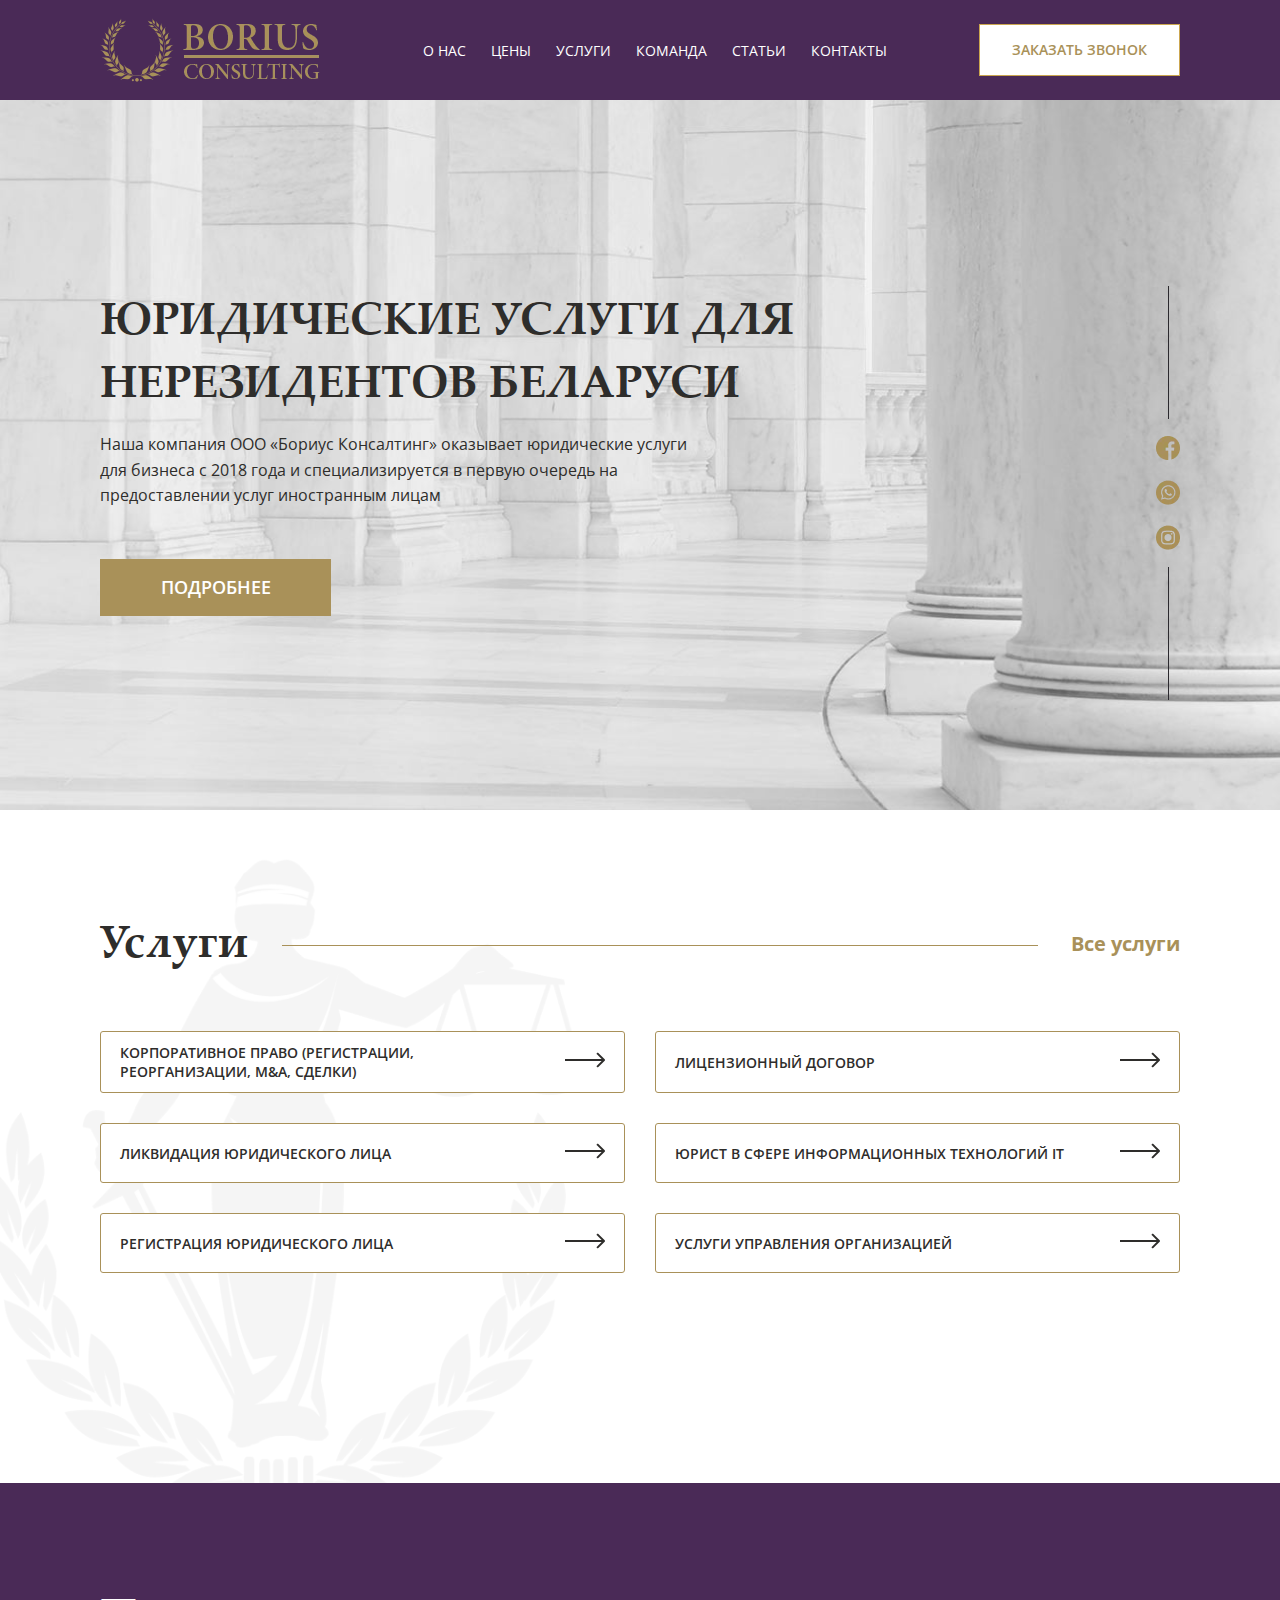
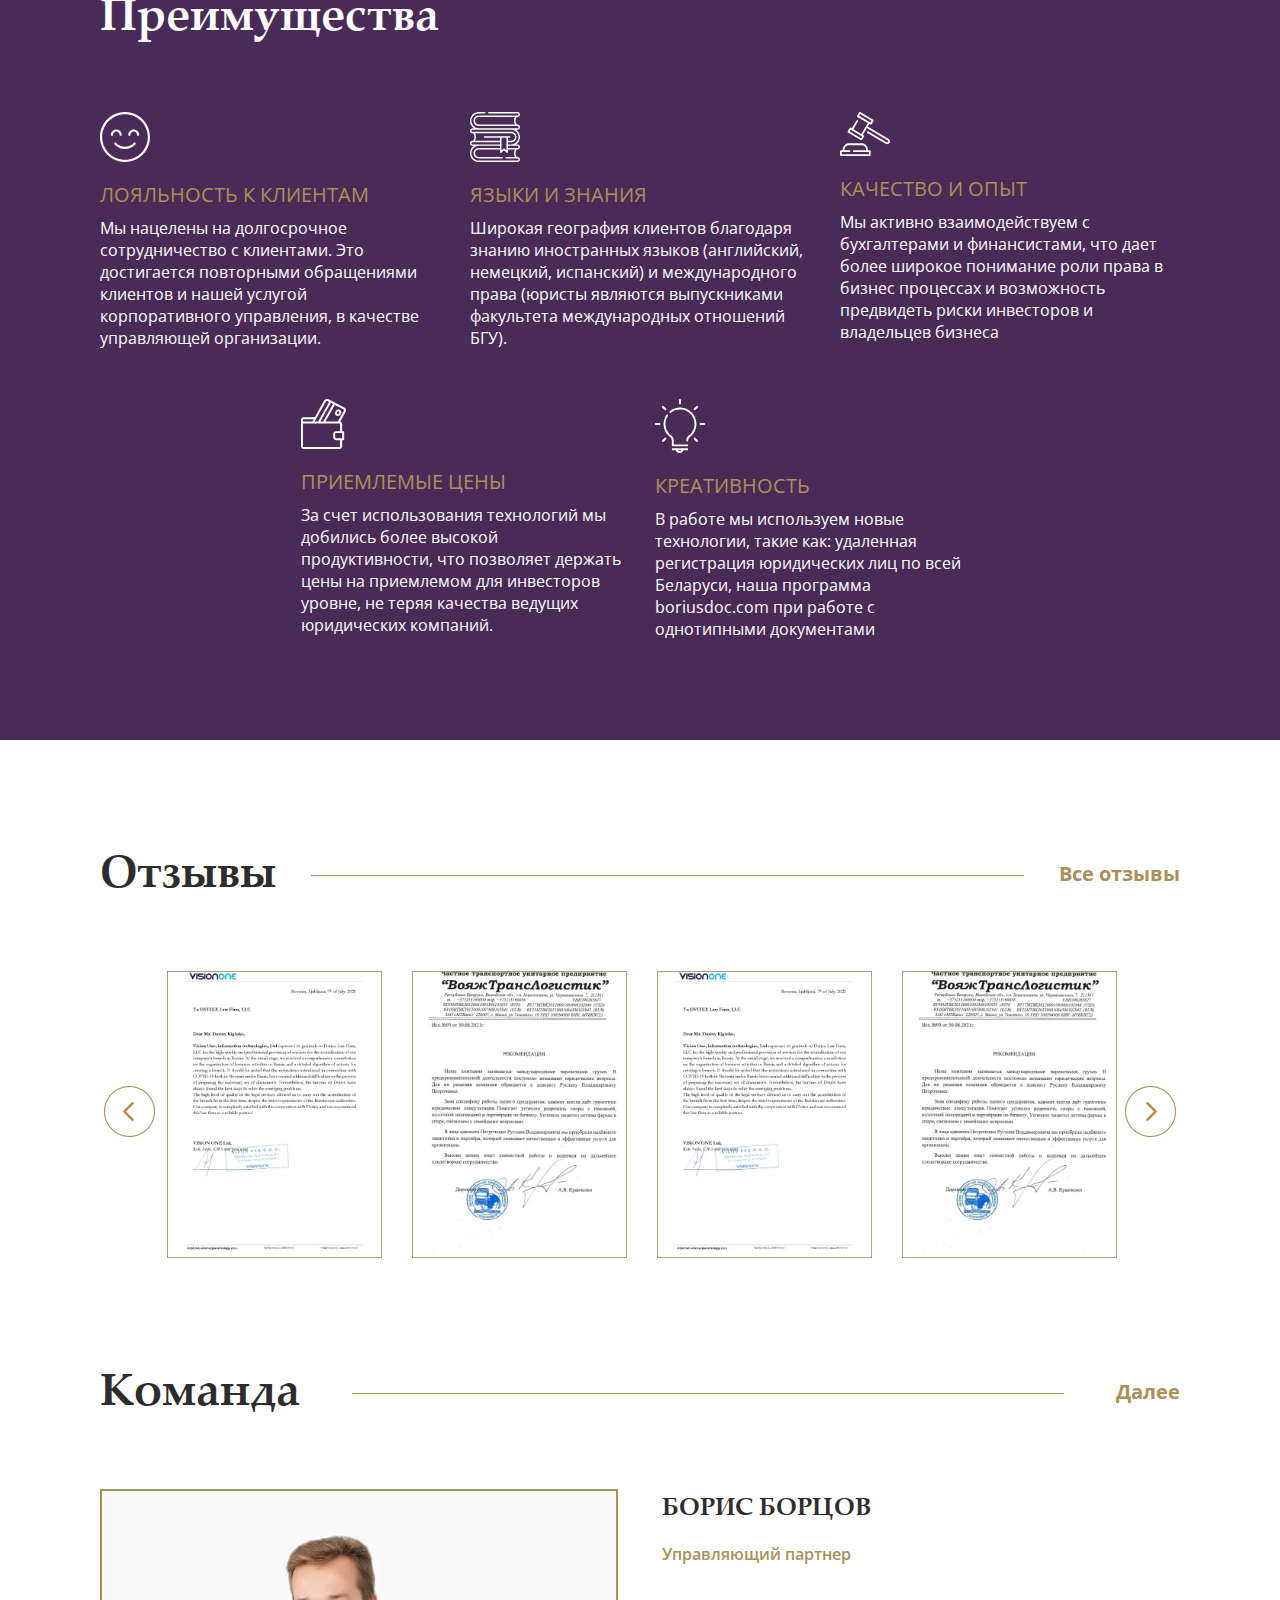
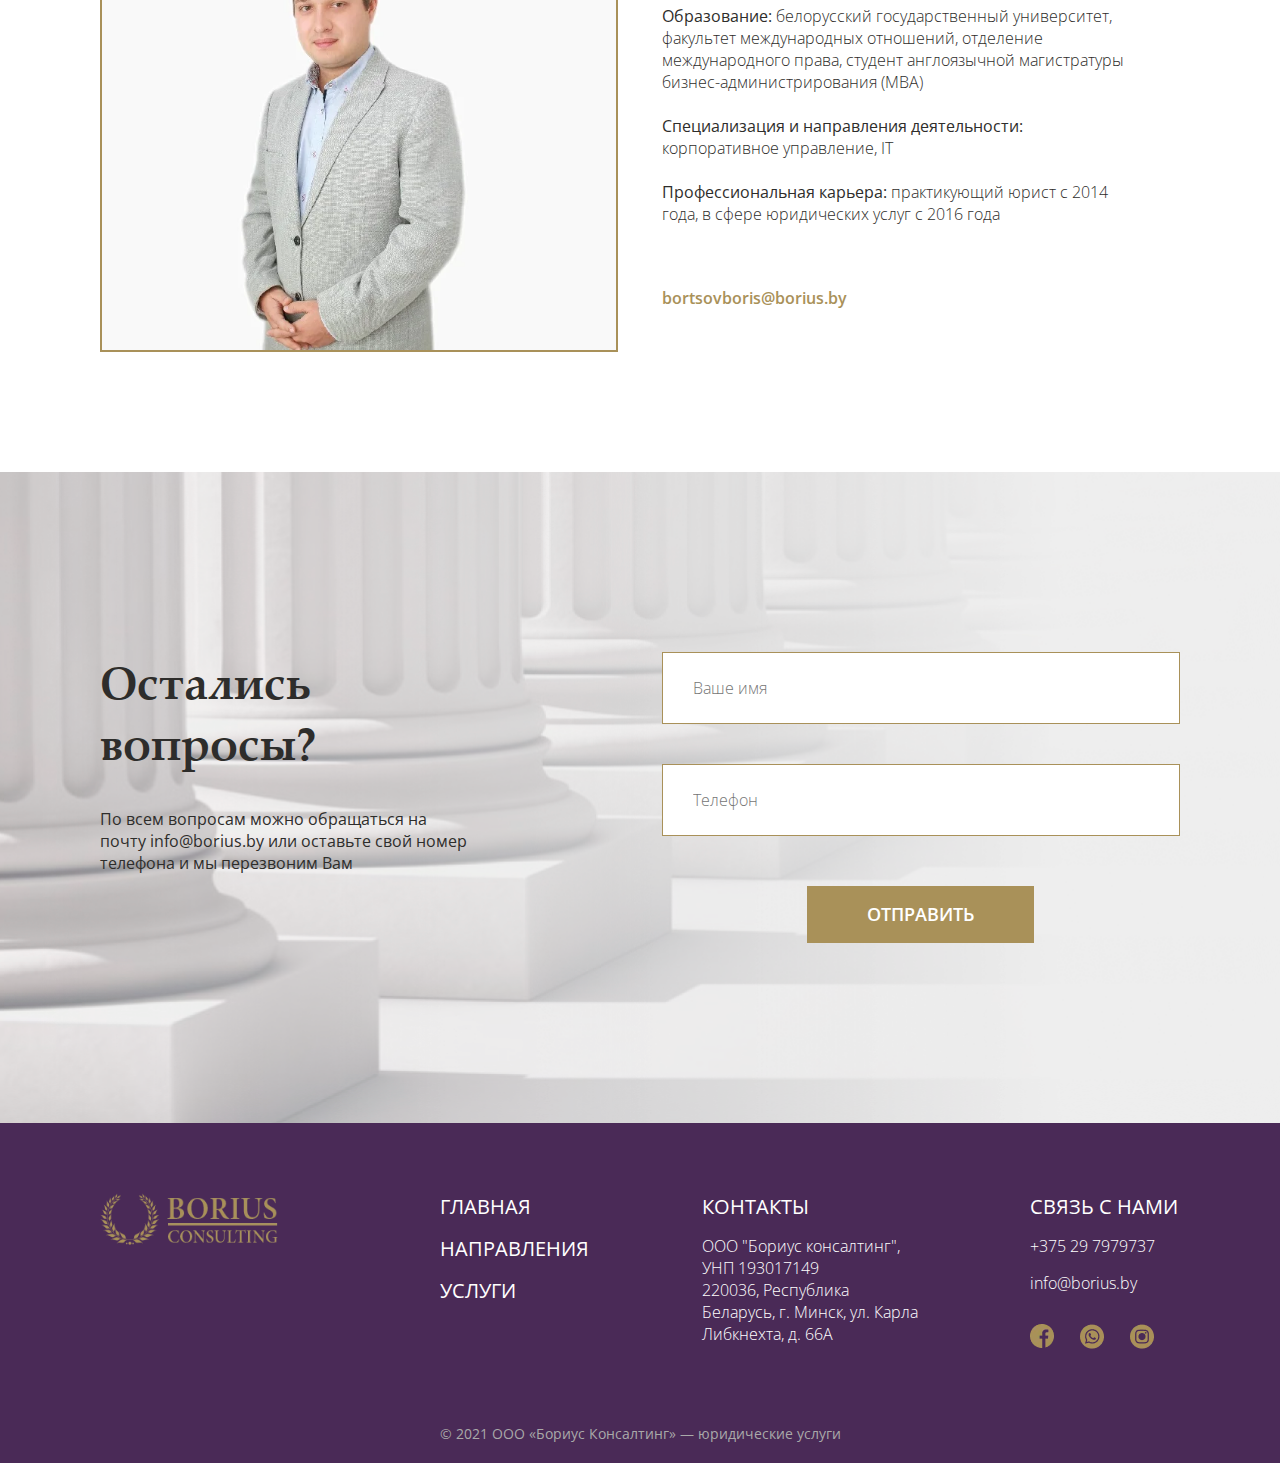
<file: index.html>
<!doctype html><html lang="en"><head>    <meta charset="UTF-8">    <meta name="viewport"          content="width=device-width, user-scalable=no, initial-scale=1.0, maximum-scale=1.0, minimum-scale=1.0">    <meta http-equiv="X-UA-Compatible" content="ie=edge">    <link rel="shortcut icon" href="img/favicon.ico" type="image/x-icon">    <link rel="stylesheet" href="css/style.min.css">    <link rel="stylesheet" href="css/slick.css">    <title>BoriusBy</title></head><body class="page_fix"><header class="header">    <div class="container">        <div class="header-wrap">            <a href="/" class="logo"><picture><source srcset="img/head_logo.webp" type="image/webp"><img src="img/head_logo.png" alt=""></picture></a>            <nav class="header-menu_nav">                <div class="mobile_nav-logo">                    <a href="/" class="mob_logo"><picture><source srcset="img/head_logo_mob.webp" type="image/webp"><img src="img/head_logo_mob.png" alt="logo"></picture></a>                </div>                <ul class="header-menu">                    <li><a href="#" class="menu-links">О нас</a></li>                    <li><a href="#" class="menu-links">цены</a></li>                    <li class="header-drop">                        <a href="#" class="menu-links">услуги</a>                        <span class="arrow"></span>                        <ul class="header_drop_links">                            <li><a href="#">Корпоративное право</a></li>                            <li><a href="#">Лицензионный договор</a></li>                            <li><a href="#">Ликвидация юридического лица</a></li>                            <li><a href="#">Юрист в сфере IT</a></li>                            <li><a href="#">Регистрация юридического лица</a></li>                            <li><a href="#">Услуги управления организацией</a></li>                        </ul>                    </li>                    <li><a href="#" class="menu-links">команда</a></li>                    <li><a href="#" class="menu-links">статьи</a></li>                    <li><a href="#" class="menu-links">контакты</a></li>                </ul>                <a href="#" class="callback_mob">заказать звонок</a>            </nav>            <a href="#" class="callback">заказать звонок</a>            <div class="mobile-menu">                <span class="mobile-menu__icon"></span>            </div>        </div>    </div></header><main class="index">    <section class="index-banner">        <div class="container">            <div class="banner-wrap">                <div class="banner-text">                    <h1>Юридические услуги для нерезидентов Беларуси</h1>                    <p>Наша компания ООО «Бориус Консалтинг» оказывает юридические                        услуги для бизнеса с 2018 года и специализируется в первую                        очередь на предоставлении услуг иностранным лицам                    </p>                    <a href="#">Подробнее</a>                    <a href="#" class="mobile_callback">заказать звонок</a>                </div>                <div class="banner-links">                    <hr width="1" size="135">                    <a href="#" class="links"><picture><source srcset="img/face.webp" type="image/webp"><img src="img/face.png" alt=""></picture></a>                    <a href="#" class="links"><picture><source srcset="img/wap.webp" type="image/webp"><img src="img/wap.png" alt=""></picture></a>                    <a href="#" class="links mb0"><picture><source srcset="img/inst.webp" type="image/webp"><img src="img/inst.png" alt=""></picture></a>                    <hr width="1" size="135" class="mb0">                </div>            </div>        </div>    </section>    <section class="index-services">        <div class="container">            <div class="services-wrap">                <div class="services-head">                    <h2>Услуги</h2>                    <hr>                    <a href="#">Все услуги</a>                </div>                <div class="services-items">                    <div class="item">                        <a href="#" class="text">Корпоративное право (регистрации, реорганизации, M&A, сделки)</a>                        <a href="#" class="arrow">                            <svg width="40" height="16" viewBox="0 0 40 16" fill="none" xmlns="http://www.w3.org/2000/svg">                                <path d="M39.7071 8.70711C40.0976 8.31659 40.0976 7.68342 39.7071 7.2929L33.3431 0.928935C32.9526 0.538411 32.3195 0.538411 31.9289 0.928935C31.5384 1.31946 31.5384 1.95262 31.9289 2.34315L37.5858 8L31.9289 13.6569C31.5384 14.0474 31.5384 14.6805 31.9289 15.0711C32.3195 15.4616 32.9526 15.4616 33.3431 15.0711L39.7071 8.70711ZM-8.74229e-08 9L39 9L39 7L8.74229e-08 7L-8.74229e-08 9Z" fill="#2E2D2B"/>                            </svg>                        </a>                    </div>                    <div class="item">                        <a href="#" class="text">Лицензионный договор</a>                        <a href="#" class="arrow">                            <svg width="40" height="16" viewBox="0 0 40 16" fill="none" xmlns="http://www.w3.org/2000/svg">                                <path d="M39.7071 8.70711C40.0976 8.31659 40.0976 7.68342 39.7071 7.2929L33.3431 0.928935C32.9526 0.538411 32.3195 0.538411 31.9289 0.928935C31.5384 1.31946 31.5384 1.95262 31.9289 2.34315L37.5858 8L31.9289 13.6569C31.5384 14.0474 31.5384 14.6805 31.9289 15.0711C32.3195 15.4616 32.9526 15.4616 33.3431 15.0711L39.7071 8.70711ZM-8.74229e-08 9L39 9L39 7L8.74229e-08 7L-8.74229e-08 9Z" fill="#2E2D2B"/>                            </svg>                        </a>                    </div>                    <div class="item">                        <a href="#" class="text">Ликвидация юридического лица</a>                        <a href="#" class="arrow">                            <svg width="40" height="16" viewBox="0 0 40 16" fill="none" xmlns="http://www.w3.org/2000/svg">                                <path d="M39.7071 8.70711C40.0976 8.31659 40.0976 7.68342 39.7071 7.2929L33.3431 0.928935C32.9526 0.538411 32.3195 0.538411 31.9289 0.928935C31.5384 1.31946 31.5384 1.95262 31.9289 2.34315L37.5858 8L31.9289 13.6569C31.5384 14.0474 31.5384 14.6805 31.9289 15.0711C32.3195 15.4616 32.9526 15.4616 33.3431 15.0711L39.7071 8.70711ZM-8.74229e-08 9L39 9L39 7L8.74229e-08 7L-8.74229e-08 9Z" fill="#2E2D2B"/>                            </svg>                        </a>                    </div>                    <div class="item">                        <a href="#" class="text">Юрист в сфере информационных технологий IT</a>                        <a href="#" class="arrow">                            <svg width="40" height="16" viewBox="0 0 40 16" fill="none" xmlns="http://www.w3.org/2000/svg">                                <path d="M39.7071 8.70711C40.0976 8.31659 40.0976 7.68342 39.7071 7.2929L33.3431 0.928935C32.9526 0.538411 32.3195 0.538411 31.9289 0.928935C31.5384 1.31946 31.5384 1.95262 31.9289 2.34315L37.5858 8L31.9289 13.6569C31.5384 14.0474 31.5384 14.6805 31.9289 15.0711C32.3195 15.4616 32.9526 15.4616 33.3431 15.0711L39.7071 8.70711ZM-8.74229e-08 9L39 9L39 7L8.74229e-08 7L-8.74229e-08 9Z" fill="#2E2D2B"/>                            </svg>                        </a>                    </div>                    <div class="item">                        <a href="#" class="text">Регистрация юридического лица</a>                        <a href="#" class="arrow">                            <svg width="40" height="16" viewBox="0 0 40 16" fill="none" xmlns="http://www.w3.org/2000/svg">                                <path d="M39.7071 8.70711C40.0976 8.31659 40.0976 7.68342 39.7071 7.2929L33.3431 0.928935C32.9526 0.538411 32.3195 0.538411 31.9289 0.928935C31.5384 1.31946 31.5384 1.95262 31.9289 2.34315L37.5858 8L31.9289 13.6569C31.5384 14.0474 31.5384 14.6805 31.9289 15.0711C32.3195 15.4616 32.9526 15.4616 33.3431 15.0711L39.7071 8.70711ZM-8.74229e-08 9L39 9L39 7L8.74229e-08 7L-8.74229e-08 9Z" fill="#2E2D2B"/>                            </svg>                        </a>                    </div>                    <div class="item">                        <a href="#" class="text">Услуги управления организацией</a>                        <a href="#" class="arrow">                            <svg width="40" height="16" viewBox="0 0 40 16" fill="none" xmlns="http://www.w3.org/2000/svg">                                <path d="M39.7071 8.70711C40.0976 8.31659 40.0976 7.68342 39.7071 7.2929L33.3431 0.928935C32.9526 0.538411 32.3195 0.538411 31.9289 0.928935C31.5384 1.31946 31.5384 1.95262 31.9289 2.34315L37.5858 8L31.9289 13.6569C31.5384 14.0474 31.5384 14.6805 31.9289 15.0711C32.3195 15.4616 32.9526 15.4616 33.3431 15.0711L39.7071 8.70711ZM-8.74229e-08 9L39 9L39 7L8.74229e-08 7L-8.74229e-08 9Z" fill="#2E2D2B"/>                            </svg>                        </a>                    </div>                </div>            </div>        </div>    </section>    <section class="index-benefits">        <div class="container">            <div class="benefits-wrap">                <h2>Преимущества</h2>                <div class="benefits-items">                    <div class="first-col">                        <div class="item">                            <svg width="50" height="50" viewBox="0 0 50 50" fill="none" xmlns="http://www.w3.org/2000/svg">                                <path fill-rule="evenodd" clip-rule="evenodd" d="M0 25C0 11.2152 11.2152 0 25 0C38.7848 0 50 11.2152 50 25C50 38.7848 38.7848 50 25 50C11.2152 50 0 38.7848 0 25ZM2.17391 25C2.17391 37.587 12.413 47.8261 25 47.8261C37.587 47.8261 47.8261 37.587 47.8261 25C47.8261 12.413 37.587 2.17391 25 2.17391C12.413 2.17391 2.17391 12.413 2.17391 25ZM33.9728 30.7956C34.3717 30.3489 35.0597 30.3097 35.5075 30.7108C35.9543 31.1108 35.9923 31.7978 35.5923 32.2456C32.9141 35.238 29.0532 36.9554 24.9999 36.9554C20.9478 36.9554 17.0869 35.2391 14.4076 32.2456C14.0076 31.7978 14.0445 31.1108 14.4923 30.7108C14.9402 30.3097 15.626 30.3489 16.0271 30.7956C18.2945 33.3293 21.5652 34.7815 24.9999 34.7815C28.4358 34.7815 31.7054 33.3293 33.9728 30.7956ZM33.6958 17.3906C30.699 17.3906 28.261 19.8287 28.261 22.8254C28.261 23.4254 28.7479 23.9124 29.3479 23.9124C29.9479 23.9124 30.4349 23.4254 30.4349 22.8254C30.4349 21.0276 31.8979 19.5645 33.6958 19.5645C35.4936 19.5645 36.9566 21.0276 36.9566 22.8254C36.9566 23.4254 37.4436 23.9124 38.0436 23.9124C38.6436 23.9124 39.1306 23.4254 39.1306 22.8254C39.1306 19.8287 36.6925 17.3906 33.6958 17.3906ZM20.6522 23.9124C20.0522 23.9124 19.5653 23.4254 19.5653 22.8254C19.5653 21.0276 18.1022 19.5645 16.3044 19.5645C14.5066 19.5645 13.0435 21.0276 13.0435 22.8254C13.0435 23.4254 12.5566 23.9124 11.9566 23.9124C11.3566 23.9124 10.8696 23.4254 10.8696 22.8254C10.8696 19.8287 13.3077 17.3906 16.3044 17.3906C19.3012 17.3906 21.7392 19.8287 21.7392 22.8254C21.7392 23.4254 21.2522 23.9124 20.6522 23.9124Z" fill="white"/>                            </svg>                            <h5>Лояльность к клиентам</h5>                            <p>Мы нацелены на долгосрочное сотрудничество с клиентами.                                Это достигается повторными обращениями клиентов и нашей услугой корпоративного управления,                                в качестве управляющей организации.                            </p>                        </div>                        <div class="item">                            <svg width="50" height="50" viewBox="0 0 50 50" fill="none" xmlns="http://www.w3.org/2000/svg">                                <path d="M50 15.1104C50 13.7288 48.8774 12.6048 47.4977 12.6048H46.6904C45.9202 11.4836 45.5141 10.1764 45.5141 8.80801C45.5141 7.43965 45.9202 6.13242 46.6905 5.01113H47.4977C50.7181 5.01113 50.7401 0 47.4977 0H18.7456C17.7986 0 17.7986 1.46484 18.7456 1.46484H47.4977C48.7962 1.46484 48.8552 3.54629 47.4977 3.54629H8.79307C5.89639 3.54629 3.53984 5.90664 3.53984 8.80801C3.53984 11.7093 5.89648 14.0696 8.79307 14.0696H47.4977C48.8212 14.0696 48.8339 16.2326 47.4977 16.2326H41.2069H8.79307C6.84619 16.2326 5.0083 15.4548 3.61797 14.0425C2.22949 12.6322 1.46484 10.7731 1.46484 8.80801C1.46484 4.75898 4.75225 1.46484 8.79307 1.46484H14.8431C15.79 1.46484 15.79 0 14.8431 0H8.79307C3.94453 0 0 3.95127 0 8.80801C0 11.1601 0.91416 13.384 2.57402 15.0702C3.00752 15.5105 3.47812 15.8981 3.97754 16.2326H2.50234C1.12256 16.2327 0 17.3566 0 18.7384C0 20.1199 1.12256 21.2439 2.50234 21.2439H3.30947C4.07979 22.3651 4.48594 23.6723 4.48594 25.0407C4.48594 26.4092 4.07979 27.7163 3.30947 28.8376H2.50234C1.12256 28.8376 0 29.9616 0 31.3432C0 32.7247 1.12256 33.8487 2.50234 33.8487H3.94307C1.56865 35.4275 0 38.1295 0 41.192C0 46.0487 3.94453 50 8.79307 50H47.4977C50.7181 50 50.7401 44.9888 47.4977 44.9888H46.6904C45.9202 43.8676 45.5141 42.5604 45.5141 41.192C45.5141 39.8236 45.9202 38.5165 46.6904 37.3952H47.4977C50.7181 37.3952 50.7401 32.384 47.4977 32.384H46.0569C48.4313 30.8051 50 28.1031 50 25.0407C50 21.9783 48.4313 19.2764 46.0569 17.6976H47.4977C48.8541 17.6976 50 16.5128 50 15.1104ZM5.00469 8.80801C5.00469 6.71445 6.7042 5.01113 8.79307 5.01113H44.9823C44.3693 6.17607 44.0492 7.46787 44.0492 8.80801C44.0492 10.148 44.3693 11.4398 44.9822 12.6048H8.79307C6.7041 12.6048 5.00469 10.9016 5.00469 8.80801ZM5.01768 21.2439H41.2069C43.2959 21.2439 44.9953 22.9472 44.9953 25.0407C44.9953 27.1343 43.2958 28.8376 41.2069 28.8376H37.9354V25.7731H39.686C40.633 25.7731 40.633 24.3083 39.686 24.3083H14.4615C13.5146 24.3083 13.5146 25.7731 14.4615 25.7731H30.0374V28.8376H5.01768C5.63066 27.6727 5.95078 26.3809 5.95078 25.0407C5.95078 23.7006 5.63057 22.4089 5.01768 21.2439ZM31.5022 25.7731H36.4705V38.4957L34.5518 36.6421C34.2715 36.3713 33.8283 36.3675 33.5433 36.6332L31.5023 38.5369V25.7731H31.5022ZM2.50234 32.3839C1.93027 32.3839 1.46484 31.917 1.46484 31.3432C1.46484 30.7693 1.93027 30.3024 2.50234 30.3024H30.0374V32.3839H2.50234ZM44.9823 44.9888H36.1328C35.1858 44.9888 35.1858 46.4536 36.1328 46.4536H47.4977C48.7962 46.4536 48.8552 48.5352 47.4977 48.5352H8.79307C4.75225 48.5352 1.46484 45.241 1.46484 41.192C1.46484 37.143 4.75225 33.8488 8.79307 33.8488H30.0374V35.9304H8.79307C5.89639 35.9304 3.53984 38.2907 3.53984 41.192C3.53984 44.0933 5.89648 46.4536 8.79307 46.4536H32.2241C33.1711 46.4536 33.1711 44.9888 32.2241 44.9888H8.79307C6.7041 44.9888 5.00469 43.2855 5.00469 41.192C5.00469 39.0984 6.7042 37.3952 8.79307 37.3952H30.0374V40.2217C30.0374 40.8496 30.8103 41.1856 31.2694 40.7572L34.034 38.1786L36.694 40.7483C37.161 41.1999 37.9354 40.8478 37.9354 40.2216V37.3951H44.9823C44.3694 38.5601 44.0493 39.8518 44.0493 41.1919C44.0493 42.532 44.3694 43.8238 44.9823 44.9888ZM47.4977 33.8487C48.7963 33.8487 48.8552 35.9303 47.4977 35.9303H37.9354V33.8487H41.2069H47.4977ZM48.5352 25.0407C48.5352 29.0897 45.2478 32.3839 41.2069 32.3839H37.9354V30.3024H41.2069C44.1036 30.3024 46.4602 27.9421 46.4602 25.0407C46.4602 22.1395 44.1035 19.7791 41.2069 19.7791H2.50234C1.93027 19.7791 1.46484 19.3122 1.46484 18.7384C1.46484 18.1645 1.93027 17.6976 2.50234 17.6976H8.79307H41.2069C45.2478 17.6976 48.5352 20.9917 48.5352 25.0407Z" fill="white"/>                            </svg>                            <h5>Языки и знания</h5>                            <p>Широкая география клиентов благодаря знанию иностранных языков (английский, немецкий,                                испанский) и международного права (юристы являются выпускниками факультета международных                                отношений БГУ).                            </p>                        </div>                        <div class="item">                            <svg width="50" height="44" viewBox="0 0 50 44" fill="none" xmlns="http://www.w3.org/2000/svg">                                <path fill-rule="evenodd" clip-rule="evenodd" d="M27.7663 14.5797L48.6221 26.9602H48.6229C49.2664 27.3421 49.7309 27.9624 49.9142 28.6845C50.0975 29.4067 49.9845 30.1717 49.6002 30.8111C49.2158 31.4506 48.5916 31.9121 47.8647 32.0942C47.1379 32.2764 46.368 32.1641 45.7245 31.7822L27.4498 20.9353C27.3484 20.8769 27.2596 20.7991 27.1887 20.7063C27.1178 20.6136 27.0661 20.5078 27.0366 20.395C27.0072 20.2823 27.0006 20.1649 27.0173 20.0496C27.0339 19.9343 27.0734 19.8234 27.1336 19.7234C27.1937 19.6234 27.2732 19.5363 27.3675 19.4671C27.4618 19.3979 27.569 19.348 27.6828 19.3203C27.7967 19.2926 27.915 19.2876 28.0308 19.3057C28.1466 19.3238 28.2576 19.3646 28.3574 19.4257L46.6314 30.2748C46.7505 30.3454 46.8824 30.3921 47.0196 30.4121C47.1569 30.4321 47.2968 30.4251 47.4313 30.3914C47.5658 30.3577 47.6923 30.298 47.8036 30.2157C47.9148 30.1334 48.0087 30.0301 48.0798 29.9118C48.151 29.7935 48.1979 29.6624 48.2181 29.526C48.2382 29.3896 48.2311 29.2507 48.1972 29.117C48.1633 28.9834 48.1032 28.8577 48.0204 28.7471C47.9376 28.6365 47.8336 28.5432 47.7145 28.4726L26.8587 16.0921L22.8162 22.8127L23.8187 23.4078C23.9185 23.4671 24.0057 23.5454 24.0751 23.6381C24.1445 23.7309 24.1949 23.8363 24.2233 23.9484C24.2517 24.0605 24.2576 24.1771 24.2406 24.2914C24.2237 24.4058 24.1842 24.5157 24.1245 24.6149L22.1819 27.8458C22.0615 28.046 21.866 28.1904 21.6385 28.2474C21.4109 28.3044 21.1699 28.2693 20.9684 28.1497L8.01624 20.4633C7.81479 20.3437 7.6694 20.1495 7.61204 19.9233C7.55469 19.6972 7.59007 19.4578 7.7104 19.2576L9.65305 16.0246C9.77356 15.8246 9.96901 15.6802 10.1965 15.6233C10.424 15.5663 10.665 15.6013 10.8665 15.7207L11.869 16.3158L16.6541 8.35785C16.7761 8.16106 16.9712 8.01992 17.1971 7.96496C17.4231 7.91 17.6617 7.94564 17.8614 8.06417C18.0611 8.18271 18.2058 8.3746 18.2642 8.59833C18.3226 8.82206 18.2899 9.05963 18.1734 9.25965L13.389 17.2176L21.3005 21.9109L27.8137 11.0724L17.3833 4.88217C17.1818 4.76257 17.0365 4.56836 16.9791 4.34226C16.9217 4.11615 16.9571 3.87667 17.0775 3.67649L19.0293 0.428022C19.1498 0.228002 19.3453 0.0836622 19.5728 0.0266885C19.8003 -0.0302852 20.0412 0.00476309 20.2428 0.124139L33.1949 7.81128C33.3962 7.93101 33.5415 8.12521 33.5988 8.35126C33.6562 8.57731 33.6209 8.81673 33.5008 9.01696L31.5482 12.264C31.4277 12.464 31.2323 12.6084 31.0048 12.6654C30.7773 12.7223 30.5363 12.6873 30.3348 12.5679L29.333 11.9735L27.7663 14.5797ZM31.527 8.87135L20.0948 2.08602L19.0527 3.8235L30.482 10.6088L31.527 8.87135ZM9.6835 19.4039L21.1157 26.1892L22.15 24.4672L11.7203 18.277L10.7185 17.6826L9.6835 19.4039ZM27.9582 38.1497H29.7677C29.8841 38.1494 29.9994 38.172 30.107 38.216C30.2146 38.2601 30.3124 38.3248 30.3948 38.4065C30.4772 38.4882 30.5426 38.5852 30.5872 38.692C30.6318 38.7988 30.6548 38.9134 30.6548 39.029V43.1195C30.6548 43.3527 30.5615 43.5763 30.3956 43.7412C30.2296 43.9061 30.0045 43.9988 29.7698 43.9988H0.884953C0.650249 43.9988 0.425158 43.9061 0.259198 43.7412C0.0932366 43.5763 0 43.3527 0 43.1195V39.029C0 38.7958 0.0932366 38.5721 0.259198 38.4072C0.425158 38.2423 0.650249 38.1497 0.884953 38.1497H2.69521V37.7888C2.69709 36.0864 3.37851 34.4542 4.59 33.2504C5.80149 32.0465 7.4441 31.3692 9.1575 31.3672H21.4952C23.2087 31.369 24.8515 32.0462 26.0631 33.2501C27.2748 34.454 27.9563 36.0863 27.9582 37.7888V38.1497ZM1.76778 42.2402H28.8828V39.9083H13.6722C13.4375 39.9083 13.2124 39.8157 13.0464 39.6508C12.8805 39.4859 12.7872 39.2622 12.7872 39.029C12.7872 38.7958 12.8805 38.5721 13.0464 38.4072C13.2124 38.2423 13.4375 38.1497 13.6722 38.1497H26.1882V37.7888C26.1869 36.5525 25.6921 35.3672 24.8122 34.493C23.9324 33.6188 22.7394 33.1271 21.4952 33.1258H9.1575C7.91334 33.1273 6.72058 33.619 5.84089 34.4932C4.9612 35.3674 4.46643 36.5526 4.46512 37.7888V38.1497H9.51289C9.7476 38.1497 9.97269 38.2423 10.1387 38.4072C10.3046 38.5721 10.3978 38.7958 10.3978 39.029C10.3978 39.2622 10.3046 39.4859 10.1387 39.6508C9.97269 39.8157 9.7476 39.9083 9.51289 39.9083H1.76778V42.2402Z" fill="white"/>                            </svg>                            <h5>Качество и опыт</h5>                            <p>Мы активно взаимодействуем с бухгалтерами                                и финансистами, что дает более широкое понимание роли права                                в бизнес процессах и возможность предвидеть риски инвесторов и владельцев бизнеса                            </p>                        </div>                    </div>                    <div class="second-col">                        <div class="item">                            <svg width="45" height="50" viewBox="0 0 45 50" fill="none" xmlns="http://www.w3.org/2000/svg">                                <path fill-rule="evenodd" clip-rule="evenodd" d="M27.4785 0.34589L43.3146 8.61152C44.8794 9.45618 45.4428 11.3265 44.6291 12.8348L39.1208 22.6691C40.2475 22.9105 41.1238 23.9361 41.1238 25.0824V32.1414H42.1879C42.7513 32.1414 43.1894 32.5637 43.1894 33.1067V40.2864C43.1894 40.8294 42.7513 41.2517 42.1879 41.2517H41.1238V47.5263C41.1238 48.914 39.9971 50 38.5575 50H2.56633C1.12668 50 0 48.914 0 47.5263V25.0221V20.6781C0 19.2905 1.12668 18.2045 2.56633 18.2045H13.8331L23.0969 1.61288C23.9107 0.16489 25.9762 -0.43844 27.4785 0.34589ZM22.158 22.6088L32.0478 4.9312L29.9196 3.84521L19.3413 22.6088H22.158ZM26.5396 2.03522C25.9762 1.73355 25.2251 1.97488 24.9121 2.51788L13.6453 22.6088H17.088L28.1044 2.87988L26.5396 2.03522ZM2.50373 20.1351C2.19077 20.1351 1.94039 20.4368 1.94039 20.6178V22.6088C2.12817 22.5485 2.31595 22.5485 2.50373 22.5485H11.3294L12.7064 20.1351H2.50373ZM38.4949 48.0693C38.8079 48.0693 39.0582 47.828 39.0582 47.5263V41.2517H35.1775C33.55 41.2517 32.173 39.9847 32.173 38.3557V35.0374C32.173 33.4687 33.4874 32.1414 35.1775 32.1414H38.9957V25.0824C38.9957 24.7808 38.7453 24.5394 38.4323 24.5394H37.3682H23.2847H15.9613H11.9553H2.50373C2.19077 24.5394 1.94039 24.7808 1.94039 25.0824V47.5263C1.94039 47.828 2.19077 48.0693 2.50373 48.0693H38.4949ZM41.1238 34.0721H41.0612H35.1775C34.6141 34.0721 34.176 34.4944 34.176 35.0374V38.3557C34.176 38.8987 34.6141 39.321 35.1775 39.321H41.0612H41.1238V34.0721ZM36.8049 22.6088L42.8138 11.8695C43.1268 11.3265 42.939 10.6025 42.3131 10.3612L33.8004 5.89653L24.4114 22.6088H36.8049ZM38.4947 10.7212L38.9955 10.9625C40.2473 11.6262 40.7481 13.1949 40.1221 14.4619L39.4962 15.6082C38.9955 16.3925 38.1192 16.9355 37.1177 16.9355C36.6795 16.9355 36.2414 16.8148 35.8658 16.6338L35.3651 16.3925C34.7391 16.0909 34.2384 15.5479 34.0506 14.8842C33.8002 14.2205 33.9254 13.4965 34.2384 12.8932L34.8643 11.7469C35.5528 10.5402 37.2429 10.0575 38.4947 10.7212ZM37.681 14.7032L38.3069 13.5569C38.4321 13.1949 38.3069 12.8329 38.0566 12.5915L37.5558 12.3502C37.4306 12.2899 37.368 12.2899 37.2429 12.2899C36.9925 12.2899 36.7421 12.4709 36.6169 12.6519L35.991 13.7982C35.8658 13.9189 35.8658 14.0999 35.9284 14.2809C35.991 14.4015 36.1162 14.5825 36.2414 14.6429L36.7421 14.9445C37.0551 15.1255 37.4932 15.0049 37.681 14.7032Z" fill="white"/>                            </svg>                            <h5>Приемлемые цены</h5>                            <p>За счет использования технологий мы добились более высокой продуктивности,                                что позволяет держать цены на приемлемом для инвесторов уровне,                                не теряя качества ведущих юридических компаний.                            </p>                        </div>                        <div class="item">                            <svg width="50" height="54" viewBox="0 0 50 54" fill="none" xmlns="http://www.w3.org/2000/svg">                                <path fill-rule="evenodd" clip-rule="evenodd" d="M25.6762 5.0761C25.4968 5.25533 25.2534 5.35603 24.9997 5.35603C24.7459 5.35603 24.5026 5.25533 24.3232 5.0761C24.1438 4.89686 24.043 4.65376 24.043 4.40028V0.955751C24.043 0.70227 24.1438 0.459172 24.3232 0.279934C24.5026 0.100696 24.7459 0 24.9997 0C25.2534 0 25.4968 0.100696 25.6762 0.279934C25.8556 0.459172 25.9564 0.70227 25.9564 0.955751V4.40028C25.9564 4.65376 25.8556 4.89686 25.6762 5.0761ZM25.6822 8.56691C29.6547 8.72537 33.4333 10.324 36.3114 13.0638C38.0433 14.7042 39.3967 16.7018 40.2774 18.9176C41.1581 21.1335 41.545 23.5144 41.4112 25.8948C41.2774 28.2752 40.6261 30.5979 39.5025 32.7013C38.379 34.8047 36.8103 36.6384 34.9054 38.0747C34.3628 38.5008 33.9257 39.0461 33.6281 39.6683C33.3305 40.2904 33.1804 40.9727 33.1895 41.6622C33.1895 41.9157 33.0887 42.1588 32.9093 42.338C32.7298 42.5172 32.4865 42.6179 32.2328 42.6179C31.979 42.6179 31.7357 42.5172 31.5563 42.338C31.3768 42.1588 31.276 41.9157 31.276 41.6622C31.2674 40.6776 31.486 39.7042 31.9148 38.8176C32.3437 37.931 32.9713 37.1551 33.749 36.5501C35.282 35.3922 36.5695 33.9415 37.5364 32.2822C38.5034 30.6229 39.1305 28.7882 39.3815 26.8847C39.6324 24.9811 39.5022 23.0468 38.9982 21.194C38.4943 19.3412 37.6268 17.6069 36.4461 16.092C35.2654 14.577 33.7951 13.3116 32.1205 12.3693C30.446 11.427 28.6007 10.8266 26.6919 10.603C24.7831 10.3794 22.8488 10.537 21.0015 11.0667C19.1542 11.5964 17.4307 12.4876 15.9312 13.6885C15.7333 13.8408 15.4836 13.9097 15.2356 13.8805C14.9875 13.8514 14.7607 13.7265 14.6036 13.5325C14.4465 13.3385 14.3715 13.0908 14.3948 12.8424C14.418 12.5939 14.5376 12.3644 14.728 12.2029C17.8156 9.70103 21.7098 8.40846 25.6822 8.56691ZM18.7238 45.4522H32.2318L32.2326 45.4506C32.4863 45.4506 32.7297 45.5513 32.9091 45.7306C33.0885 45.9098 33.1893 46.1529 33.1893 46.4064C33.1893 46.6599 33.0885 46.903 32.9091 47.0822C32.7297 47.2615 32.4863 47.3622 32.2326 47.3622H17.7671C17.5134 47.3622 17.27 47.2615 17.0906 47.0822C16.9112 46.903 16.8104 46.6599 16.8104 46.4064V41.6789C16.8191 40.9841 16.6678 40.2967 16.3683 39.6696C16.0688 39.0425 15.629 38.4926 15.0829 38.0623C11.7144 35.5311 9.4548 31.7977 8.77595 27.6418C8.0971 23.4859 9.05146 19.2286 11.4398 15.7589C11.5885 15.5643 11.8063 15.434 12.0483 15.3951C12.2902 15.3562 12.5379 15.4115 12.7403 15.5497C12.9426 15.6879 13.0841 15.8984 13.1357 16.1378C13.1872 16.3772 13.1448 16.6272 13.0172 16.8362C10.907 19.9008 10.0639 23.6614 10.6639 27.3323C11.2639 31.0033 13.2607 34.3006 16.2371 36.5354C17.019 37.1445 17.6501 37.9253 18.0813 38.8172C18.5125 39.7092 18.7324 40.6884 18.7238 41.6789V45.4522ZM32.2302 49.3164H17.7663C17.5125 49.3164 17.2692 49.4171 17.0898 49.5963C16.9104 49.7756 16.8096 50.0187 16.8096 50.2722C16.8096 50.5256 16.9104 50.7687 17.0898 50.948C17.2692 51.1272 17.5125 51.2279 17.7663 51.2279H20.8744C21.0052 52.0013 21.4055 52.7037 22.0045 53.2107C22.6035 53.7178 23.3628 53.997 24.1479 53.9988H25.0534C25.8385 53.997 26.5978 53.7178 27.1968 53.2107C27.7958 52.7037 28.1961 52.0013 28.3269 51.2279H32.2302C32.484 51.2279 32.7273 51.1272 32.9067 50.948C33.0862 50.7687 33.187 50.5256 33.187 50.2722C33.187 50.0187 33.0862 49.7756 32.9067 49.5963C32.7273 49.4171 32.484 49.3164 32.2302 49.3164ZM25.0534 52.0873H24.1479C23.8707 52.0867 23.5998 52.005 23.3686 51.8522C23.1373 51.6995 22.956 51.4825 22.8468 51.2279H26.3576C26.2482 51.4829 26.0663 51.7003 25.8345 51.8531C25.6027 52.0058 25.3311 52.0873 25.0534 52.0873ZM41.3245 7.31196L38.886 9.74798C38.7946 9.83611 38.7217 9.94156 38.6715 10.0581C38.6214 10.1747 38.5949 10.3001 38.5938 10.427C38.5926 10.554 38.6168 10.6798 38.6649 10.7973C38.713 10.9148 38.784 11.0215 38.8738 11.1113C38.9636 11.201 39.0704 11.272 39.1879 11.3201C39.3055 11.3682 39.4315 11.3924 39.5585 11.3913C39.6855 11.3903 39.8111 11.3639 39.9278 11.3139C40.0446 11.2638 40.1502 11.191 40.2384 11.0998L42.68 8.66377C42.8594 8.48451 42.9602 8.24138 42.9602 7.98787C42.9602 7.73435 42.8594 7.49122 42.68 7.31196C42.5005 7.1327 42.2571 7.03199 42.0034 7.03199C41.7496 7.03199 41.5062 7.1327 41.3268 7.31196H41.3245ZM45.5944 24.0149H49.0432C49.2969 24.0149 49.5402 24.1156 49.7197 24.2948C49.8991 24.4741 49.9999 24.7172 49.9999 24.9707C49.9999 25.2241 49.8991 25.4672 49.7197 25.6465C49.5402 25.8257 49.2969 25.9264 49.0432 25.9264H45.5944C45.3407 25.9264 45.0973 25.8257 44.9179 25.6465C44.7385 25.4672 44.6377 25.2241 44.6377 24.9707C44.6377 24.7172 44.7385 24.4741 44.9179 24.2948C45.0973 24.1156 45.3407 24.0149 45.5944 24.0149ZM40.2393 38.8465C40.0588 38.6724 39.8171 38.5762 39.5663 38.5784C39.3154 38.5807 39.0755 38.6813 38.8982 38.8585C38.7209 39.0358 38.6203 39.2755 38.6182 39.5261C38.6161 39.7767 38.7126 40.0181 38.8869 40.1983L41.3254 42.6343C41.4142 42.7232 41.5197 42.7937 41.6359 42.8418C41.752 42.89 41.8765 42.9148 42.0022 42.9148C42.1279 42.9149 42.2524 42.8902 42.3686 42.8422C42.4848 42.7942 42.5904 42.7238 42.6793 42.6351C42.7683 42.5463 42.8389 42.4409 42.887 42.3249C42.9352 42.2089 42.96 42.0846 42.9601 41.959C42.9602 41.8334 42.9355 41.709 42.8874 41.5929C42.8394 41.4768 42.7689 41.3714 42.6801 41.2825L40.2393 38.8465ZM7.32029 41.2827L9.76105 38.8466H9.75876C9.84761 38.7579 9.95309 38.6875 10.0692 38.6394C10.1853 38.5914 10.3097 38.5667 10.4353 38.5667C10.561 38.5667 10.6854 38.5914 10.8015 38.6394C10.9176 38.6875 11.0231 38.7579 11.1119 38.8466C11.2008 38.9354 11.2713 39.0408 11.3193 39.1568C11.3674 39.2727 11.3922 39.397 11.3922 39.5226C11.3922 39.6481 11.3674 39.7724 11.3193 39.8883C11.2713 40.0043 11.2008 40.1097 11.1119 40.1985L8.67346 42.6345C8.58461 42.7232 8.47913 42.7937 8.36304 42.8417C8.24695 42.8897 8.12253 42.9144 7.99688 42.9144C7.87122 42.9144 7.7468 42.8897 7.63071 42.8417C7.51462 42.7937 7.40914 42.7232 7.32029 42.6345C7.23144 42.5457 7.16096 42.4403 7.11287 42.3244C7.06479 42.2084 7.04004 42.0841 7.04004 41.9586C7.04004 41.833 7.06479 41.7087 7.11287 41.5928C7.16096 41.4768 7.23144 41.3714 7.32029 41.2827ZM4.40547 24.0149H0.956711C0.702975 24.0149 0.459632 24.1156 0.280214 24.2948C0.100795 24.4741 0 24.7172 0 24.9707C0 25.2241 0.100795 25.4672 0.280214 25.6465C0.459632 25.8257 0.702975 25.9264 0.956711 25.9264H4.40547C4.6592 25.9264 4.90255 25.8257 5.08197 25.6465C5.26138 25.4672 5.36218 25.2241 5.36218 24.9707C5.36218 24.7172 5.26138 24.4741 5.08197 24.2948C4.90255 24.1156 4.6592 24.0149 4.40547 24.0149ZM10.4373 11.3806C10.1835 11.3806 9.94016 11.2799 9.76072 11.1006L7.31996 8.66458C7.14051 8.48502 7.03982 8.2416 7.04004 7.98787C7.04025 7.73414 7.14136 7.49088 7.3211 7.31162C7.50085 7.13236 7.74452 7.03177 7.9985 7.03199C8.25249 7.03221 8.49598 7.1332 8.67542 7.31277L11.1139 9.74879C11.2933 9.92805 11.3941 10.1712 11.3941 10.4247C11.3941 10.6782 11.2933 10.9213 11.1139 11.1006C10.9344 11.2799 10.6911 11.3806 10.4373 11.3806Z" fill="white"/>                            </svg>                            <h5>Креативность</h5>                            <p>В работе мы используем новые технологии, такие как:                                удаленная регистрация юридических лиц по всей Беларуси,                                наша программа boriusdoc.com при работе с однотипными документами                            </p>                        </div>                    </div>                </div>            </div>        </div>    </section>    <section class="index-reviews">        <div class="reviews-wrap">            <div class="container">                <div class="reviews-head">                    <h2>Отзывы</h2>                    <hr>                    <a href="#">Все отзывы</a>                </div>            </div>            <div class="container_slider">                <div class="reviews-slider">                    <div class="slider-item">                        <a href="#"><picture><source srcset="img/slide_1.webp" type="image/webp"><img src="img/slide_1.png" alt=""></picture></a>                    </div>                    <div class="slider-item">                        <a href="#"><picture><source srcset="img/slide_2.webp" type="image/webp"><img src="img/slide_2.png" alt=""></picture></a>                    </div>                    <div class="slider-item">                        <a href="#"><picture><source srcset="img/slide_3.webp" type="image/webp"><img src="img/slide_3.png" alt=""></picture></a>                    </div>                    <div class="slider-item">                        <a href="#"><picture><source srcset="img/slide_4.webp" type="image/webp"><img src="img/slide_4.png" alt=""></picture></a>                    </div>                    <div class="slider-item">                        <a href="#"><picture><source srcset="img/slide_1.webp" type="image/webp"><img src="img/slide_1.png" alt=""></picture></a>                    </div>                </div>            </div>        </div>    </section>    <section class="index-team">        <div class="container">            <div class="team-head">                <h2>Команда</h2>                <hr>                <a href="#">Далее</a>            </div>            <div class="team-content">                <div class="img">                    <picture><source srcset="img/borius.webp" type="image/webp"><img src="img/borius.png" alt=""></picture>                </div>                <div class="description">                    <h6>Борис Борцов</h6>                    <span>Управляющий партнер</span>                    <p>                        <b>Образование:</b> белорусский государственный университет, факультет международных отношений,                        отделение международного права, студент англоязычной магистратуры бизнес-администрирования                        (MBA) <br><br>                        <b>Специализация и направления деятельности:</b> корпоративное управление, IT <br><br>                        <b>Профессиональная карьера: </b> практикующий юрист с 2014 года, в сфере юридических услуг с 2016 года                    </p>                    <a href="mailto:bortsovboris@borius.by">bortsovboris@borius.by</a>                </div>            </div>        </div>    </section></main><footer class="footer">    <div id="button-up"><picture><source srcset="img/up.webp" type="image/webp"><img src="img/up.png" alt=""></picture></div>    <div class="footer-form_wrap">        <div class="container">            <div class="form">                <div class="form-text">                    <h5>Остались вопросы?</h5>                    <p>По всем вопросам можно обращаться на почту                        info@borius.by или оставьте свой номер телефона и мы перезвоним Вам                    </p>                </div>                <div class="form-fields">                    <input type="text" placeholder="Ваше имя" class="field">                    <input type="tel" placeholder="Телефон" class="field">                    <a href="#" class="btn">Отправить</a>                </div>            </div>        </div>    </div>    <div class="footer-content_wrap">        <div class="container">            <div class="footer-content">                <a href="/" class="logo"><picture><source srcset="img/head_logo.webp" type="image/webp"><img src="img/head_logo.png" alt=""></picture></a>                <div class="links">                    <a href="#">главная</a>                    <a href="#">Направления</a>                    <a href="#">Услуги</a>                </div>                <div class="contacts">                    <h6>контакты</h6>                    <p>                        ООО "Бориус консалтинг", УНП 193017149 <br>                        220036, Республика Беларусь, г. Минск, ул. Карла Либкнехта, д. 66А                    </p>                </div>                <div class="feedback">                    <h6>связь с нами</h6>                    <a href="tel:+375 29 7979737">+375 29 7979737</a>                    <a href="mailto:info@borius.by">info@borius.by</a>                    <div class="social">                        <a href="#"><picture><source srcset="img/face.webp" type="image/webp"><img src="img/face.png" alt=""></picture></a>                        <a href="#"><picture><source srcset="img/wap.webp" type="image/webp"><img src="img/wap.png" alt=""></picture></a>                        <a href="#"><picture><source srcset="img/inst.webp" type="image/webp"><img src="img/inst.png" alt=""></picture></a>                    </div>                </div>            </div>            <div class="copy">                <p>© 2021 ООО «Бориус Консалтинг» — юридические услуги</p>            </div>        </div>    </div></footer><script src="js/script.min.js"></script></body></html>
</file>
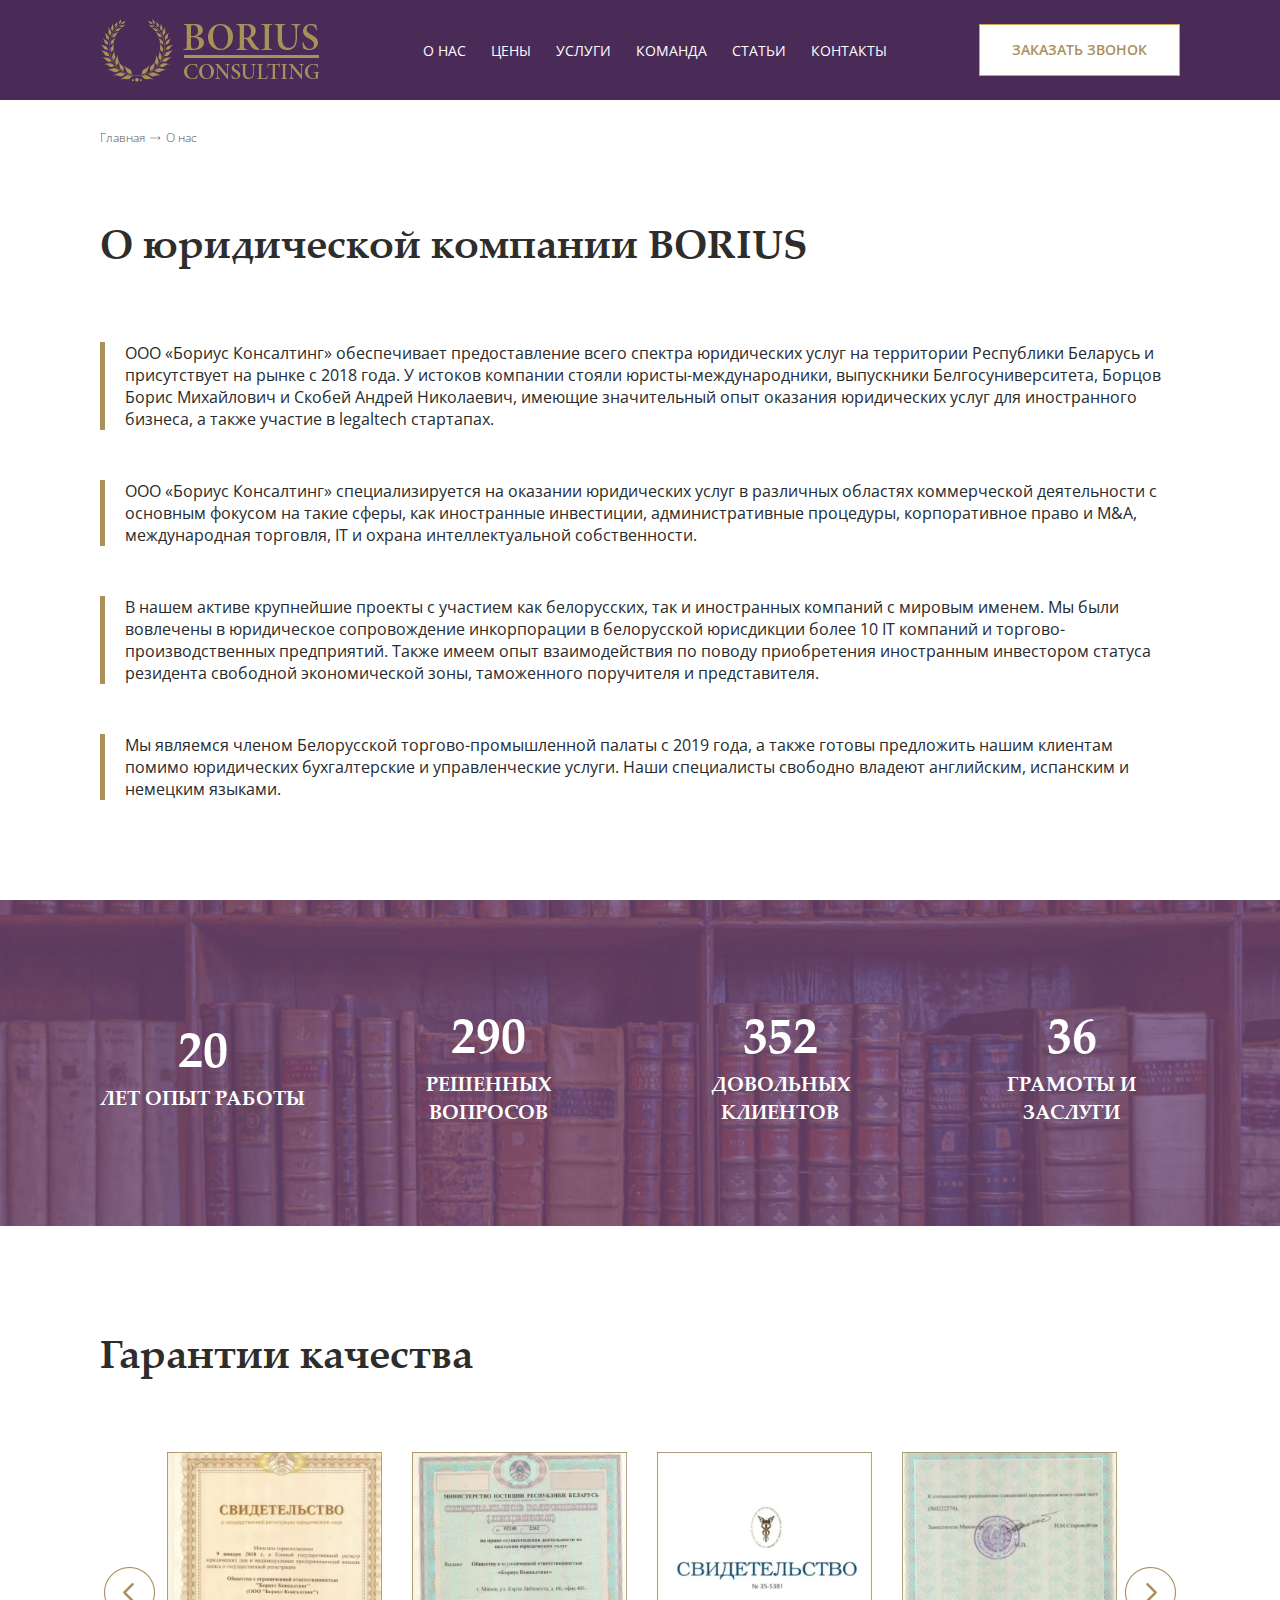
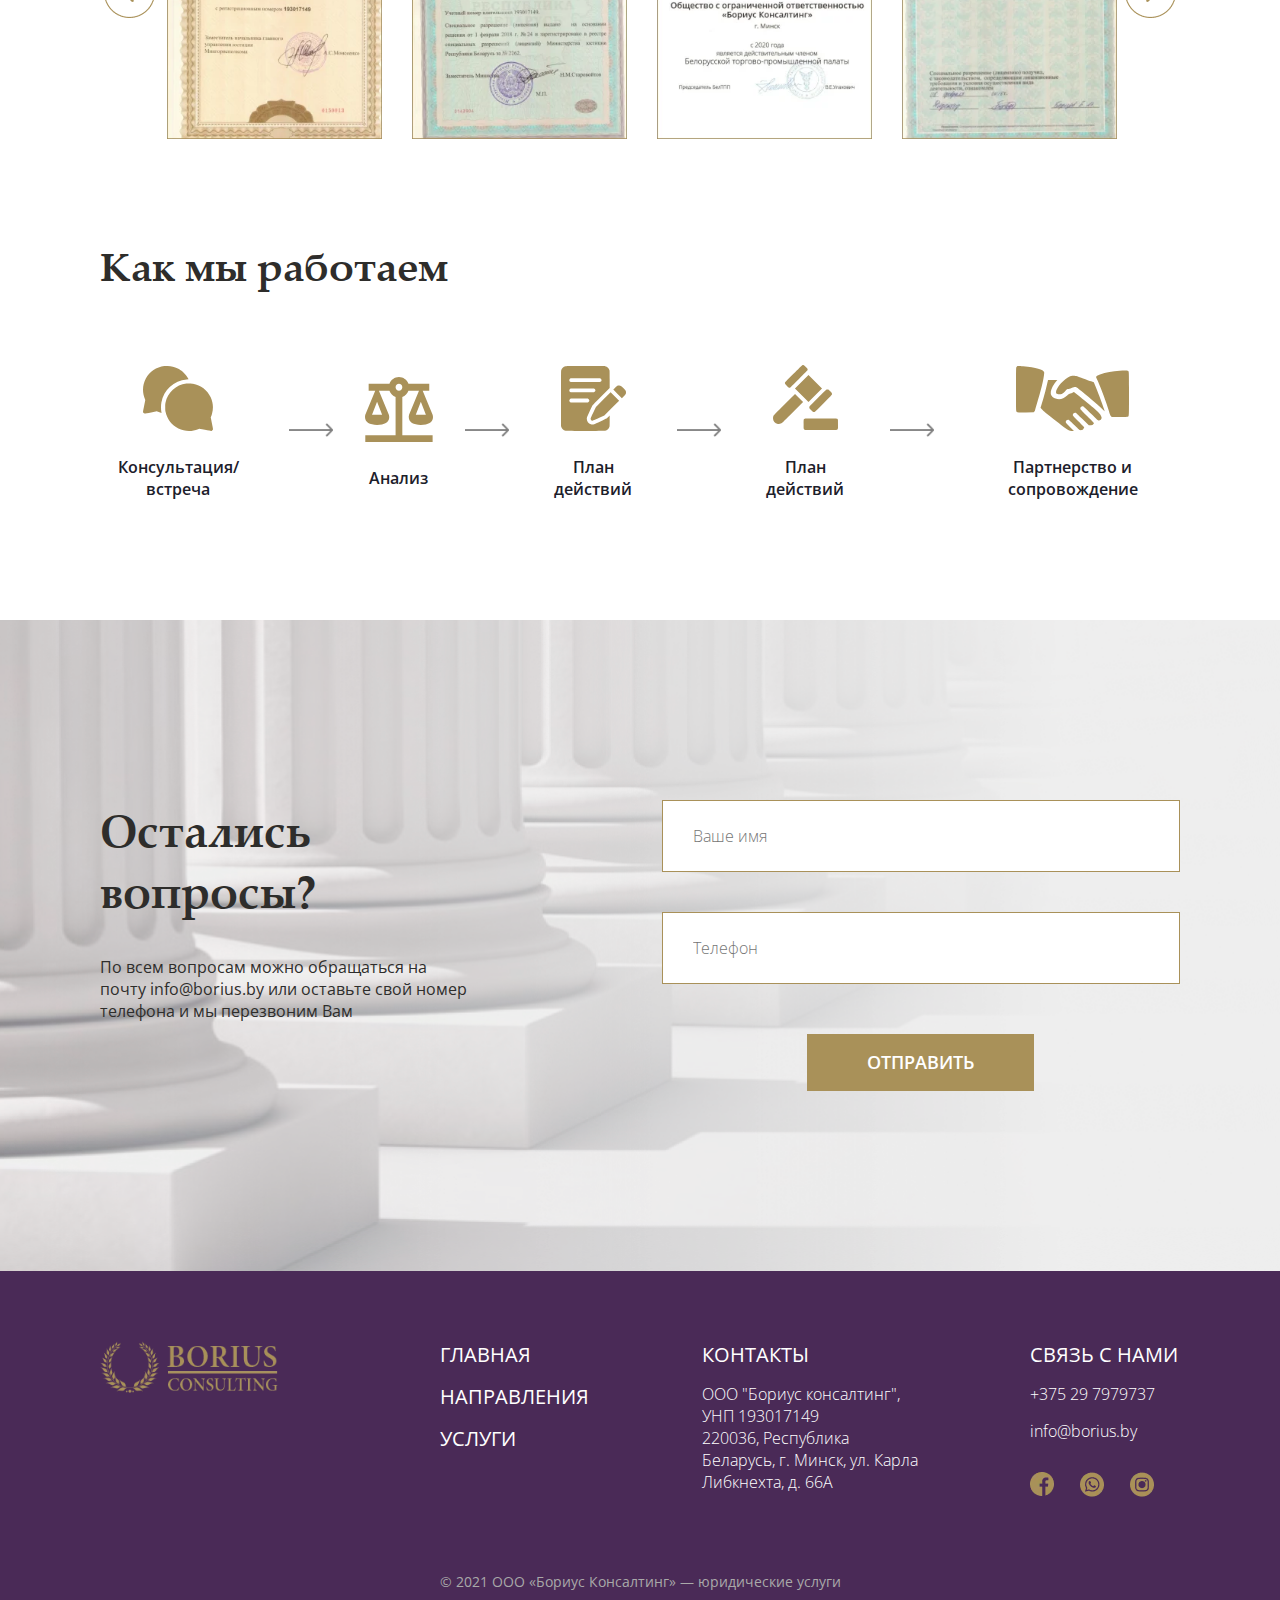
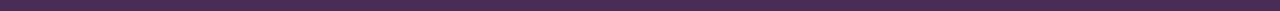
<file: about-us.html>
<!doctype html><html lang="en"><head>    <meta charset="UTF-8">    <meta name="viewport"          content="width=device-width, user-scalable=no, initial-scale=1.0, maximum-scale=1.0, minimum-scale=1.0">    <meta http-equiv="X-UA-Compatible" content="ie=edge">    <link rel="shortcut icon" href="img/favicon.ico" type="image/x-icon">    <link rel="stylesheet" href="css/style.min.css">    <link rel="stylesheet" href="css/slick.css">    <title>BoriusBy</title></head><body class="page_fix"><header class="header">    <div class="container">        <div class="header-wrap">            <a href="/" class="logo"><picture><source srcset="img/head_logo.webp" type="image/webp"><img src="img/head_logo.png" alt=""></picture></a>            <nav class="header-menu_nav">                <div class="mobile_nav-logo">                    <a href="/" class="mob_logo"><picture><source srcset="img/head_logo_mob.webp" type="image/webp"><img src="img/head_logo_mob.png" alt="logo"></picture></a>                </div>                <ul class="header-menu">                    <li><a href="#" class="menu-links">О нас</a></li>                    <li><a href="#" class="menu-links">цены</a></li>                    <li class="header-drop">                        <a href="#" class="menu-links">услуги</a>                        <span class="arrow"></span>                        <ul class="header_drop_links">                            <li><a href="#">Корпоративное право</a></li>                            <li><a href="#">Лицензионный договор</a></li>                            <li><a href="#">Ликвидация юридического лица</a></li>                            <li><a href="#">Юрист в сфере IT</a></li>                            <li><a href="#">Регистрация юридического лица</a></li>                            <li><a href="#">Услуги управления организацией</a></li>                        </ul>                    </li>                    <li><a href="#" class="menu-links">команда</a></li>                    <li><a href="#" class="menu-links">статьи</a></li>                    <li><a href="#" class="menu-links">контакты</a></li>                </ul>                <a href="#" class="callback_mob">заказать звонок</a>            </nav>            <a href="#" class="callback">заказать звонок</a>            <div class="mobile-menu">                <span class="mobile-menu__icon"></span>            </div>        </div>    </div></header><div class="breadcrumbs container">        <a href="/">Главная</a>        <span>            <svg width="11" height="4" viewBox="0 0 11 4" fill="none" xmlns="http://www.w3.org/2000/svg">                <path d="M10.1768 2.17678C10.2744 2.07915 10.2744 1.92085 10.1768 1.82322L8.58579 0.232233C8.48816 0.134602 8.32986 0.134602 8.23223 0.232233C8.1346 0.329864 8.1346 0.488155 8.23223 0.585786L9.64645 2L8.23223 3.41421C8.1346 3.51184 8.1346 3.67014 8.23223 3.76777C8.32986 3.8654 8.48816 3.8654 8.58579 3.76777L10.1768 2.17678ZM0 2.25H10V1.75H0V2.25Z" fill="#545454"/>            </svg>        </span>        <a href="#">О нас</a></div><main class="about-us">    <section class="about-us_head">        <div class="container">            <h1>О юридической компании BORIUS</h1>            <div class="head-items">                <div class="item">                    <p>ООО «Бориус Консалтинг» обеспечивает предоставление всего спектра юридических                        услуг на территории Республики Беларусь и присутствует на рынке с 2018 года.                        У истоков компании стояли юристы-международники, выпускники Белгосуниверситета,                        Борцов Борис Михайлович и Скобей Андрей Николаевич, имеющие значительный опыт                        оказания юридических услуг для иностранного бизнеса, а также участие в legaltech стартапах.                    </p>                </div>                <div class="item">                    <p>                        ООО «Бориус Консалтинг» специализируется на оказании юридических услуг в различных областях                        коммерческой деятельности с основным фокусом на такие сферы, как иностранные инвестиции,                        административные процедуры, корпоративное право и M&A, международная торговля,                        IT и охрана интеллектуальной собственности.                    </p>                </div>                <div class="item">                    <p>                        В нашем активе крупнейшие проекты с участием как белорусских,                        так и иностранных компаний с мировым именем. Мы были вовлечены в юридическое                        сопровождение инкорпорации в белорусской юрисдикции более 10 IT компаний                        и торгово-производственных предприятий. Также имеем опыт взаимодействия по                        поводу приобретения иностранным инвестором статуса резидента свободной экономической зоны,                        таможенного поручителя и представителя.                    </p>                </div>                <div class="item">                    <p>                        Мы являемся членом Белорусской торгово-промышленной палаты с 2019 года,                        а также готовы предложить нашим клиентам помимо                        юридических бухгалтерские и управленческие услуги. Наши специалисты свободно                        владеют английским, испанским и немецким языками.                    </p>                </div>            </div>        </div>    </section>    <section class="about-us_counters">        <div class="container">            <div class="counters-items">                <div class="item">                    <p>20</p>                    <span>лет Опыт работы</span>                </div>                <div class="item">                    <p>290</p>                    <span>Решенных вопросов</span>                </div>                <div class="item">                    <p>352</p>                    <span>Довольных клиентов</span>                </div>                <div class="item">                    <p>36</p>                    <span>Грамоты и заслуги</span>                </div>            </div>        </div>    </section>    <section class="about-us_warranty">        <div class="container">            <h2>Гарантии качества</h2>        </div>        <div class="container_slider">            <div class="warranty-slider">                <div class="slider-item">                    <a href="#"><picture><source srcset="img/war_slide_1.webp" type="image/webp"><img src="img/war_slide_1.png" alt=""></picture></a>                </div>                <div class="slider-item">                    <a href="#"><picture><source srcset="img/war_slide_2.webp" type="image/webp"><img src="img/war_slide_2.png" alt=""></picture></a>                </div>                <div class="slider-item">                    <a href="#"><picture><source srcset="img/war_slide_3.webp" type="image/webp"><img src="img/war_slide_3.png" alt=""></picture></a>                </div>                <div class="slider-item">                    <a href="#"><picture><source srcset="img/war_slide_4.webp" type="image/webp"><img src="img/war_slide_4.png" alt=""></picture></a>                </div>                <div class="slider-item">                    <a href="#"><picture><source srcset="img/war_slide_1.webp" type="image/webp"><img src="img/war_slide_1.png" alt=""></picture></a>                </div>            </div>        </div>    </section>    <section class="about-us_how-work">        <div class="container">            <h2>Как мы работаем</h2>            <div class="how-work_items">                <div class="item">                    <svg width="70" height="65" viewBox="0 0 70 65" fill="none" xmlns="http://www.w3.org/2000/svg">                        <path d="M21.3281 0.0778999C13.4531 1.04424 6.53516 5.7126 2.83008 12.5994C-0.519531 18.8194 -0.902344 26.4276 1.81836 32.8381L2.2832 33.9405L1.14844 39.6297C0.519531 42.7601 0 45.4685 0 45.6455C0 46.2171 0.519531 47.0201 1.09375 47.3059C1.38086 47.4556 1.77734 47.5781 1.94141 47.5781C2.11914 47.5781 4.86719 47.0609 8.05273 46.4349L13.8359 45.3052L14.957 45.7679C16.0645 46.2307 18.4297 46.9657 18.5254 46.884C18.5391 46.8568 18.4844 46.394 18.375 45.8496C17.8828 43.25 17.8828 39.303 18.3887 36.4584C20.5762 23.9641 30.8984 14.5457 43.6543 13.3889L45.5 13.2255L45.1582 12.545C44.1465 10.5443 42.0684 7.87665 40.209 6.20257C38.5137 4.6646 36.9004 3.57577 34.7949 2.52777C31.3223 0.799252 28.4785 0.0915108 24.6094 0.00984955C23.3652 -0.0173721 21.8887 0.00984955 21.3281 0.0778999Z" fill="#A99159"/>                        <path d="M43.3398 17.4998C32.9355 18.7791 24.6641 26.3465 22.5449 36.5543C22.2578 37.9426 22.2168 38.4734 22.2168 41.2499C22.2305 43.9992 22.2578 44.5572 22.5312 45.8094C24.1719 53.2406 28.7383 59.1884 35.3828 62.4957C41.5078 65.5308 48.8496 65.803 55.043 63.1898L56.1641 62.7271L61.9473 63.8567C65.1328 64.4828 67.8809 65 68.0586 65C68.2227 65 68.6191 64.8775 68.9062 64.7278C69.4805 64.442 70 63.639 70 63.0673C70 62.8904 69.4805 60.1819 68.8516 57.0515L67.7168 51.3624L68.168 50.2872C68.4277 49.6883 68.6602 49.0622 68.6875 48.8853C68.7148 48.722 68.8652 48.164 69.0156 47.6468C70.5879 42.2979 70.0957 36.2821 67.6895 31.1782C64.2852 24.0055 57.8047 19.065 49.9707 17.7039C48.4941 17.4453 44.7617 17.3364 43.3398 17.4998Z" fill="#A99159"/>                    </svg>                    <p>Консультация/встреча</p>                </div>                <div class="right_a">                    <picture><source srcset="img/right_a.webp" type="image/webp"><img src="img/right_a.png" alt=""></picture>                </div>                <div class="item">                    <svg width="68" height="65" viewBox="0 0 68 65" fill="none" xmlns="http://www.w3.org/2000/svg">                        <path d="M33.955 0C29.68 0 25.8762 2.73684 24.4624 6.8421H3.65935V13.6842H10.2234L0.293161 37.6316C-1.28895 44.4737 3.65935 47.8947 12.0748 47.8947C20.4903 47.8947 25.7415 44.4737 23.8565 37.6316L13.9262 13.6842H24.4287C25.5395 16.5921 27.7276 18.8158 30.5888 19.9447V58.1579H0.293161V65H67.6168V58.1579H37.3212V19.9105C40.1824 18.8158 42.3705 16.5921 43.4476 13.6842H53.9838L44.0536 37.6316C42.4715 44.4737 47.4197 47.8947 55.8352 47.8947C64.2507 47.8947 69.5019 44.4737 67.6168 37.6316L57.6866 13.6842H64.2507V6.8421H43.4813C42.0338 2.73684 38.2301 0 33.955 0ZM33.955 6.8421C34.8478 6.8421 35.704 7.20254 36.3353 7.84411C36.9665 8.48568 37.3212 9.35584 37.3212 10.2632C37.3212 11.1705 36.9665 12.0406 36.3353 12.6822C35.704 13.3238 34.8478 13.6842 33.955 13.6842C33.0622 13.6842 32.206 13.3238 31.5748 12.6822C30.9435 12.0406 30.5888 11.1705 30.5888 10.2632C30.5888 9.35584 30.9435 8.48568 31.5748 7.84411C32.206 7.20254 33.0622 6.8421 33.955 6.8421ZM12.0748 24.8026L17.1241 37.6316H7.02553L12.0748 24.8026ZM55.8352 24.8026L60.8845 37.6316H50.7859L55.8352 24.8026Z" fill="#A99159"/>                    </svg>                    <p>Анализ</p>                </div>                <div class="right_a">                    <picture><source srcset="img/right_a.webp" type="image/webp"><img src="img/right_a.png" alt=""></picture>                </div>                <div class="item">                    <svg width="65" height="65" viewBox="0 0 65 65" fill="none" xmlns="http://www.w3.org/2000/svg">                        <path d="M4.39601 0.182114C3.32877 0.448647 2.52834 0.905556 1.72791 1.71784C0.902072 2.54282 0.393862 3.45664 0.152463 4.54815C-0.050821 5.51274 -0.050821 59.479 0.152463 60.4436C0.622557 62.6266 2.37588 64.3781 4.56118 64.8477C5.50137 65.0508 43.1597 65.0508 44.1253 64.8477C46.2979 64.3908 48.0639 62.6266 48.534 60.4436C48.623 60.0121 48.6738 57.994 48.6738 54.6814V49.6046L47.2635 50.9119C46.4885 51.6354 45.6499 52.3842 45.3958 52.5619C44.786 52.9934 34.1009 57.9686 33.1353 58.2733C32.2078 58.5652 30.7975 58.5906 29.8573 58.3113C26.8589 57.4356 25.0928 54.1484 26.0457 51.1911C26.1728 50.785 27.3036 48.2593 28.5614 45.5686C29.8192 42.8779 31.0389 40.276 31.2676 39.7937C31.6615 38.9561 32.1188 38.4611 40.174 30.4017L48.6738 21.8981V13.5594C48.6738 7.82268 48.623 5.00506 48.534 4.54815C48.0639 2.36513 46.2979 0.600952 44.1253 0.144035C43.1089 -0.0717239 5.25997 -0.0336456 4.39601 0.182114ZM39.526 12.5695C40.0977 12.8614 40.5424 13.5848 40.5424 14.2194C40.5424 14.854 40.0977 15.5775 39.526 15.8694C39.0305 16.1232 38.8145 16.1232 24.3941 16.1232H9.77033L9.26212 15.844C7.97889 15.1206 7.96619 13.3818 9.23671 12.6202L9.73221 12.3156H24.3814C38.8145 12.3156 39.0305 12.3156 39.526 12.5695ZM33.4275 22.7231C33.9992 23.015 34.4439 23.7384 34.4439 24.373C34.4439 25.0076 33.9992 25.731 33.4275 26.023C32.9447 26.2768 32.7033 26.2768 21.3448 26.2768H9.77033L9.26212 25.9976C7.97889 25.2741 7.96619 23.5353 9.23671 22.7738L9.73221 22.4692H21.3321C32.7033 22.4692 32.9447 22.4692 33.4275 22.7231ZM27.329 32.8766C27.9007 33.1685 28.3454 33.892 28.3454 34.5266C28.3454 35.1612 27.9007 35.8846 27.329 36.1765C26.8462 36.4177 26.6048 36.4304 18.2955 36.4304H9.77033L9.26212 36.1512C7.97889 35.4277 7.96619 33.6889 9.23671 32.9274L9.73221 32.6228H18.2828C26.6048 32.6228 26.8462 32.6355 27.329 32.8766Z" fill="#A99159"/>                        <path d="M56.9704 19.602C56.1065 19.8812 55.6872 20.2112 53.9466 21.9627L52.2949 23.6126L56.5893 27.8898L60.871 32.1797L62.5862 30.4663C64.6825 28.3848 65.0002 27.839 65.0002 26.4049C65.0002 24.9199 64.7079 24.4503 62.3067 22.0642C60.0832 19.8685 59.6004 19.5512 58.2791 19.475C57.8344 19.4497 57.2754 19.5004 56.9704 19.602Z" fill="#A99159"/>                        <path d="M42.2951 33.5994L34.9514 40.9354L33.5793 43.8545C30.2505 50.8986 29.6152 52.3581 29.6152 52.8658C29.6152 53.4877 29.9837 54.1096 30.53 54.465C31.3559 54.9727 31.7116 54.8584 37.772 52.0281L43.3369 49.439L50.7313 42.1157L58.1385 34.8051L53.8822 30.5406L49.626 26.2761L42.2951 33.5994Z" fill="#A99159"/>                    </svg>                    <p>План действий</p>                </div>                <div class="right_a">                    <picture><source srcset="img/right_a.webp" type="image/webp"><img src="img/right_a.png" alt=""></picture>                </div>                <div class="item">                    <svg width="65" height="66" viewBox="0 0 65 66" fill="none" xmlns="http://www.w3.org/2000/svg">                        <path d="M29.2575 0.181511C29.0416 0.295797 25.0918 4.15611 20.4689 8.79103C11.5026 17.7688 11.782 17.4514 11.9852 18.5053C12.0487 18.8863 12.3916 19.3053 13.7378 20.6641C14.6649 21.6037 15.5667 22.4418 15.7572 22.5434C16.2017 22.772 16.9256 22.772 17.3574 22.5434C17.7765 22.3148 34.3122 5.75611 34.5154 5.36246C34.7694 4.86723 34.6805 4.14342 34.2868 3.53389C33.7788 2.74659 31.353 0.410084 30.8069 0.181511C30.2227 -0.0597572 29.7528 -0.0597572 29.2575 0.181511Z" fill="#A99159"/>                        <path d="M28.7116 16.7831L21.9551 23.5387L28.7243 30.3069L35.4808 37.0625L42.25 30.2942L49.0066 23.5387L42.2373 16.7704L35.4808 10.0149L28.7116 16.7831Z" fill="#A99159"/>                        <path d="M53.5148 24.5643C53.2989 24.6785 49.3745 28.5135 44.7898 33.1103C37.3728 40.5389 36.4457 41.5039 36.3695 41.9357C36.1536 43.0912 36.4076 43.523 38.5158 45.5547C40.0526 47.0277 40.5098 47.2563 41.4242 46.9896C41.8941 46.85 43.0371 45.7579 50.3652 38.4309C57.6932 31.1039 58.7854 29.9611 58.9251 29.4785C59.2045 28.5262 58.9759 28.0944 57.236 26.3293C56.3978 25.4658 55.5215 24.6785 55.2929 24.577C54.7722 24.323 54.0101 24.323 53.5148 24.5643Z" fill="#A99159"/>                        <path d="M11.4518 39.5055C4.28889 46.6928 0.80903 50.261 0.631227 50.6166C-1.1214 54.1467 0.936033 58.2229 4.8223 58.9214C5.96532 59.1245 7.12104 58.9341 8.30217 58.3499C9.12768 57.9309 9.91509 57.169 19.6435 47.4547L30.0831 37.0039L26.0444 32.9658L22.0184 28.9404L11.4518 39.5055Z" fill="#A99159"/>                        <path d="M31.62 53.8C31.3787 53.9143 31.0612 54.181 30.9215 54.3715C30.6675 54.7143 30.6548 54.9175 30.6167 59.0953C30.5786 63.2857 30.5913 63.4889 30.8453 63.9841C31.0104 64.3143 31.2771 64.581 31.6073 64.746C32.1026 65 32.3185 65 47.8001 65C63.2817 65 63.4976 65 63.9929 64.746C64.3231 64.581 64.5898 64.3143 64.7549 63.9841C65.0089 63.4889 65.0216 63.2857 64.9835 59.1207L64.9454 54.7778L64.6406 54.3461C64.0564 53.5207 65.0343 53.5715 47.7747 53.5715C33.0551 53.5715 32.0264 53.5842 31.62 53.8Z" fill="#A99159"/>                    </svg>                    <p>План действий</p>                </div>                <div class="right_a">                    <picture><source srcset="img/right_a.webp" type="image/webp"><img src="img/right_a.png" alt=""></picture>                </div>                <div class="item">                    <svg width="113" height="65" viewBox="0 0 113 65" fill="none" xmlns="http://www.w3.org/2000/svg">                        <path d="M0.949564 0.470478C0.706792 0.753891 0.37574 1.18991 0.243319 1.45152C0.0667577 1.80034 0.000547194 7.90462 0.000547194 23.3179C0.000547194 46.6886 -0.0656633 45.6422 1.25855 46.1872C1.72202 46.3616 4.1056 46.427 9.7997 46.3834L17.7008 46.318L18.3408 45.5986C18.694 45.2061 18.9809 44.7265 18.9809 44.5521C18.9809 44.3559 19.7754 41.5218 20.7244 38.2734C25.2267 23.1217 27.0144 15.9928 27.9414 9.38709C28.1621 7.97003 28.2503 6.55296 28.1621 6.24775C27.5 3.58802 19.952 1.45152 7.15128 0.317871C1.98686 -0.13995 1.50132 -0.118149 0.949564 0.470478Z" fill="#A99159"/>                        <path d="M103.62 4.79585C96.7781 5.25367 89.7599 6.53993 83.9775 8.39302C81.2849 9.26506 80.1152 10.0717 80.1152 11.0963C80.1152 11.4016 80.6008 12.6442 81.1967 13.8433C84.3527 20.122 92.0551 40.9637 94.0194 48.5723C94.1739 49.1609 94.5711 49.8367 95.0125 50.2728L95.7408 50.9922H103.62C108.586 50.9922 111.631 50.905 111.918 50.7742C113.044 50.1637 113 50.8832 113 27.7741C113 4.42524 113.044 5.38448 111.786 4.81765C111.146 4.53424 107.813 4.51244 103.62 4.79585Z" fill="#A99159"/>                        <path d="M56.213 9.83472C53.5204 10.2271 50.5189 12.102 46.5462 15.8518C43.8537 18.4243 42.4412 20.212 41.117 22.8281C40.3004 24.4632 40.1018 25.0518 40.0797 26.0983L40.0576 27.3627L40.9404 27.7988C42.1984 28.3874 44.3392 28.4964 45.6414 27.995C46.7669 27.5807 48.5767 26.0111 49.5478 24.6376C50.2099 23.7002 51.2472 23.1115 52.2845 23.1115C52.6597 23.1115 54.1163 22.6101 55.5288 22.0215C58.1331 20.9314 59.06 20.757 60.3842 21.1276C60.8036 21.2367 63.3858 23.2859 66.5859 25.9675C69.6096 28.54 73.0525 31.4177 74.2664 32.377C79.6515 36.65 84.1979 40.7267 87.2215 44.0405C88.0381 44.9125 88.7665 45.5884 88.8327 45.523C89.0975 45.2614 81.7261 25.2916 79.2542 19.6452L77.7976 16.266L75.1492 15.3722C73.6925 14.8708 70.073 13.5191 67.0936 12.3854C60.3842 9.81292 58.8614 9.44231 56.213 9.83472Z" fill="#A99159"/>                        <path d="M31.8919 14.4217C31.8478 14.7051 31.5388 16.1003 31.2078 17.5392C29.7953 23.9705 27.2351 33.4975 25.3812 39.1004L24.5205 41.6947L25.6019 42.9374C26.1978 43.6132 27.3676 44.8123 28.1842 45.5753C30.347 47.581 38.4468 53.9469 45.4209 59.1355C52.1523 64.128 53.2338 64.6948 56.2795 64.891L57.9347 65L53.918 61.0104C50.9385 58.0237 49.857 56.8246 49.7467 56.3232C49.4598 54.8843 50.9385 53.4237 52.3951 53.7071C52.9027 53.8161 54.3814 55.1241 58.2878 58.9611C61.1349 61.7735 63.673 64.1062 63.9157 64.1062C64.9751 64.1934 66.1448 64.019 66.7186 63.6919C67.2483 63.3649 68.1973 61.8825 68.1973 61.3374C68.1973 61.2284 65.6593 58.6341 62.5695 55.582C58.2216 51.2872 56.9195 49.8701 56.8091 49.3469C56.5443 47.908 58.0009 46.4473 59.4576 46.7308C59.9872 46.8398 61.6425 48.3658 66.4759 53.1185L72.81 59.3535L74.4432 59.2445C75.8778 59.1573 76.1867 59.0483 76.9813 58.4161C77.4668 58.0237 77.9303 57.5659 78.0186 57.3696C78.1068 57.1298 76.1867 55.0805 71.3092 50.2625C67.0497 46.0331 64.4233 43.2644 64.3351 42.9156C64.2468 42.5886 64.3351 41.9999 64.5337 41.5421C64.931 40.6265 66.1227 39.9942 67.0718 40.2123C67.4249 40.2995 70.3602 43.0246 74.8184 47.4284C81.2408 53.7289 82.0795 54.4919 82.7195 54.4919C84.3086 54.4919 85.6328 53.2275 85.6328 51.7014C85.6328 50.8729 84.75 49.1289 83.6244 47.7336C81.5939 45.1829 78.6586 42.5668 70.6692 36.1791C68.1973 34.1952 64.313 31.0994 62.0618 29.29L57.9347 25.9762L57.2726 26.325C56.9195 26.4994 56.5664 26.7174 56.5002 26.7828C56.3457 27.0009 54.5138 27.6113 53.609 27.7639C53.0131 27.8729 52.3951 28.3089 51.1592 29.4862C47.65 32.8653 43.8981 33.8682 39.5282 32.6037C37.3433 31.9715 36.328 31.2302 35.4232 29.617C34.2314 27.4805 34.6066 24.4719 36.5267 20.7222C37.5198 18.7601 39.5061 15.8605 40.6759 14.6397L41.36 13.942H36.6812C32.0244 13.942 32.0023 13.942 31.8919 14.4217Z" fill="#A99159"/>                    </svg>                    <p>Партнерство и сопровождение</p>                </div>            </div>        </div>    </section></main><footer class="footer">    <div id="button-up"><picture><source srcset="img/up.webp" type="image/webp"><img src="img/up.png" alt=""></picture></div>    <div class="footer-form_wrap">        <div class="container">            <div class="form">                <div class="form-text">                    <h5>Остались вопросы?</h5>                    <p>По всем вопросам можно обращаться на почту                        info@borius.by или оставьте свой номер телефона и мы перезвоним Вам                    </p>                </div>                <div class="form-fields">                    <input type="text" placeholder="Ваше имя" class="field">                    <input type="tel" placeholder="Телефон" class="field">                    <a href="#" class="btn">Отправить</a>                </div>            </div>        </div>    </div>    <div class="footer-content_wrap">        <div class="container">            <div class="footer-content">                <a href="/" class="logo"><picture><source srcset="img/head_logo.webp" type="image/webp"><img src="img/head_logo.png" alt=""></picture></a>                <div class="links">                    <a href="#">главная</a>                    <a href="#">Направления</a>                    <a href="#">Услуги</a>                </div>                <div class="contacts">                    <h6>контакты</h6>                    <p>                        ООО "Бориус консалтинг", УНП 193017149 <br>                        220036, Республика Беларусь, г. Минск, ул. Карла Либкнехта, д. 66А                    </p>                </div>                <div class="feedback">                    <h6>связь с нами</h6>                    <a href="tel:+375 29 7979737">+375 29 7979737</a>                    <a href="mailto:info@borius.by">info@borius.by</a>                    <div class="social">                        <a href="#"><picture><source srcset="img/face.webp" type="image/webp"><img src="img/face.png" alt=""></picture></a>                        <a href="#"><picture><source srcset="img/wap.webp" type="image/webp"><img src="img/wap.png" alt=""></picture></a>                        <a href="#"><picture><source srcset="img/inst.webp" type="image/webp"><img src="img/inst.png" alt=""></picture></a>                    </div>                </div>            </div>            <div class="copy">                <p>© 2021 ООО «Бориус Консалтинг» — юридические услуги</p>            </div>        </div>    </div></footer><script src="js/script.min.js"></script></body></html>
</file>
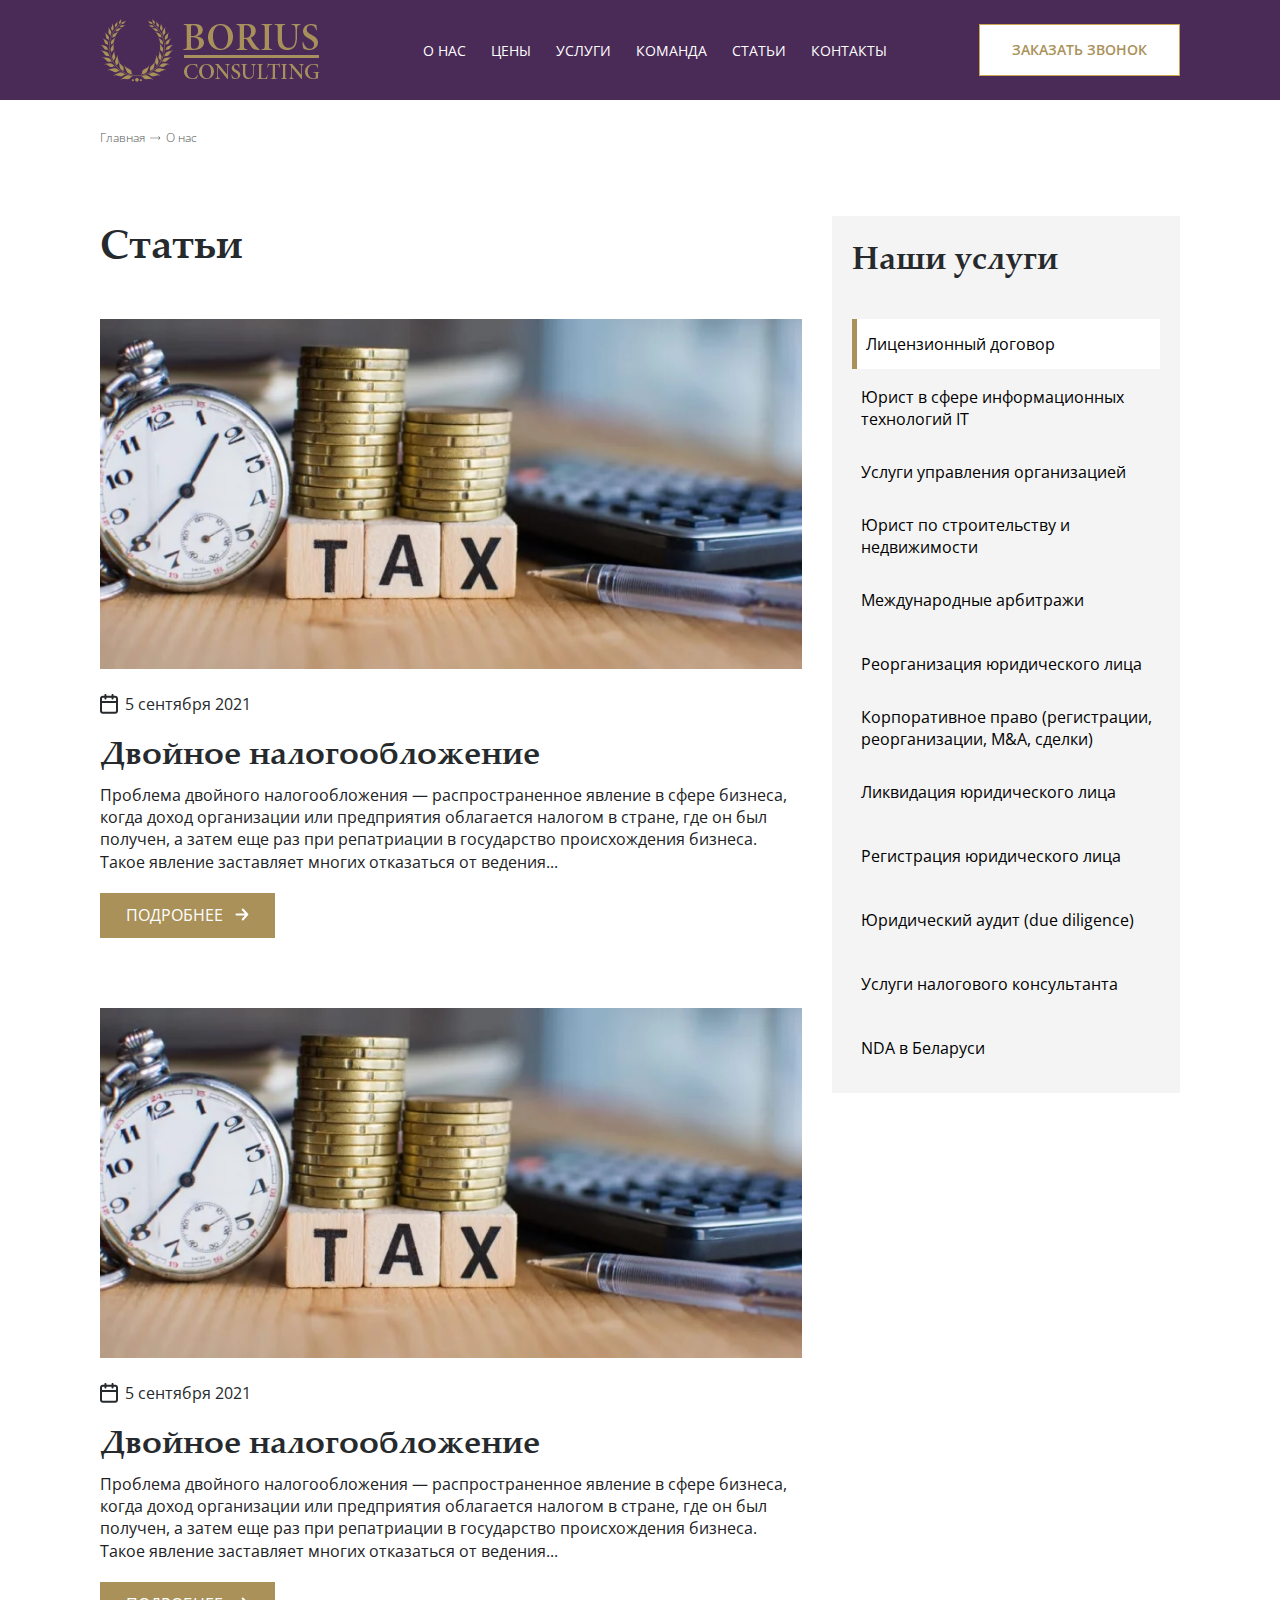
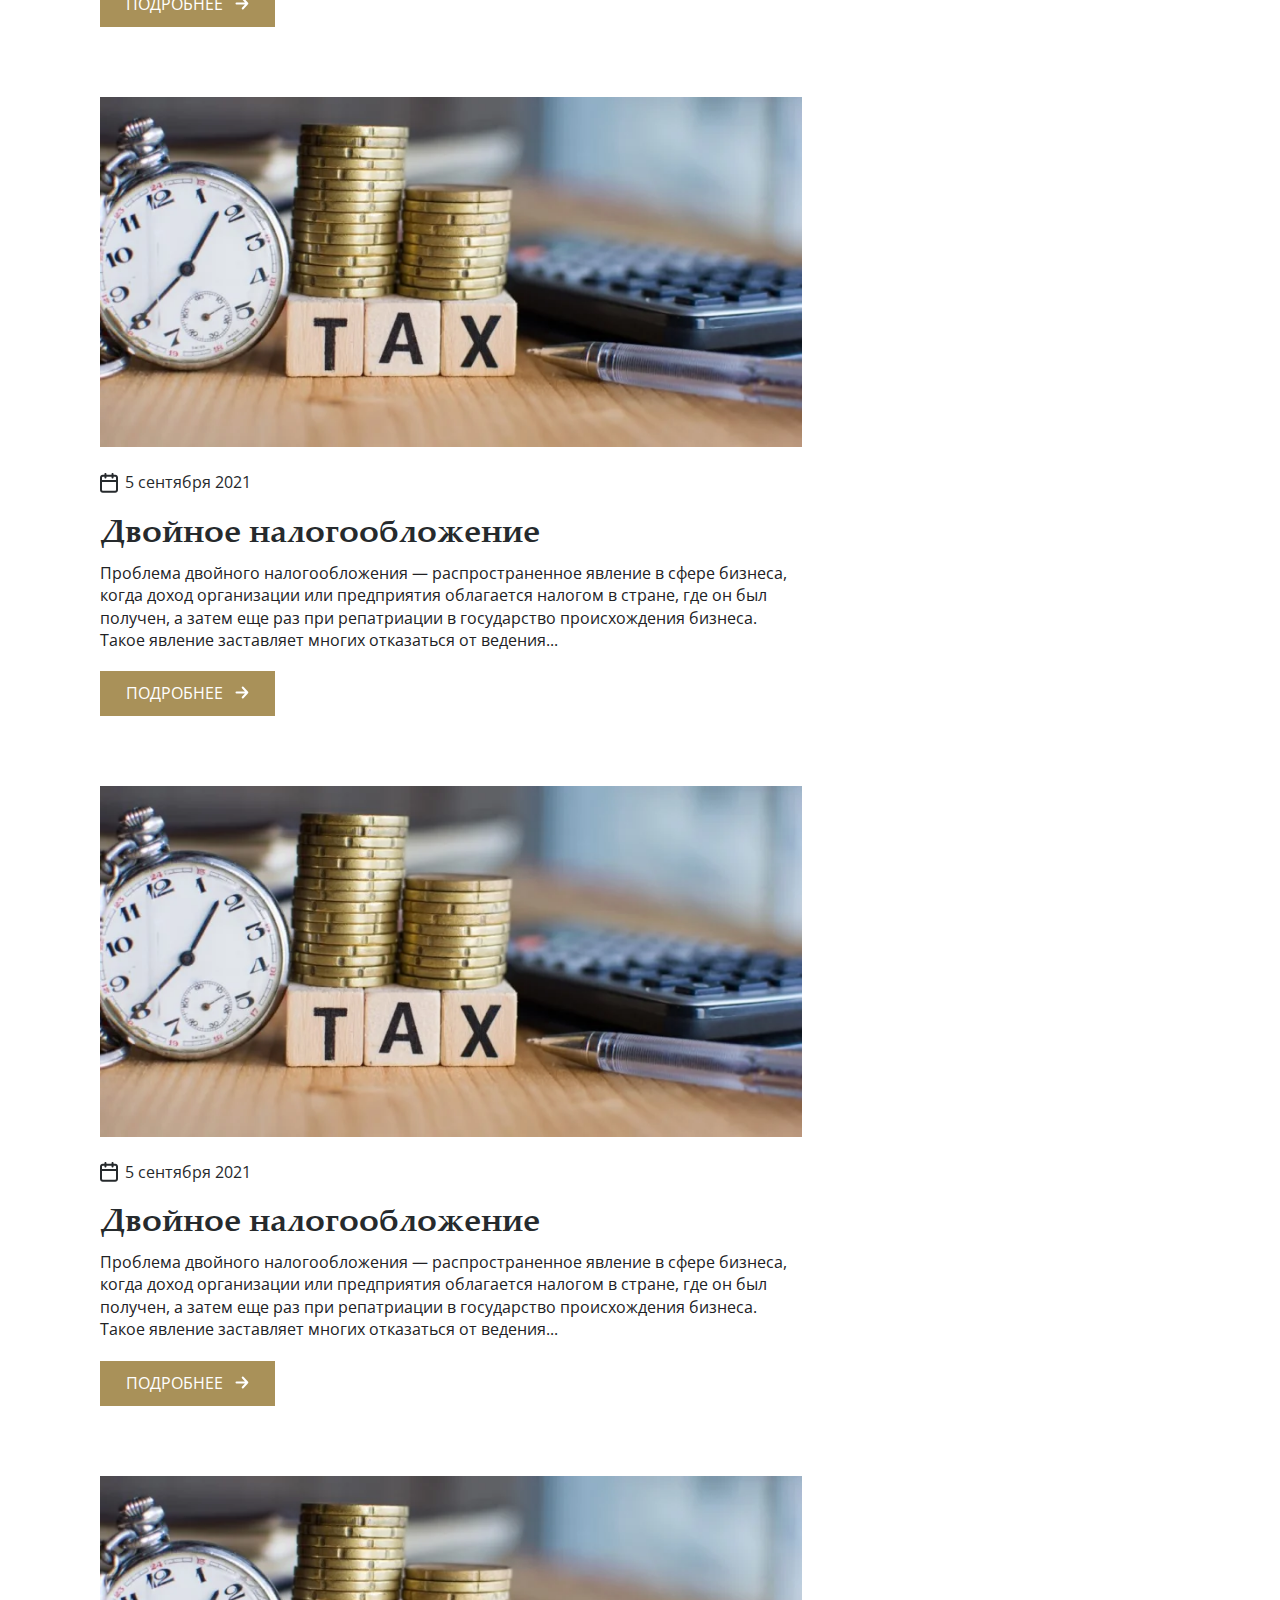
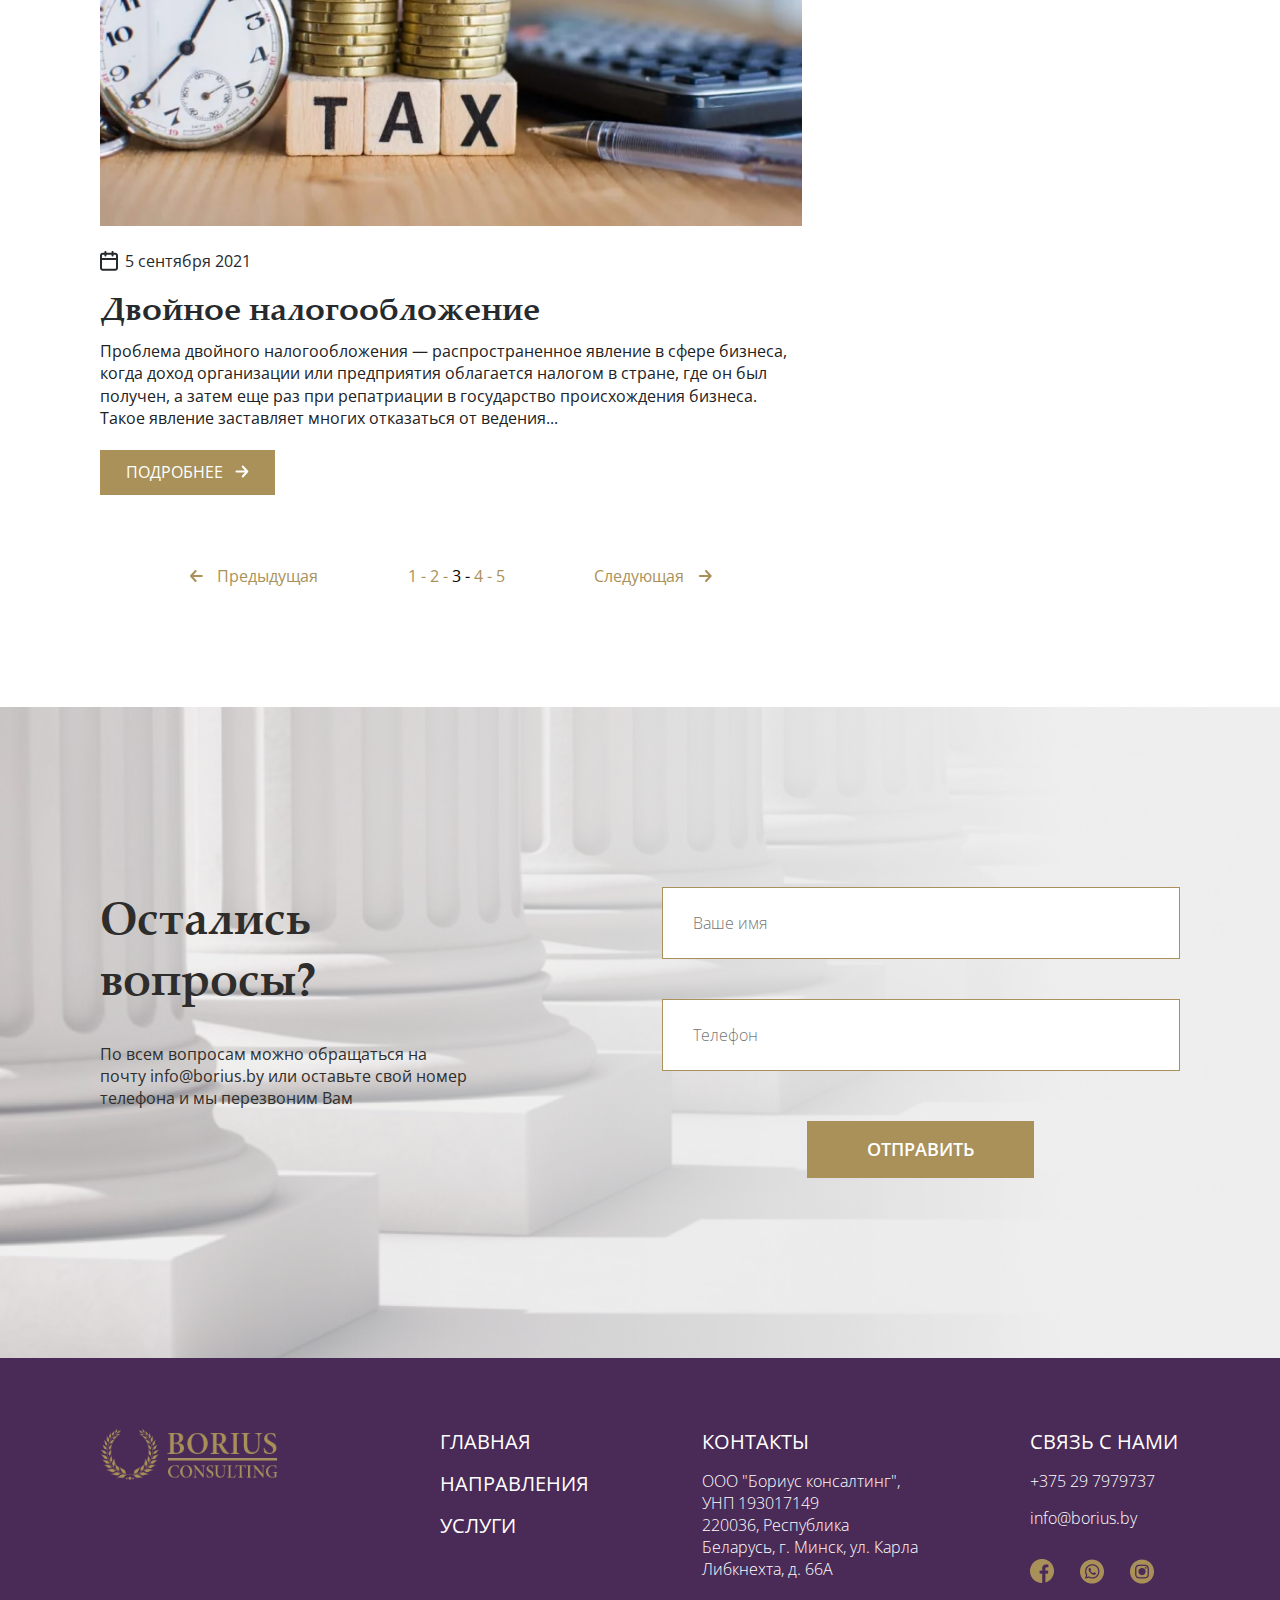
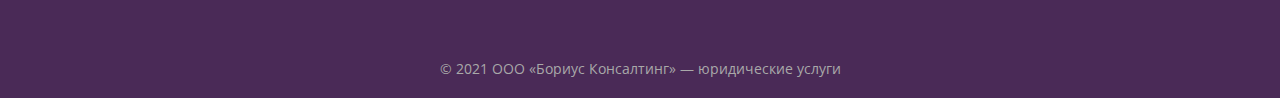
<file: articles.html>
<!doctype html><html lang="en"><head>    <meta charset="UTF-8">    <meta name="viewport"          content="width=device-width, user-scalable=no, initial-scale=1.0, maximum-scale=1.0, minimum-scale=1.0">    <meta http-equiv="X-UA-Compatible" content="ie=edge">    <link rel="shortcut icon" href="img/favicon.ico" type="image/x-icon">    <link rel="stylesheet" href="css/style.min.css">    <link rel="stylesheet" href="css/slick.css">    <title>BoriusBy</title></head><body class="page_fix"><header class="header">    <div class="container">        <div class="header-wrap">            <a href="/" class="logo"><picture><source srcset="img/head_logo.webp" type="image/webp"><img src="img/head_logo.png" alt=""></picture></a>            <nav class="header-menu_nav">                <div class="mobile_nav-logo">                    <a href="/" class="mob_logo"><picture><source srcset="img/head_logo_mob.webp" type="image/webp"><img src="img/head_logo_mob.png" alt="logo"></picture></a>                </div>                <ul class="header-menu">                    <li><a href="#" class="menu-links">О нас</a></li>                    <li><a href="#" class="menu-links">цены</a></li>                    <li class="header-drop">                        <a href="#" class="menu-links">услуги</a>                        <span class="arrow"></span>                        <ul class="header_drop_links">                            <li><a href="#">Корпоративное право</a></li>                            <li><a href="#">Лицензионный договор</a></li>                            <li><a href="#">Ликвидация юридического лица</a></li>                            <li><a href="#">Юрист в сфере IT</a></li>                            <li><a href="#">Регистрация юридического лица</a></li>                            <li><a href="#">Услуги управления организацией</a></li>                        </ul>                    </li>                    <li><a href="#" class="menu-links">команда</a></li>                    <li><a href="#" class="menu-links">статьи</a></li>                    <li><a href="#" class="menu-links">контакты</a></li>                </ul>                <a href="#" class="callback_mob">заказать звонок</a>            </nav>            <a href="#" class="callback">заказать звонок</a>            <div class="mobile-menu">                <span class="mobile-menu__icon"></span>            </div>        </div>    </div></header><div class="breadcrumbs container">    <a href="/">Главная</a>    <span>            <svg width="11" height="4" viewBox="0 0 11 4" fill="none" xmlns="http://www.w3.org/2000/svg">                <path d="M10.1768 2.17678C10.2744 2.07915 10.2744 1.92085 10.1768 1.82322L8.58579 0.232233C8.48816 0.134602 8.32986 0.134602 8.23223 0.232233C8.1346 0.329864 8.1346 0.488155 8.23223 0.585786L9.64645 2L8.23223 3.41421C8.1346 3.51184 8.1346 3.67014 8.23223 3.76777C8.32986 3.8654 8.48816 3.8654 8.58579 3.76777L10.1768 2.17678ZM0 2.25H10V1.75H0V2.25Z" fill="#545454"/>            </svg>        </span>    <a href="#">О нас</a></div><div class="container">    <div class="articles-wrapper">        <main class="articles">            <h1>Статьи</h1>            <div class="articles-items">                <div class="item">                    <a href="#" class="image"><picture><source srcset="img/article.webp" type="image/webp"><img src="img/article.png" alt=""></picture></a>                    <p class="date">                        <svg width="18" height="20" viewBox="0 0 18 20" fill="none" xmlns="http://www.w3.org/2000/svg">                            <path fill-rule="evenodd" clip-rule="evenodd" d="M13.5547 1C13.5547 0.447715 13.107 0 12.5547 0C12.0024 0 11.5547 0.447715 11.5547 1V1.77734H6.44531V1C6.44531 0.447715 5.9976 0 5.44531 0C4.89303 0 4.44531 0.447715 4.44531 1V1.77734H2.77778C1.24365 1.77734 0 3.021 0 4.55512V8.10938V16.9996C0 18.5337 1.24365 19.7773 2.77778 19.7773H15.2222C16.7563 19.7773 18 18.5337 18 16.9996V8.10938V4.55512C18 3.021 16.7563 1.77734 15.2222 1.77734H13.5547V1ZM16 7.10938V4.55512C16 4.12557 15.6518 3.77734 15.2222 3.77734H13.5547V4.55556C13.5547 5.10784 13.107 5.55556 12.5547 5.55556C12.0024 5.55556 11.5547 5.10784 11.5547 4.55556V3.77734H6.44531V4.55556C6.44531 5.10784 5.9976 5.55556 5.44531 5.55556C4.89303 5.55556 4.44531 5.10784 4.44531 4.55556V3.77734H2.77778C2.34822 3.77734 2 4.12557 2 4.55512V7.10938H16ZM2 9.10938H16V16.9996C16 17.4291 15.6518 17.7773 15.2222 17.7773H2.77778C2.34822 17.7773 2 17.4291 2 16.9996V9.10938Z" fill="#262A2D"/>                        </svg>                        <span>5 сентября 2021</span>                    </p>                    <p class="title">Двойное налогообложение</p>                    <p class="text">                        Проблема двойного налогообложения — распространенное явление в сфере бизнеса,                        когда доход организации или предприятия облагается налогом в стране,                        где он был получен, а затем еще раз при репатриации в государство происхождения бизнеса.                        Такое явление заставляет многих отказаться от ведения...                    </p>                    <a href="#" class="more">                        <span>подробнее</span>                        <svg width="14" height="13" viewBox="0 0 14 13" fill="none" xmlns="http://www.w3.org/2000/svg">                            <path d="M7.71795 11.5L12.3333 6.5M12.3333 6.5L7.71795 1.5M12.3333 6.5H1.5" stroke="white" stroke-width="2" stroke-linecap="round" stroke-linejoin="round"/>                        </svg>                    </a>                </div>                <div class="item">                    <a href="#" class="image"><picture><source srcset="img/article.webp" type="image/webp"><img src="img/article.png" alt=""></picture></a>                    <p class="date">                        <svg width="18" height="20" viewBox="0 0 18 20" fill="none" xmlns="http://www.w3.org/2000/svg">                            <path fill-rule="evenodd" clip-rule="evenodd" d="M13.5547 1C13.5547 0.447715 13.107 0 12.5547 0C12.0024 0 11.5547 0.447715 11.5547 1V1.77734H6.44531V1C6.44531 0.447715 5.9976 0 5.44531 0C4.89303 0 4.44531 0.447715 4.44531 1V1.77734H2.77778C1.24365 1.77734 0 3.021 0 4.55512V8.10938V16.9996C0 18.5337 1.24365 19.7773 2.77778 19.7773H15.2222C16.7563 19.7773 18 18.5337 18 16.9996V8.10938V4.55512C18 3.021 16.7563 1.77734 15.2222 1.77734H13.5547V1ZM16 7.10938V4.55512C16 4.12557 15.6518 3.77734 15.2222 3.77734H13.5547V4.55556C13.5547 5.10784 13.107 5.55556 12.5547 5.55556C12.0024 5.55556 11.5547 5.10784 11.5547 4.55556V3.77734H6.44531V4.55556C6.44531 5.10784 5.9976 5.55556 5.44531 5.55556C4.89303 5.55556 4.44531 5.10784 4.44531 4.55556V3.77734H2.77778C2.34822 3.77734 2 4.12557 2 4.55512V7.10938H16ZM2 9.10938H16V16.9996C16 17.4291 15.6518 17.7773 15.2222 17.7773H2.77778C2.34822 17.7773 2 17.4291 2 16.9996V9.10938Z" fill="#262A2D"/>                        </svg>                        <span>5 сентября 2021</span>                    </p>                    <p class="title">Двойное налогообложение</p>                    <p class="text">                        Проблема двойного налогообложения — распространенное явление в сфере бизнеса,                        когда доход организации или предприятия облагается налогом в стране,                        где он был получен, а затем еще раз при репатриации в государство происхождения бизнеса.                        Такое явление заставляет многих отказаться от ведения...                    </p>                    <a href="#" class="more">                        <span>подробнее</span>                        <svg width="14" height="13" viewBox="0 0 14 13" fill="none" xmlns="http://www.w3.org/2000/svg">                            <path d="M7.71795 11.5L12.3333 6.5M12.3333 6.5L7.71795 1.5M12.3333 6.5H1.5" stroke="white" stroke-width="2" stroke-linecap="round" stroke-linejoin="round"/>                        </svg>                    </a>                </div>                <div class="item">                    <a href="#" class="image"><picture><source srcset="img/article.webp" type="image/webp"><img src="img/article.png" alt=""></picture></a>                    <p class="date">                        <svg width="18" height="20" viewBox="0 0 18 20" fill="none" xmlns="http://www.w3.org/2000/svg">                            <path fill-rule="evenodd" clip-rule="evenodd" d="M13.5547 1C13.5547 0.447715 13.107 0 12.5547 0C12.0024 0 11.5547 0.447715 11.5547 1V1.77734H6.44531V1C6.44531 0.447715 5.9976 0 5.44531 0C4.89303 0 4.44531 0.447715 4.44531 1V1.77734H2.77778C1.24365 1.77734 0 3.021 0 4.55512V8.10938V16.9996C0 18.5337 1.24365 19.7773 2.77778 19.7773H15.2222C16.7563 19.7773 18 18.5337 18 16.9996V8.10938V4.55512C18 3.021 16.7563 1.77734 15.2222 1.77734H13.5547V1ZM16 7.10938V4.55512C16 4.12557 15.6518 3.77734 15.2222 3.77734H13.5547V4.55556C13.5547 5.10784 13.107 5.55556 12.5547 5.55556C12.0024 5.55556 11.5547 5.10784 11.5547 4.55556V3.77734H6.44531V4.55556C6.44531 5.10784 5.9976 5.55556 5.44531 5.55556C4.89303 5.55556 4.44531 5.10784 4.44531 4.55556V3.77734H2.77778C2.34822 3.77734 2 4.12557 2 4.55512V7.10938H16ZM2 9.10938H16V16.9996C16 17.4291 15.6518 17.7773 15.2222 17.7773H2.77778C2.34822 17.7773 2 17.4291 2 16.9996V9.10938Z" fill="#262A2D"/>                        </svg>                        <span>5 сентября 2021</span>                    </p>                    <p class="title">Двойное налогообложение</p>                    <p class="text">                        Проблема двойного налогообложения — распространенное явление в сфере бизнеса,                        когда доход организации или предприятия облагается налогом в стране,                        где он был получен, а затем еще раз при репатриации в государство происхождения бизнеса.                        Такое явление заставляет многих отказаться от ведения...                    </p>                    <a href="#" class="more">                        <span>подробнее</span>                        <svg width="14" height="13" viewBox="0 0 14 13" fill="none" xmlns="http://www.w3.org/2000/svg">                            <path d="M7.71795 11.5L12.3333 6.5M12.3333 6.5L7.71795 1.5M12.3333 6.5H1.5" stroke="white" stroke-width="2" stroke-linecap="round" stroke-linejoin="round"/>                        </svg>                    </a>                </div>                <div class="item">                    <a href="#" class="image"><picture><source srcset="img/article.webp" type="image/webp"><img src="img/article.png" alt=""></picture></a>                    <p class="date">                        <svg width="18" height="20" viewBox="0 0 18 20" fill="none" xmlns="http://www.w3.org/2000/svg">                            <path fill-rule="evenodd" clip-rule="evenodd" d="M13.5547 1C13.5547 0.447715 13.107 0 12.5547 0C12.0024 0 11.5547 0.447715 11.5547 1V1.77734H6.44531V1C6.44531 0.447715 5.9976 0 5.44531 0C4.89303 0 4.44531 0.447715 4.44531 1V1.77734H2.77778C1.24365 1.77734 0 3.021 0 4.55512V8.10938V16.9996C0 18.5337 1.24365 19.7773 2.77778 19.7773H15.2222C16.7563 19.7773 18 18.5337 18 16.9996V8.10938V4.55512C18 3.021 16.7563 1.77734 15.2222 1.77734H13.5547V1ZM16 7.10938V4.55512C16 4.12557 15.6518 3.77734 15.2222 3.77734H13.5547V4.55556C13.5547 5.10784 13.107 5.55556 12.5547 5.55556C12.0024 5.55556 11.5547 5.10784 11.5547 4.55556V3.77734H6.44531V4.55556C6.44531 5.10784 5.9976 5.55556 5.44531 5.55556C4.89303 5.55556 4.44531 5.10784 4.44531 4.55556V3.77734H2.77778C2.34822 3.77734 2 4.12557 2 4.55512V7.10938H16ZM2 9.10938H16V16.9996C16 17.4291 15.6518 17.7773 15.2222 17.7773H2.77778C2.34822 17.7773 2 17.4291 2 16.9996V9.10938Z" fill="#262A2D"/>                        </svg>                        <span>5 сентября 2021</span>                    </p>                    <p class="title">Двойное налогообложение</p>                    <p class="text">                        Проблема двойного налогообложения — распространенное явление в сфере бизнеса,                        когда доход организации или предприятия облагается налогом в стране,                        где он был получен, а затем еще раз при репатриации в государство происхождения бизнеса.                        Такое явление заставляет многих отказаться от ведения...                    </p>                    <a href="#" class="more">                        <span>подробнее</span>                        <svg width="14" height="13" viewBox="0 0 14 13" fill="none" xmlns="http://www.w3.org/2000/svg">                            <path d="M7.71795 11.5L12.3333 6.5M12.3333 6.5L7.71795 1.5M12.3333 6.5H1.5" stroke="white" stroke-width="2" stroke-linecap="round" stroke-linejoin="round"/>                        </svg>                    </a>                </div>                <div class="item">                    <a href="#" class="image"><picture><source srcset="img/article.webp" type="image/webp"><img src="img/article.png" alt=""></picture></a>                    <p class="date">                        <svg width="18" height="20" viewBox="0 0 18 20" fill="none" xmlns="http://www.w3.org/2000/svg">                            <path fill-rule="evenodd" clip-rule="evenodd" d="M13.5547 1C13.5547 0.447715 13.107 0 12.5547 0C12.0024 0 11.5547 0.447715 11.5547 1V1.77734H6.44531V1C6.44531 0.447715 5.9976 0 5.44531 0C4.89303 0 4.44531 0.447715 4.44531 1V1.77734H2.77778C1.24365 1.77734 0 3.021 0 4.55512V8.10938V16.9996C0 18.5337 1.24365 19.7773 2.77778 19.7773H15.2222C16.7563 19.7773 18 18.5337 18 16.9996V8.10938V4.55512C18 3.021 16.7563 1.77734 15.2222 1.77734H13.5547V1ZM16 7.10938V4.55512C16 4.12557 15.6518 3.77734 15.2222 3.77734H13.5547V4.55556C13.5547 5.10784 13.107 5.55556 12.5547 5.55556C12.0024 5.55556 11.5547 5.10784 11.5547 4.55556V3.77734H6.44531V4.55556C6.44531 5.10784 5.9976 5.55556 5.44531 5.55556C4.89303 5.55556 4.44531 5.10784 4.44531 4.55556V3.77734H2.77778C2.34822 3.77734 2 4.12557 2 4.55512V7.10938H16ZM2 9.10938H16V16.9996C16 17.4291 15.6518 17.7773 15.2222 17.7773H2.77778C2.34822 17.7773 2 17.4291 2 16.9996V9.10938Z" fill="#262A2D"/>                        </svg>                        <span>5 сентября 2021</span>                    </p>                    <p class="title">Двойное налогообложение</p>                    <p class="text">                        Проблема двойного налогообложения — распространенное явление в сфере бизнеса,                        когда доход организации или предприятия облагается налогом в стране,                        где он был получен, а затем еще раз при репатриации в государство происхождения бизнеса.                        Такое явление заставляет многих отказаться от ведения...                    </p>                    <a href="#" class="more">                        <span>подробнее</span>                        <svg width="14" height="13" viewBox="0 0 14 13" fill="none" xmlns="http://www.w3.org/2000/svg">                            <path d="M7.71795 11.5L12.3333 6.5M12.3333 6.5L7.71795 1.5M12.3333 6.5H1.5" stroke="white" stroke-width="2" stroke-linecap="round" stroke-linejoin="round"/>                        </svg>                    </a>                </div>            </div>            <div class="pagination">                <div class="prev">                    <a href="#">                        <svg width="13" height="12" viewBox="0 0 13 12" fill="none" xmlns="http://www.w3.org/2000/svg">                            <path d="M5.6153 11L0.999919 6M0.999919 6L5.6153 1M0.999919 6H11.8333" stroke="#A99159" stroke-width="2" stroke-linecap="round" stroke-linejoin="round"/>                        </svg>                        <span class="prev-arr">Предыдущая</span>                    </a>                </div>                <div class="numbers">                    <a href="#">1 - </a>                    <a href="#">2 - </a>                    <a href="#" class="active">3 - </a>                    <a href="#">4 - </a>                    <a href="#">5</a>                </div>                <div class="next">                    <a href="#">                        <span class="next-arr">Следующая</span>                        <svg width="14" height="12" viewBox="0 0 14 12" fill="none" xmlns="http://www.w3.org/2000/svg">                            <path d="M8.05193 11L12.6673 6M12.6673 6L8.05193 1M12.6673 6H1.83398" stroke="#A99159" stroke-width="2" stroke-linecap="round" stroke-linejoin="round"/>                        </svg>                    </a>                </div>            </div>        </main>        <aside class="articles-sidebar">            <h3>Наши услуги</h3>            <ul>                <li class="active"><a href="#">Лицензионный договор</a></li>                <li><a href="#">Юрист в сфере информационных технологий IT</a></li>                <li><a href="#">Услуги управления организацией</a></li>                <li><a href="#">Юрист по строительству и недвижимости</a></li>                <li><a href="#">Международные арбитражи</a></li>                <li><a href="#">Реорганизация юридического лица</a></li>                <li><a href="#">Корпоративное право (регистрации, реорганизации, M&A, сделки)</a></li>                <li><a href="#">Ликвидация юридического лица</a></li>                <li><a href="#">Регистрация юридического лица</a></li>                <li><a href="#">Юридический аудит (due diligence)</a></li>                <li><a href="#">Услуги налогового консультанта</a></li>                <li><a href="#">NDA в Беларуси</a></li>            </ul>        </aside>    </div></div><footer class="footer">    <div id="button-up"><picture><source srcset="img/up.webp" type="image/webp"><img src="img/up.png" alt=""></picture></div>    <div class="footer-form_wrap">        <div class="container">            <div class="form">                <div class="form-text">                    <h5>Остались вопросы?</h5>                    <p>По всем вопросам можно обращаться на почту                        info@borius.by или оставьте свой номер телефона и мы перезвоним Вам                    </p>                </div>                <div class="form-fields">                    <input type="text" placeholder="Ваше имя" class="field">                    <input type="tel" placeholder="Телефон" class="field">                    <a href="#" class="btn">Отправить</a>                </div>            </div>        </div>    </div>    <div class="footer-content_wrap">        <div class="container">            <div class="footer-content">                <a href="/" class="logo"><picture><source srcset="img/head_logo.webp" type="image/webp"><img src="img/head_logo.png" alt=""></picture></a>                <div class="links">                    <a href="#">главная</a>                    <a href="#">Направления</a>                    <a href="#">Услуги</a>                </div>                <div class="contacts">                    <h6>контакты</h6>                    <p>                        ООО "Бориус консалтинг", УНП 193017149 <br>                        220036, Республика Беларусь, г. Минск, ул. Карла Либкнехта, д. 66А                    </p>                </div>                <div class="feedback">                    <h6>связь с нами</h6>                    <a href="tel:+375 29 7979737">+375 29 7979737</a>                    <a href="mailto:info@borius.by">info@borius.by</a>                    <div class="social">                        <a href="#"><picture><source srcset="img/face.webp" type="image/webp"><img src="img/face.png" alt=""></picture></a>                        <a href="#"><picture><source srcset="img/wap.webp" type="image/webp"><img src="img/wap.png" alt=""></picture></a>                        <a href="#"><picture><source srcset="img/inst.webp" type="image/webp"><img src="img/inst.png" alt=""></picture></a>                    </div>                </div>            </div>            <div class="copy">                <p>© 2021 ООО «Бориус Консалтинг» — юридические услуги</p>            </div>        </div>    </div></footer><script src="js/script.min.js"></script></body></html>
</file>
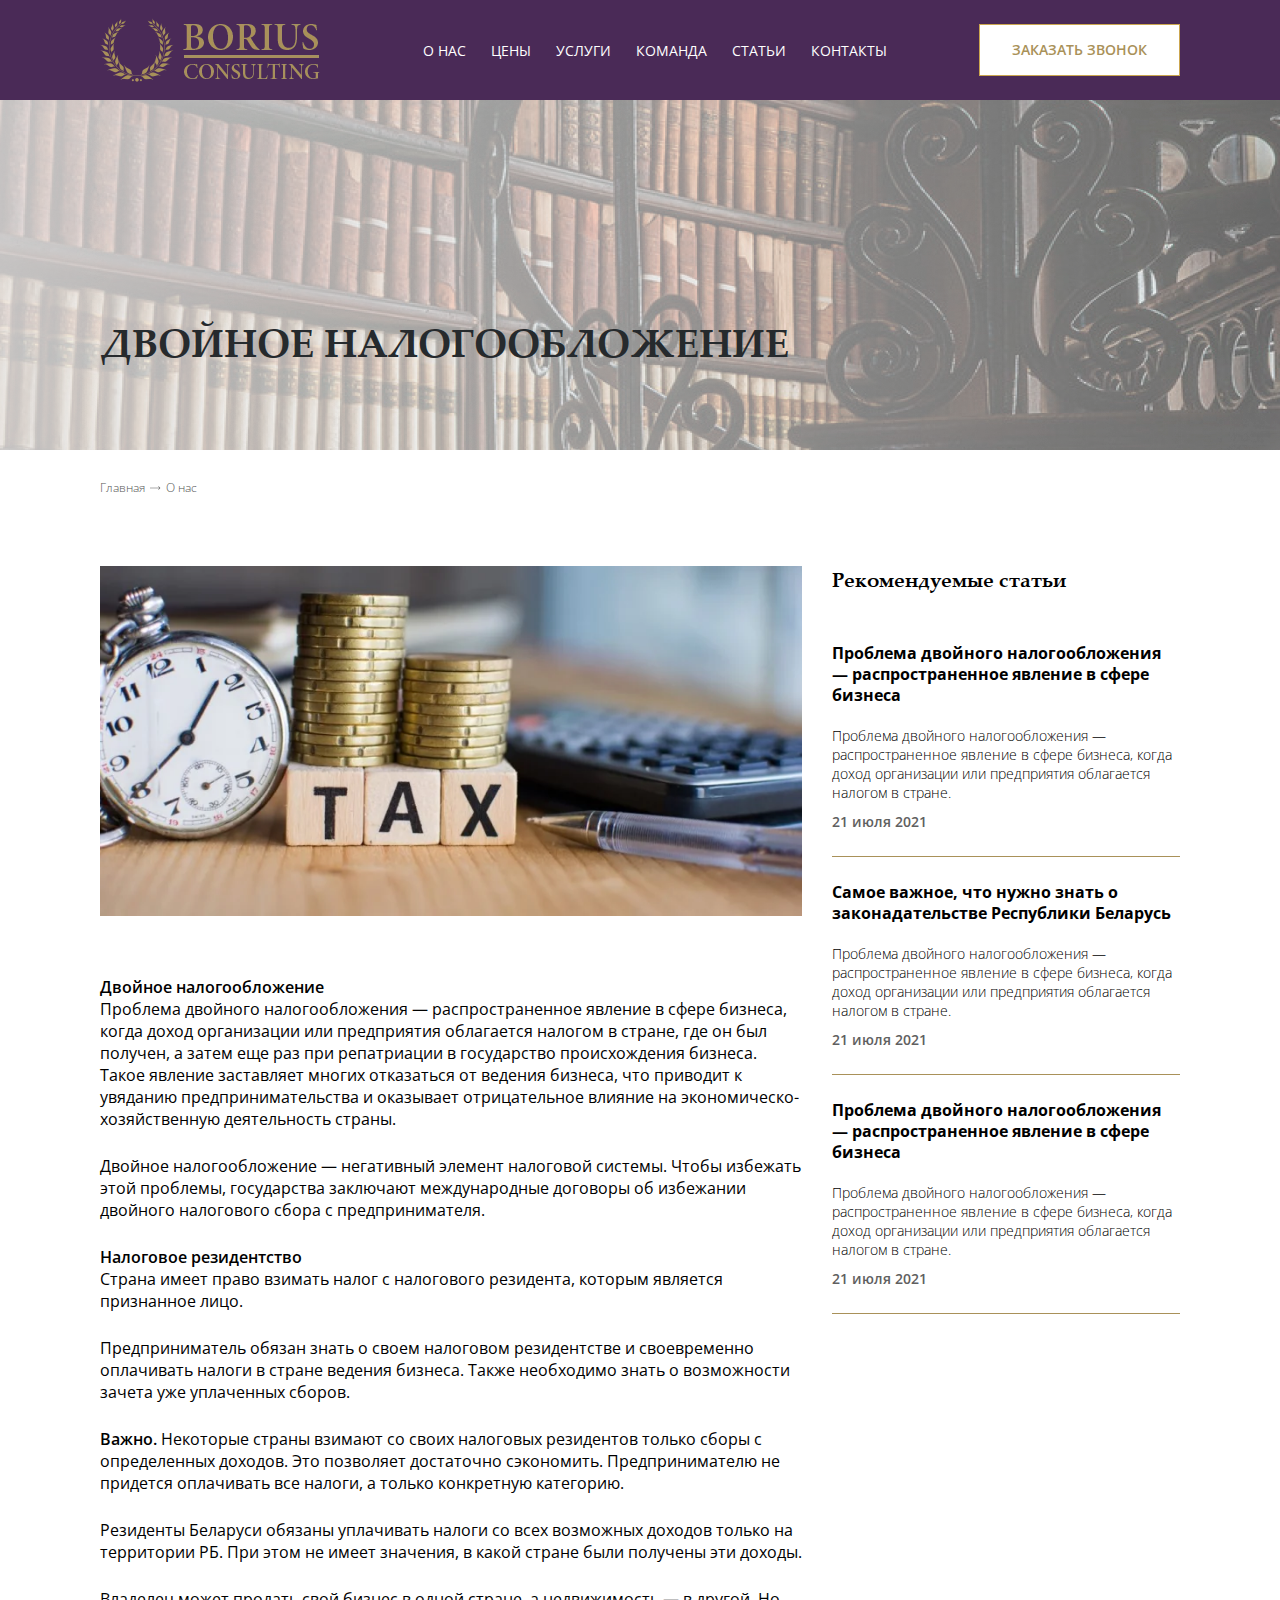
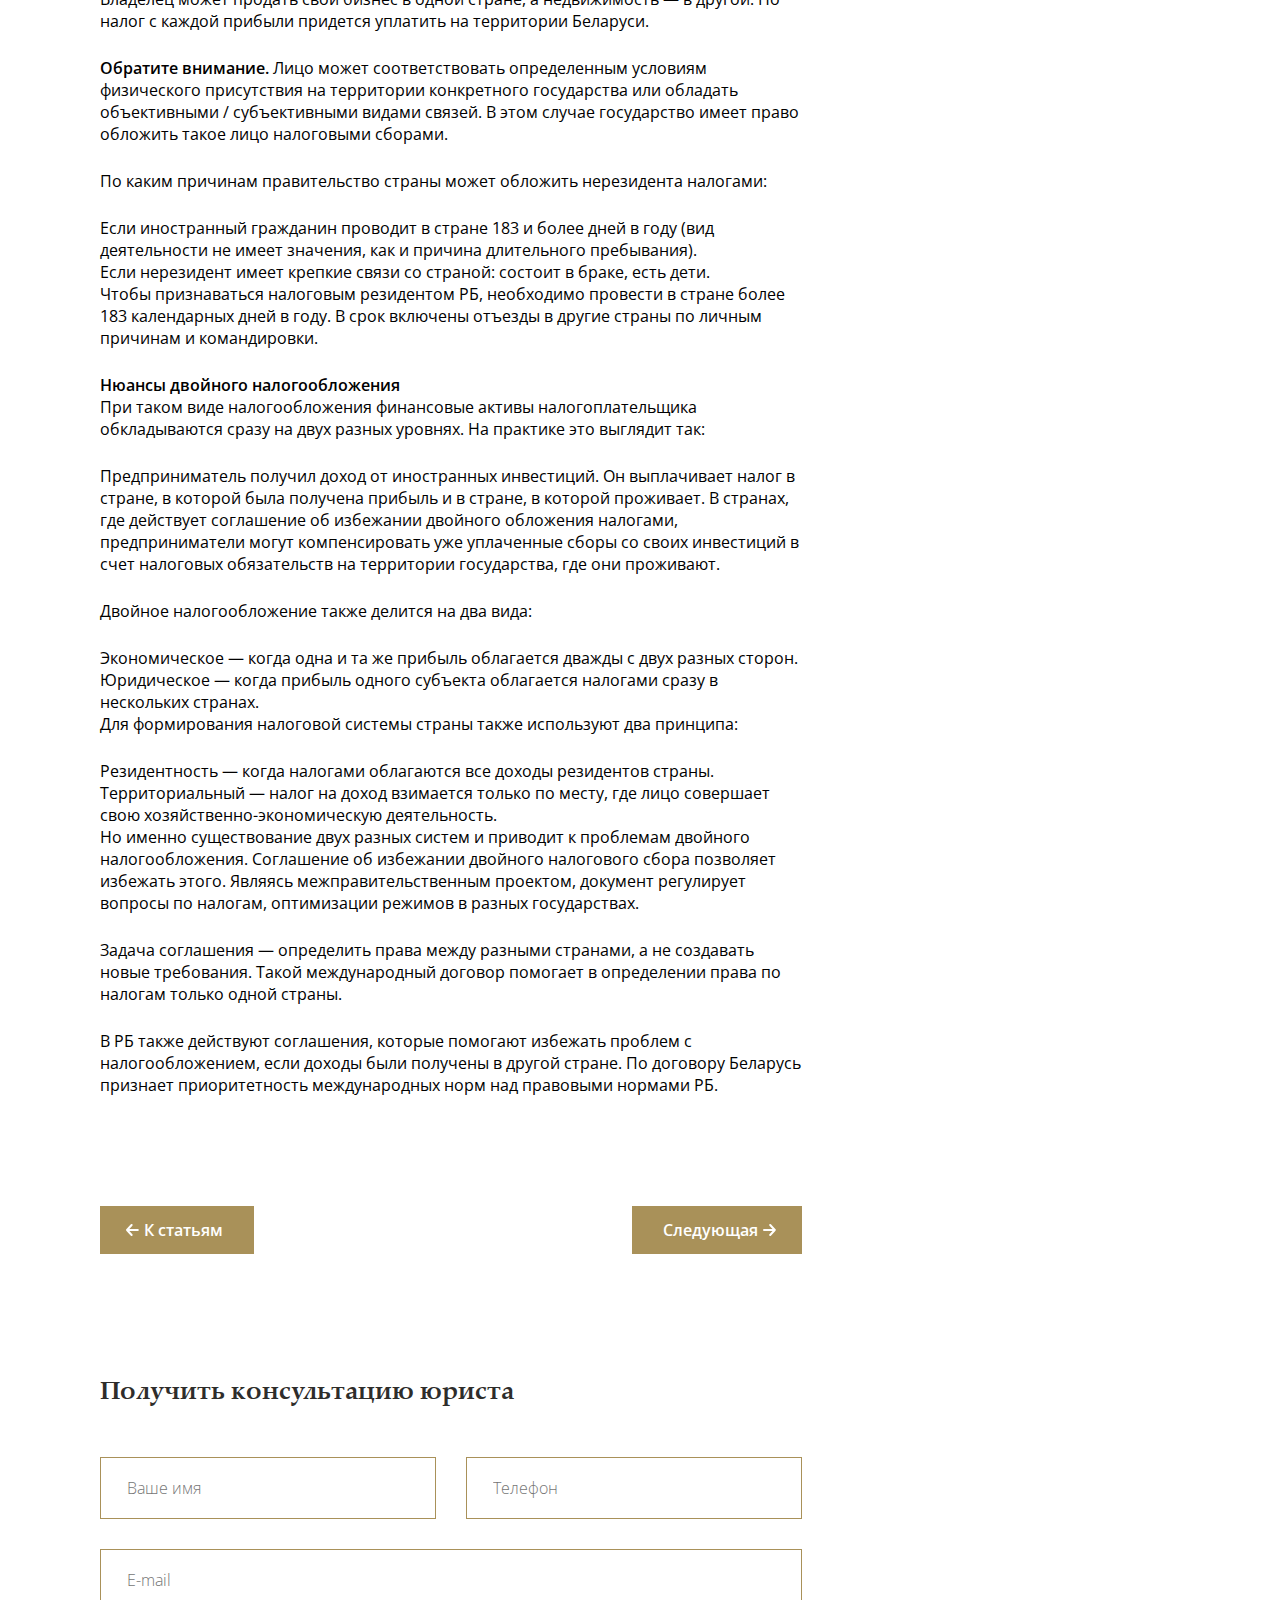
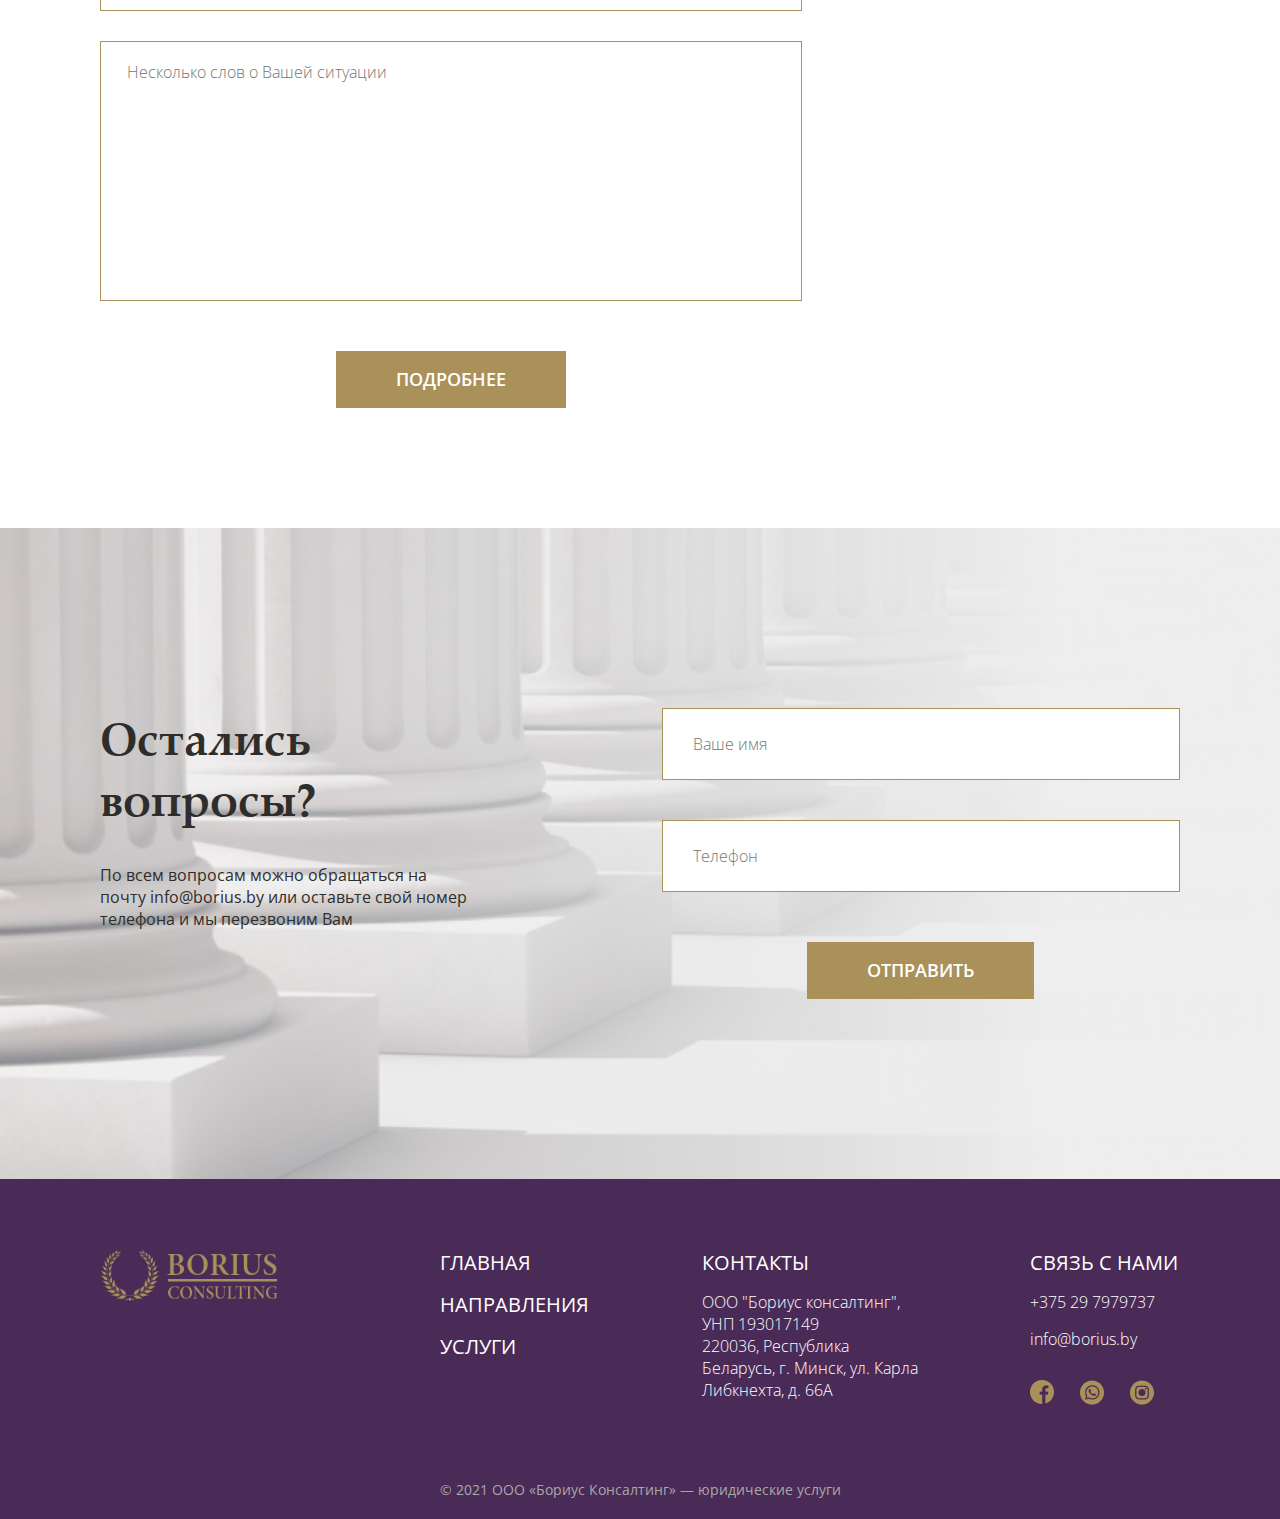
<file: articles_detail.html>
<!doctype html><html lang="en"><head>    <meta charset="UTF-8">    <meta name="viewport"          content="width=device-width, user-scalable=no, initial-scale=1.0, maximum-scale=1.0, minimum-scale=1.0">    <meta http-equiv="X-UA-Compatible" content="ie=edge">    <link rel="shortcut icon" href="img/favicon.ico" type="image/x-icon">    <link rel="stylesheet" href="css/style.min.css">    <link rel="stylesheet" href="css/slick.css">    <title>BoriusBy</title></head><body class="page_fix"><header class="header">    <div class="container">        <div class="header-wrap">            <a href="/" class="logo"><picture><source srcset="img/head_logo.webp" type="image/webp"><img src="img/head_logo.png" alt=""></picture></a>            <nav class="header-menu_nav">                <div class="mobile_nav-logo">                    <a href="/" class="mob_logo"><picture><source srcset="img/head_logo_mob.webp" type="image/webp"><img src="img/head_logo_mob.png" alt="logo"></picture></a>                </div>                <ul class="header-menu">                    <li><a href="#" class="menu-links">О нас</a></li>                    <li><a href="#" class="menu-links">цены</a></li>                    <li class="header-drop">                        <a href="#" class="menu-links">услуги</a>                        <span class="arrow"></span>                        <ul class="header_drop_links">                            <li><a href="#">Корпоративное право</a></li>                            <li><a href="#">Лицензионный договор</a></li>                            <li><a href="#">Ликвидация юридического лица</a></li>                            <li><a href="#">Юрист в сфере IT</a></li>                            <li><a href="#">Регистрация юридического лица</a></li>                            <li><a href="#">Услуги управления организацией</a></li>                        </ul>                    </li>                    <li><a href="#" class="menu-links">команда</a></li>                    <li><a href="#" class="menu-links">статьи</a></li>                    <li><a href="#" class="menu-links">контакты</a></li>                </ul>                <a href="#" class="callback_mob">заказать звонок</a>            </nav>            <a href="#" class="callback">заказать звонок</a>            <div class="mobile-menu">                <span class="mobile-menu__icon"></span>            </div>        </div>    </div></header><section class="banner-fullscreen article">    <div class="container">        <h1>Двойное налогообложение</h1>    </div></section><div class="breadcrumbs container">    <a href="/">Главная</a>    <span>            <svg width="11" height="4" viewBox="0 0 11 4" fill="none" xmlns="http://www.w3.org/2000/svg">                <path d="M10.1768 2.17678C10.2744 2.07915 10.2744 1.92085 10.1768 1.82322L8.58579 0.232233C8.48816 0.134602 8.32986 0.134602 8.23223 0.232233C8.1346 0.329864 8.1346 0.488155 8.23223 0.585786L9.64645 2L8.23223 3.41421C8.1346 3.51184 8.1346 3.67014 8.23223 3.76777C8.32986 3.8654 8.48816 3.8654 8.58579 3.76777L10.1768 2.17678ZM0 2.25H10V1.75H0V2.25Z" fill="#545454"/>            </svg>        </span>    <a href="#">О нас</a></div><div class="container">    <div class="article-detail_wrapper">        <main class="article-detail">            <div class="content">                <picture><source srcset="img/article.webp" type="image/webp"><img src="img/article.png" alt=""></picture>                <p>                    <b>Двойное налогообложение</b><br>                    Проблема двойного налогообложения — распространенное явление в сфере бизнеса,                    когда доход организации или предприятия облагается налогом в стране, где он был получен,                    а затем еще раз при репатриации в государство происхождения бизнеса. Такое явление заставляет                    многих отказаться от ведения бизнеса, что приводит к увяданию предпринимательства и оказывает                    отрицательное влияние на экономическо-хозяйственную деятельность страны.                </p>                <p>                    Двойное налогообложение — негативный элемент налоговой системы. Чтобы избежать этой проблемы,                    государства заключают международные договоры об избежании двойного                    налогового сбора с предпринимателя.                </p>                <p>                    <b>Налоговое резидентство</b><br>                    Страна имеет право взимать налог с налогового резидента, которым является признанное лицо.                </p>                <p>                    Предприниматель обязан знать о своем налоговом резидентстве и своевременно оплачивать налоги                    в стране ведения бизнеса. Также необходимо знать о возможности зачета уже уплаченных сборов.                </p>                <p>                    <b>Важно.</b> Некоторые страны взимают со своих налоговых резидентов только сборы с                    определенных доходов. Это позволяет достаточно сэкономить. Предпринимателю не придется                    оплачивать все налоги, а только конкретную категорию.                </p>                <p>                    Резиденты Беларуси обязаны уплачивать налоги со всех возможных доходов только на территории РБ.                    При этом не имеет значения, в какой стране были получены эти доходы.                </p>                <p>                    Владелец может продать свой бизнес в одной стране, а недвижимость — в другой. Но налог                    с каждой прибыли придется уплатить на территории Беларуси.                </p>                <p>                    <b>Обратите внимание. </b>Лицо может соответствовать определенным условиям физического                    присутствия на территории конкретного государства или обладать объективными / субъективными видами                    связей. В этом случае государство имеет право обложить такое лицо налоговыми сборами.                </p>                <p>                    По каким причинам правительство страны может обложить нерезидента налогами:                </p>                <p>                    Если иностранный гражданин проводит в стране 183 и более дней в году (вид деятельности                    не имеет значения, как и причина длительного пребывания).<br>                    Если нерезидент имеет крепкие связи со страной: состоит в браке, есть дети.<br>                    Чтобы признаваться налоговым резидентом РБ, необходимо провести                    в стране более 183 календарных дней в году. В срок включены отъезды                    в другие страны по личным причинам и командировки.                </p>                <p>                    <b>Нюансы двойного налогообложения</b> <br>                    При таком виде налогообложения финансовые активы налогоплательщика обкладываются                    сразу на двух разных уровнях. На практике это выглядит так:                </p>                <p>                    Предприниматель получил доход от иностранных инвестиций. Он выплачивает налог в стране,                    в которой была получена прибыль и в стране, в которой проживает.                    В странах, где действует соглашение об избежании двойного обложения налогами, предприниматели                    могут компенсировать уже уплаченные сборы со своих инвестиций в счет налоговых обязательств                    на территории государства, где они проживают.                </p>                <p>                    Двойное налогообложение также делится на два вида:                </p>                <p>                    Экономическое — когда одна и та же прибыль облагается дважды с двух разных сторон. <br>                    Юридическое — когда прибыль одного субъекта облагается налогами сразу в нескольких странах.<br>                    Для формирования налоговой системы страны также используют два принципа:                </p>                <p>                    Резидентность — когда налогами облагаются все доходы резидентов страны.<br>                    Территориальный — налог на доход взимается только по месту, где лицо совершает                    свою хозяйственно-экономическую деятельность.<br>                    Но именно существование двух разных систем и приводит к проблемам двойного налогообложения.                    Соглашение об избежании двойного налогового сбора позволяет избежать этого.                    Являясь межправительственным проектом, документ регулирует вопросы по налогам,                    оптимизации режимов в разных государствах.                </p>                <p>                    Задача соглашения — определить права между разными странами, а не создавать новые требования.                    Такой международный договор помогает в определении права по налогам только одной страны.                </p>                <p>                    В РБ также действуют соглашения, которые помогают избежать проблем с налогообложением,                    если доходы были получены в другой стране. По договору Беларусь признает приоритетность                    международных норм над правовыми нормами РБ.                </p>            </div>            <div class="navigation">                <a href="#">                    <svg width="13" height="12" viewBox="0 0 13 12" fill="none" xmlns="http://www.w3.org/2000/svg">                        <path d="M5.61506 11L0.999675 6M0.999675 6L5.61506 1M0.999675 6H11.833" stroke="white" stroke-width="2" stroke-linecap="round" stroke-linejoin="round"/>                    </svg>                    <span>К статьям</span>                </a>                <a href="#">                    <span>Следующая</span>                    <svg width="13" height="12" viewBox="0 0 13 12" fill="none" xmlns="http://www.w3.org/2000/svg">                        <path d="M7.21795 11L11.8333 6M11.8333 6L7.21795 1M11.8333 6H1" stroke="white" stroke-width="2" stroke-linecap="round" stroke-linejoin="round"/>                    </svg>                </a>            </div>            <div class="form-consult">                <h3>Получить консультацию юриста</h3>                <div class="fields">                    <input type="text" placeholder="Ваше имя" class="simple">                    <input type="text" placeholder="Телефон" class="simple">                </div>                <input type="text" placeholder="E-mail" class="simple">                <textarea name="" id="" cols="30" rows="10" placeholder="Несколько слов о Вашей ситуации"></textarea>                <a href="#">Подробнее</a>            </div>        </main>        <aside class="article-detail_sidebar">            <h3>Рекомендуемые статьи</h3>            <ul>                <li>                    <a href="#">                        <span class="title">Проблема двойного налогообложения — распространенное                            явление в сфере бизнеса                        </span>                        <span class="text">Проблема двойного налогообложения — распространенное явление в сфере                            бизнеса, когда доход организации или предприятия облагается налогом в стране.                        </span>                        <span class="date">21 июля 2021</span>                    </a>                </li>                <li>                    <a href="#">                        <span class="title">Самое важное, что нужно знать о законадательстве Республики Беларусь</span>                        <span class="text">Проблема двойного налогообложения — распространенное явление в сфере                            бизнеса, когда доход организации или предприятия облагается налогом в стране.                        </span>                        <span class="date">21 июля 2021</span>                    </a>                </li>                <li>                    <a href="#">                        <span class="title">Проблема двойного налогообложения — распространенное                            явление в сфере бизнеса                        </span>                        <span class="text">Проблема двойного налогообложения — распространенное явление в сфере                            бизнеса, когда доход организации или предприятия облагается налогом в стране.                        </span>                        <span class="date">21 июля 2021</span>                    </a>                </li>            </ul>        </aside>    </div></div><footer class="footer">    <div id="button-up"><picture><source srcset="img/up.webp" type="image/webp"><img src="img/up.png" alt=""></picture></div>    <div class="footer-form_wrap">        <div class="container">            <div class="form">                <div class="form-text">                    <h5>Остались вопросы?</h5>                    <p>По всем вопросам можно обращаться на почту                        info@borius.by или оставьте свой номер телефона и мы перезвоним Вам                    </p>                </div>                <div class="form-fields">                    <input type="text" placeholder="Ваше имя" class="field">                    <input type="tel" placeholder="Телефон" class="field">                    <a href="#" class="btn">Отправить</a>                </div>            </div>        </div>    </div>    <div class="footer-content_wrap">        <div class="container">            <div class="footer-content">                <a href="/" class="logo"><picture><source srcset="img/head_logo.webp" type="image/webp"><img src="img/head_logo.png" alt=""></picture></a>                <div class="links">                    <a href="#">главная</a>                    <a href="#">Направления</a>                    <a href="#">Услуги</a>                </div>                <div class="contacts">                    <h6>контакты</h6>                    <p>                        ООО "Бориус консалтинг", УНП 193017149 <br>                        220036, Республика Беларусь, г. Минск, ул. Карла Либкнехта, д. 66А                    </p>                </div>                <div class="feedback">                    <h6>связь с нами</h6>                    <a href="tel:+375 29 7979737">+375 29 7979737</a>                    <a href="mailto:info@borius.by">info@borius.by</a>                    <div class="social">                        <a href="#"><picture><source srcset="img/face.webp" type="image/webp"><img src="img/face.png" alt=""></picture></a>                        <a href="#"><picture><source srcset="img/wap.webp" type="image/webp"><img src="img/wap.png" alt=""></picture></a>                        <a href="#"><picture><source srcset="img/inst.webp" type="image/webp"><img src="img/inst.png" alt=""></picture></a>                    </div>                </div>            </div>            <div class="copy">                <p>© 2021 ООО «Бориус Консалтинг» — юридические услуги</p>            </div>        </div>    </div></footer><script src="js/script.min.js"></script></body></html>
</file>
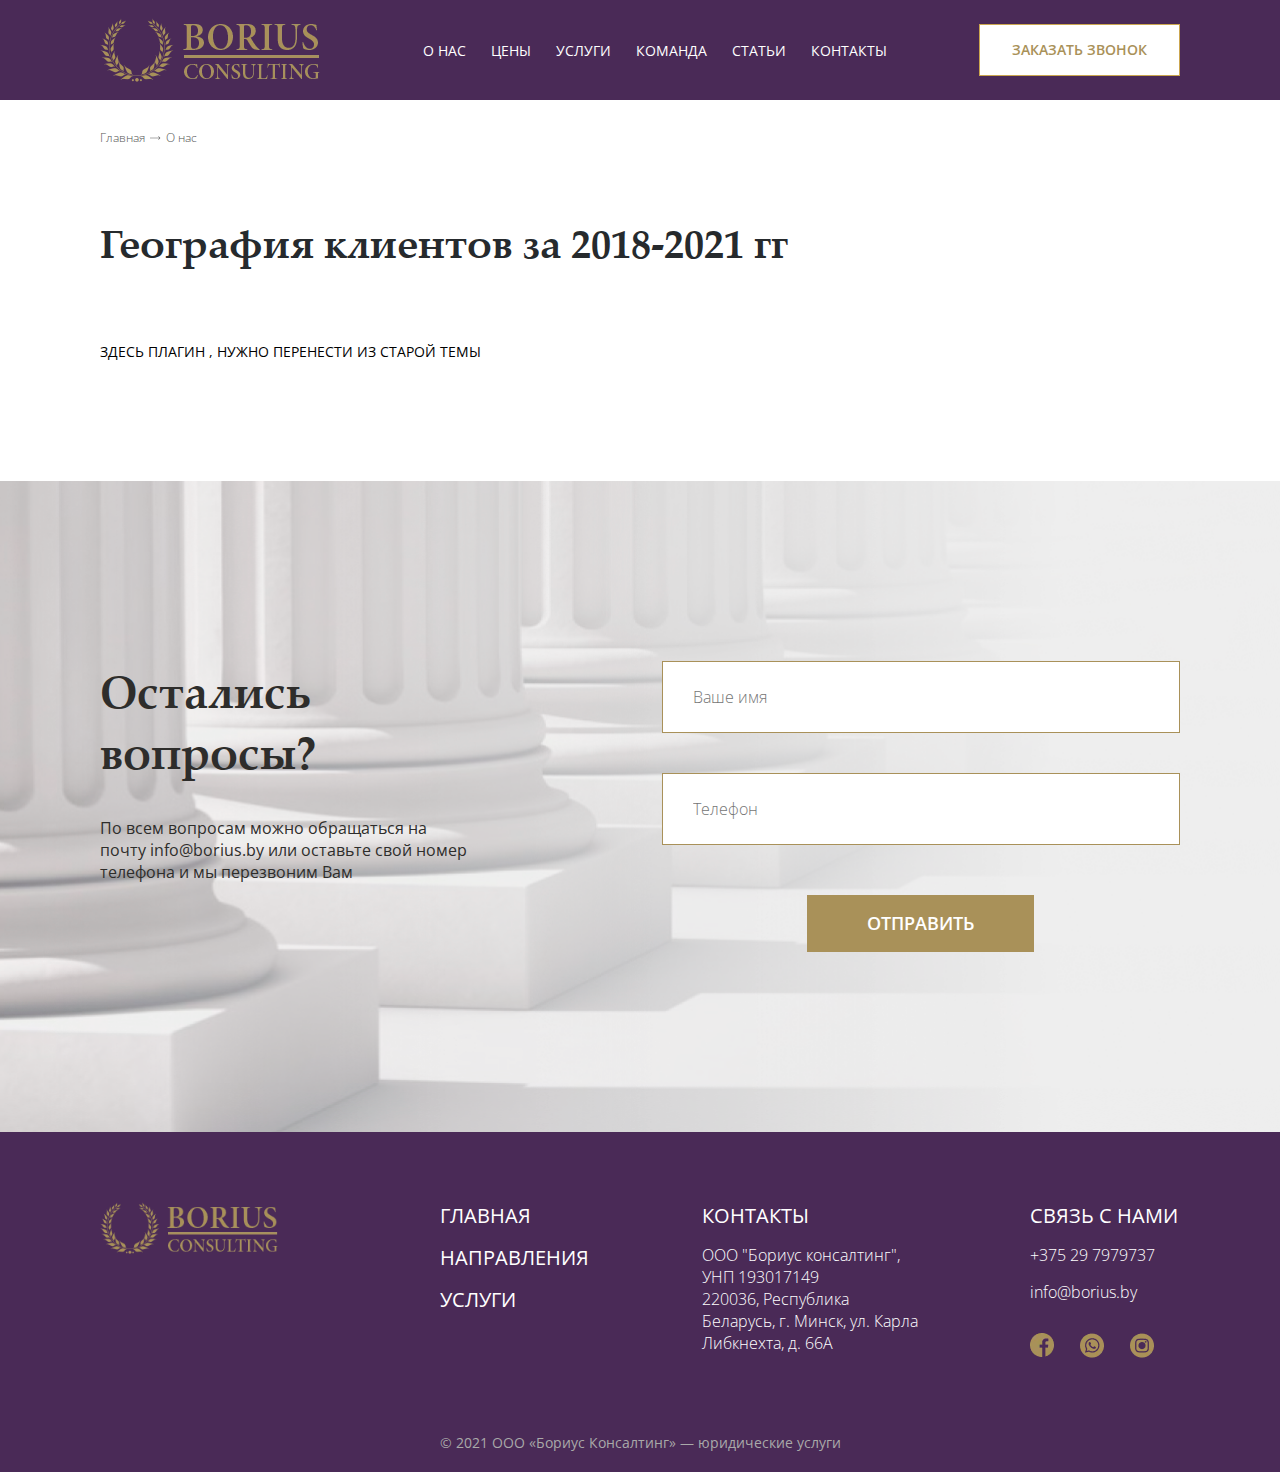
<file: clients.html>
<!doctype html><html lang="en"><head>  <meta charset="UTF-8">  <meta name="viewport"        content="width=device-width, user-scalable=no, initial-scale=1.0, maximum-scale=1.0, minimum-scale=1.0">  <meta http-equiv="X-UA-Compatible" content="ie=edge">  <link rel="shortcut icon" href="img/favicon.ico" type="image/x-icon">  <link rel="stylesheet" href="css/style.min.css">  <link rel="stylesheet" href="css/slick.css">  <title>BoriusBy</title></head><body class="page_fix"><header class="header">    <div class="container">        <div class="header-wrap">            <a href="/" class="logo"><picture><source srcset="img/head_logo.webp" type="image/webp"><img src="img/head_logo.png" alt=""></picture></a>            <nav class="header-menu_nav">                <div class="mobile_nav-logo">                    <a href="/" class="mob_logo"><picture><source srcset="img/head_logo_mob.webp" type="image/webp"><img src="img/head_logo_mob.png" alt="logo"></picture></a>                </div>                <ul class="header-menu">                    <li><a href="#" class="menu-links">О нас</a></li>                    <li><a href="#" class="menu-links">цены</a></li>                    <li class="header-drop">                        <a href="#" class="menu-links">услуги</a>                        <span class="arrow"></span>                        <ul class="header_drop_links">                            <li><a href="#">Корпоративное право</a></li>                            <li><a href="#">Лицензионный договор</a></li>                            <li><a href="#">Ликвидация юридического лица</a></li>                            <li><a href="#">Юрист в сфере IT</a></li>                            <li><a href="#">Регистрация юридического лица</a></li>                            <li><a href="#">Услуги управления организацией</a></li>                        </ul>                    </li>                    <li><a href="#" class="menu-links">команда</a></li>                    <li><a href="#" class="menu-links">статьи</a></li>                    <li><a href="#" class="menu-links">контакты</a></li>                </ul>                <a href="#" class="callback_mob">заказать звонок</a>            </nav>            <a href="#" class="callback">заказать звонок</a>            <div class="mobile-menu">                <span class="mobile-menu__icon"></span>            </div>        </div>    </div></header><div class="breadcrumbs container">  <a href="/">Главная</a>  <span>            <svg width="11" height="4" viewBox="0 0 11 4" fill="none" xmlns="http://www.w3.org/2000/svg">                <path d="M10.1768 2.17678C10.2744 2.07915 10.2744 1.92085 10.1768 1.82322L8.58579 0.232233C8.48816 0.134602 8.32986 0.134602 8.23223 0.232233C8.1346 0.329864 8.1346 0.488155 8.23223 0.585786L9.64645 2L8.23223 3.41421C8.1346 3.51184 8.1346 3.67014 8.23223 3.76777C8.32986 3.8654 8.48816 3.8654 8.58579 3.76777L10.1768 2.17678ZM0 2.25H10V1.75H0V2.25Z" fill="#545454"/>            </svg>        </span>  <a href="#">О нас</a></div><main class="clients">  <div class="container">    <h1>География клиентов за 2018-2021 гг</h1>    <p>      ЗДЕСЬ ПЛАГИН , НУЖНО ПЕРЕНЕСТИ ИЗ СТАРОЙ ТЕМЫ    </p>  </div></main><footer class="footer">    <div id="button-up"><picture><source srcset="img/up.webp" type="image/webp"><img src="img/up.png" alt=""></picture></div>    <div class="footer-form_wrap">        <div class="container">            <div class="form">                <div class="form-text">                    <h5>Остались вопросы?</h5>                    <p>По всем вопросам можно обращаться на почту                        info@borius.by или оставьте свой номер телефона и мы перезвоним Вам                    </p>                </div>                <div class="form-fields">                    <input type="text" placeholder="Ваше имя" class="field">                    <input type="tel" placeholder="Телефон" class="field">                    <a href="#" class="btn">Отправить</a>                </div>            </div>        </div>    </div>    <div class="footer-content_wrap">        <div class="container">            <div class="footer-content">                <a href="/" class="logo"><picture><source srcset="img/head_logo.webp" type="image/webp"><img src="img/head_logo.png" alt=""></picture></a>                <div class="links">                    <a href="#">главная</a>                    <a href="#">Направления</a>                    <a href="#">Услуги</a>                </div>                <div class="contacts">                    <h6>контакты</h6>                    <p>                        ООО "Бориус консалтинг", УНП 193017149 <br>                        220036, Республика Беларусь, г. Минск, ул. Карла Либкнехта, д. 66А                    </p>                </div>                <div class="feedback">                    <h6>связь с нами</h6>                    <a href="tel:+375 29 7979737">+375 29 7979737</a>                    <a href="mailto:info@borius.by">info@borius.by</a>                    <div class="social">                        <a href="#"><picture><source srcset="img/face.webp" type="image/webp"><img src="img/face.png" alt=""></picture></a>                        <a href="#"><picture><source srcset="img/wap.webp" type="image/webp"><img src="img/wap.png" alt=""></picture></a>                        <a href="#"><picture><source srcset="img/inst.webp" type="image/webp"><img src="img/inst.png" alt=""></picture></a>                    </div>                </div>            </div>            <div class="copy">                <p>© 2021 ООО «Бориус Консалтинг» — юридические услуги</p>            </div>        </div>    </div></footer><script src="js/script.min.js"></script></body></html>
</file>
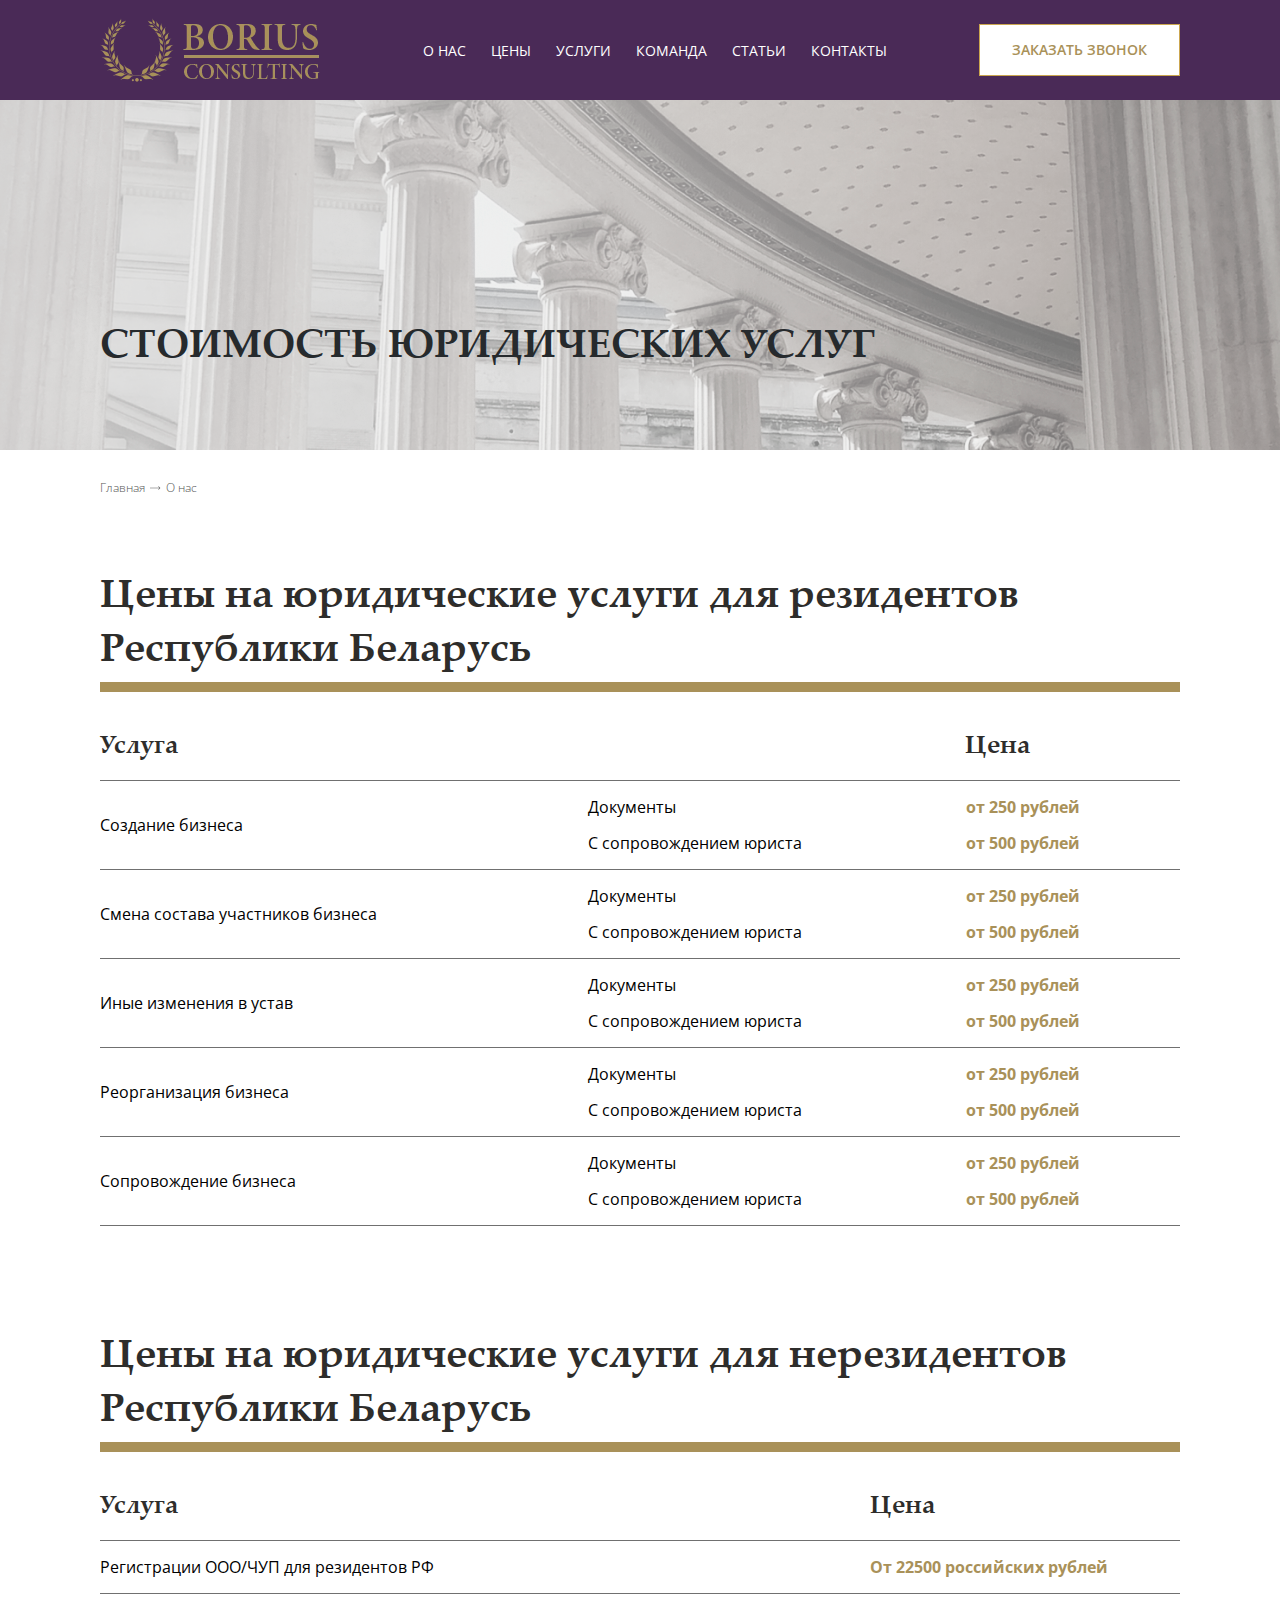
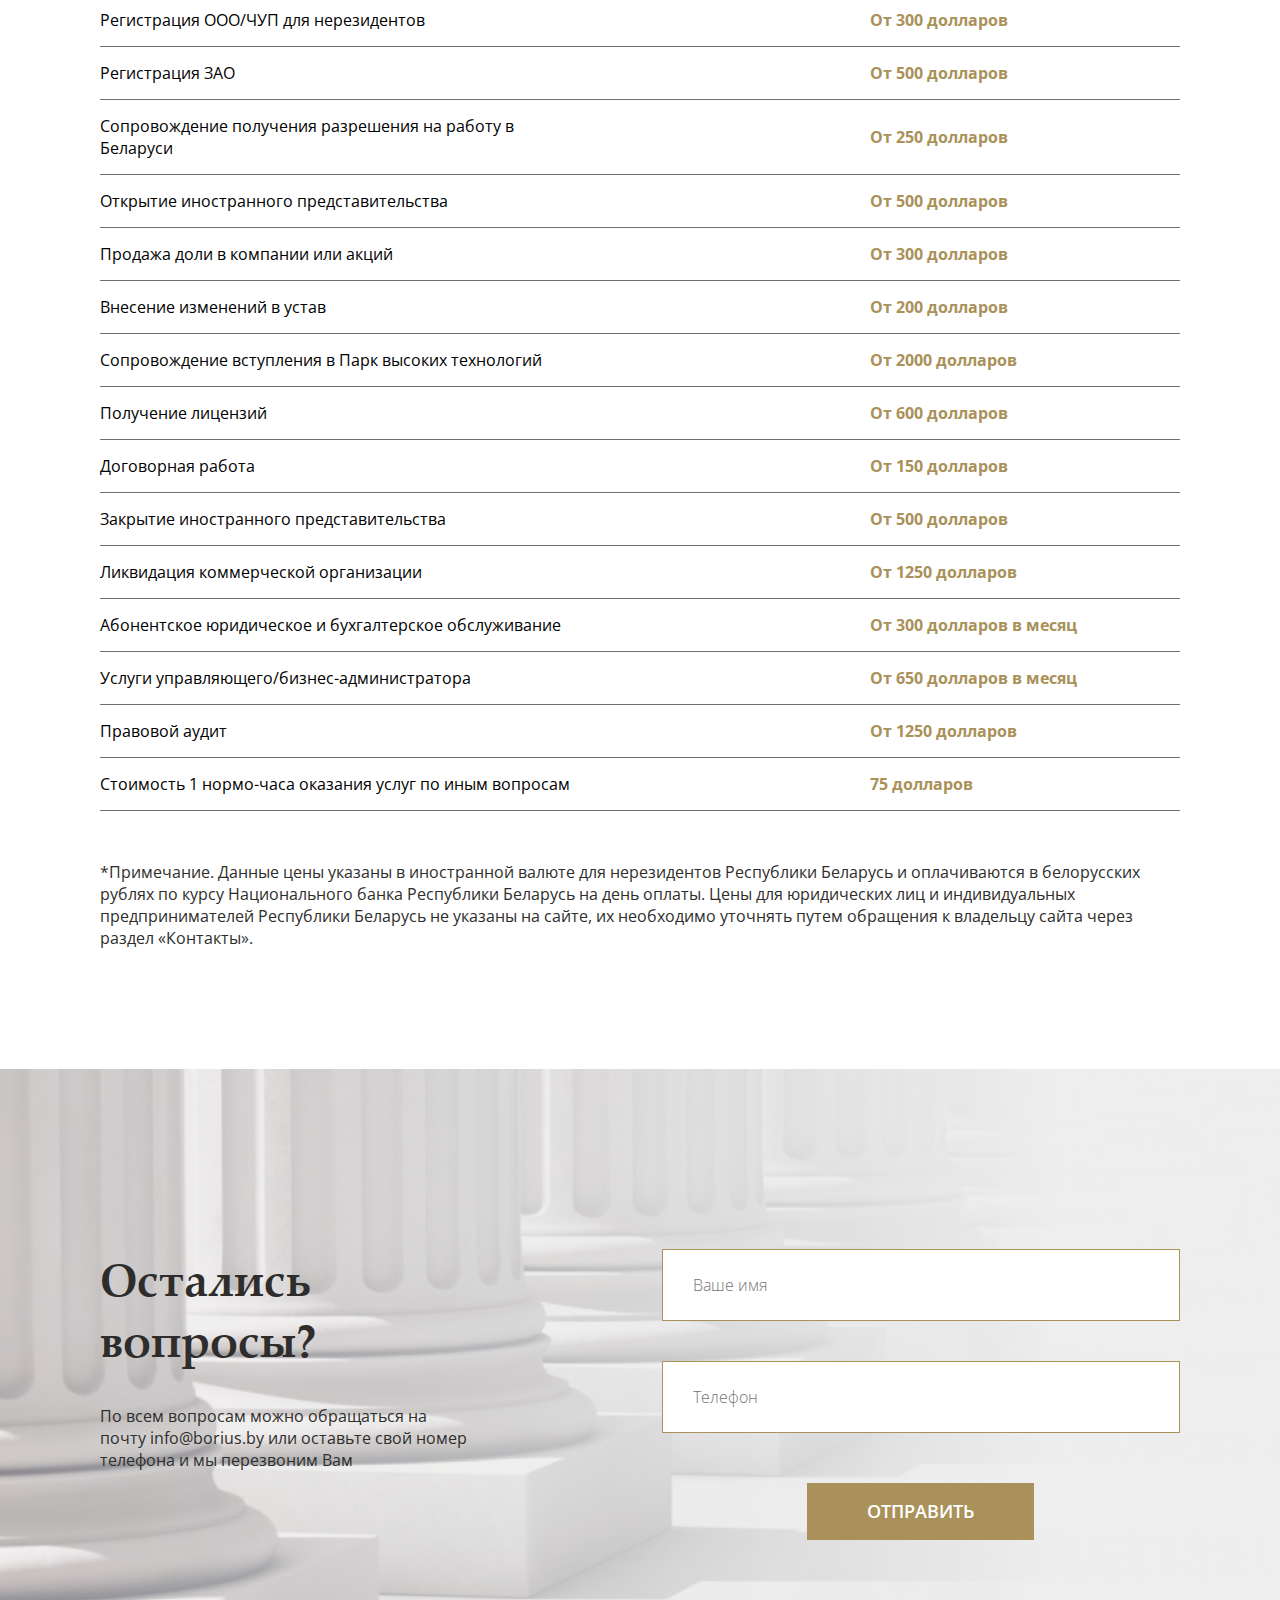
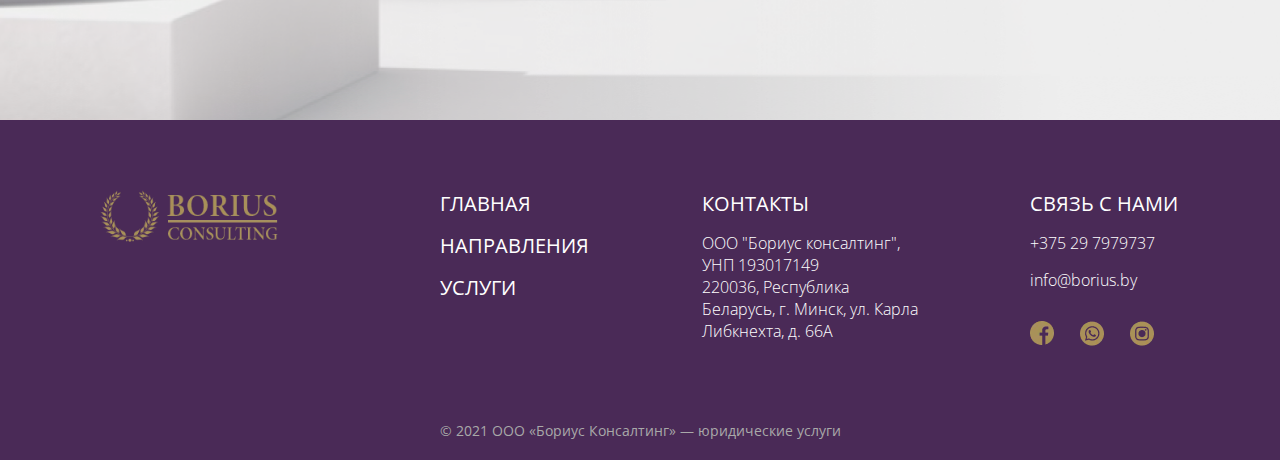
<file: coast.html>
<!doctype html><html lang="en"><head>  <meta charset="UTF-8">  <meta name="viewport"        content="width=device-width, user-scalable=no, initial-scale=1.0, maximum-scale=1.0, minimum-scale=1.0">  <meta http-equiv="X-UA-Compatible" content="ie=edge">  <link rel="shortcut icon" href="img/favicon.ico" type="image/x-icon">  <link rel="stylesheet" href="css/style.min.css">  <link rel="stylesheet" href="css/slick.css">  <title>BoriusBy</title></head><body class="page_fix"><header class="header">    <div class="container">        <div class="header-wrap">            <a href="/" class="logo"><picture><source srcset="img/head_logo.webp" type="image/webp"><img src="img/head_logo.png" alt=""></picture></a>            <nav class="header-menu_nav">                <div class="mobile_nav-logo">                    <a href="/" class="mob_logo"><picture><source srcset="img/head_logo_mob.webp" type="image/webp"><img src="img/head_logo_mob.png" alt="logo"></picture></a>                </div>                <ul class="header-menu">                    <li><a href="#" class="menu-links">О нас</a></li>                    <li><a href="#" class="menu-links">цены</a></li>                    <li class="header-drop">                        <a href="#" class="menu-links">услуги</a>                        <span class="arrow"></span>                        <ul class="header_drop_links">                            <li><a href="#">Корпоративное право</a></li>                            <li><a href="#">Лицензионный договор</a></li>                            <li><a href="#">Ликвидация юридического лица</a></li>                            <li><a href="#">Юрист в сфере IT</a></li>                            <li><a href="#">Регистрация юридического лица</a></li>                            <li><a href="#">Услуги управления организацией</a></li>                        </ul>                    </li>                    <li><a href="#" class="menu-links">команда</a></li>                    <li><a href="#" class="menu-links">статьи</a></li>                    <li><a href="#" class="menu-links">контакты</a></li>                </ul>                <a href="#" class="callback_mob">заказать звонок</a>            </nav>            <a href="#" class="callback">заказать звонок</a>            <div class="mobile-menu">                <span class="mobile-menu__icon"></span>            </div>        </div>    </div></header><section class="banner-fullscreen">    <div class="container">        <h1>стоимость юридических услуг</h1>    </div></section><div class="breadcrumbs container">  <a href="/">Главная</a>  <span>            <svg width="11" height="4" viewBox="0 0 11 4" fill="none" xmlns="http://www.w3.org/2000/svg">                <path d="M10.1768 2.17678C10.2744 2.07915 10.2744 1.92085 10.1768 1.82322L8.58579 0.232233C8.48816 0.134602 8.32986 0.134602 8.23223 0.232233C8.1346 0.329864 8.1346 0.488155 8.23223 0.585786L9.64645 2L8.23223 3.41421C8.1346 3.51184 8.1346 3.67014 8.23223 3.76777C8.32986 3.8654 8.48816 3.8654 8.58579 3.76777L10.1768 2.17678ZM0 2.25H10V1.75H0V2.25Z" fill="#545454"/>            </svg>        </span>  <a href="#">О нас</a></div><main class="coast">    <section class="coast-resident">        <div class="container">            <h2>Цены на юридические услуги для резидентов Республики Беларусь</h2>            <hr>            <div class="resident-items">                <div class="head">                    <h5>Услуга</h5>                    <h5>Цена</h5>                </div>                <div class="item">                    <p class="title">Создание бизнеса</p>                    <div class="options">                        <p class="option">Документы</p>                        <p class="option">С сопровождением юриста</p>                    </div>                    <div class="values">                        <p class="value">от 250 рублей</p>                        <p class="value">от 500 рублей</p>                    </div>                </div>                <div class="item">                    <p class="title">Смена состава участников бизнеса</p>                    <div class="options">                        <p class="option">Документы</p>                        <p class="option">С сопровождением юриста</p>                    </div>                    <div class="values">                        <p class="value">от 250 рублей</p>                        <p class="value">от 500 рублей</p>                    </div>                </div>                <div class="item">                    <p class="title">Иные изменения в устав</p>                    <div class="options">                        <p class="option">Документы</p>                        <p class="option">С сопровождением юриста</p>                    </div>                    <div class="values">                        <p class="value">от 250 рублей</p>                        <p class="value">от 500 рублей</p>                    </div>                </div>                <div class="item">                    <p class="title">Реорганизация бизнеса</p>                    <div class="options">                        <p class="option">Документы</p>                        <p class="option">С сопровождением юриста</p>                    </div>                    <div class="values">                        <p class="value">от 250 рублей</p>                        <p class="value">от 500 рублей</p>                    </div>                </div>                <div class="item">                    <p class="title">Сопровождение бизнеса</p>                    <div class="options">                        <p class="option">Документы</p>                        <p class="option">С сопровождением юриста</p>                    </div>                    <div class="values">                        <p class="value">от 250 рублей</p>                        <p class="value">от 500 рублей</p>                    </div>                </div>            </div>        </div>    </section>    <section class="coast-non_resident">        <div class="container">            <h2>Цены на юридические услуги для нерезидентов Республики Беларусь</h2>            <hr>            <div class="non_resident-items">                <div class="head">                    <h5>Услуга</h5>                    <h5>Цена</h5>                </div>                <div class="item">                    <p class="title">Регистрации ООО/ЧУП для резидентов РФ</p>                    <p class="value">От 22500 российских рублей</p>                </div>                <div class="item">                    <p class="title">Регистрация ООО/ЧУП для нерезидентов</p>                    <p class="value">От 300 долларов</p>                </div>                <div class="item">                    <p class="title">Регистрация ЗАО</p>                    <p class="value">От 500 долларов</p>                </div>                <div class="item">                    <p class="title">Сопровождение получения разрешения на работу в Беларуси</p>                    <p class="value">От 250 долларов</p>                </div>                <div class="item">                    <p class="title">Открытие иностранного представительства</p>                    <p class="value">От 500 долларов</p>                </div>                <div class="item">                    <p class="title">Продажа доли в компании или акций</p>                    <p class="value">От 300 долларов</p>                </div>                <div class="item">                    <p class="title">Внесение изменений в устав</p>                    <p class="value">От 200 долларов</p>                </div>                <div class="item">                    <p class="title">Сопровождение вступления в Парк высоких технологий</p>                    <p class="value">От 2000 долларов</p>                </div>                <div class="item">                    <p class="title">Получение лицензий</p>                    <p class="value">От 600 долларов</p>                </div>                <div class="item">                    <p class="title">Договорная работа</p>                    <p class="value">От 150 долларов</p>                </div>                <div class="item">                    <p class="title">Закрытие иностранного представительства</p>                    <p class="value">От 500 долларов</p>                </div>                <div class="item">                    <p class="title">Ликвидация коммерческой организации</p>                    <p class="value">От 1250 долларов</p>                </div>                <div class="item">                    <p class="title">Абонентское юридическое и бухгалтерское обслуживание</p>                    <p class="value">От 300 долларов в месяц</p>                </div>                <div class="item">                    <p class="title">Услуги управляющего/бизнес-администратора</p>                    <p class="value">От 650 долларов в месяц</p>                </div>                <div class="item">                    <p class="title">Правовой аудит</p>                    <p class="value">От 1250 долларов</p>                </div>                <div class="item">                    <p class="title">Стоимость 1 нормо-часа оказания услуг по иным вопросам</p>                    <p class="value">75 долларов</p>                </div>            </div>            <div class="coast-description">                <p>*Примечание. Данные цены указаны в иностранной валюте для нерезидентов Республики Беларусь                    и оплачиваются в белорусских рублях по курсу Национального банка Республики Беларусь на день оплаты.                    Цены для юридических лиц и индивидуальных предпринимателей Республики Беларусь не указаны на сайте,                    их необходимо уточнять путем обращения к владельцу сайта через раздел «Контакты».                </p>            </div>        </div>    </section></main><footer class="footer">    <div id="button-up"><picture><source srcset="img/up.webp" type="image/webp"><img src="img/up.png" alt=""></picture></div>    <div class="footer-form_wrap">        <div class="container">            <div class="form">                <div class="form-text">                    <h5>Остались вопросы?</h5>                    <p>По всем вопросам можно обращаться на почту                        info@borius.by или оставьте свой номер телефона и мы перезвоним Вам                    </p>                </div>                <div class="form-fields">                    <input type="text" placeholder="Ваше имя" class="field">                    <input type="tel" placeholder="Телефон" class="field">                    <a href="#" class="btn">Отправить</a>                </div>            </div>        </div>    </div>    <div class="footer-content_wrap">        <div class="container">            <div class="footer-content">                <a href="/" class="logo"><picture><source srcset="img/head_logo.webp" type="image/webp"><img src="img/head_logo.png" alt=""></picture></a>                <div class="links">                    <a href="#">главная</a>                    <a href="#">Направления</a>                    <a href="#">Услуги</a>                </div>                <div class="contacts">                    <h6>контакты</h6>                    <p>                        ООО "Бориус консалтинг", УНП 193017149 <br>                        220036, Республика Беларусь, г. Минск, ул. Карла Либкнехта, д. 66А                    </p>                </div>                <div class="feedback">                    <h6>связь с нами</h6>                    <a href="tel:+375 29 7979737">+375 29 7979737</a>                    <a href="mailto:info@borius.by">info@borius.by</a>                    <div class="social">                        <a href="#"><picture><source srcset="img/face.webp" type="image/webp"><img src="img/face.png" alt=""></picture></a>                        <a href="#"><picture><source srcset="img/wap.webp" type="image/webp"><img src="img/wap.png" alt=""></picture></a>                        <a href="#"><picture><source srcset="img/inst.webp" type="image/webp"><img src="img/inst.png" alt=""></picture></a>                    </div>                </div>            </div>            <div class="copy">                <p>© 2021 ООО «Бориус Консалтинг» — юридические услуги</p>            </div>        </div>    </div></footer><script src="js/script.min.js"></script></body></html>
</file>
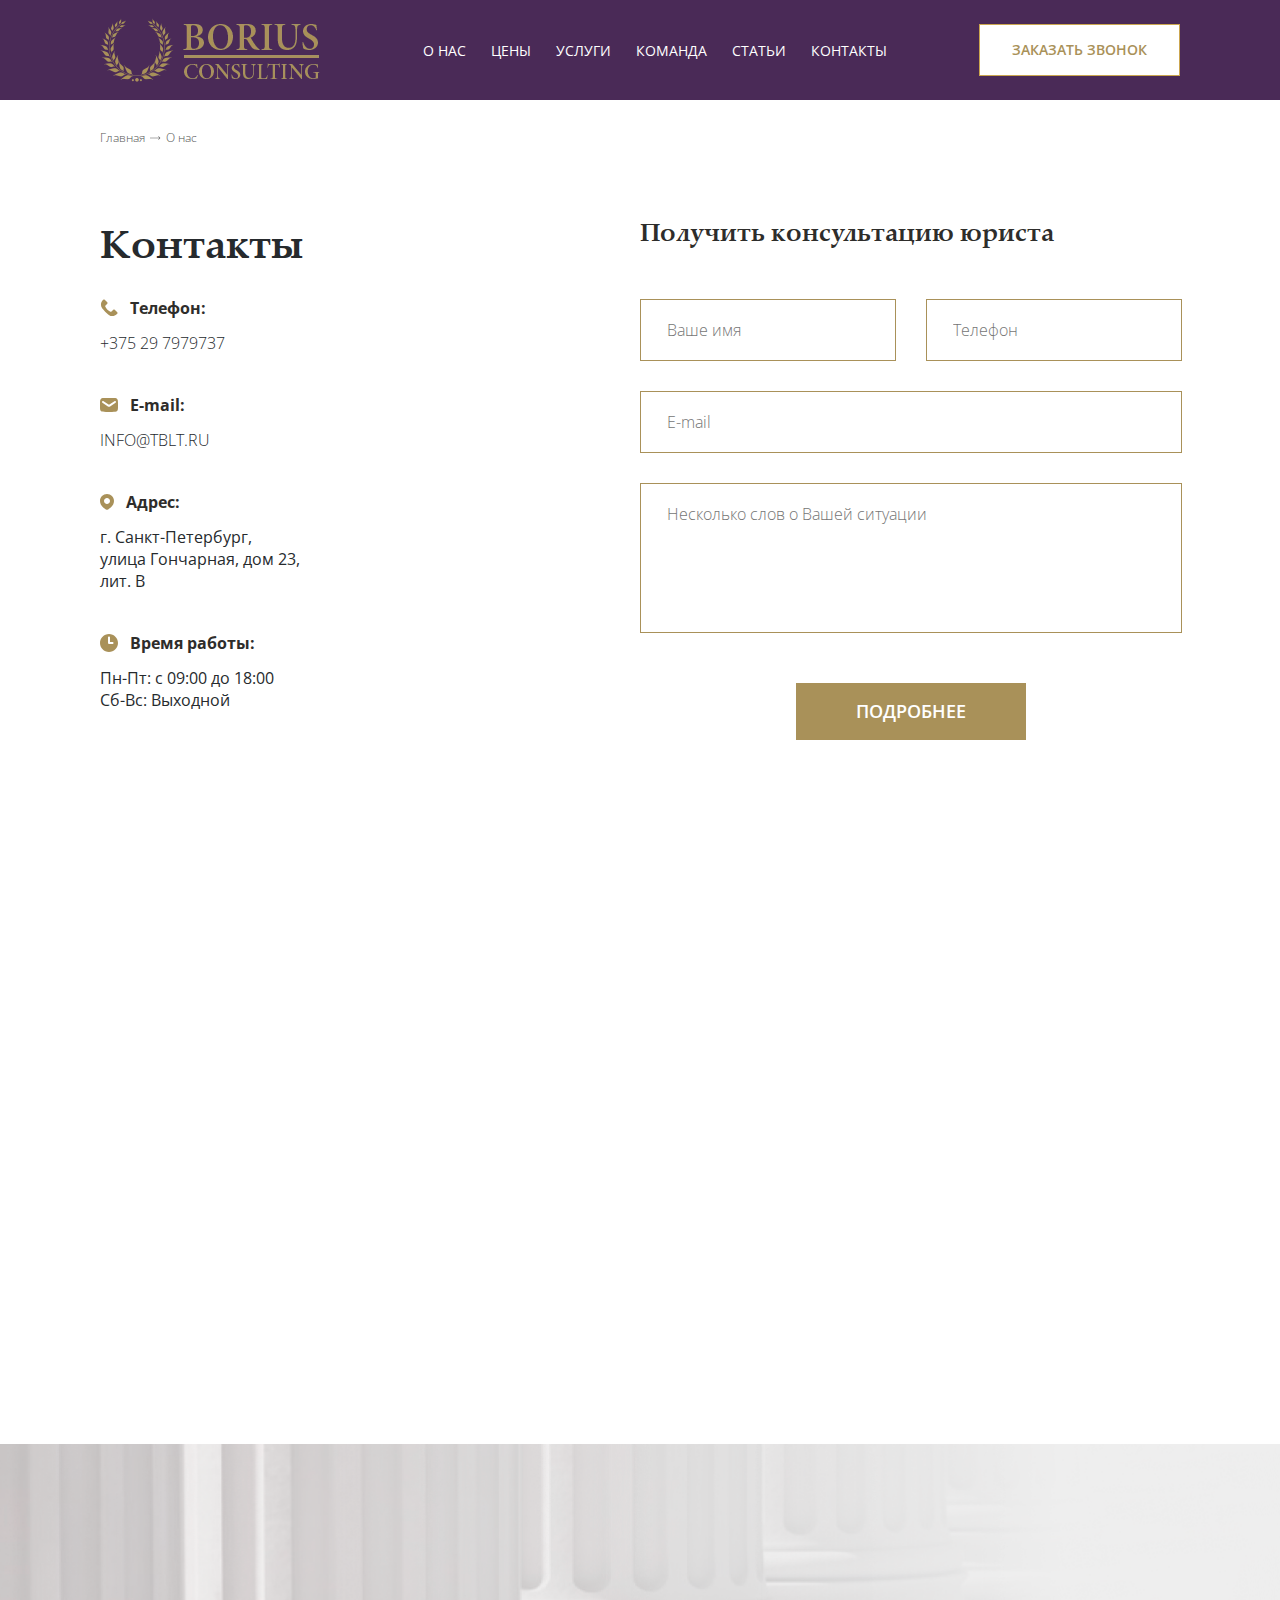
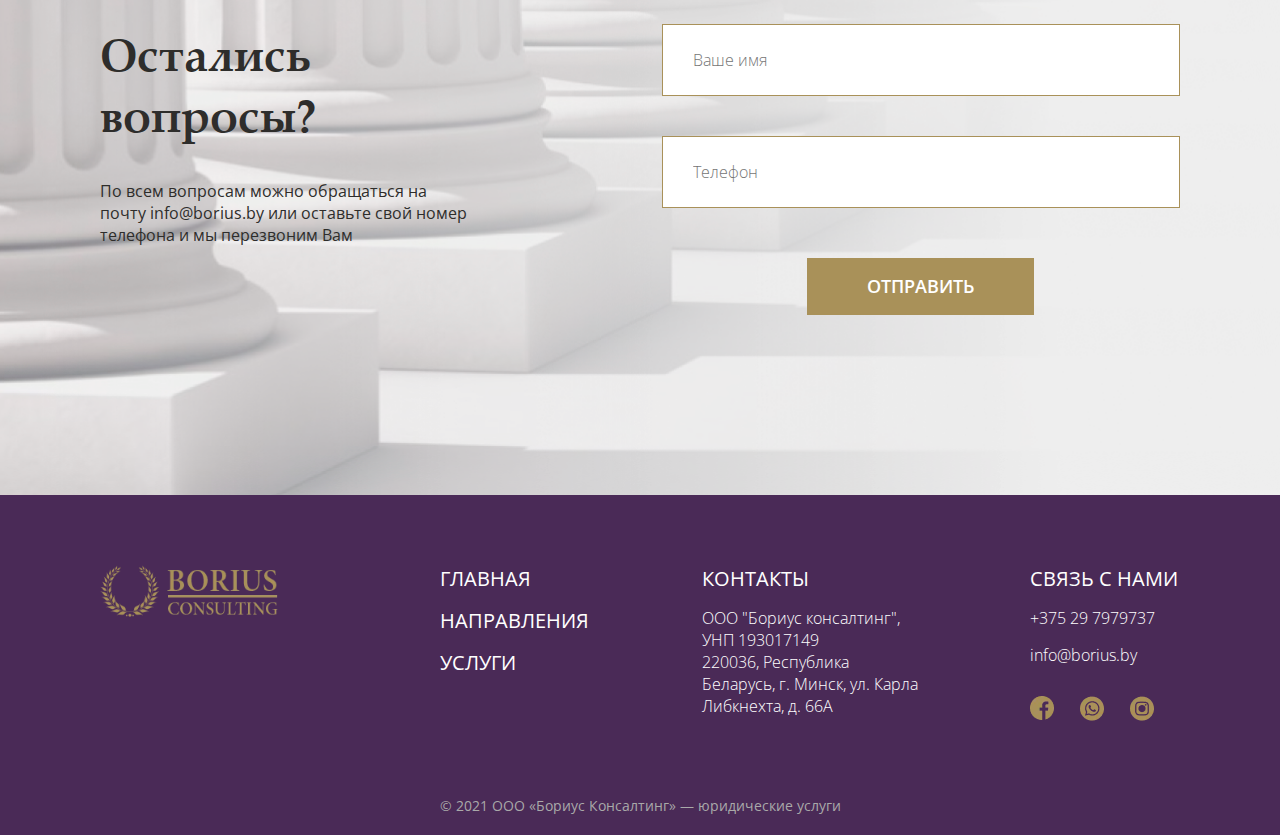
<file: contacts.html>
<!doctype html><html lang="en"><head>  <meta charset="UTF-8">  <meta name="viewport"        content="width=device-width, user-scalable=no, initial-scale=1.0, maximum-scale=1.0, minimum-scale=1.0">  <meta http-equiv="X-UA-Compatible" content="ie=edge">  <link rel="shortcut icon" href="img/favicon.ico" type="image/x-icon">  <link rel="stylesheet" href="css/style.min.css">  <link rel="stylesheet" href="css/slick.css">  <title>BoriusBy</title></head><body class="page_fix"><header class="header">    <div class="container">        <div class="header-wrap">            <a href="/" class="logo"><picture><source srcset="img/head_logo.webp" type="image/webp"><img src="img/head_logo.png" alt=""></picture></a>            <nav class="header-menu_nav">                <div class="mobile_nav-logo">                    <a href="/" class="mob_logo"><picture><source srcset="img/head_logo_mob.webp" type="image/webp"><img src="img/head_logo_mob.png" alt="logo"></picture></a>                </div>                <ul class="header-menu">                    <li><a href="#" class="menu-links">О нас</a></li>                    <li><a href="#" class="menu-links">цены</a></li>                    <li class="header-drop">                        <a href="#" class="menu-links">услуги</a>                        <span class="arrow"></span>                        <ul class="header_drop_links">                            <li><a href="#">Корпоративное право</a></li>                            <li><a href="#">Лицензионный договор</a></li>                            <li><a href="#">Ликвидация юридического лица</a></li>                            <li><a href="#">Юрист в сфере IT</a></li>                            <li><a href="#">Регистрация юридического лица</a></li>                            <li><a href="#">Услуги управления организацией</a></li>                        </ul>                    </li>                    <li><a href="#" class="menu-links">команда</a></li>                    <li><a href="#" class="menu-links">статьи</a></li>                    <li><a href="#" class="menu-links">контакты</a></li>                </ul>                <a href="#" class="callback_mob">заказать звонок</a>            </nav>            <a href="#" class="callback">заказать звонок</a>            <div class="mobile-menu">                <span class="mobile-menu__icon"></span>            </div>        </div>    </div></header><div class="breadcrumbs container">  <a href="/">Главная</a>  <span>            <svg width="11" height="4" viewBox="0 0 11 4" fill="none" xmlns="http://www.w3.org/2000/svg">                <path d="M10.1768 2.17678C10.2744 2.07915 10.2744 1.92085 10.1768 1.82322L8.58579 0.232233C8.48816 0.134602 8.32986 0.134602 8.23223 0.232233C8.1346 0.329864 8.1346 0.488155 8.23223 0.585786L9.64645 2L8.23223 3.41421C8.1346 3.51184 8.1346 3.67014 8.23223 3.76777C8.32986 3.8654 8.48816 3.8654 8.58579 3.76777L10.1768 2.17678ZM0 2.25H10V1.75H0V2.25Z" fill="#545454"/>            </svg>        </span>  <a href="#">О нас</a></div><main class="contact-us">  <div class="container">    <div class="contact-us_wrapper">        <div class="content">            <h1>Контакты</h1>            <div class="item">                <p>                    <svg width="18" height="18" viewBox="0 0 18 18" fill="none" xmlns="http://www.w3.org/2000/svg">                        <path d="M2.67962 1.32038L3.29289 0.707107C3.68342 0.316583 4.31658 0.316582 4.70711 0.707106L7.29289 3.29289C7.68342 3.68342 7.68342 4.31658 7.29289 4.70711L5.50048 6.49952C5.2016 6.7984 5.1275 7.255 5.31653 7.63307C6.40929 9.81858 8.18142 11.5907 10.3669 12.6835C10.745 12.8725 11.2016 12.7984 11.5005 12.4995L13.2929 10.7071C13.6834 10.3166 14.3166 10.3166 14.7071 10.7071L17.2929 13.2929C17.6834 13.6834 17.6834 14.3166 17.2929 14.7071L16.6796 15.3204C14.5683 17.4317 11.2257 17.6693 8.83698 15.8777L7.62857 14.9714C5.88504 13.6638 4.33622 12.115 3.02857 10.3714L2.12226 9.16302C0.330722 6.7743 0.568269 3.43173 2.67962 1.32038Z" fill="#A99159"/>                    </svg>                    <span>Телефон:</span>                </p>                <a href="tel:+375 29 7979737">+375 29 7979737</a>            </div>            <div class="item">                <p>                    <svg width="18" height="14" viewBox="0 0 18 14" fill="none" xmlns="http://www.w3.org/2000/svg">                        <path fill-rule="evenodd" clip-rule="evenodd" d="M0.87868 0.87868C0 1.75736 0 3.17157 0 6V8C0 10.8284 0 12.2426 0.87868 13.1213C1.75736 14 3.17157 14 6 14H12C14.8284 14 16.2426 14 17.1213 13.1213C18 12.2426 18 10.8284 18 8V6C18 3.17157 18 1.75736 17.1213 0.87868C16.2426 0 14.8284 0 12 0H6C3.17157 0 1.75736 0 0.87868 0.87868ZM3.5547 3.16795C3.09517 2.8616 2.4743 2.98577 2.16795 3.4453C1.8616 3.90483 1.98577 4.5257 2.4453 4.83205L7.8906 8.46225C8.5624 8.91012 9.4376 8.91012 10.1094 8.46225L15.5547 4.83205C16.0142 4.5257 16.1384 3.90483 15.8321 3.4453C15.5257 2.98577 14.9048 2.8616 14.4453 3.16795L9 6.79815L3.5547 3.16795Z" fill="#A99159"/>                    </svg>                    <span>E-mail:</span>                </p>                <a href="mailto:info@tblt.ru">info@tblt.ru</a>            </div>            <div class="item">                <p>                    <svg width="14" height="16" viewBox="0 0 14 16" fill="none" xmlns="http://www.w3.org/2000/svg">                        <path fill-rule="evenodd" clip-rule="evenodd" d="M7.39804 15.804C8.88097 15.0348 14 12.0163 14 7C14 3.13401 10.866 0 7 0C3.13401 0 0 3.13401 0 7C0 12.0163 5.11903 15.0348 6.60196 15.804C6.85483 15.9351 7.14517 15.9351 7.39804 15.804ZM7 10C8.65685 10 10 8.65685 10 7C10 5.34315 8.65685 4 7 4C5.34315 4 4 5.34315 4 7C4 8.65685 5.34315 10 7 10Z" fill="#A99159"/>                    </svg>                    <span>Адрес:</span>                </p>                <span>                г. Санкт-Петербург, <br>                улица Гончарная,                дом 23, <br> лит. В                </span>            </div>            <div class="item">                <p>                    <svg width="18" height="18" viewBox="0 0 18 18" fill="none" xmlns="http://www.w3.org/2000/svg">                        <path fill-rule="evenodd" clip-rule="evenodd" d="M9 18C13.9706 18 18 13.9706 18 9C18 4.02944 13.9706 0 9 0C4.02944 0 0 4.02944 0 9C0 13.9706 4.02944 18 9 18ZM10 3.5C10 2.94772 9.55229 2.5 9 2.5C8.44771 2.5 8 2.94772 8 3.5V8.75C8 9.44036 8.55964 10 9.25 10H12.5C13.0523 10 13.5 9.55228 13.5 9C13.5 8.44772 13.0523 8 12.5 8H10V3.5Z" fill="#A99159"/>                    </svg>                    <span>Время работы:</span>                </p>                <span>                Пн-Пт: с 09:00 до 18:00 <br>                Сб-Вс: Выходной                </span>            </div>        </div>        <div class="form-consult">            <h3>Получить консультацию юриста</h3>            <div class="fields">                <input type="text" placeholder="Ваше имя" class="simple">                <input type="text" placeholder="Телефон" class="simple">            </div>            <input type="text" placeholder="E-mail" class="simple">            <textarea name="" id="" cols="30" rows="5" placeholder="Несколько слов о Вашей ситуации"></textarea>            <a href="#">Подробнее</a>        </div>    </div>      <div class="map">          <iframe src="https://www.google.com/maps/embed?pb=!1m14!1m8!1m3!1d9403.731412267349!2d27.5290813!3d53.8973974!3m2!1i1024!2i768!4f13.1!3m3!1m2!1s0x0%3A0xf8dedb8969dc7ad6!2z0JHQvtGA0LjRg9GBINCa0L7QvdGB0LDQu9GC0LjQvdCz!5e0!3m2!1sru!2sby!4v1639328713629!5m2!1sru!2sby" width="100%" height="450" style="border:0;" allowfullscreen="" loading="lazy"></iframe>      </div>  </div></main><footer class="footer">    <div id="button-up"><picture><source srcset="img/up.webp" type="image/webp"><img src="img/up.png" alt=""></picture></div>    <div class="footer-form_wrap">        <div class="container">            <div class="form">                <div class="form-text">                    <h5>Остались вопросы?</h5>                    <p>По всем вопросам можно обращаться на почту                        info@borius.by или оставьте свой номер телефона и мы перезвоним Вам                    </p>                </div>                <div class="form-fields">                    <input type="text" placeholder="Ваше имя" class="field">                    <input type="tel" placeholder="Телефон" class="field">                    <a href="#" class="btn">Отправить</a>                </div>            </div>        </div>    </div>    <div class="footer-content_wrap">        <div class="container">            <div class="footer-content">                <a href="/" class="logo"><picture><source srcset="img/head_logo.webp" type="image/webp"><img src="img/head_logo.png" alt=""></picture></a>                <div class="links">                    <a href="#">главная</a>                    <a href="#">Направления</a>                    <a href="#">Услуги</a>                </div>                <div class="contacts">                    <h6>контакты</h6>                    <p>                        ООО "Бориус консалтинг", УНП 193017149 <br>                        220036, Республика Беларусь, г. Минск, ул. Карла Либкнехта, д. 66А                    </p>                </div>                <div class="feedback">                    <h6>связь с нами</h6>                    <a href="tel:+375 29 7979737">+375 29 7979737</a>                    <a href="mailto:info@borius.by">info@borius.by</a>                    <div class="social">                        <a href="#"><picture><source srcset="img/face.webp" type="image/webp"><img src="img/face.png" alt=""></picture></a>                        <a href="#"><picture><source srcset="img/wap.webp" type="image/webp"><img src="img/wap.png" alt=""></picture></a>                        <a href="#"><picture><source srcset="img/inst.webp" type="image/webp"><img src="img/inst.png" alt=""></picture></a>                    </div>                </div>            </div>            <div class="copy">                <p>© 2021 ООО «Бориус Консалтинг» — юридические услуги</p>            </div>        </div>    </div></footer><script src="js/script.min.js"></script></body></html>
</file>
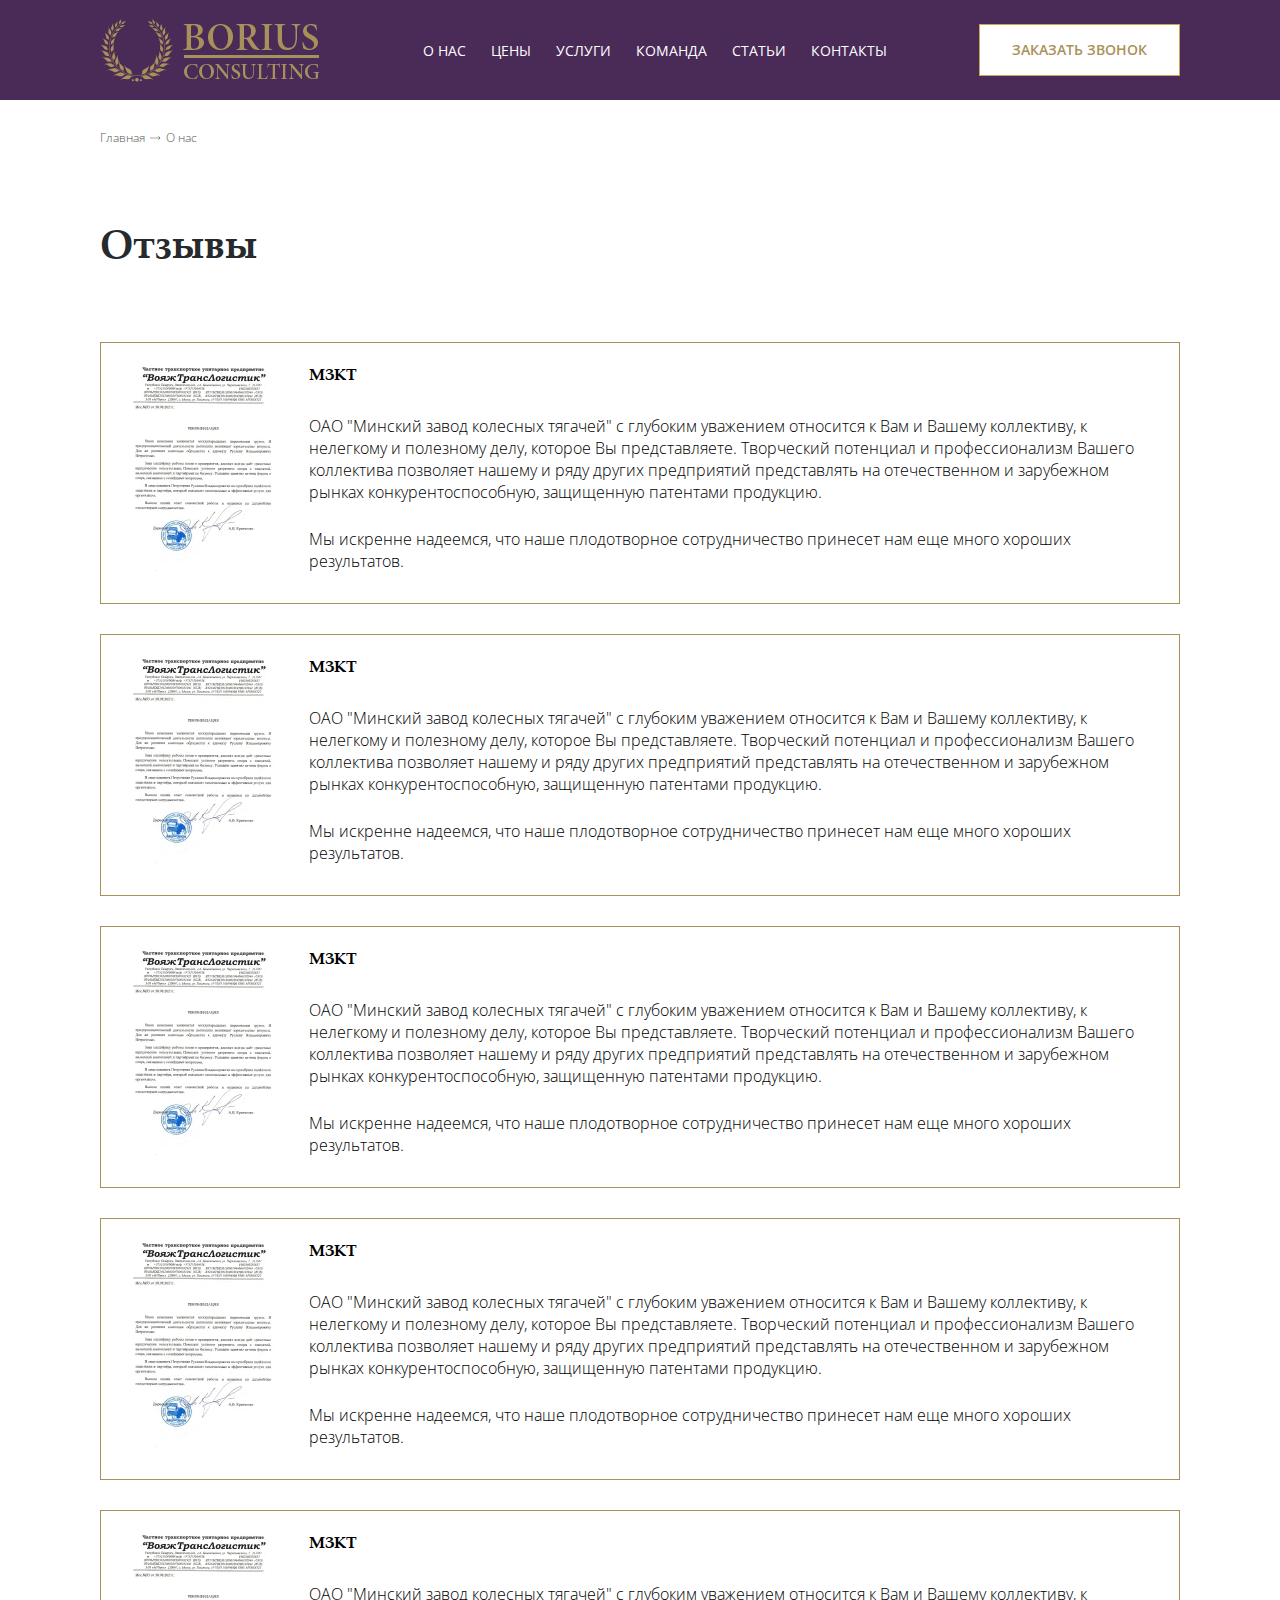
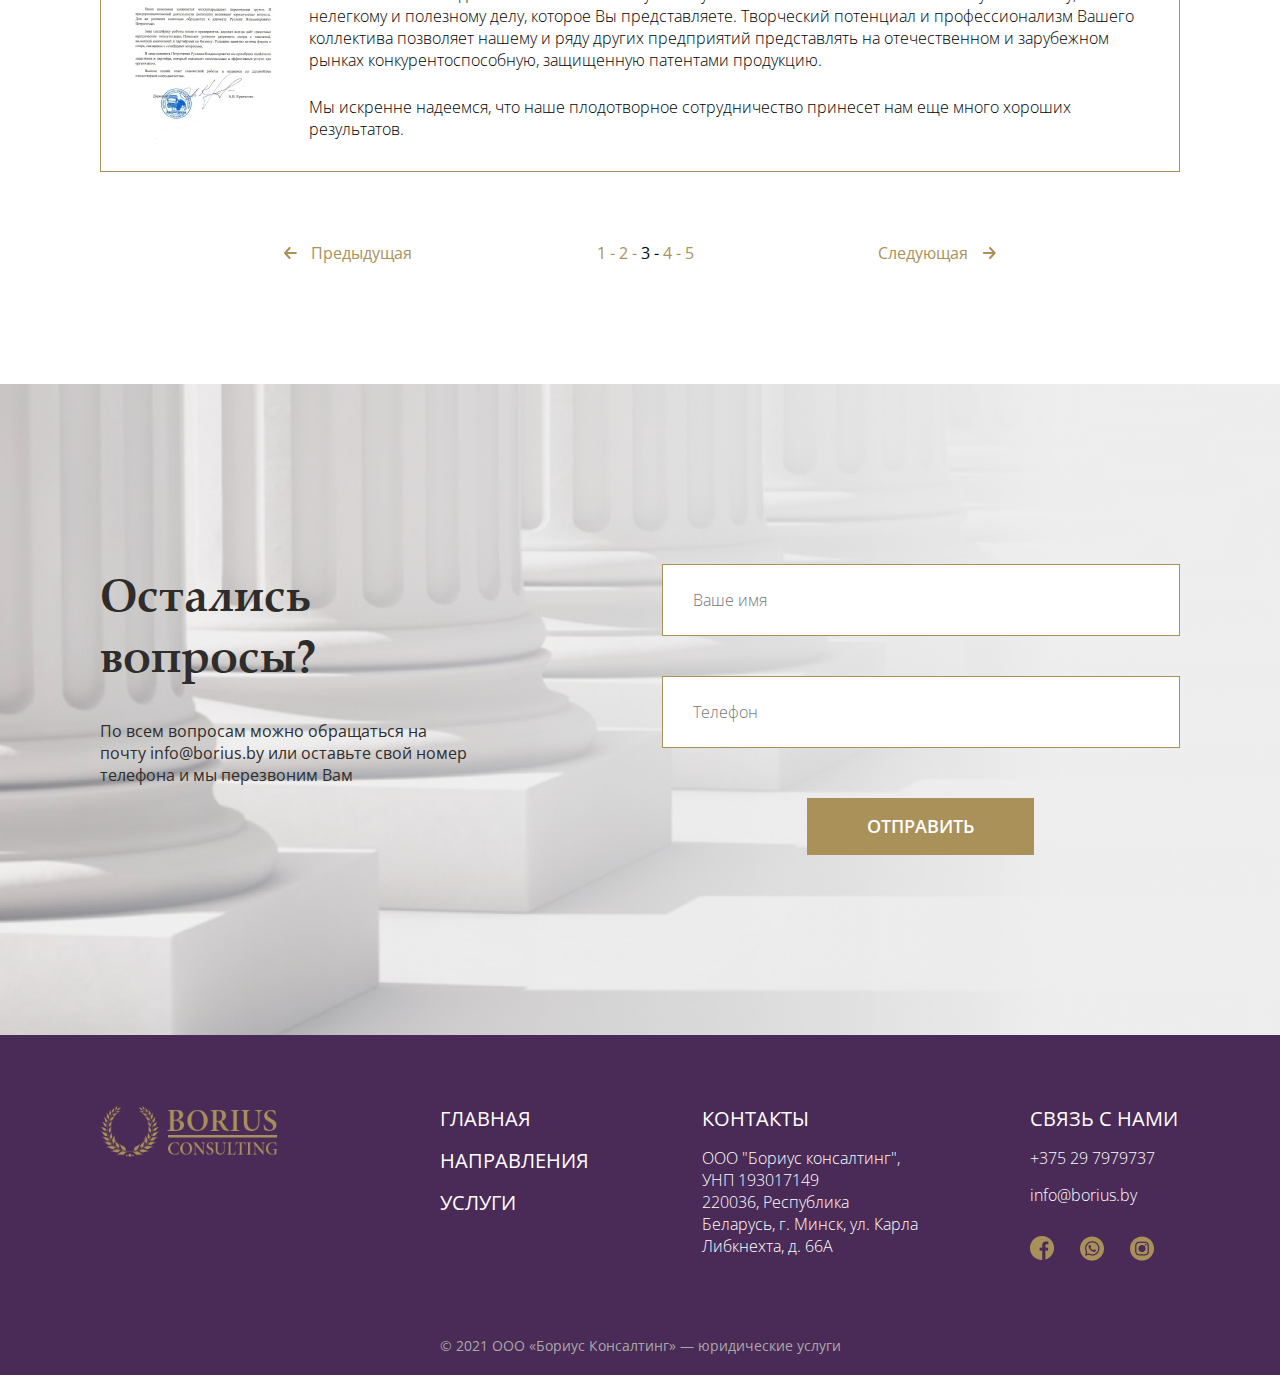
<file: reviews.html>
<!doctype html><html lang="en"><head>    <meta charset="UTF-8">    <meta name="viewport"          content="width=device-width, user-scalable=no, initial-scale=1.0, maximum-scale=1.0, minimum-scale=1.0">    <meta http-equiv="X-UA-Compatible" content="ie=edge">    <link rel="shortcut icon" href="img/favicon.ico" type="image/x-icon">    <link rel="stylesheet" href="css/style.min.css">    <link rel="stylesheet" href="css/slick.css">    <title>BoriusBy</title></head><body class="page_fix"><header class="header">    <div class="container">        <div class="header-wrap">            <a href="/" class="logo"><picture><source srcset="img/head_logo.webp" type="image/webp"><img src="img/head_logo.png" alt=""></picture></a>            <nav class="header-menu_nav">                <div class="mobile_nav-logo">                    <a href="/" class="mob_logo"><picture><source srcset="img/head_logo_mob.webp" type="image/webp"><img src="img/head_logo_mob.png" alt="logo"></picture></a>                </div>                <ul class="header-menu">                    <li><a href="#" class="menu-links">О нас</a></li>                    <li><a href="#" class="menu-links">цены</a></li>                    <li class="header-drop">                        <a href="#" class="menu-links">услуги</a>                        <span class="arrow"></span>                        <ul class="header_drop_links">                            <li><a href="#">Корпоративное право</a></li>                            <li><a href="#">Лицензионный договор</a></li>                            <li><a href="#">Ликвидация юридического лица</a></li>                            <li><a href="#">Юрист в сфере IT</a></li>                            <li><a href="#">Регистрация юридического лица</a></li>                            <li><a href="#">Услуги управления организацией</a></li>                        </ul>                    </li>                    <li><a href="#" class="menu-links">команда</a></li>                    <li><a href="#" class="menu-links">статьи</a></li>                    <li><a href="#" class="menu-links">контакты</a></li>                </ul>                <a href="#" class="callback_mob">заказать звонок</a>            </nav>            <a href="#" class="callback">заказать звонок</a>            <div class="mobile-menu">                <span class="mobile-menu__icon"></span>            </div>        </div>    </div></header><div class="breadcrumbs container">    <a href="/">Главная</a>    <span>            <svg width="11" height="4" viewBox="0 0 11 4" fill="none" xmlns="http://www.w3.org/2000/svg">                <path d="M10.1768 2.17678C10.2744 2.07915 10.2744 1.92085 10.1768 1.82322L8.58579 0.232233C8.48816 0.134602 8.32986 0.134602 8.23223 0.232233C8.1346 0.329864 8.1346 0.488155 8.23223 0.585786L9.64645 2L8.23223 3.41421C8.1346 3.51184 8.1346 3.67014 8.23223 3.76777C8.32986 3.8654 8.48816 3.8654 8.58579 3.76777L10.1768 2.17678ZM0 2.25H10V1.75H0V2.25Z" fill="#545454"/>            </svg>        </span>    <a href="#">О нас</a></div><main class="reviews">    <div class="container">        <h1>Отзывы</h1>        <div class="reviews-items">            <div class="item">                <picture><source srcset="img/review.webp" type="image/webp"><img src="img/review.png" alt=""></picture>                <div class="description">                    <p class="title">МЗКТ</p>                    <p class="content">                        ОАО "Минский завод колесных тягачей" с глубоким уважением относится                        к Вам и Вашему коллективу, к нелегкому и полезному делу, которое Вы представляете.                        Творческий потенциал и профессионализм Вашего коллектива позволяет нашему                        и ряду других предприятий представлять на отечественном и зарубежном                        рынках конкурентоспособную, защищенную патентами продукцию.                        <span>Мы искренне надеемся, что наше плодотворное сотрудничество                            принесет нам еще много хороших результатов.                        </span>                    </p>                </div>            </div>            <div class="item">                <picture><source srcset="img/review.webp" type="image/webp"><img src="img/review.png" alt=""></picture>                <div class="description">                    <p class="title">МЗКТ</p>                    <p class="content">                        ОАО "Минский завод колесных тягачей" с глубоким уважением относится                        к Вам и Вашему коллективу, к нелегкому и полезному делу, которое Вы представляете.                        Творческий потенциал и профессионализм Вашего коллектива позволяет нашему                        и ряду других предприятий представлять на отечественном и зарубежном                        рынках конкурентоспособную, защищенную патентами продукцию.                        <span>Мы искренне надеемся, что наше плодотворное сотрудничество                            принесет нам еще много хороших результатов.                        </span>                    </p>                </div>            </div>            <div class="item">                <picture><source srcset="img/review.webp" type="image/webp"><img src="img/review.png" alt=""></picture>                <div class="description">                    <p class="title">МЗКТ</p>                    <p class="content">                        ОАО "Минский завод колесных тягачей" с глубоким уважением относится                        к Вам и Вашему коллективу, к нелегкому и полезному делу, которое Вы представляете.                        Творческий потенциал и профессионализм Вашего коллектива позволяет нашему                        и ряду других предприятий представлять на отечественном и зарубежном                        рынках конкурентоспособную, защищенную патентами продукцию.                        <span>Мы искренне надеемся, что наше плодотворное сотрудничество                            принесет нам еще много хороших результатов.                        </span>                    </p>                </div>            </div>            <div class="item">                <picture><source srcset="img/review.webp" type="image/webp"><img src="img/review.png" alt=""></picture>                <div class="description">                    <p class="title">МЗКТ</p>                    <p class="content">                        ОАО "Минский завод колесных тягачей" с глубоким уважением относится                        к Вам и Вашему коллективу, к нелегкому и полезному делу, которое Вы представляете.                        Творческий потенциал и профессионализм Вашего коллектива позволяет нашему                        и ряду других предприятий представлять на отечественном и зарубежном                        рынках конкурентоспособную, защищенную патентами продукцию.                        <span>Мы искренне надеемся, что наше плодотворное сотрудничество                            принесет нам еще много хороших результатов.                        </span>                    </p>                </div>            </div>            <div class="item">                <picture><source srcset="img/review.webp" type="image/webp"><img src="img/review.png" alt=""></picture>                <div class="description">                    <p class="title">МЗКТ</p>                    <p class="content">                        ОАО "Минский завод колесных тягачей" с глубоким уважением относится                        к Вам и Вашему коллективу, к нелегкому и полезному делу, которое Вы представляете.                        Творческий потенциал и профессионализм Вашего коллектива позволяет нашему                        и ряду других предприятий представлять на отечественном и зарубежном                        рынках конкурентоспособную, защищенную патентами продукцию.                        <span>Мы искренне надеемся, что наше плодотворное сотрудничество                            принесет нам еще много хороших результатов.                        </span>                    </p>                </div>            </div>        </div>        <div class="pagination">            <div class="prev">                <a href="#">                    <svg width="13" height="12" viewBox="0 0 13 12" fill="none" xmlns="http://www.w3.org/2000/svg">                        <path d="M5.6153 11L0.999919 6M0.999919 6L5.6153 1M0.999919 6H11.8333" stroke="#A99159" stroke-width="2" stroke-linecap="round" stroke-linejoin="round"/>                    </svg>                    <span class="prev-arr">Предыдущая</span>                </a>            </div>            <div class="numbers">                <a href="#">1 - </a>                <a href="#">2 - </a>                <a href="#" class="active">3 - </a>                <a href="#">4 - </a>                <a href="#">5</a>            </div>            <div class="next">                <a href="#">                    <span class="next-arr">Следующая</span>                    <svg width="14" height="12" viewBox="0 0 14 12" fill="none" xmlns="http://www.w3.org/2000/svg">                        <path d="M8.05193 11L12.6673 6M12.6673 6L8.05193 1M12.6673 6H1.83398" stroke="#A99159" stroke-width="2" stroke-linecap="round" stroke-linejoin="round"/>                    </svg>                </a>            </div>        </div>    </div></main><footer class="footer">    <div id="button-up"><picture><source srcset="img/up.webp" type="image/webp"><img src="img/up.png" alt=""></picture></div>    <div class="footer-form_wrap">        <div class="container">            <div class="form">                <div class="form-text">                    <h5>Остались вопросы?</h5>                    <p>По всем вопросам можно обращаться на почту                        info@borius.by или оставьте свой номер телефона и мы перезвоним Вам                    </p>                </div>                <div class="form-fields">                    <input type="text" placeholder="Ваше имя" class="field">                    <input type="tel" placeholder="Телефон" class="field">                    <a href="#" class="btn">Отправить</a>                </div>            </div>        </div>    </div>    <div class="footer-content_wrap">        <div class="container">            <div class="footer-content">                <a href="/" class="logo"><picture><source srcset="img/head_logo.webp" type="image/webp"><img src="img/head_logo.png" alt=""></picture></a>                <div class="links">                    <a href="#">главная</a>                    <a href="#">Направления</a>                    <a href="#">Услуги</a>                </div>                <div class="contacts">                    <h6>контакты</h6>                    <p>                        ООО "Бориус консалтинг", УНП 193017149 <br>                        220036, Республика Беларусь, г. Минск, ул. Карла Либкнехта, д. 66А                    </p>                </div>                <div class="feedback">                    <h6>связь с нами</h6>                    <a href="tel:+375 29 7979737">+375 29 7979737</a>                    <a href="mailto:info@borius.by">info@borius.by</a>                    <div class="social">                        <a href="#"><picture><source srcset="img/face.webp" type="image/webp"><img src="img/face.png" alt=""></picture></a>                        <a href="#"><picture><source srcset="img/wap.webp" type="image/webp"><img src="img/wap.png" alt=""></picture></a>                        <a href="#"><picture><source srcset="img/inst.webp" type="image/webp"><img src="img/inst.png" alt=""></picture></a>                    </div>                </div>            </div>            <div class="copy">                <p>© 2021 ООО «Бориус Консалтинг» — юридические услуги</p>            </div>        </div>    </div></footer><script src="js/script.min.js"></script></body></html>
</file>
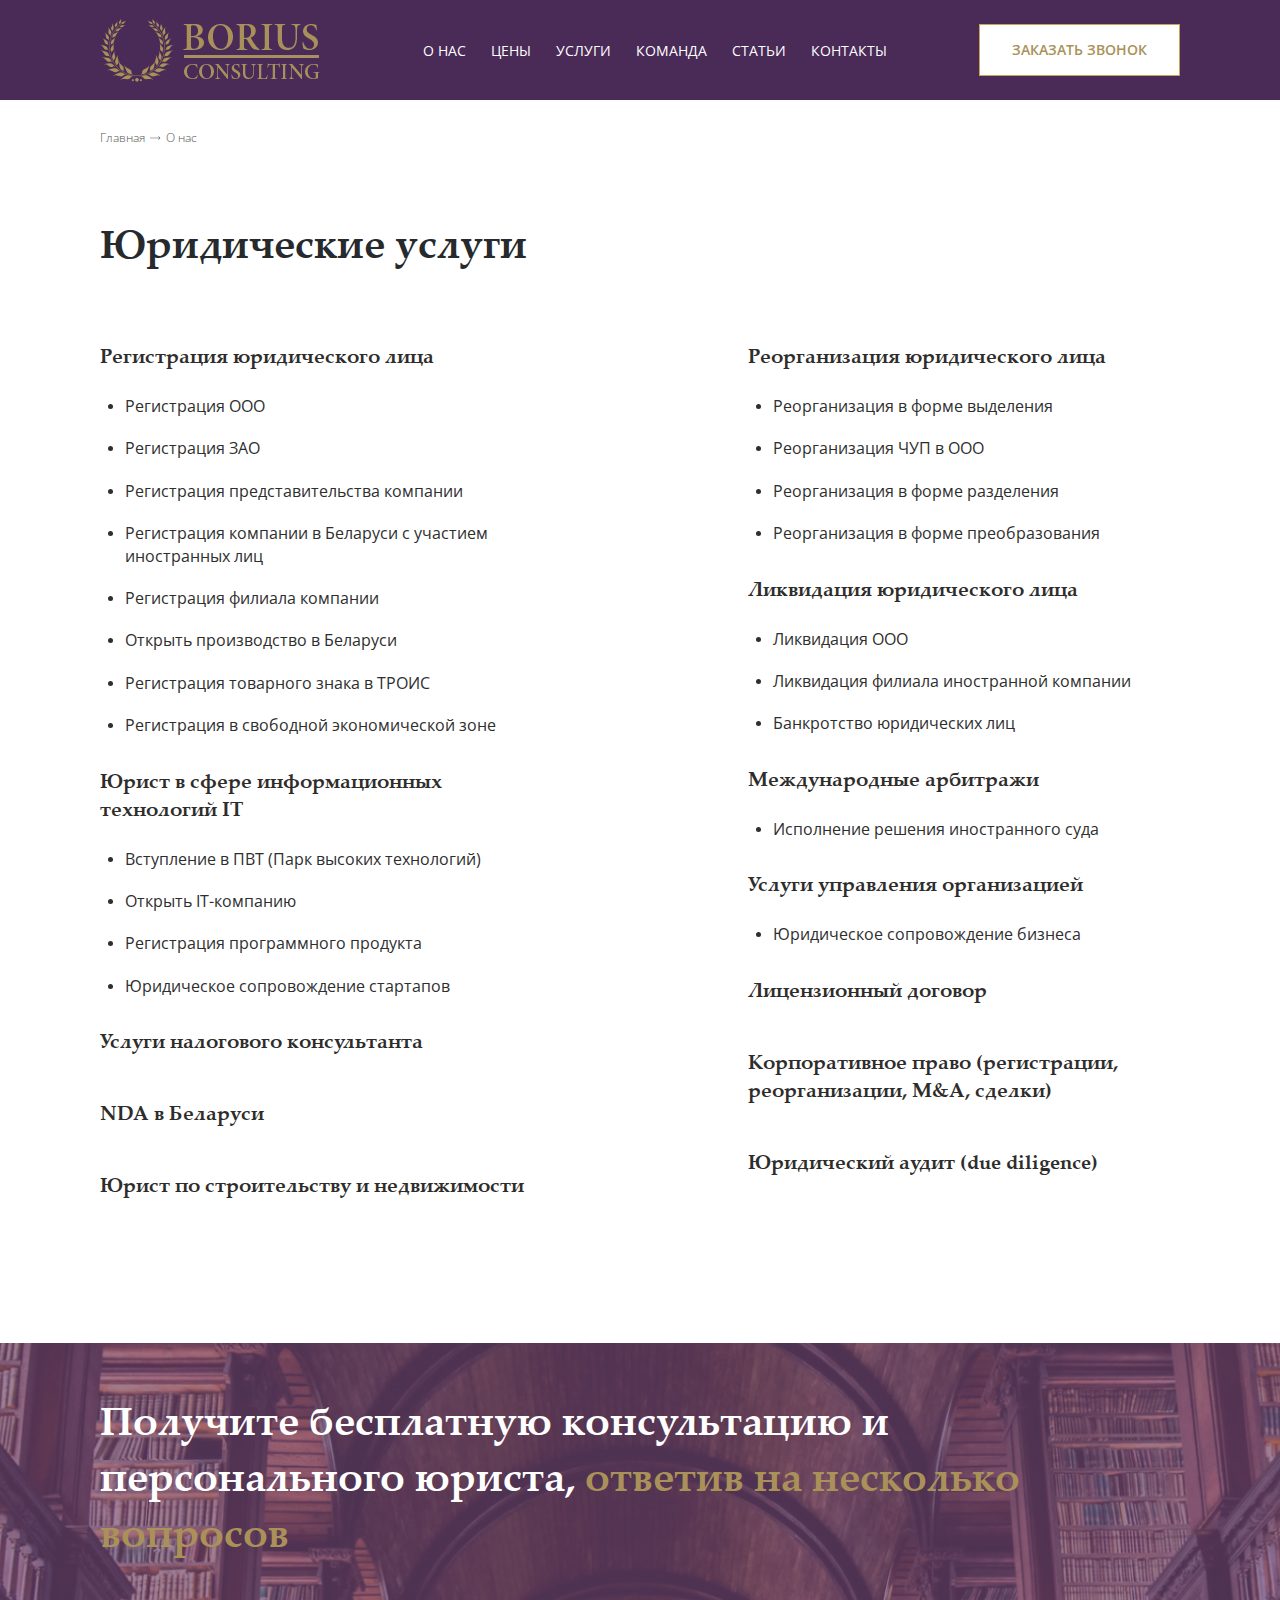
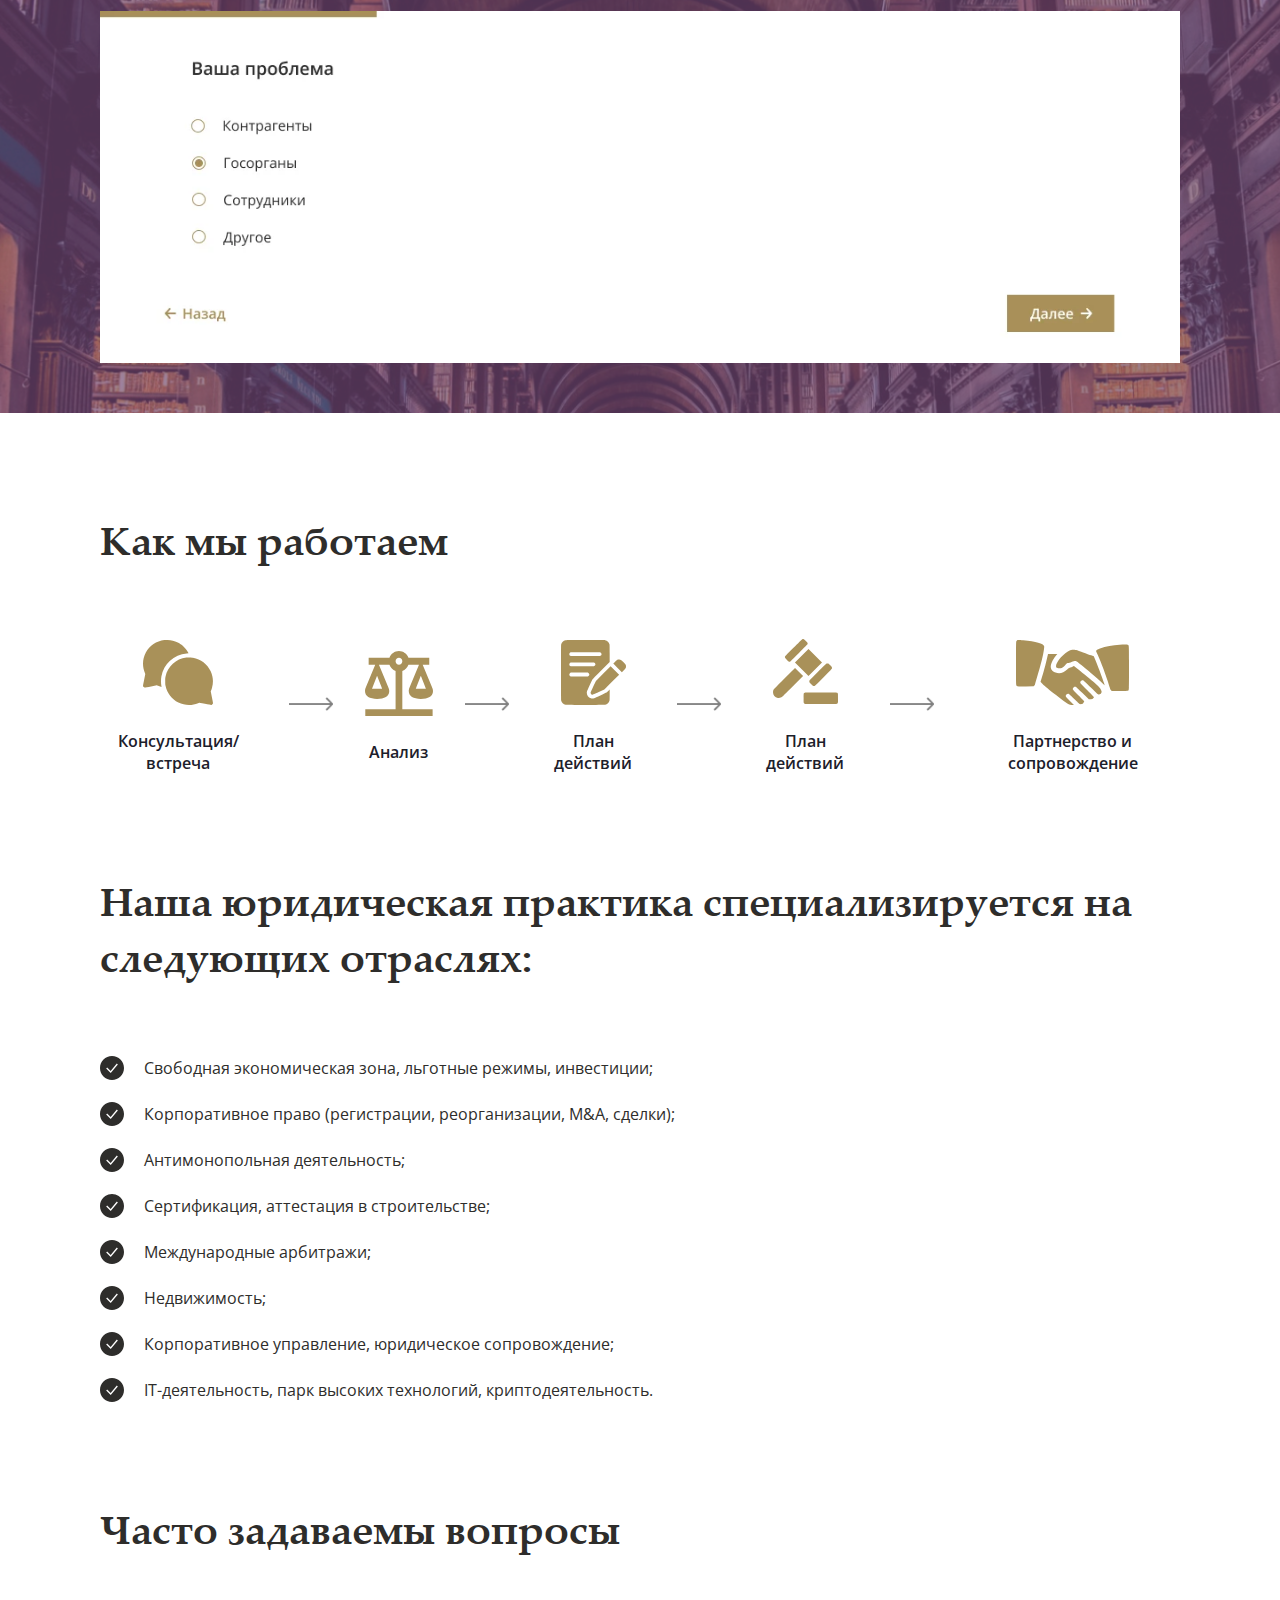
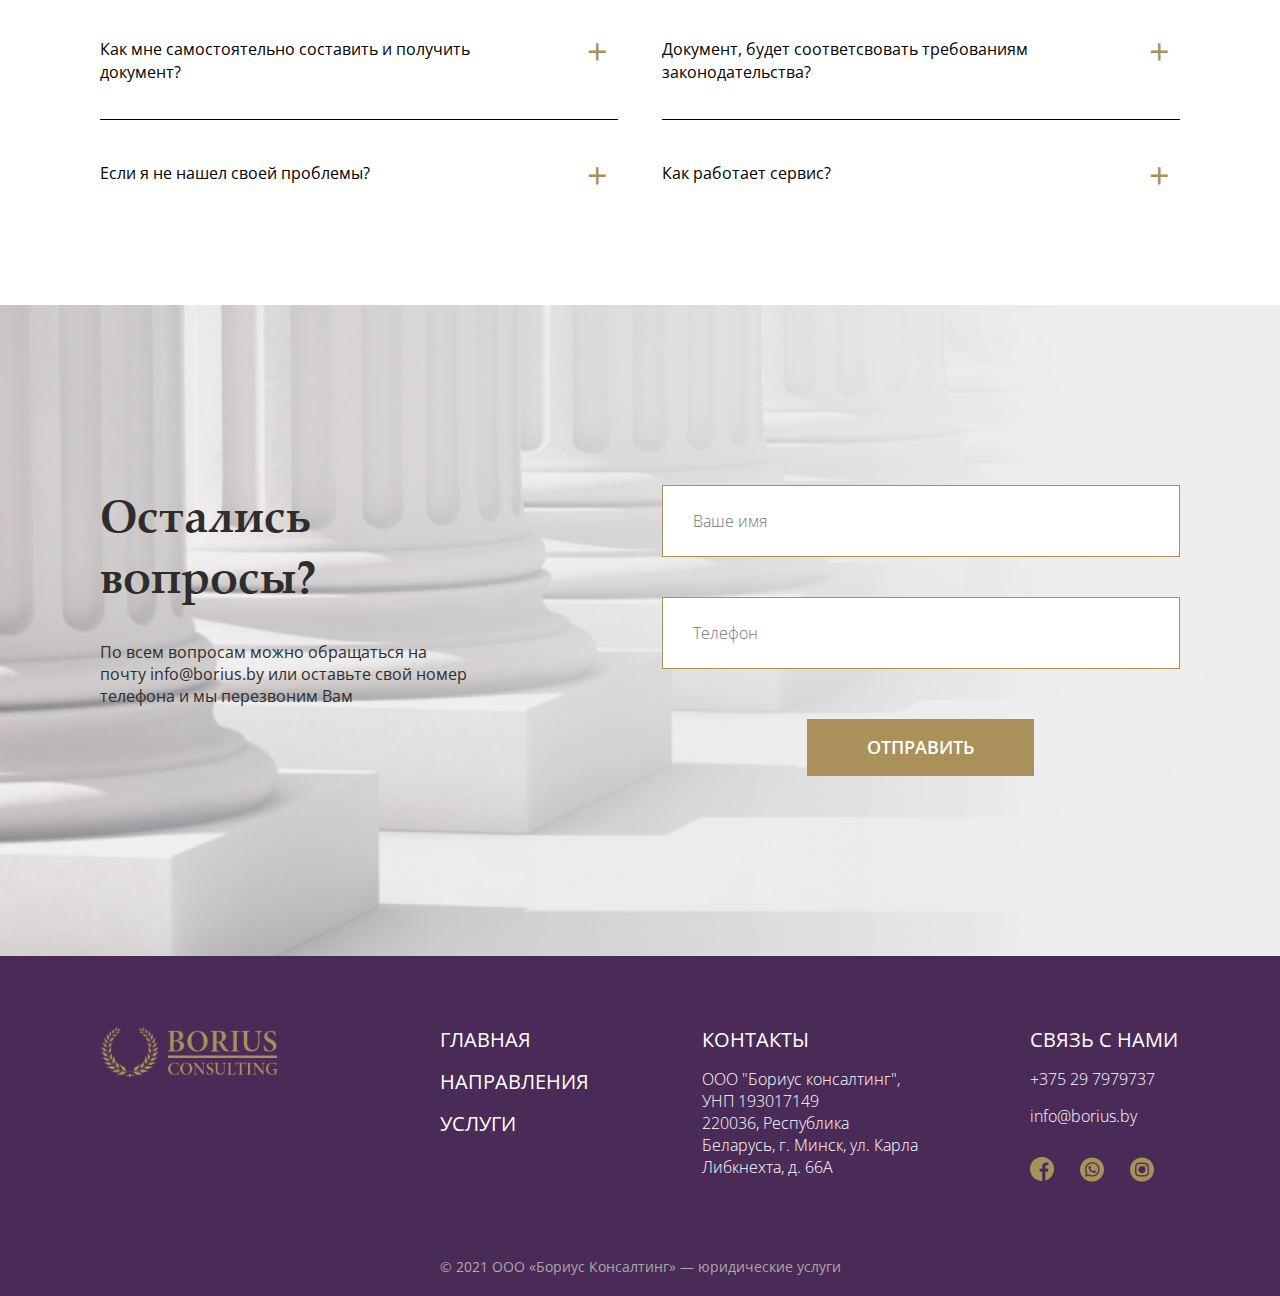
<file: services.html>
<!doctype html><html lang="en"><head>  <meta charset="UTF-8">  <meta name="viewport"        content="width=device-width, user-scalable=no, initial-scale=1.0, maximum-scale=1.0, minimum-scale=1.0">  <meta http-equiv="X-UA-Compatible" content="ie=edge">  <link rel="shortcut icon" href="img/favicon.ico" type="image/x-icon">  <link rel="stylesheet" href="css/style.min.css">  <link rel="stylesheet" href="css/slick.css">  <title>BoriusBy</title></head><body class="page_fix"><header class="header">    <div class="container">        <div class="header-wrap">            <a href="/" class="logo"><picture><source srcset="img/head_logo.webp" type="image/webp"><img src="img/head_logo.png" alt=""></picture></a>            <nav class="header-menu_nav">                <div class="mobile_nav-logo">                    <a href="/" class="mob_logo"><picture><source srcset="img/head_logo_mob.webp" type="image/webp"><img src="img/head_logo_mob.png" alt="logo"></picture></a>                </div>                <ul class="header-menu">                    <li><a href="#" class="menu-links">О нас</a></li>                    <li><a href="#" class="menu-links">цены</a></li>                    <li class="header-drop">                        <a href="#" class="menu-links">услуги</a>                        <span class="arrow"></span>                        <ul class="header_drop_links">                            <li><a href="#">Корпоративное право</a></li>                            <li><a href="#">Лицензионный договор</a></li>                            <li><a href="#">Ликвидация юридического лица</a></li>                            <li><a href="#">Юрист в сфере IT</a></li>                            <li><a href="#">Регистрация юридического лица</a></li>                            <li><a href="#">Услуги управления организацией</a></li>                        </ul>                    </li>                    <li><a href="#" class="menu-links">команда</a></li>                    <li><a href="#" class="menu-links">статьи</a></li>                    <li><a href="#" class="menu-links">контакты</a></li>                </ul>                <a href="#" class="callback_mob">заказать звонок</a>            </nav>            <a href="#" class="callback">заказать звонок</a>            <div class="mobile-menu">                <span class="mobile-menu__icon"></span>            </div>        </div>    </div></header><div class="breadcrumbs container">  <a href="/">Главная</a>  <span>            <svg width="11" height="4" viewBox="0 0 11 4" fill="none" xmlns="http://www.w3.org/2000/svg">                <path d="M10.1768 2.17678C10.2744 2.07915 10.2744 1.92085 10.1768 1.82322L8.58579 0.232233C8.48816 0.134602 8.32986 0.134602 8.23223 0.232233C8.1346 0.329864 8.1346 0.488155 8.23223 0.585786L9.64645 2L8.23223 3.41421C8.1346 3.51184 8.1346 3.67014 8.23223 3.76777C8.32986 3.8654 8.48816 3.8654 8.58579 3.76777L10.1768 2.17678ZM0 2.25H10V1.75H0V2.25Z" fill="#545454"/>            </svg>        </span>  <a href="#">О нас</a></div><main class="services">    <div class="container">        <h1>Юридические услуги</h1>        <div class="services-nav_wrap">            <nav class="services-nav">                <ul class="services-nav_menu">                    <li class="services-drop">                        <a href="#" class="link">Регистрация юридического лица</a>                        <span class="arrow"></span>                        <ul class="services_drop_links">                            <li><a href="#" class="sub-link">Регистрация ООО</a></li>                            <li><a href="#" class="sub-link">Регистрация ЗАО</a></li>                            <li><a href="#" class="sub-link">Регистрация представительства компании</a></li>                            <li><a href="#" class="sub-link">Регистрация компании в Беларуси с участием иностранных лиц</a></li>                            <li><a href="#" class="sub-link">Регистрация филиала компании</a></li>                            <li><a href="#" class="sub-link">Открыть производство в Беларуси</a></li>                            <li><a href="#" class="sub-link">Регистрация товарного знака в ТРОИС</a></li>                            <li><a href="#" class="sub-link">Регистрация в свободной экономической зоне</a></li>                        </ul>                    </li>                    <li class="services-drop">                        <a href="#" class="link">Юрист в сфере информационных технологий IT</a>                        <span class="arrow"></span>                        <ul class="services_drop_links">                            <li><a href="#" class="sub-link">Вступление в ПВТ (Парк высоких технологий)</a></li>                            <li><a href="#" class="sub-link">Открыть IT-компанию</a></li>                            <li><a href="#" class="sub-link">Регистрация программного продукта</a></li>                            <li><a href="#" class="sub-link">Юридическое сопровождение стартапов</a></li>                        </ul>                    </li>                    <li><a href="#" class="link">Услуги налогового консультанта</a></li>                    <li><a href="#" class="link">NDA в Беларуси</a></li>                    <li><a href="#" class="link">Юрист по строительству и недвижимости</a></li>                </ul>            </nav>            <nav class="services-nav">                <ul class="services-nav_menu">                    <li class="services-drop">                        <a href="#" class="link">Реорганизация юридического лица</a>                        <span class="arrow"></span>                        <ul class="services_drop_links">                            <li><a href="#" class="sub-link">Реорганизация в форме выделения</a></li>                            <li><a href="#" class="sub-link">Реорганизация ЧУП в ООО</a></li>                            <li><a href="#" class="sub-link">Реорганизация в форме разделения</a></li>                            <li><a href="#" class="sub-link">Реорганизация в форме преобразования</a></li>                        </ul>                    </li>                    <li class="services-drop">                        <a href="#" class="link">Ликвидация юридического лица</a>                        <span class="arrow"></span>                        <ul class="services_drop_links">                            <li><a href="#" class="sub-link">Ликвидация ООО</a></li>                            <li><a href="#" class="sub-link">Ликвидация филиала иностранной компании</a></li>                            <li><a href="#" class="sub-link">Банкротство юридических лиц</a></li>                        </ul>                    </li>                    <li class="services-drop">                        <a href="#" class="link">Международные арбитражи</a>                        <span class="arrow"></span>                        <ul class="services_drop_links">                            <li><a href="#" class="sub-link">Исполнение решения иностранного суда</a></li>                        </ul>                    </li>                    <li class="services-drop">                        <a href="#" class="link">Услуги управления организацией</a>                        <span class="arrow"></span>                        <ul class="services_drop_links">                            <li><a href="#" class="sub-link">Юридическое сопровождение бизнеса</a></li>                        </ul>                    </li>                    <li><a href="#" class="link">Лицензионный договор</a></li>                    <li><a href="#" class="link">Корпоративное право (регистрации, реорганизации, M&A, сделки)</a></li>                    <li><a href="#" class="link">Юридический аудит (due diligence)</a></li>                </ul>            </nav>        </div>    </div>    <section class="consultation">        <div class="container">            <h3>Получите бесплатную консультацию и персонального юриста, <span>ответив на несколько вопросов</span> </h3>            <div class="consultation-quiz">                <picture><source srcset="img/quiz.webp" type="image/webp"><img src="img/quiz.png" alt=""></picture>            </div>        </div>    </section>    <section class="about-us_how-work">        <div class="container">            <h2>Как мы работаем</h2>            <div class="how-work_items">                <div class="item">                    <svg width="70" height="65" viewBox="0 0 70 65" fill="none" xmlns="http://www.w3.org/2000/svg">                        <path d="M21.3281 0.0778999C13.4531 1.04424 6.53516 5.7126 2.83008 12.5994C-0.519531 18.8194 -0.902344 26.4276 1.81836 32.8381L2.2832 33.9405L1.14844 39.6297C0.519531 42.7601 0 45.4685 0 45.6455C0 46.2171 0.519531 47.0201 1.09375 47.3059C1.38086 47.4556 1.77734 47.5781 1.94141 47.5781C2.11914 47.5781 4.86719 47.0609 8.05273 46.4349L13.8359 45.3052L14.957 45.7679C16.0645 46.2307 18.4297 46.9657 18.5254 46.884C18.5391 46.8568 18.4844 46.394 18.375 45.8496C17.8828 43.25 17.8828 39.303 18.3887 36.4584C20.5762 23.9641 30.8984 14.5457 43.6543 13.3889L45.5 13.2255L45.1582 12.545C44.1465 10.5443 42.0684 7.87665 40.209 6.20257C38.5137 4.6646 36.9004 3.57577 34.7949 2.52777C31.3223 0.799252 28.4785 0.0915108 24.6094 0.00984955C23.3652 -0.0173721 21.8887 0.00984955 21.3281 0.0778999Z" fill="#A99159"/>                        <path d="M43.3398 17.4998C32.9355 18.7791 24.6641 26.3465 22.5449 36.5543C22.2578 37.9426 22.2168 38.4734 22.2168 41.2499C22.2305 43.9992 22.2578 44.5572 22.5312 45.8094C24.1719 53.2406 28.7383 59.1884 35.3828 62.4957C41.5078 65.5308 48.8496 65.803 55.043 63.1898L56.1641 62.7271L61.9473 63.8567C65.1328 64.4828 67.8809 65 68.0586 65C68.2227 65 68.6191 64.8775 68.9062 64.7278C69.4805 64.442 70 63.639 70 63.0673C70 62.8904 69.4805 60.1819 68.8516 57.0515L67.7168 51.3624L68.168 50.2872C68.4277 49.6883 68.6602 49.0622 68.6875 48.8853C68.7148 48.722 68.8652 48.164 69.0156 47.6468C70.5879 42.2979 70.0957 36.2821 67.6895 31.1782C64.2852 24.0055 57.8047 19.065 49.9707 17.7039C48.4941 17.4453 44.7617 17.3364 43.3398 17.4998Z" fill="#A99159"/>                    </svg>                    <p>Консультация/встреча</p>                </div>                <div class="right_a">                    <picture><source srcset="img/right_a.webp" type="image/webp"><img src="img/right_a.png" alt=""></picture>                </div>                <div class="item">                    <svg width="68" height="65" viewBox="0 0 68 65" fill="none" xmlns="http://www.w3.org/2000/svg">                        <path d="M33.955 0C29.68 0 25.8762 2.73684 24.4624 6.8421H3.65935V13.6842H10.2234L0.293161 37.6316C-1.28895 44.4737 3.65935 47.8947 12.0748 47.8947C20.4903 47.8947 25.7415 44.4737 23.8565 37.6316L13.9262 13.6842H24.4287C25.5395 16.5921 27.7276 18.8158 30.5888 19.9447V58.1579H0.293161V65H67.6168V58.1579H37.3212V19.9105C40.1824 18.8158 42.3705 16.5921 43.4476 13.6842H53.9838L44.0536 37.6316C42.4715 44.4737 47.4197 47.8947 55.8352 47.8947C64.2507 47.8947 69.5019 44.4737 67.6168 37.6316L57.6866 13.6842H64.2507V6.8421H43.4813C42.0338 2.73684 38.2301 0 33.955 0ZM33.955 6.8421C34.8478 6.8421 35.704 7.20254 36.3353 7.84411C36.9665 8.48568 37.3212 9.35584 37.3212 10.2632C37.3212 11.1705 36.9665 12.0406 36.3353 12.6822C35.704 13.3238 34.8478 13.6842 33.955 13.6842C33.0622 13.6842 32.206 13.3238 31.5748 12.6822C30.9435 12.0406 30.5888 11.1705 30.5888 10.2632C30.5888 9.35584 30.9435 8.48568 31.5748 7.84411C32.206 7.20254 33.0622 6.8421 33.955 6.8421ZM12.0748 24.8026L17.1241 37.6316H7.02553L12.0748 24.8026ZM55.8352 24.8026L60.8845 37.6316H50.7859L55.8352 24.8026Z" fill="#A99159"/>                    </svg>                    <p>Анализ</p>                </div>                <div class="right_a">                    <picture><source srcset="img/right_a.webp" type="image/webp"><img src="img/right_a.png" alt=""></picture>                </div>                <div class="item">                    <svg width="65" height="65" viewBox="0 0 65 65" fill="none" xmlns="http://www.w3.org/2000/svg">                        <path d="M4.39601 0.182114C3.32877 0.448647 2.52834 0.905556 1.72791 1.71784C0.902072 2.54282 0.393862 3.45664 0.152463 4.54815C-0.050821 5.51274 -0.050821 59.479 0.152463 60.4436C0.622557 62.6266 2.37588 64.3781 4.56118 64.8477C5.50137 65.0508 43.1597 65.0508 44.1253 64.8477C46.2979 64.3908 48.0639 62.6266 48.534 60.4436C48.623 60.0121 48.6738 57.994 48.6738 54.6814V49.6046L47.2635 50.9119C46.4885 51.6354 45.6499 52.3842 45.3958 52.5619C44.786 52.9934 34.1009 57.9686 33.1353 58.2733C32.2078 58.5652 30.7975 58.5906 29.8573 58.3113C26.8589 57.4356 25.0928 54.1484 26.0457 51.1911C26.1728 50.785 27.3036 48.2593 28.5614 45.5686C29.8192 42.8779 31.0389 40.276 31.2676 39.7937C31.6615 38.9561 32.1188 38.4611 40.174 30.4017L48.6738 21.8981V13.5594C48.6738 7.82268 48.623 5.00506 48.534 4.54815C48.0639 2.36513 46.2979 0.600952 44.1253 0.144035C43.1089 -0.0717239 5.25997 -0.0336456 4.39601 0.182114ZM39.526 12.5695C40.0977 12.8614 40.5424 13.5848 40.5424 14.2194C40.5424 14.854 40.0977 15.5775 39.526 15.8694C39.0305 16.1232 38.8145 16.1232 24.3941 16.1232H9.77033L9.26212 15.844C7.97889 15.1206 7.96619 13.3818 9.23671 12.6202L9.73221 12.3156H24.3814C38.8145 12.3156 39.0305 12.3156 39.526 12.5695ZM33.4275 22.7231C33.9992 23.015 34.4439 23.7384 34.4439 24.373C34.4439 25.0076 33.9992 25.731 33.4275 26.023C32.9447 26.2768 32.7033 26.2768 21.3448 26.2768H9.77033L9.26212 25.9976C7.97889 25.2741 7.96619 23.5353 9.23671 22.7738L9.73221 22.4692H21.3321C32.7033 22.4692 32.9447 22.4692 33.4275 22.7231ZM27.329 32.8766C27.9007 33.1685 28.3454 33.892 28.3454 34.5266C28.3454 35.1612 27.9007 35.8846 27.329 36.1765C26.8462 36.4177 26.6048 36.4304 18.2955 36.4304H9.77033L9.26212 36.1512C7.97889 35.4277 7.96619 33.6889 9.23671 32.9274L9.73221 32.6228H18.2828C26.6048 32.6228 26.8462 32.6355 27.329 32.8766Z" fill="#A99159"/>                        <path d="M56.9704 19.602C56.1065 19.8812 55.6872 20.2112 53.9466 21.9627L52.2949 23.6126L56.5893 27.8898L60.871 32.1797L62.5862 30.4663C64.6825 28.3848 65.0002 27.839 65.0002 26.4049C65.0002 24.9199 64.7079 24.4503 62.3067 22.0642C60.0832 19.8685 59.6004 19.5512 58.2791 19.475C57.8344 19.4497 57.2754 19.5004 56.9704 19.602Z" fill="#A99159"/>                        <path d="M42.2951 33.5994L34.9514 40.9354L33.5793 43.8545C30.2505 50.8986 29.6152 52.3581 29.6152 52.8658C29.6152 53.4877 29.9837 54.1096 30.53 54.465C31.3559 54.9727 31.7116 54.8584 37.772 52.0281L43.3369 49.439L50.7313 42.1157L58.1385 34.8051L53.8822 30.5406L49.626 26.2761L42.2951 33.5994Z" fill="#A99159"/>                    </svg>                    <p>План действий</p>                </div>                <div class="right_a">                    <picture><source srcset="img/right_a.webp" type="image/webp"><img src="img/right_a.png" alt=""></picture>                </div>                <div class="item">                    <svg width="65" height="66" viewBox="0 0 65 66" fill="none" xmlns="http://www.w3.org/2000/svg">                        <path d="M29.2575 0.181511C29.0416 0.295797 25.0918 4.15611 20.4689 8.79103C11.5026 17.7688 11.782 17.4514 11.9852 18.5053C12.0487 18.8863 12.3916 19.3053 13.7378 20.6641C14.6649 21.6037 15.5667 22.4418 15.7572 22.5434C16.2017 22.772 16.9256 22.772 17.3574 22.5434C17.7765 22.3148 34.3122 5.75611 34.5154 5.36246C34.7694 4.86723 34.6805 4.14342 34.2868 3.53389C33.7788 2.74659 31.353 0.410084 30.8069 0.181511C30.2227 -0.0597572 29.7528 -0.0597572 29.2575 0.181511Z" fill="#A99159"/>                        <path d="M28.7116 16.7831L21.9551 23.5387L28.7243 30.3069L35.4808 37.0625L42.25 30.2942L49.0066 23.5387L42.2373 16.7704L35.4808 10.0149L28.7116 16.7831Z" fill="#A99159"/>                        <path d="M53.5148 24.5643C53.2989 24.6785 49.3745 28.5135 44.7898 33.1103C37.3728 40.5389 36.4457 41.5039 36.3695 41.9357C36.1536 43.0912 36.4076 43.523 38.5158 45.5547C40.0526 47.0277 40.5098 47.2563 41.4242 46.9896C41.8941 46.85 43.0371 45.7579 50.3652 38.4309C57.6932 31.1039 58.7854 29.9611 58.9251 29.4785C59.2045 28.5262 58.9759 28.0944 57.236 26.3293C56.3978 25.4658 55.5215 24.6785 55.2929 24.577C54.7722 24.323 54.0101 24.323 53.5148 24.5643Z" fill="#A99159"/>                        <path d="M11.4518 39.5055C4.28889 46.6928 0.80903 50.261 0.631227 50.6166C-1.1214 54.1467 0.936033 58.2229 4.8223 58.9214C5.96532 59.1245 7.12104 58.9341 8.30217 58.3499C9.12768 57.9309 9.91509 57.169 19.6435 47.4547L30.0831 37.0039L26.0444 32.9658L22.0184 28.9404L11.4518 39.5055Z" fill="#A99159"/>                        <path d="M31.62 53.8C31.3787 53.9143 31.0612 54.181 30.9215 54.3715C30.6675 54.7143 30.6548 54.9175 30.6167 59.0953C30.5786 63.2857 30.5913 63.4889 30.8453 63.9841C31.0104 64.3143 31.2771 64.581 31.6073 64.746C32.1026 65 32.3185 65 47.8001 65C63.2817 65 63.4976 65 63.9929 64.746C64.3231 64.581 64.5898 64.3143 64.7549 63.9841C65.0089 63.4889 65.0216 63.2857 64.9835 59.1207L64.9454 54.7778L64.6406 54.3461C64.0564 53.5207 65.0343 53.5715 47.7747 53.5715C33.0551 53.5715 32.0264 53.5842 31.62 53.8Z" fill="#A99159"/>                    </svg>                    <p>План действий</p>                </div>                <div class="right_a">                    <picture><source srcset="img/right_a.webp" type="image/webp"><img src="img/right_a.png" alt=""></picture>                </div>                <div class="item">                    <svg width="113" height="65" viewBox="0 0 113 65" fill="none" xmlns="http://www.w3.org/2000/svg">                        <path d="M0.949564 0.470478C0.706792 0.753891 0.37574 1.18991 0.243319 1.45152C0.0667577 1.80034 0.000547194 7.90462 0.000547194 23.3179C0.000547194 46.6886 -0.0656633 45.6422 1.25855 46.1872C1.72202 46.3616 4.1056 46.427 9.7997 46.3834L17.7008 46.318L18.3408 45.5986C18.694 45.2061 18.9809 44.7265 18.9809 44.5521C18.9809 44.3559 19.7754 41.5218 20.7244 38.2734C25.2267 23.1217 27.0144 15.9928 27.9414 9.38709C28.1621 7.97003 28.2503 6.55296 28.1621 6.24775C27.5 3.58802 19.952 1.45152 7.15128 0.317871C1.98686 -0.13995 1.50132 -0.118149 0.949564 0.470478Z" fill="#A99159"/>                        <path d="M103.62 4.79585C96.7781 5.25367 89.7599 6.53993 83.9775 8.39302C81.2849 9.26506 80.1152 10.0717 80.1152 11.0963C80.1152 11.4016 80.6008 12.6442 81.1967 13.8433C84.3527 20.122 92.0551 40.9637 94.0194 48.5723C94.1739 49.1609 94.5711 49.8367 95.0125 50.2728L95.7408 50.9922H103.62C108.586 50.9922 111.631 50.905 111.918 50.7742C113.044 50.1637 113 50.8832 113 27.7741C113 4.42524 113.044 5.38448 111.786 4.81765C111.146 4.53424 107.813 4.51244 103.62 4.79585Z" fill="#A99159"/>                        <path d="M56.213 9.83472C53.5204 10.2271 50.5189 12.102 46.5462 15.8518C43.8537 18.4243 42.4412 20.212 41.117 22.8281C40.3004 24.4632 40.1018 25.0518 40.0797 26.0983L40.0576 27.3627L40.9404 27.7988C42.1984 28.3874 44.3392 28.4964 45.6414 27.995C46.7669 27.5807 48.5767 26.0111 49.5478 24.6376C50.2099 23.7002 51.2472 23.1115 52.2845 23.1115C52.6597 23.1115 54.1163 22.6101 55.5288 22.0215C58.1331 20.9314 59.06 20.757 60.3842 21.1276C60.8036 21.2367 63.3858 23.2859 66.5859 25.9675C69.6096 28.54 73.0525 31.4177 74.2664 32.377C79.6515 36.65 84.1979 40.7267 87.2215 44.0405C88.0381 44.9125 88.7665 45.5884 88.8327 45.523C89.0975 45.2614 81.7261 25.2916 79.2542 19.6452L77.7976 16.266L75.1492 15.3722C73.6925 14.8708 70.073 13.5191 67.0936 12.3854C60.3842 9.81292 58.8614 9.44231 56.213 9.83472Z" fill="#A99159"/>                        <path d="M31.8919 14.4217C31.8478 14.7051 31.5388 16.1003 31.2078 17.5392C29.7953 23.9705 27.2351 33.4975 25.3812 39.1004L24.5205 41.6947L25.6019 42.9374C26.1978 43.6132 27.3676 44.8123 28.1842 45.5753C30.347 47.581 38.4468 53.9469 45.4209 59.1355C52.1523 64.128 53.2338 64.6948 56.2795 64.891L57.9347 65L53.918 61.0104C50.9385 58.0237 49.857 56.8246 49.7467 56.3232C49.4598 54.8843 50.9385 53.4237 52.3951 53.7071C52.9027 53.8161 54.3814 55.1241 58.2878 58.9611C61.1349 61.7735 63.673 64.1062 63.9157 64.1062C64.9751 64.1934 66.1448 64.019 66.7186 63.6919C67.2483 63.3649 68.1973 61.8825 68.1973 61.3374C68.1973 61.2284 65.6593 58.6341 62.5695 55.582C58.2216 51.2872 56.9195 49.8701 56.8091 49.3469C56.5443 47.908 58.0009 46.4473 59.4576 46.7308C59.9872 46.8398 61.6425 48.3658 66.4759 53.1185L72.81 59.3535L74.4432 59.2445C75.8778 59.1573 76.1867 59.0483 76.9813 58.4161C77.4668 58.0237 77.9303 57.5659 78.0186 57.3696C78.1068 57.1298 76.1867 55.0805 71.3092 50.2625C67.0497 46.0331 64.4233 43.2644 64.3351 42.9156C64.2468 42.5886 64.3351 41.9999 64.5337 41.5421C64.931 40.6265 66.1227 39.9942 67.0718 40.2123C67.4249 40.2995 70.3602 43.0246 74.8184 47.4284C81.2408 53.7289 82.0795 54.4919 82.7195 54.4919C84.3086 54.4919 85.6328 53.2275 85.6328 51.7014C85.6328 50.8729 84.75 49.1289 83.6244 47.7336C81.5939 45.1829 78.6586 42.5668 70.6692 36.1791C68.1973 34.1952 64.313 31.0994 62.0618 29.29L57.9347 25.9762L57.2726 26.325C56.9195 26.4994 56.5664 26.7174 56.5002 26.7828C56.3457 27.0009 54.5138 27.6113 53.609 27.7639C53.0131 27.8729 52.3951 28.3089 51.1592 29.4862C47.65 32.8653 43.8981 33.8682 39.5282 32.6037C37.3433 31.9715 36.328 31.2302 35.4232 29.617C34.2314 27.4805 34.6066 24.4719 36.5267 20.7222C37.5198 18.7601 39.5061 15.8605 40.6759 14.6397L41.36 13.942H36.6812C32.0244 13.942 32.0023 13.942 31.8919 14.4217Z" fill="#A99159"/>                    </svg>                    <p>Партнерство и сопровождение</p>                </div>            </div>        </div>    </section>    <section class="practice">        <div class="container">            <h2>Наша  юридическая практика специализируется на следующих отраслях:</h2>            <ul>                <li>                    <svg width="24" height="24" viewBox="0 0 24 24" fill="none" xmlns="http://www.w3.org/2000/svg">                        <path fill-rule="evenodd" clip-rule="evenodd" d="M12 24C18.6274 24 24 18.6274 24 12C24 5.37258 18.6274 0 12 0C5.37258 0 0 5.37258 0 12C0 18.6274 5.37258 24 12 24ZM10.7117 16.9886L17.8457 8.4278L16.8214 7.57422L10.6221 15.0134L7.13829 11.5296L6.19548 12.4724L10.7117 16.9886Z" fill="#2E2D2B"/>                    </svg>                    <p>Свободная экономическая зона, льготные режимы, инвестиции;</p>                </li>                <li>                    <svg width="24" height="24" viewBox="0 0 24 24" fill="none" xmlns="http://www.w3.org/2000/svg">                        <path fill-rule="evenodd" clip-rule="evenodd" d="M12 24C18.6274 24 24 18.6274 24 12C24 5.37258 18.6274 0 12 0C5.37258 0 0 5.37258 0 12C0 18.6274 5.37258 24 12 24ZM10.7117 16.9886L17.8457 8.4278L16.8214 7.57422L10.6221 15.0134L7.13829 11.5296L6.19548 12.4724L10.7117 16.9886Z" fill="#2E2D2B"/>                    </svg>                    <p>Корпоративное право (регистрации, реорганизации, M&A, сделки);</p>                </li>                <li>                    <svg width="24" height="24" viewBox="0 0 24 24" fill="none" xmlns="http://www.w3.org/2000/svg">                        <path fill-rule="evenodd" clip-rule="evenodd" d="M12 24C18.6274 24 24 18.6274 24 12C24 5.37258 18.6274 0 12 0C5.37258 0 0 5.37258 0 12C0 18.6274 5.37258 24 12 24ZM10.7117 16.9886L17.8457 8.4278L16.8214 7.57422L10.6221 15.0134L7.13829 11.5296L6.19548 12.4724L10.7117 16.9886Z" fill="#2E2D2B"/>                    </svg>                    <p>Антимонопольная деятельность;</p>                </li>                <li>                    <svg width="24" height="24" viewBox="0 0 24 24" fill="none" xmlns="http://www.w3.org/2000/svg">                        <path fill-rule="evenodd" clip-rule="evenodd" d="M12 24C18.6274 24 24 18.6274 24 12C24 5.37258 18.6274 0 12 0C5.37258 0 0 5.37258 0 12C0 18.6274 5.37258 24 12 24ZM10.7117 16.9886L17.8457 8.4278L16.8214 7.57422L10.6221 15.0134L7.13829 11.5296L6.19548 12.4724L10.7117 16.9886Z" fill="#2E2D2B"/>                    </svg>                    <p>Сертификация, аттестация в строительстве;</p>                </li>                <li>                    <svg width="24" height="24" viewBox="0 0 24 24" fill="none" xmlns="http://www.w3.org/2000/svg">                        <path fill-rule="evenodd" clip-rule="evenodd" d="M12 24C18.6274 24 24 18.6274 24 12C24 5.37258 18.6274 0 12 0C5.37258 0 0 5.37258 0 12C0 18.6274 5.37258 24 12 24ZM10.7117 16.9886L17.8457 8.4278L16.8214 7.57422L10.6221 15.0134L7.13829 11.5296L6.19548 12.4724L10.7117 16.9886Z" fill="#2E2D2B"/>                    </svg>                    <p>Международные арбитражи;</p>                </li>                <li>                    <svg width="24" height="24" viewBox="0 0 24 24" fill="none" xmlns="http://www.w3.org/2000/svg">                        <path fill-rule="evenodd" clip-rule="evenodd" d="M12 24C18.6274 24 24 18.6274 24 12C24 5.37258 18.6274 0 12 0C5.37258 0 0 5.37258 0 12C0 18.6274 5.37258 24 12 24ZM10.7117 16.9886L17.8457 8.4278L16.8214 7.57422L10.6221 15.0134L7.13829 11.5296L6.19548 12.4724L10.7117 16.9886Z" fill="#2E2D2B"/>                    </svg>                    <p>Недвижимость;</p>                </li>                <li>                    <svg width="24" height="24" viewBox="0 0 24 24" fill="none" xmlns="http://www.w3.org/2000/svg">                        <path fill-rule="evenodd" clip-rule="evenodd" d="M12 24C18.6274 24 24 18.6274 24 12C24 5.37258 18.6274 0 12 0C5.37258 0 0 5.37258 0 12C0 18.6274 5.37258 24 12 24ZM10.7117 16.9886L17.8457 8.4278L16.8214 7.57422L10.6221 15.0134L7.13829 11.5296L6.19548 12.4724L10.7117 16.9886Z" fill="#2E2D2B"/>                    </svg>                    <p>Корпоративное управление, юридическое сопровождение;</p>                </li>                <li>                    <svg width="24" height="24" viewBox="0 0 24 24" fill="none" xmlns="http://www.w3.org/2000/svg">                        <path fill-rule="evenodd" clip-rule="evenodd" d="M12 24C18.6274 24 24 18.6274 24 12C24 5.37258 18.6274 0 12 0C5.37258 0 0 5.37258 0 12C0 18.6274 5.37258 24 12 24ZM10.7117 16.9886L17.8457 8.4278L16.8214 7.57422L10.6221 15.0134L7.13829 11.5296L6.19548 12.4724L10.7117 16.9886Z" fill="#2E2D2B"/>                    </svg>                    <p>IT-деятельность, парк высоких технологий, криптодеятельность.</p>                </li>            </ul>        </div>    </section>    <section class="faq">        <div class="container">            <h2>Часто задаваемы вопросы</h2>            <div class="faq-items">                <div class="item under">                    <p>Как мне самостоятельно составить и получить документ?</p>                    <span class="plus"></span>                    <p class="item-answer">Типа ответ ответ на вопрос ответ на вопрос ответ на вопрос ответ на вопрос</p>                </div>                <div class="item under">                    <p>Документ, будет соответсвовать требованиям законодательства?</p>                    <span class="plus"></span>                    <p class="item-answer">Типа ответ ответ на вопрос ответ на вопрос ответ на вопрос ответ на вопрос</p>                </div>                <div class="item">                    <p>Если я не нашел своей проблемы?</p>                    <span class="plus"></span>                    <p class="item-answer">Типа какой-то ответ на вопрос ответ на вопрос ответ на вопрос</p>                </div>                <div class="item">                    <p>Как работает сервис?</p>                    <span class="plus"></span>                    <p class="item-answer">Типа какой-то ответ на вопрос</p>                </div>            </div>        </div>    </section></main><footer class="footer">    <div id="button-up"><picture><source srcset="img/up.webp" type="image/webp"><img src="img/up.png" alt=""></picture></div>    <div class="footer-form_wrap">        <div class="container">            <div class="form">                <div class="form-text">                    <h5>Остались вопросы?</h5>                    <p>По всем вопросам можно обращаться на почту                        info@borius.by или оставьте свой номер телефона и мы перезвоним Вам                    </p>                </div>                <div class="form-fields">                    <input type="text" placeholder="Ваше имя" class="field">                    <input type="tel" placeholder="Телефон" class="field">                    <a href="#" class="btn">Отправить</a>                </div>            </div>        </div>    </div>    <div class="footer-content_wrap">        <div class="container">            <div class="footer-content">                <a href="/" class="logo"><picture><source srcset="img/head_logo.webp" type="image/webp"><img src="img/head_logo.png" alt=""></picture></a>                <div class="links">                    <a href="#">главная</a>                    <a href="#">Направления</a>                    <a href="#">Услуги</a>                </div>                <div class="contacts">                    <h6>контакты</h6>                    <p>                        ООО "Бориус консалтинг", УНП 193017149 <br>                        220036, Республика Беларусь, г. Минск, ул. Карла Либкнехта, д. 66А                    </p>                </div>                <div class="feedback">                    <h6>связь с нами</h6>                    <a href="tel:+375 29 7979737">+375 29 7979737</a>                    <a href="mailto:info@borius.by">info@borius.by</a>                    <div class="social">                        <a href="#"><picture><source srcset="img/face.webp" type="image/webp"><img src="img/face.png" alt=""></picture></a>                        <a href="#"><picture><source srcset="img/wap.webp" type="image/webp"><img src="img/wap.png" alt=""></picture></a>                        <a href="#"><picture><source srcset="img/inst.webp" type="image/webp"><img src="img/inst.png" alt=""></picture></a>                    </div>                </div>            </div>            <div class="copy">                <p>© 2021 ООО «Бориус Консалтинг» — юридические услуги</p>            </div>        </div>    </div></footer><script src="js/script.min.js"></script></body></html>
</file>
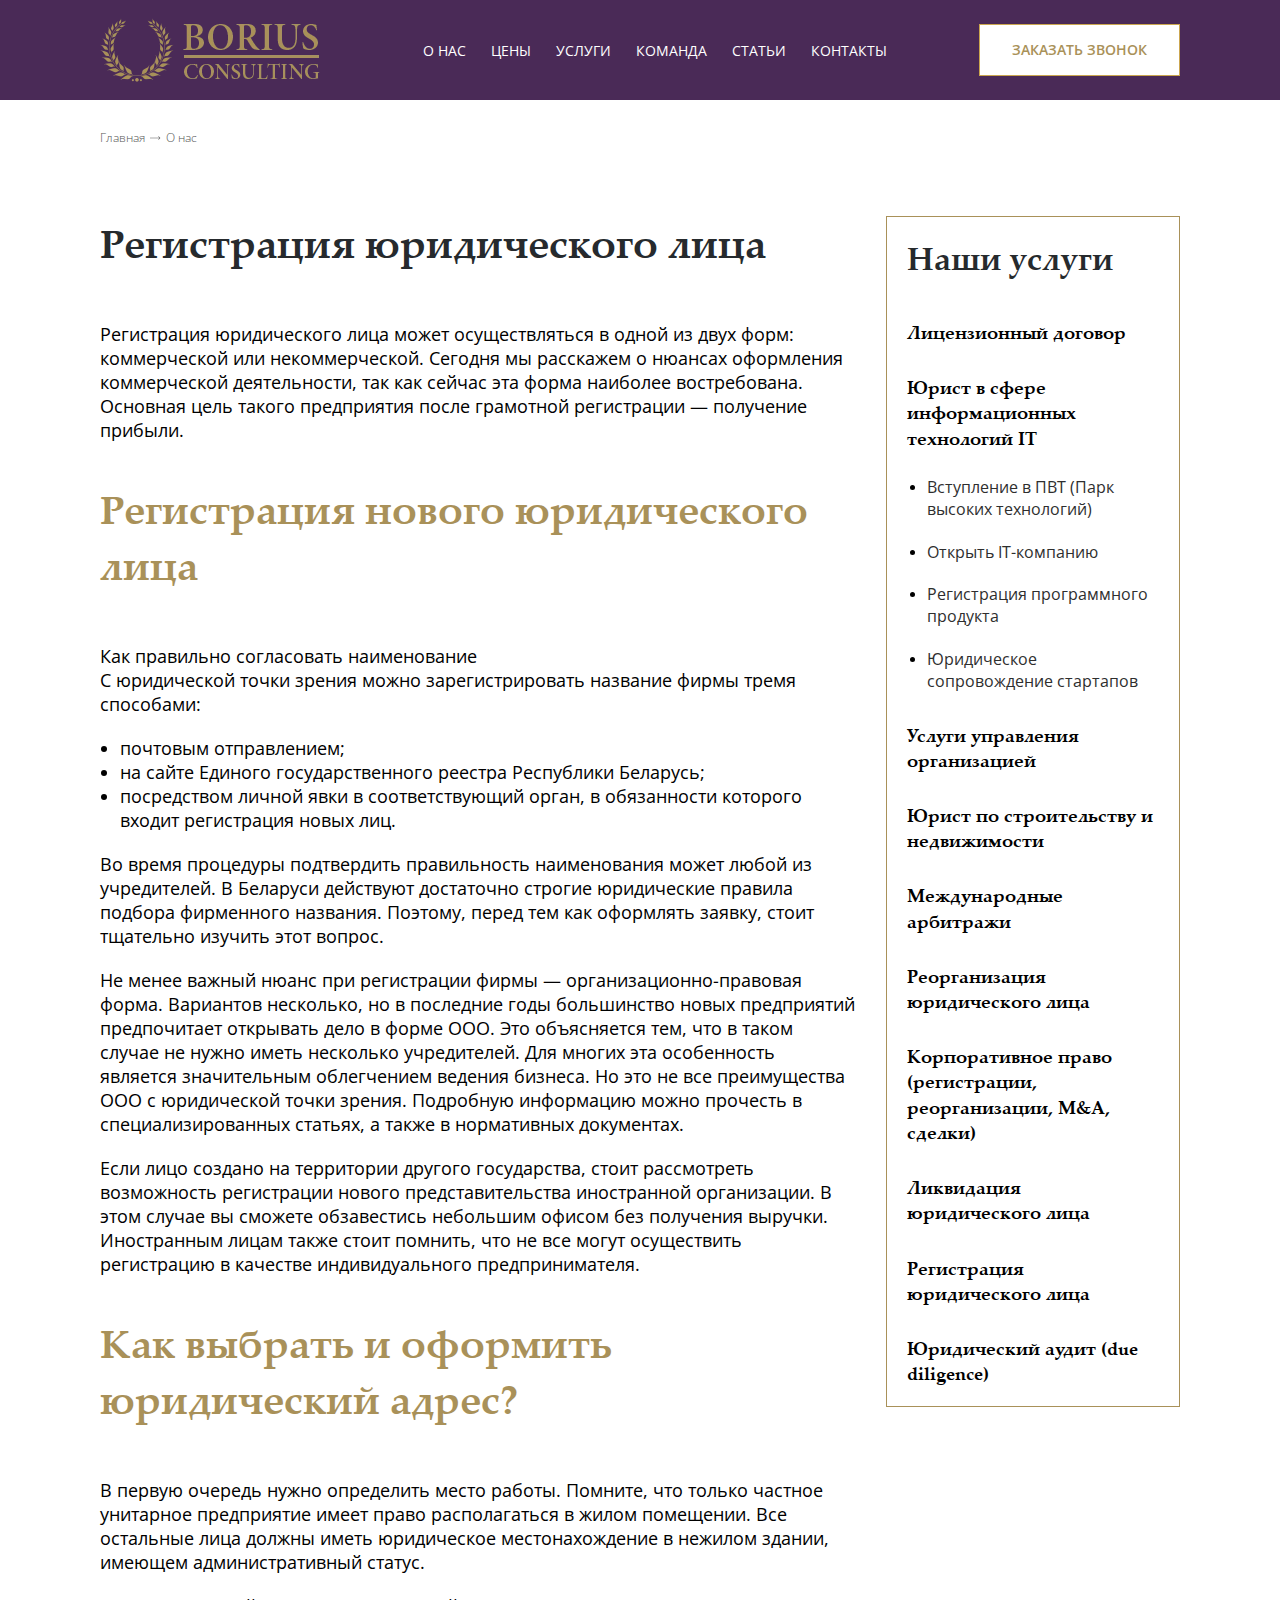
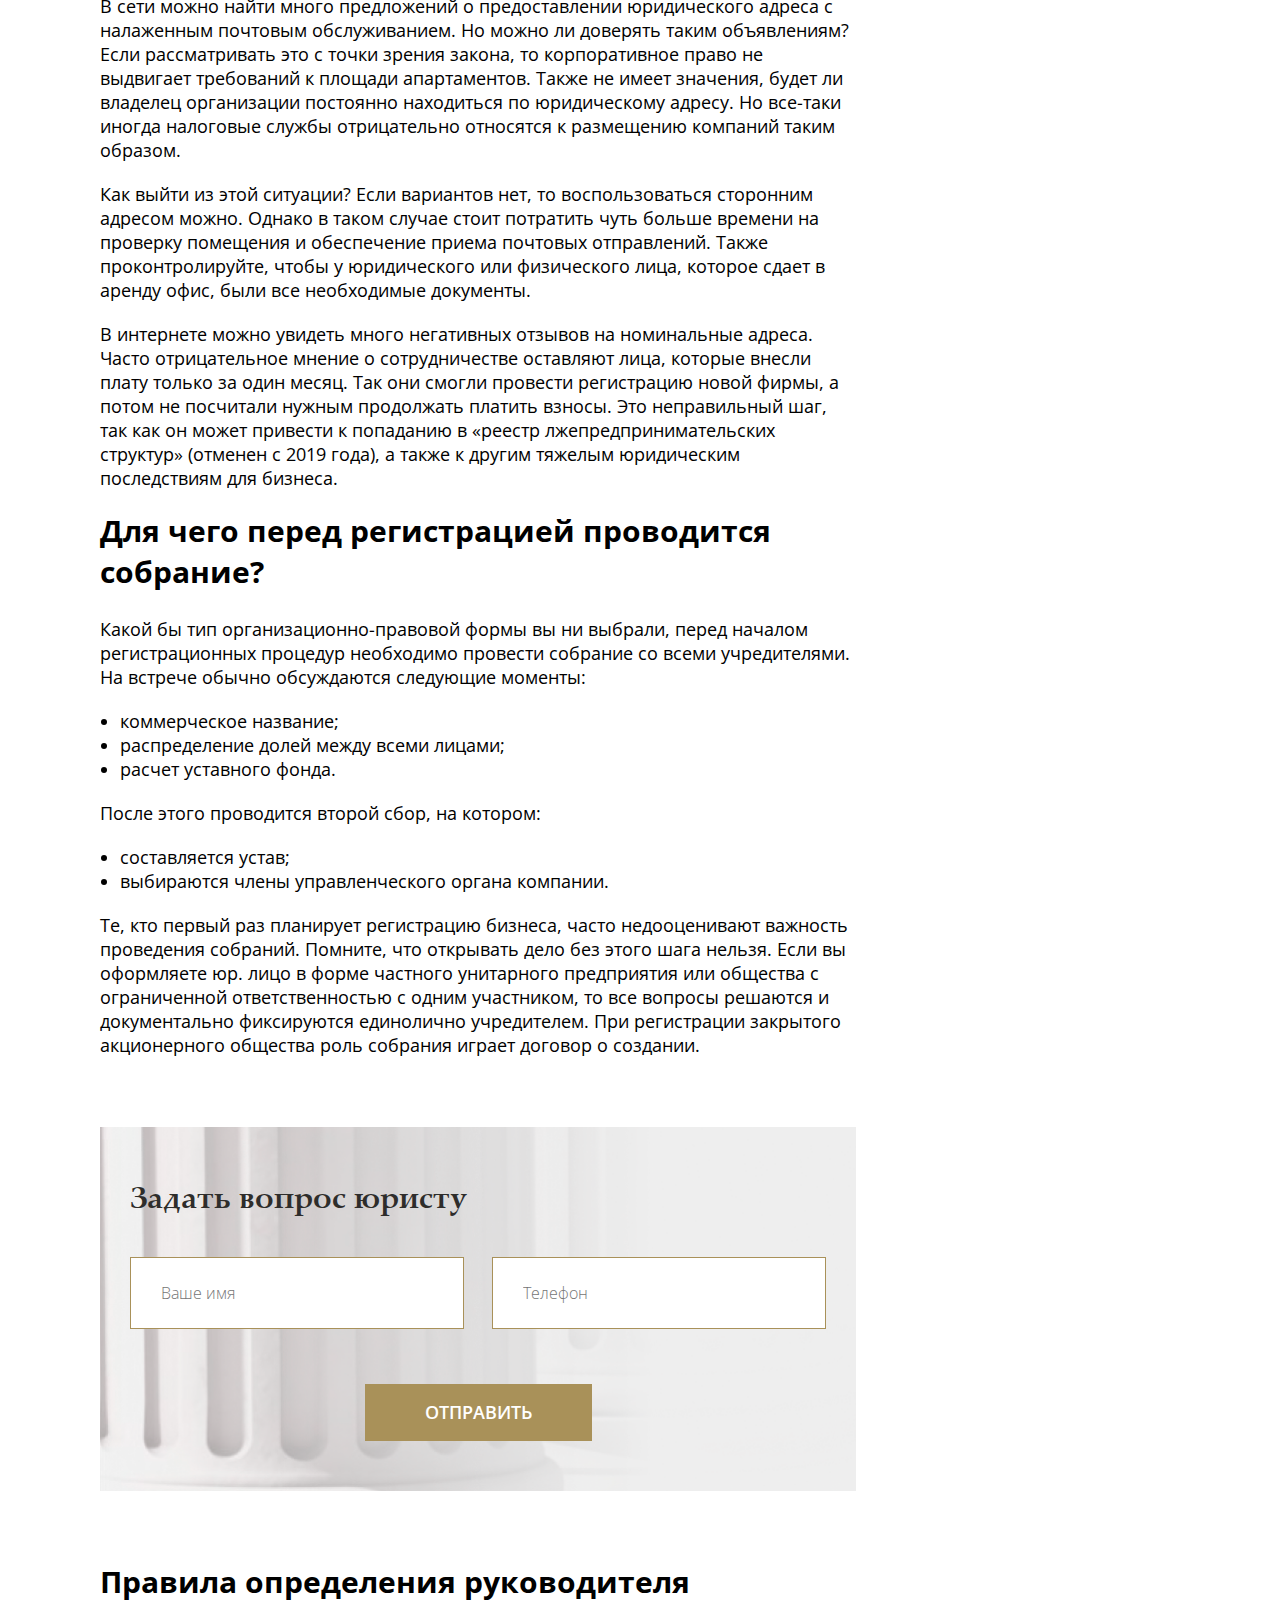
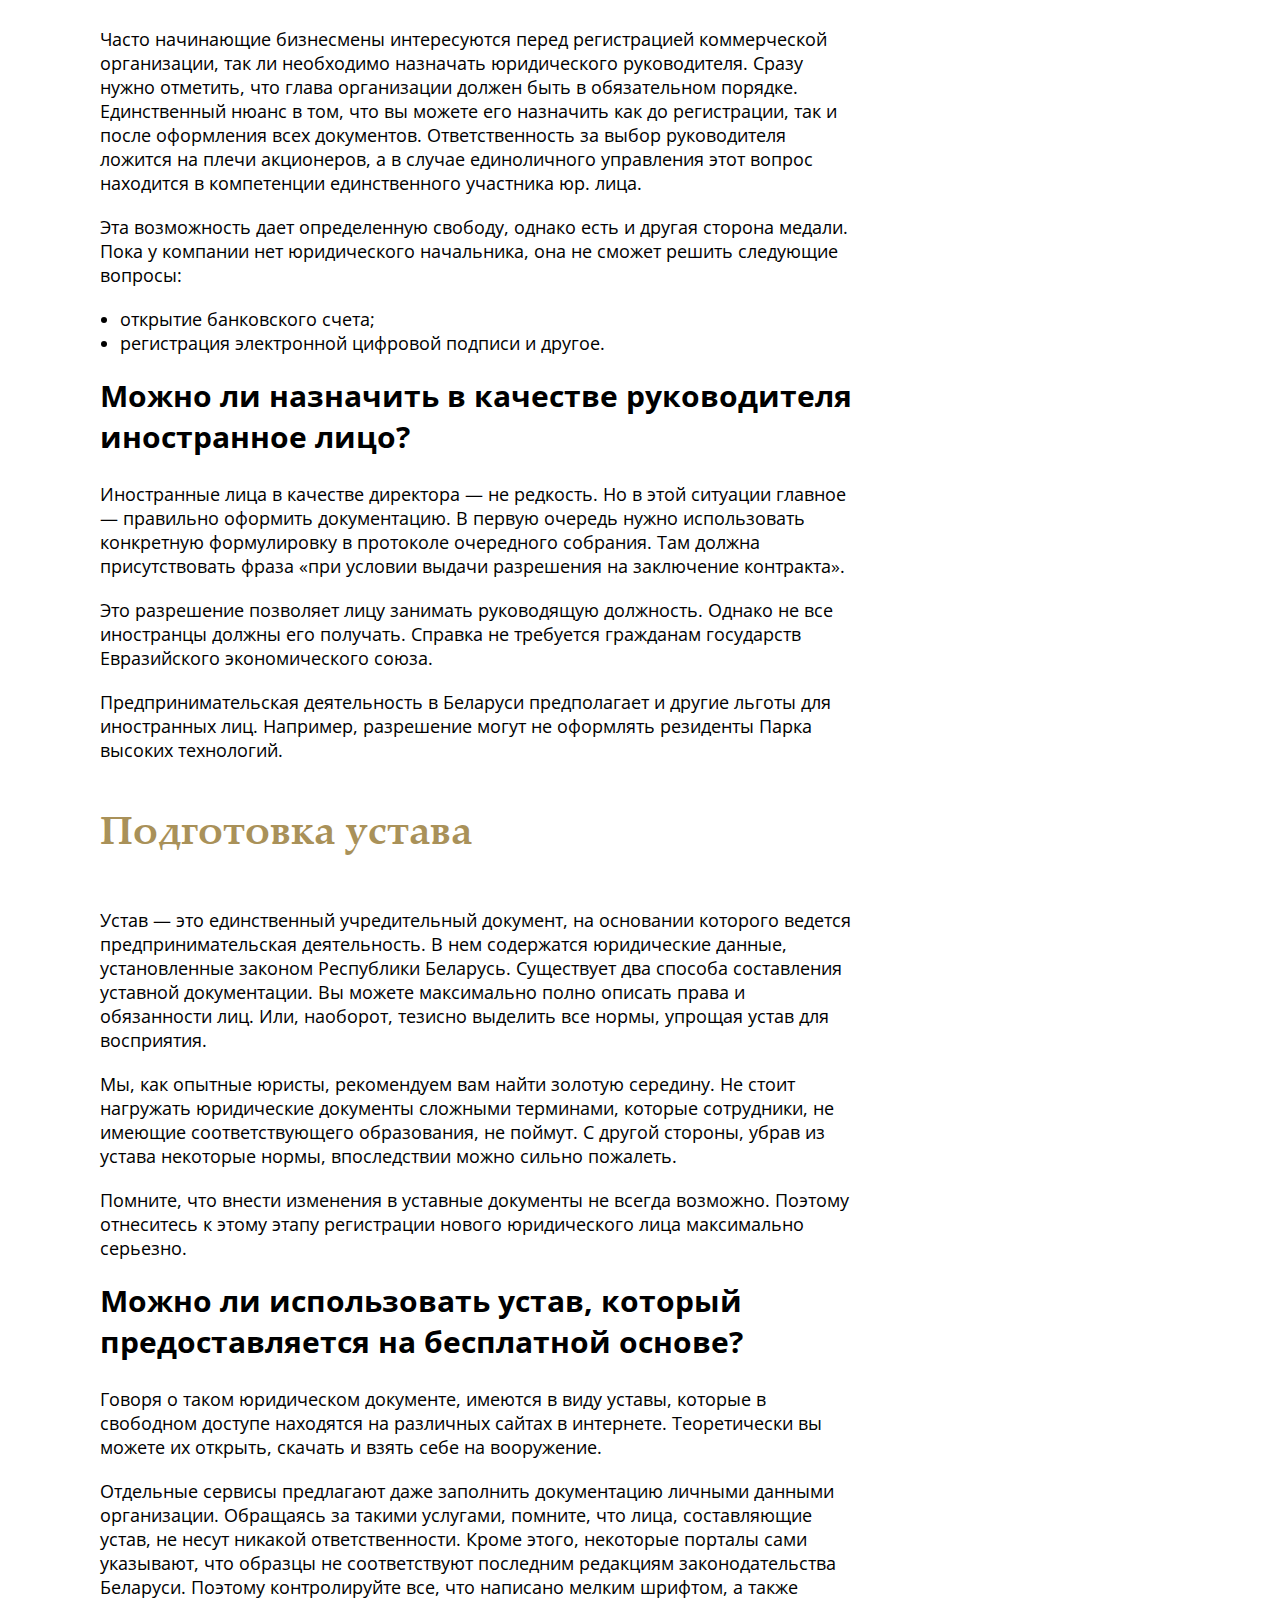
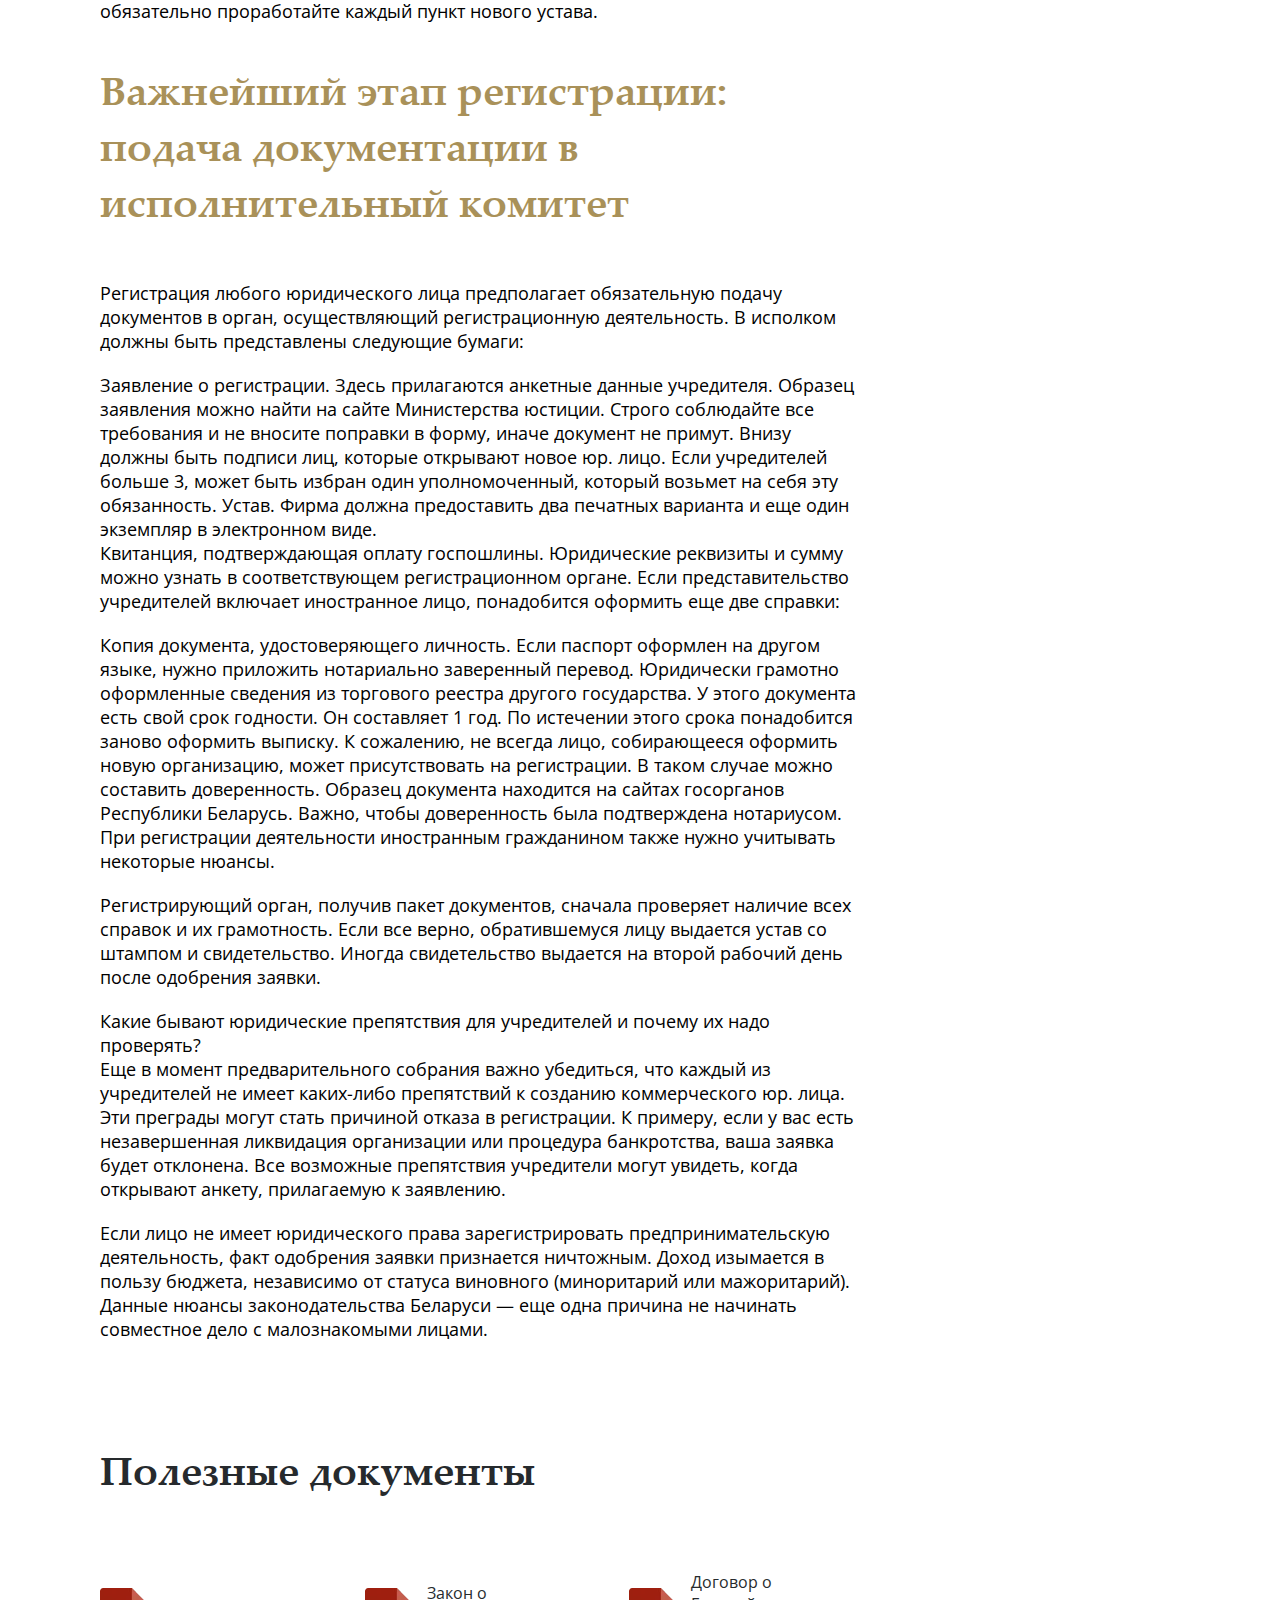
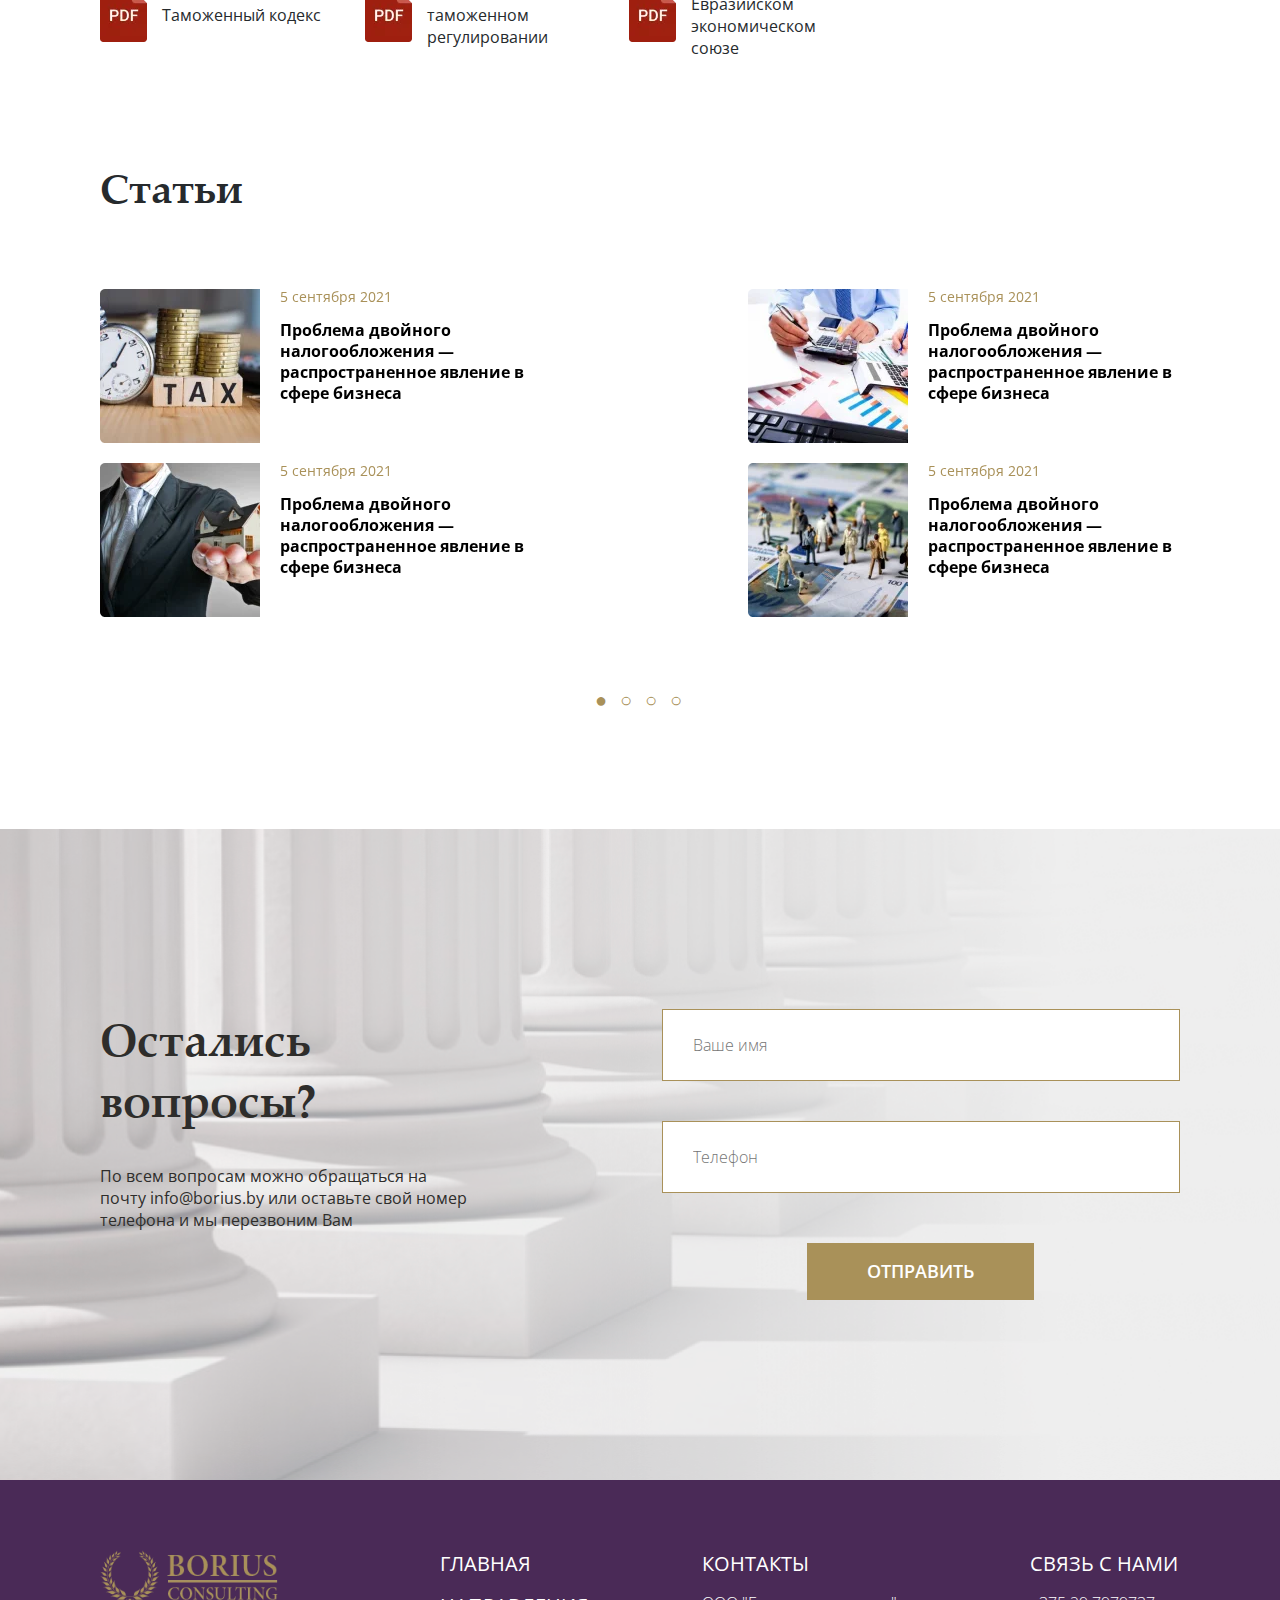
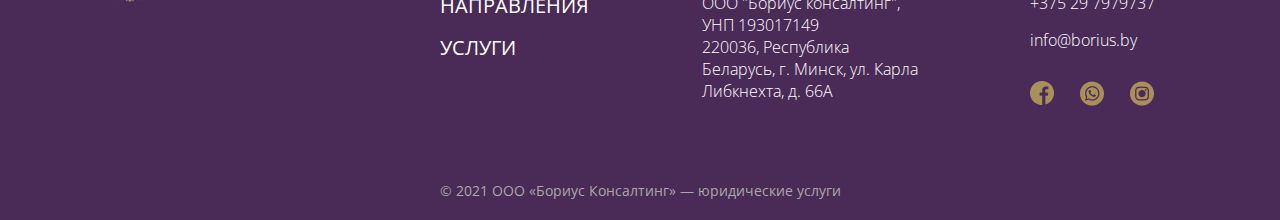
<file: services_detail.html>
<!doctype html><html lang="en"><head>    <meta charset="UTF-8">    <meta name="viewport"          content="width=device-width, user-scalable=no, initial-scale=1.0, maximum-scale=1.0, minimum-scale=1.0">    <meta http-equiv="X-UA-Compatible" content="ie=edge">    <link rel="shortcut icon" href="img/favicon.ico" type="image/x-icon">    <link rel="stylesheet" href="css/style.min.css">    <link rel="stylesheet" href="css/slick.css">    <title>BoriusBy</title></head><body class="page_fix"><header class="header">    <div class="container">        <div class="header-wrap">            <a href="/" class="logo"><picture><source srcset="img/head_logo.webp" type="image/webp"><img src="img/head_logo.png" alt=""></picture></a>            <nav class="header-menu_nav">                <div class="mobile_nav-logo">                    <a href="/" class="mob_logo"><picture><source srcset="img/head_logo_mob.webp" type="image/webp"><img src="img/head_logo_mob.png" alt="logo"></picture></a>                </div>                <ul class="header-menu">                    <li><a href="#" class="menu-links">О нас</a></li>                    <li><a href="#" class="menu-links">цены</a></li>                    <li class="header-drop">                        <a href="#" class="menu-links">услуги</a>                        <span class="arrow"></span>                        <ul class="header_drop_links">                            <li><a href="#">Корпоративное право</a></li>                            <li><a href="#">Лицензионный договор</a></li>                            <li><a href="#">Ликвидация юридического лица</a></li>                            <li><a href="#">Юрист в сфере IT</a></li>                            <li><a href="#">Регистрация юридического лица</a></li>                            <li><a href="#">Услуги управления организацией</a></li>                        </ul>                    </li>                    <li><a href="#" class="menu-links">команда</a></li>                    <li><a href="#" class="menu-links">статьи</a></li>                    <li><a href="#" class="menu-links">контакты</a></li>                </ul>                <a href="#" class="callback_mob">заказать звонок</a>            </nav>            <a href="#" class="callback">заказать звонок</a>            <div class="mobile-menu">                <span class="mobile-menu__icon"></span>            </div>        </div>    </div></header><div class="breadcrumbs container">    <a href="/">Главная</a>    <span>            <svg width="11" height="4" viewBox="0 0 11 4" fill="none" xmlns="http://www.w3.org/2000/svg">                <path d="M10.1768 2.17678C10.2744 2.07915 10.2744 1.92085 10.1768 1.82322L8.58579 0.232233C8.48816 0.134602 8.32986 0.134602 8.23223 0.232233C8.1346 0.329864 8.1346 0.488155 8.23223 0.585786L9.64645 2L8.23223 3.41421C8.1346 3.51184 8.1346 3.67014 8.23223 3.76777C8.32986 3.8654 8.48816 3.8654 8.58579 3.76777L10.1768 2.17678ZM0 2.25H10V1.75H0V2.25Z" fill="#545454"/>            </svg>        </span>    <a href="#">О нас</a></div><div class="container">    <div class="services-detail_wrapper">        <main class="services-detail">            <h1>Регистрация юридического лица</h1>            <p>Регистрация юридического лица может осуществляться в одной из двух форм:                коммерческой или некоммерческой. Сегодня мы расскажем о нюансах оформления коммерческой деятельности,                так как сейчас эта форма наиболее востребована. Основная цель такого предприятия после грамотной                регистрации — получение прибыли.            </p>            <h2>Регистрация нового юридического лица</h2>            <p>                Как правильно согласовать наименование <br>                С юридической точки зрения можно зарегистрировать название фирмы тремя способами:            </p>            <ul>                <li>почтовым отправлением;</li>                <li>на сайте Единого государственного реестра Республики Беларусь;</li>                <li>посредством личной явки в соответствующий орган, в обязанности которого входит регистрация новых лиц.</li>            </ul>            <p>Во время процедуры подтвердить правильность наименования может любой из учредителей.            В Беларуси действуют достаточно строгие юридические правила подбора фирменного названия. Поэтому,            перед тем как оформлять заявку, стоит тщательно изучить этот вопрос.            </p>            <p>            Не менее важный нюанс при регистрации фирмы — организационно-правовая форма.            Вариантов несколько, но в последние годы большинство новых предприятий предпочитает            открывать дело в форме ООО. Это объясняется тем, что в таком случае не нужно иметь несколько            учредителей. Для многих эта особенность является значительным облегчением ведения бизнеса.            Но это не все преимущества ООО с юридической точки зрения. Подробную информацию можно            прочесть в специализированных статьях, а также в нормативных документах.            </p>            <p>                Если лицо создано на территории другого государства,                стоит рассмотреть возможность регистрации нового представительства иностранной организации.                В этом случае вы сможете обзавестись небольшим офисом без получения выручки. Иностранным лицам                также стоит помнить, что не все могут осуществить регистрацию в качестве индивидуального                предпринимателя.            </p>            <h2>Как выбрать и оформить юридический адрес?</h2>            <p>                В первую очередь нужно определить место работы.            Помните, что только частное унитарное предприятие имеет право располагаться            в жилом помещении. Все остальные лица должны иметь юридическое местонахождение            в нежилом здании, имеющем административный статус.            </p>            <p>В сети можно найти много предложений о предоставлении юридического адреса с налаженным            почтовым обслуживанием. Но можно ли доверять таким объявлениям? Если рассматривать            это с точки зрения закона, то корпоративное право не выдвигает требований к площади апартаментов.            Также не имеет значения, будет ли владелец организации постоянно находиться по юридическому адресу.            Но все-таки иногда налоговые службы отрицательно относятся к размещению компаний таким образом.            </p>            <p>            Как выйти из этой ситуации? Если вариантов нет, то воспользоваться сторонним адресом можно.                Однако в таком случае стоит потратить чуть больше времени на проверку помещения и обеспечение                приема почтовых отправлений. Также проконтролируйте, чтобы у юридического или физического лица,                которое сдает в аренду офис, были все необходимые документы.            </p>            <p>                В интернете можно увидеть много негативных отзывов на номинальные адреса.                Часто отрицательное мнение о сотрудничестве оставляют лица, которые внесли                плату только за один месяц. Так они смогли провести регистрацию новой фирмы,                а потом не посчитали нужным продолжать платить взносы. Это неправильный шаг,                так как он может привести к попаданию в «реестр лжепредпринимательских структур»                (отменен с 2019 года), а также к другим тяжелым юридическим последствиям для бизнеса.            </p>                <h3>Для чего перед регистрацией проводится собрание?</h3>                <p>                Какой бы тип организационно-правовой формы вы ни выбрали, перед началом регистрационных                    процедур необходимо провести собрание со всеми учредителями.                    На встрече обычно обсуждаются следующие моменты:                </p>                <ul>                    <li>коммерческое название;</li>                    <li>распределение долей между всеми лицами;</li>                    <li>расчет уставного фонда.</li>                </ul>                <p>                После этого проводится второй сбор, на котором:                </p>                <ul>                    <li>составляется устав;</li>                    <li>выбираются члены управленческого органа компании.</li>                </ul>                <p>                    Те, кто первый раз планирует регистрацию бизнеса, часто недооценивают                    важность проведения собраний. Помните, что открывать дело без этого шага нельзя.                    Если вы оформляете юр. лицо в форме частного унитарного предприятия или общества                    с ограниченной ответственностью с одним участником, то все вопросы решаются                    и документально фиксируются единолично учредителем. При регистрации закрытого акционерного                    общества роль собрания играет договор о создании.                </p>            <div class="services-detail_form">                <h4>Задать вопрос юристу</h4>                <div class="fields">                    <input type="text" placeholder="Ваше имя">                    <input type="text" placeholder="Телефон">                </div>                <a href="#">отправить</a>            </div>            <h3>Правила определения руководителя</h3>            <p>            Часто начинающие бизнесмены интересуются перед регистрацией коммерческой организации,                так ли необходимо назначать юридического руководителя. Сразу нужно отметить, что                глава организации должен быть в обязательном порядке. Единственный нюанс в том,                что вы можете его назначить как до регистрации, так и после оформления всех документов.                Ответственность за выбор руководителя ложится на плечи акционеров, а в случае единоличного                управления этот вопрос находится в компетенции единственного участника юр. лица.            </p>            <p>                Эта возможность дает определенную свободу, однако есть и другая сторона медали.                Пока у компании нет юридического начальника, она не сможет решить следующие вопросы:            </p>            <ul>                <li>открытие банковского счета;</li>                <li>регистрация электронной цифровой подписи и другое.</li>            </ul>            <h3>Можно ли назначить в качестве руководителя иностранное лицо?</h3>            <p>                Иностранные лица в качестве директора — не редкость.                Но в этой ситуации главное — правильно оформить документацию. В первую очередь нужно использовать                конкретную формулировку в протоколе очередного собрания.                Там должна присутствовать фраза «при условии выдачи разрешения на заключение контракта».            </p>            <p>                Это разрешение позволяет лицу занимать руководящую должность. Однако не все иностранцы должны его получать.                Справка не требуется гражданам государств Евразийского экономического союза.            </p>            <p>                Предпринимательская деятельность в Беларуси предполагает и другие льготы для иностранных лиц. Например,                разрешение могут не оформлять резиденты Парка высоких технологий.            </p>            <h2>Подготовка устава</h2>            <p>            Устав — это единственный учредительный документ, на основании которого ведется                предпринимательская деятельность. В нем содержатся юридические данные, установленные законом                Республики Беларусь. Существует два способа составления уставной документации.                Вы можете максимально полно описать права и обязанности лиц. Или, наоборот,                тезисно выделить все нормы, упрощая устав для восприятия.            </p>            <p>            Мы, как опытные юристы, рекомендуем вам найти золотую середину.                Не стоит нагружать юридические документы сложными терминами, которые сотрудники,                не имеющие соответствующего образования, не поймут. С другой стороны, убрав                из устава некоторые нормы, впоследствии можно сильно пожалеть.            </p>            <p>            Помните, что внести изменения в уставные документы не всегда возможно.                Поэтому отнеситесь к этому этапу регистрации нового юридического лица максимально серьезно.            </p>            <h3>Можно ли использовать устав, который предоставляется на бесплатной основе?</h3>            <p>            Говоря о таком юридическом документе, имеются в виду уставы, которые в свободном доступе находятся                на различных сайтах в интернете. Теоретически вы можете их открыть, скачать и взять себе на вооружение.            </p>            <p>            Отдельные сервисы предлагают даже заполнить документацию личными данными организации.                Обращаясь за такими услугами, помните, что лица, составляющие устав, не несут никакой                ответственности. Кроме этого, некоторые порталы сами указывают, что образцы не соответствуют                последним редакциям законодательства Беларуси. Поэтому контролируйте все, что написано                мелким шрифтом, а также обязательно проработайте каждый пункт нового устава.            </p>            <h2>Важнейший этап регистрации: подача документации в исполнительный комитет</h2>            <p>            Регистрация любого юридического лица предполагает обязательную подачу документов в орган,                осуществляющий регистрационную деятельность. В исполком должны быть представлены следующие бумаги:            </p>            <p>            Заявление о регистрации. Здесь прилагаются анкетные данные учредителя. Образец заявления можно                найти на сайте Министерства юстиции. Строго соблюдайте все требования и не вносите поправки                в форму, иначе документ не примут. Внизу должны быть подписи лиц, которые открывают новое юр. лицо.                Если учредителей больше 3, может быть избран один уполномоченный, который возьмет на себя эту                обязанность.            Устав. Фирма должна предоставить два печатных варианта и еще один экземпляр в электронном виде.<br>            Квитанция, подтверждающая оплату госпошлины. Юридические реквизиты и сумму можно узнать в соответствующем регистрационном органе.            Если представительство учредителей включает иностранное лицо, понадобится оформить еще две справки:            </p>            <p>            Копия документа, удостоверяющего личность. Если паспорт оформлен на другом языке,                нужно приложить нотариально заверенный перевод.            Юридически грамотно оформленные сведения из торгового реестра другого государства.                У этого документа есть свой срок годности. Он составляет 1 год. По истечении                этого срока понадобится заново оформить выписку.            К сожалению, не всегда лицо, собирающееся оформить новую организацию, может присутствовать                на регистрации. В таком случае можно составить доверенность. Образец документа                находится на сайтах госорганов Республики Беларусь. Важно, чтобы доверенность                была подтверждена нотариусом. При регистрации деятельности иностранным гражданином                также нужно учитывать некоторые нюансы.            </p>            <p>            Регистрирующий орган, получив пакет документов, сначала проверяет                наличие всех справок и их грамотность. Если все верно, обратившемуся                лицу выдается устав со штампом и свидетельство. Иногда свидетельство                выдается на второй рабочий день после одобрения заявки.            </p>            <p>            Какие бывают юридические препятствия для учредителей и почему их надо проверять?<br>            Еще в момент предварительного собрания важно убедиться, что каждый из учредителей                не имеет каких-либо препятствий к созданию коммерческого юр. лица. Эти преграды                могут стать причиной отказа в регистрации. К примеру, если у вас есть незавершенная                ликвидация организации или процедура банкротства, ваша заявка будет отклонена.                Все возможные препятствия учредители могут увидеть, когда открывают анкету, прилагаемую к заявлению.            </p>            <p>            Если лицо не имеет юридического права зарегистрировать предпринимательскую деятельность,                факт одобрения заявки признается ничтожным. Доход изымается в пользу бюджета, независимо                от статуса виновного (миноритарий или мажоритарий). Данные нюансы законодательства Беларуси                — еще одна причина не начинать совместное дело с малознакомыми лицами.            </p>            <div class="services-detail_docs">                <h2>Полезные документы </h2>                <div class="links">                    <a href="#"><picture><source srcset="img/pdfdoc.webp" type="image/webp"><img src="img/pdfdoc.png" alt=""></picture><span>Таможенный кодекс</span></a>                    <a href="#"><picture><source srcset="img/pdfdoc.webp" type="image/webp"><img src="img/pdfdoc.png" alt=""></picture><span>Закон о таможенном регулировании</span></a>                    <a href="#"><picture><source srcset="img/pdfdoc.webp" type="image/webp"><img src="img/pdfdoc.png" alt=""></picture><span>Договор о Евразийском экономическом союзе</span></a>                </div>            </div>        </main>        <aside class="services-sidebar">            <h3>Наши услуги</h3>            <a href="#" class="main-link">Лицензионный договор</a>            <div class="dropped-menu">                <a href="#" class="main-link">Юрист в сфере информационных технологий IT</a>                <ul>                    <li><a href="#" class="sub-link">Вступление в ПВТ (Парк высоких технологий)</a></li>                    <li><a href="#" class="sub-link">Открыть IT-компанию</a></li>                    <li><a href="#" class="sub-link">Регистрация программного продукта</a></li>                    <li><a href="#" class="sub-link">Юридическое сопровождение стартапов</a></li>                </ul>            </div>            <a href="#" class="main-link">Услуги управления организацией</a>            <a href="#" class="main-link">Юрист по строительству и недвижимости</a>            <a href="#" class="main-link">Международные арбитражи</a>            <a href="#" class="main-link">Реорганизация юридического лица</a>            <a href="#" class="main-link">Корпоративное право (регистрации, реорганизации, M&A, сделки)</a>            <a href="#" class="main-link">Ликвидация юридического лица</a>            <a href="#" class="main-link">Регистрация юридического лица</a>            <a href="#" class="main-link">Юридический аудит (due diligence)</a>        </aside>    </div>    <div class="services-detail_articles">        <h2>Статьи</h2>        <div class="articles-slider">            <div class="slider-item">                <div class="col">                    <a href="#" class="item">                        <picture><source srcset="img/art_1.webp" type="image/webp"><img src="img/art_1.png" alt=""></picture>                        <p>                            <span class="date">5 сентября 2021 </span>                            <span class="title">Проблема двойного налогообложения — распространенное явление в сфере бизнеса</span>                        </p>                    </a>                    <a href="#" class="item">                        <picture><source srcset="img/art_2.webp" type="image/webp"><img src="img/art_2.png" alt=""></picture>                        <p>                            <span class="date">5 сентября 2021 </span>                            <span class="title">Проблема двойного налогообложения — распространенное явление в сфере бизнеса</span>                        </p>                    </a>                </div>                <div class="col">                    <a href="#" class="item">                        <picture><source srcset="img/art_3.webp" type="image/webp"><img src="img/art_3.png" alt=""></picture>                        <p>                            <span class="date">5 сентября 2021 </span>                            <span class="title">Проблема двойного налогообложения — распространенное явление в сфере бизнеса</span>                        </p>                    </a>                    <a href="#" class="item">                        <picture><source srcset="img/art_4.webp" type="image/webp"><img src="img/art_4.png" alt=""></picture>                        <p>                            <span class="date">5 сентября 2021 </span>                            <span class="title">Проблема двойного налогообложения — распространенное явление в сфере бизнеса</span>                        </p>                    </a>                </div>            </div>            <div class="slider-item">                <div class="col">                    <a href="#" class="item">                        <picture><source srcset="img/art_1.webp" type="image/webp"><img src="img/art_1.png" alt=""></picture>                        <p>                            <span class="date">5 сентября 2021 </span>                            <span class="title">Проблема двойного налогообложения — распространенное явление в сфере бизнеса</span>                        </p>                    </a>                    <a href="#" class="item">                        <picture><source srcset="img/art_2.webp" type="image/webp"><img src="img/art_2.png" alt=""></picture>                        <p>                            <span class="date">5 сентября 2021 </span>                            <span class="title">Проблема двойного налогообложения — распространенное явление в сфере бизнеса</span>                        </p>                    </a>                </div>                <div class="col">                    <a href="#" class="item">                        <picture><source srcset="img/art_3.webp" type="image/webp"><img src="img/art_3.png" alt=""></picture>                        <p>                            <span class="date">5 сентября 2021 </span>                            <span class="title">Проблема двойного налогообложения — распространенное явление в сфере бизнеса</span>                        </p>                    </a>                    <a href="#" class="item">                        <picture><source srcset="img/art_4.webp" type="image/webp"><img src="img/art_4.png" alt=""></picture>                        <p>                            <span class="date">5 сентября 2021 </span>                            <span class="title">Проблема двойного налогообложения — распространенное явление в сфере бизнеса</span>                        </p>                    </a>                </div>            </div>            <div class="slider-item">                <div class="col">                    <a href="#" class="item">                        <picture><source srcset="img/art_1.webp" type="image/webp"><img src="img/art_1.png" alt=""></picture>                        <p>                            <span class="date">5 сентября 2021 </span>                            <span class="title">Проблема двойного налогообложения — распространенное явление в сфере бизнеса</span>                        </p>                    </a>                    <a href="#" class="item">                        <picture><source srcset="img/art_2.webp" type="image/webp"><img src="img/art_2.png" alt=""></picture>                        <p>                            <span class="date">5 сентября 2021 </span>                            <span class="title">Проблема двойного налогообложения — распространенное явление в сфере бизнеса</span>                        </p>                    </a>                </div>                <div class="col">                    <a href="#" class="item">                        <picture><source srcset="img/art_3.webp" type="image/webp"><img src="img/art_3.png" alt=""></picture>                        <p>                            <span class="date">5 сентября 2021 </span>                            <span class="title">Проблема двойного налогообложения — распространенное явление в сфере бизнеса</span>                        </p>                    </a>                    <a href="#" class="item">                        <picture><source srcset="img/art_4.webp" type="image/webp"><img src="img/art_4.png" alt=""></picture>                        <p>                            <span class="date">5 сентября 2021 </span>                            <span class="title">Проблема двойного налогообложения — распространенное явление в сфере бизнеса</span>                        </p>                    </a>                </div>            </div>            <div class="slider-item">                <div class="col">                    <a href="#" class="item">                        <picture><source srcset="img/art_1.webp" type="image/webp"><img src="img/art_1.png" alt=""></picture>                        <p>                            <span class="date">5 сентября 2021 </span>                            <span class="title">Проблема двойного налогообложения — распространенное явление в сфере бизнеса</span>                        </p>                    </a>                    <a href="#" class="item">                        <picture><source srcset="img/art_2.webp" type="image/webp"><img src="img/art_2.png" alt=""></picture>                        <p>                            <span class="date">5 сентября 2021 </span>                            <span class="title">Проблема двойного налогообложения — распространенное явление в сфере бизнеса</span>                        </p>                    </a>                </div>                <div class="col">                    <a href="#" class="item">                        <picture><source srcset="img/art_3.webp" type="image/webp"><img src="img/art_3.png" alt=""></picture>                        <p>                            <span class="date">5 сентября 2021 </span>                            <span class="title">Проблема двойного налогообложения — распространенное явление в сфере бизнеса</span>                        </p>                    </a>                    <a href="#" class="item">                        <picture><source srcset="img/art_4.webp" type="image/webp"><img src="img/art_4.png" alt=""></picture>                        <p>                            <span class="date">5 сентября 2021 </span>                            <span class="title">Проблема двойного налогообложения — распространенное явление в сфере бизнеса</span>                        </p>                    </a>                </div>            </div>        </div>    </div></div><footer class="footer">    <div id="button-up"><picture><source srcset="img/up.webp" type="image/webp"><img src="img/up.png" alt=""></picture></div>    <div class="footer-form_wrap">        <div class="container">            <div class="form">                <div class="form-text">                    <h5>Остались вопросы?</h5>                    <p>По всем вопросам можно обращаться на почту                        info@borius.by или оставьте свой номер телефона и мы перезвоним Вам                    </p>                </div>                <div class="form-fields">                    <input type="text" placeholder="Ваше имя" class="field">                    <input type="tel" placeholder="Телефон" class="field">                    <a href="#" class="btn">Отправить</a>                </div>            </div>        </div>    </div>    <div class="footer-content_wrap">        <div class="container">            <div class="footer-content">                <a href="/" class="logo"><picture><source srcset="img/head_logo.webp" type="image/webp"><img src="img/head_logo.png" alt=""></picture></a>                <div class="links">                    <a href="#">главная</a>                    <a href="#">Направления</a>                    <a href="#">Услуги</a>                </div>                <div class="contacts">                    <h6>контакты</h6>                    <p>                        ООО "Бориус консалтинг", УНП 193017149 <br>                        220036, Республика Беларусь, г. Минск, ул. Карла Либкнехта, д. 66А                    </p>                </div>                <div class="feedback">                    <h6>связь с нами</h6>                    <a href="tel:+375 29 7979737">+375 29 7979737</a>                    <a href="mailto:info@borius.by">info@borius.by</a>                    <div class="social">                        <a href="#"><picture><source srcset="img/face.webp" type="image/webp"><img src="img/face.png" alt=""></picture></a>                        <a href="#"><picture><source srcset="img/wap.webp" type="image/webp"><img src="img/wap.png" alt=""></picture></a>                        <a href="#"><picture><source srcset="img/inst.webp" type="image/webp"><img src="img/inst.png" alt=""></picture></a>                    </div>                </div>            </div>            <div class="copy">                <p>© 2021 ООО «Бориус Консалтинг» — юридические услуги</p>            </div>        </div>    </div></footer><script src="js/script.min.js"></script></body></html>
</file>
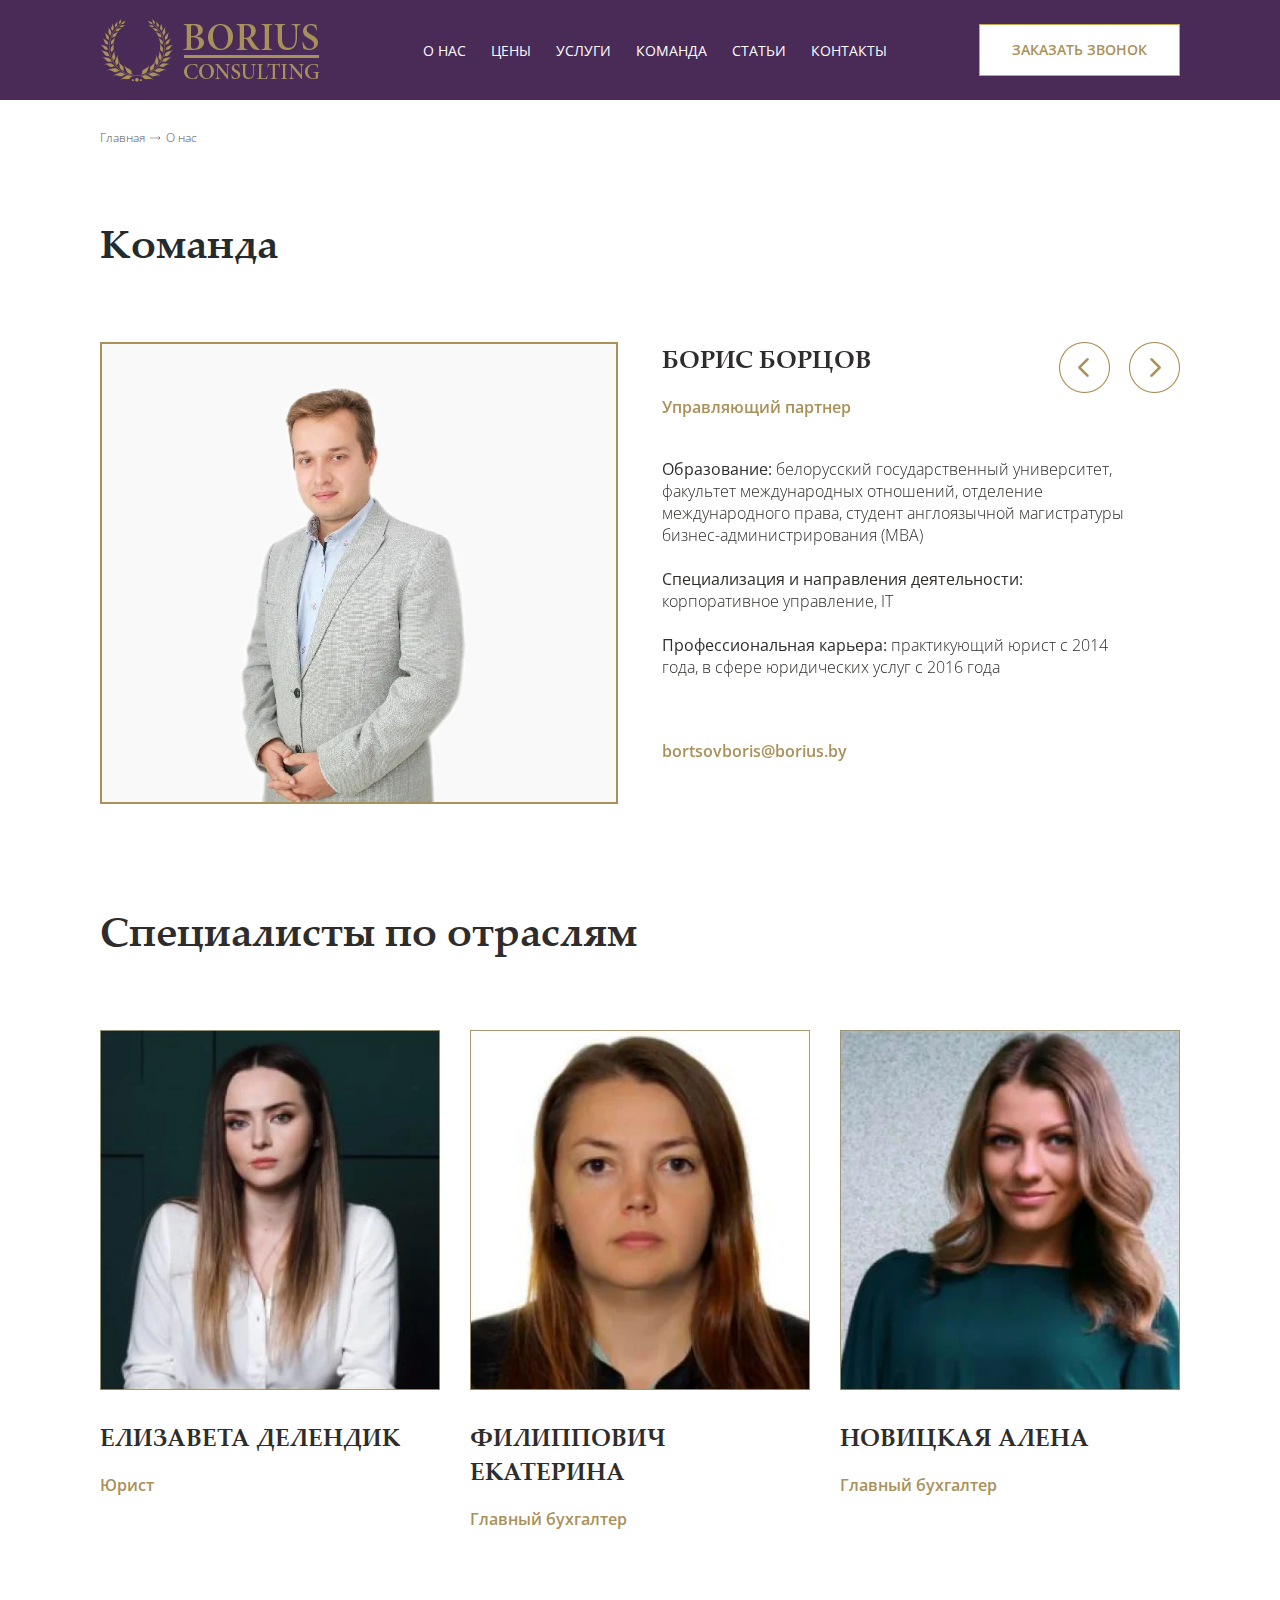
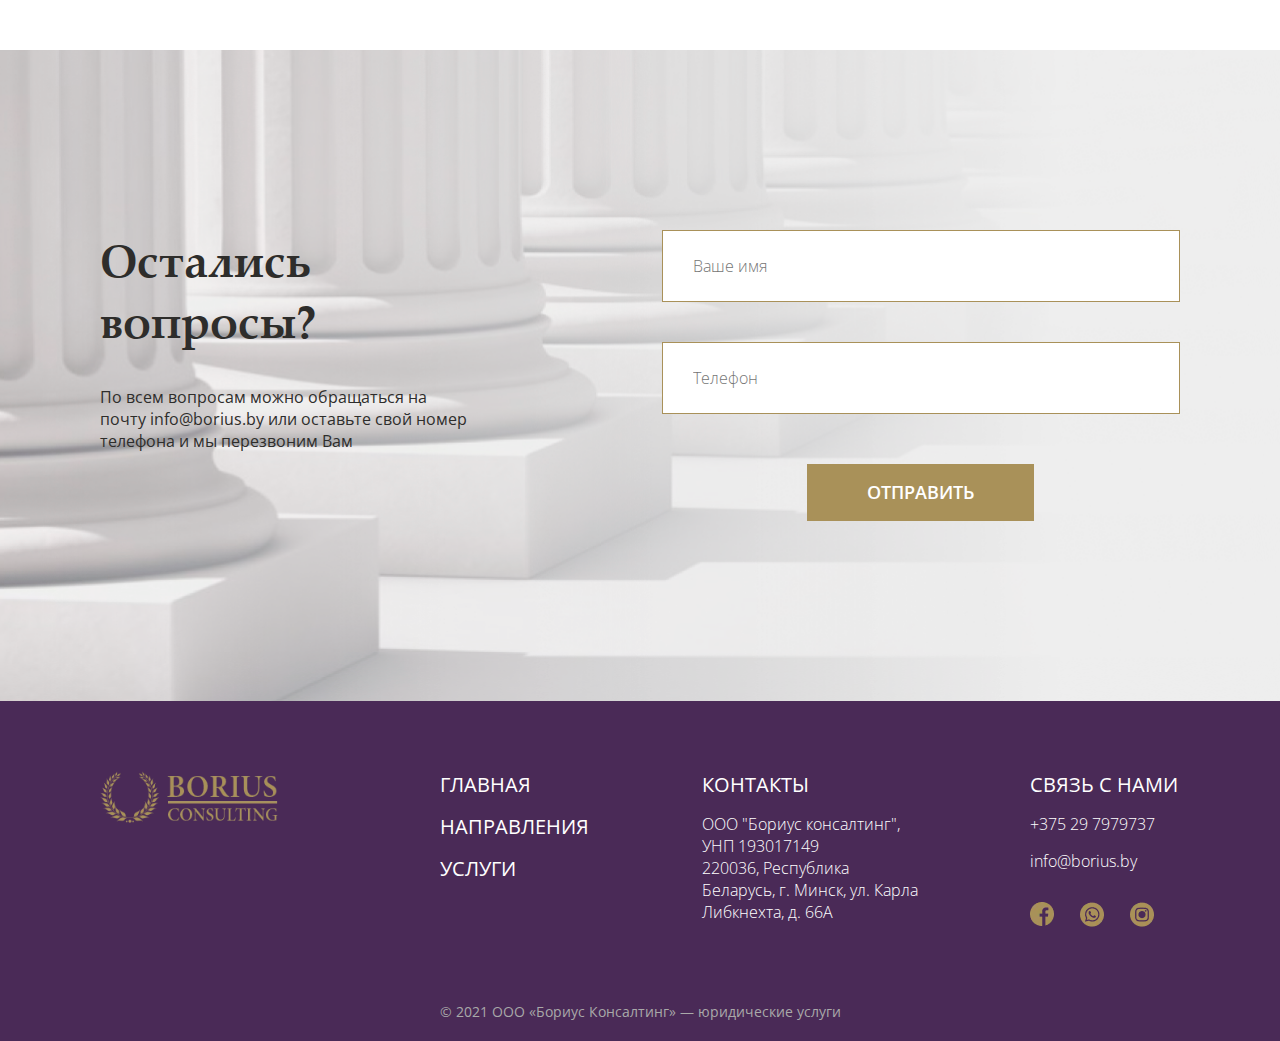
<file: team.html>
<!doctype html><html lang="en"><head>    <meta charset="UTF-8">    <meta name="viewport"          content="width=device-width, user-scalable=no, initial-scale=1.0, maximum-scale=1.0, minimum-scale=1.0">    <meta http-equiv="X-UA-Compatible" content="ie=edge">    <link rel="shortcut icon" href="img/favicon.ico" type="image/x-icon">    <link rel="stylesheet" href="css/style.min.css">    <link rel="stylesheet" href="css/slick.css">    <title>BoriusBy</title></head><body class="page_fix"><header class="header">    <div class="container">        <div class="header-wrap">            <a href="/" class="logo"><picture><source srcset="img/head_logo.webp" type="image/webp"><img src="img/head_logo.png" alt=""></picture></a>            <nav class="header-menu_nav">                <div class="mobile_nav-logo">                    <a href="/" class="mob_logo"><picture><source srcset="img/head_logo_mob.webp" type="image/webp"><img src="img/head_logo_mob.png" alt="logo"></picture></a>                </div>                <ul class="header-menu">                    <li><a href="#" class="menu-links">О нас</a></li>                    <li><a href="#" class="menu-links">цены</a></li>                    <li class="header-drop">                        <a href="#" class="menu-links">услуги</a>                        <span class="arrow"></span>                        <ul class="header_drop_links">                            <li><a href="#">Корпоративное право</a></li>                            <li><a href="#">Лицензионный договор</a></li>                            <li><a href="#">Ликвидация юридического лица</a></li>                            <li><a href="#">Юрист в сфере IT</a></li>                            <li><a href="#">Регистрация юридического лица</a></li>                            <li><a href="#">Услуги управления организацией</a></li>                        </ul>                    </li>                    <li><a href="#" class="menu-links">команда</a></li>                    <li><a href="#" class="menu-links">статьи</a></li>                    <li><a href="#" class="menu-links">контакты</a></li>                </ul>                <a href="#" class="callback_mob">заказать звонок</a>            </nav>            <a href="#" class="callback">заказать звонок</a>            <div class="mobile-menu">                <span class="mobile-menu__icon"></span>            </div>        </div>    </div></header><div class="breadcrumbs container">    <a href="/">Главная</a>    <span>            <svg width="11" height="4" viewBox="0 0 11 4" fill="none" xmlns="http://www.w3.org/2000/svg">                <path d="M10.1768 2.17678C10.2744 2.07915 10.2744 1.92085 10.1768 1.82322L8.58579 0.232233C8.48816 0.134602 8.32986 0.134602 8.23223 0.232233C8.1346 0.329864 8.1346 0.488155 8.23223 0.585786L9.64645 2L8.23223 3.41421C8.1346 3.51184 8.1346 3.67014 8.23223 3.76777C8.32986 3.8654 8.48816 3.8654 8.58579 3.76777L10.1768 2.17678ZM0 2.25H10V1.75H0V2.25Z" fill="#545454"/>            </svg>        </span>    <a href="#">О нас</a></div><main class="team">    <div class="container">        <h1>Команда</h1>        <div class="team-slider">            <div class="slider-item">                <div class="img">                    <picture><source srcset="img/borius.webp" type="image/webp"><img src="img/borius.png" alt=""></picture>                </div>                <div class="description">                    <h6>Борис Борцов</h6>                    <span>Управляющий партнер</span>                    <p>                        <b>Образование:</b> белорусский государственный университет, факультет международных отношений,                        отделение международного права, студент англоязычной магистратуры бизнес-администрирования                        (MBA) <br><br>                        <b>Специализация и направления деятельности:</b> корпоративное управление, IT <br><br>                        <b>Профессиональная карьера: </b> практикующий юрист с 2014 года, в сфере юридических услуг с 2016 года                    </p>                    <a href="mailto:bortsovboris@borius.by">bortsovboris@borius.by</a>                </div>            </div>            <div class="slider-item">                <div class="img">                    <picture><source srcset="img/skobei.webp" type="image/webp"><img src="img/skobei.png" alt=""></picture>                </div>                <div class="description">                    <h6>Андрей Скобей</h6>                    <span>Партнер, руководитель направления корпоративной практики</span>                    <p>                        <b>Образование:</b> закончил аспирантуру кафедры международного частного                        и европейского права БГУ по специальности: Гражданское, Предпринимательское, Семейное,                        Международное частное право (2018 год).<br><br>                        <b>Специализация и направления деятельности:</b> корпоративное право, судебные споры <br>                        <b>Профессиональная карьера: </b> практикующий юрист с 2010 года, в сфере юридических услуг с 2012 года                    </p>                    <a href="mailto:a.skobej@borius.by">a.skobej@borius.by</a>                </div>            </div>        </div>        <div class="team-industry">            <h2>Специалисты по отраслям</h2>            <div class="items">                <a href="#">                    <picture><source srcset="img/liza.webp" type="image/webp"><img src="img/liza.png" alt=""></picture>                    <span class="title">Елизавета Делендик</span>                    <span class="position">Юрист</span>                </a>                <a href="#">                    <picture><source srcset="img/kate.webp" type="image/webp"><img src="img/kate.png" alt=""></picture>                    <span class="title">Филиппович Екатерина</span>                    <span class="position">Главный бухгалтер</span>                </a>                <a href="#">                    <picture><source srcset="img/alena.webp" type="image/webp"><img src="img/alena.png" alt=""></picture>                    <span class="title">Новицкая Алена</span>                    <span class="position">Главный бухгалтер</span>                </a>            </div>        </div>    </div></main><footer class="footer">    <div id="button-up"><picture><source srcset="img/up.webp" type="image/webp"><img src="img/up.png" alt=""></picture></div>    <div class="footer-form_wrap">        <div class="container">            <div class="form">                <div class="form-text">                    <h5>Остались вопросы?</h5>                    <p>По всем вопросам можно обращаться на почту                        info@borius.by или оставьте свой номер телефона и мы перезвоним Вам                    </p>                </div>                <div class="form-fields">                    <input type="text" placeholder="Ваше имя" class="field">                    <input type="tel" placeholder="Телефон" class="field">                    <a href="#" class="btn">Отправить</a>                </div>            </div>        </div>    </div>    <div class="footer-content_wrap">        <div class="container">            <div class="footer-content">                <a href="/" class="logo"><picture><source srcset="img/head_logo.webp" type="image/webp"><img src="img/head_logo.png" alt=""></picture></a>                <div class="links">                    <a href="#">главная</a>                    <a href="#">Направления</a>                    <a href="#">Услуги</a>                </div>                <div class="contacts">                    <h6>контакты</h6>                    <p>                        ООО "Бориус консалтинг", УНП 193017149 <br>                        220036, Республика Беларусь, г. Минск, ул. Карла Либкнехта, д. 66А                    </p>                </div>                <div class="feedback">                    <h6>связь с нами</h6>                    <a href="tel:+375 29 7979737">+375 29 7979737</a>                    <a href="mailto:info@borius.by">info@borius.by</a>                    <div class="social">                        <a href="#"><picture><source srcset="img/face.webp" type="image/webp"><img src="img/face.png" alt=""></picture></a>                        <a href="#"><picture><source srcset="img/wap.webp" type="image/webp"><img src="img/wap.png" alt=""></picture></a>                        <a href="#"><picture><source srcset="img/inst.webp" type="image/webp"><img src="img/inst.png" alt=""></picture></a>                    </div>                </div>            </div>            <div class="copy">                <p>© 2021 ООО «Бориус Консалтинг» — юридические услуги</p>            </div>        </div>    </div></footer><script src="js/script.min.js"></script></body></html>
</file>
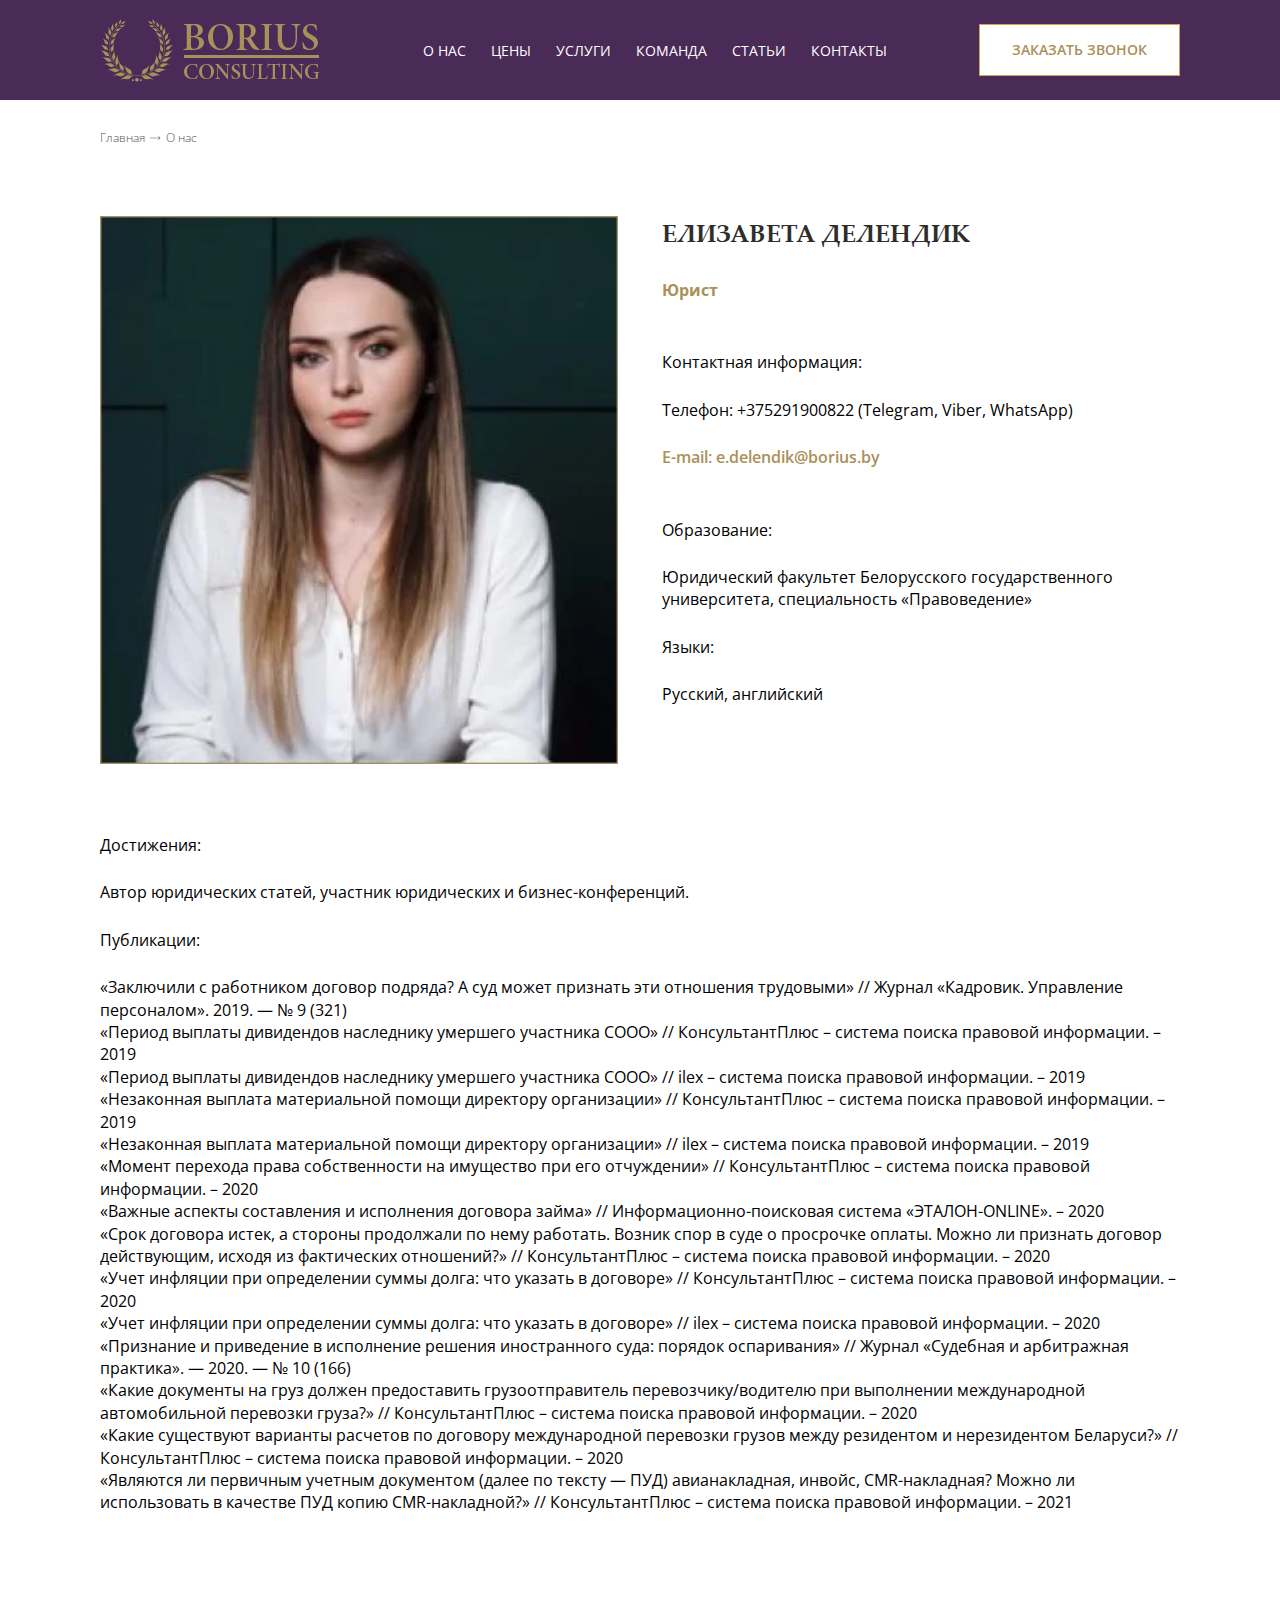
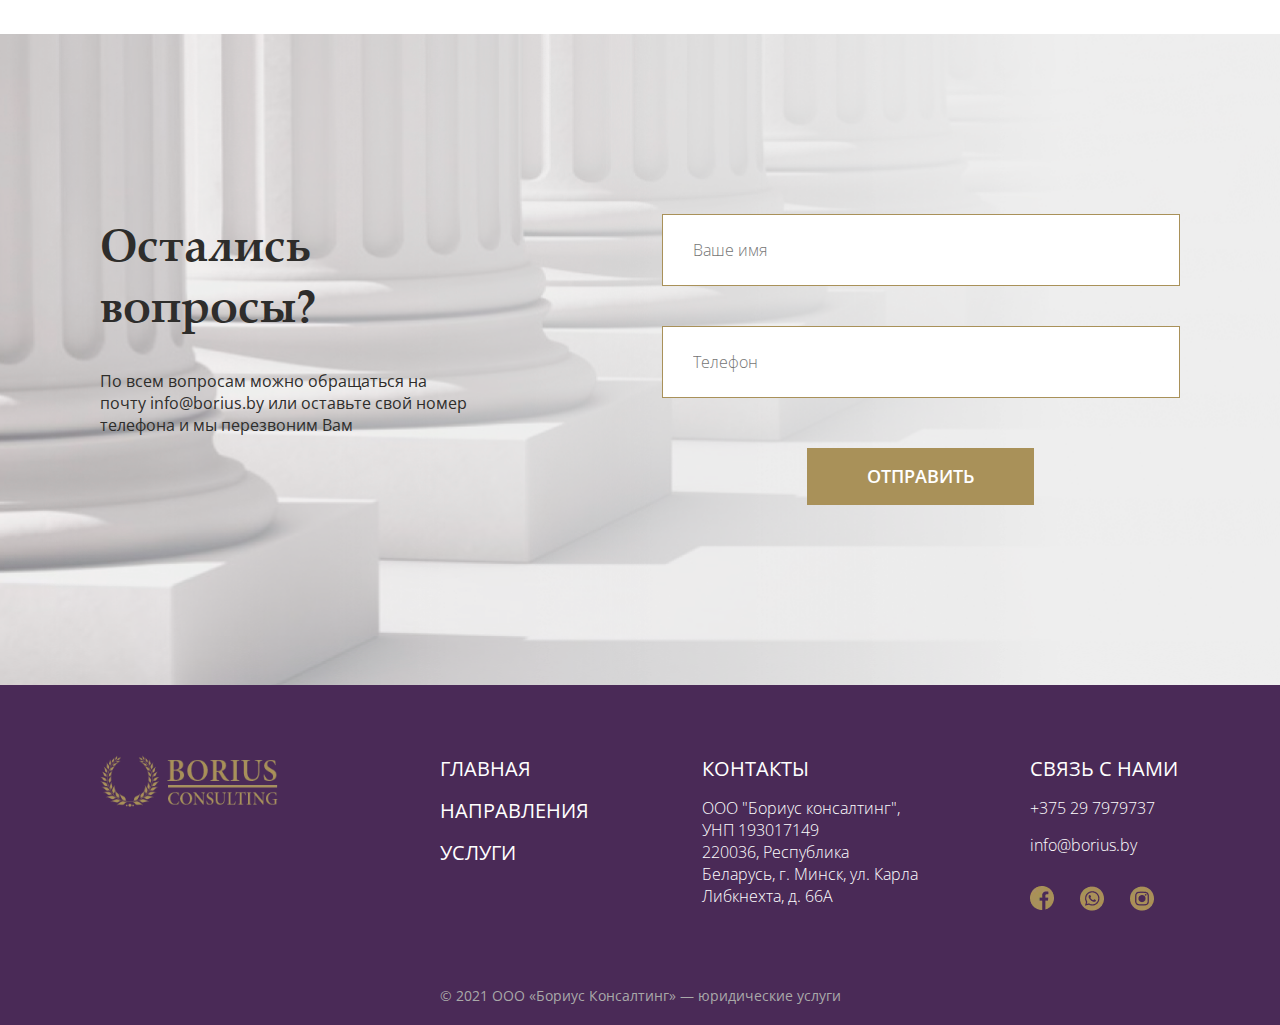
<file: team_detail.html>
<!doctype html><html lang="en"><head>    <meta charset="UTF-8">    <meta name="viewport"          content="width=device-width, user-scalable=no, initial-scale=1.0, maximum-scale=1.0, minimum-scale=1.0">    <meta http-equiv="X-UA-Compatible" content="ie=edge">    <link rel="shortcut icon" href="img/favicon.ico" type="image/x-icon">    <link rel="stylesheet" href="css/style.min.css">    <link rel="stylesheet" href="css/slick.css">    <title>BoriusBy</title></head><body class="page_fix"><header class="header">    <div class="container">        <div class="header-wrap">            <a href="/" class="logo"><picture><source srcset="img/head_logo.webp" type="image/webp"><img src="img/head_logo.png" alt=""></picture></a>            <nav class="header-menu_nav">                <div class="mobile_nav-logo">                    <a href="/" class="mob_logo"><picture><source srcset="img/head_logo_mob.webp" type="image/webp"><img src="img/head_logo_mob.png" alt="logo"></picture></a>                </div>                <ul class="header-menu">                    <li><a href="#" class="menu-links">О нас</a></li>                    <li><a href="#" class="menu-links">цены</a></li>                    <li class="header-drop">                        <a href="#" class="menu-links">услуги</a>                        <span class="arrow"></span>                        <ul class="header_drop_links">                            <li><a href="#">Корпоративное право</a></li>                            <li><a href="#">Лицензионный договор</a></li>                            <li><a href="#">Ликвидация юридического лица</a></li>                            <li><a href="#">Юрист в сфере IT</a></li>                            <li><a href="#">Регистрация юридического лица</a></li>                            <li><a href="#">Услуги управления организацией</a></li>                        </ul>                    </li>                    <li><a href="#" class="menu-links">команда</a></li>                    <li><a href="#" class="menu-links">статьи</a></li>                    <li><a href="#" class="menu-links">контакты</a></li>                </ul>                <a href="#" class="callback_mob">заказать звонок</a>            </nav>            <a href="#" class="callback">заказать звонок</a>            <div class="mobile-menu">                <span class="mobile-menu__icon"></span>            </div>        </div>    </div></header><div class="breadcrumbs container">    <a href="/">Главная</a>    <span>            <svg width="11" height="4" viewBox="0 0 11 4" fill="none" xmlns="http://www.w3.org/2000/svg">                <path d="M10.1768 2.17678C10.2744 2.07915 10.2744 1.92085 10.1768 1.82322L8.58579 0.232233C8.48816 0.134602 8.32986 0.134602 8.23223 0.232233C8.1346 0.329864 8.1346 0.488155 8.23223 0.585786L9.64645 2L8.23223 3.41421C8.1346 3.51184 8.1346 3.67014 8.23223 3.76777C8.32986 3.8654 8.48816 3.8654 8.58579 3.76777L10.1768 2.17678ZM0 2.25H10V1.75H0V2.25Z" fill="#545454"/>            </svg>        </span>    <a href="#">О нас</a></div><main class="team-detail">    <div class="container">        <div class="detail-card_head">            <div class="card-img">                <picture><source srcset="img/liza.webp" type="image/webp"><img src="img/liza.png" alt=""></picture>            </div>            <div class="card-content">                <h1>Елизавета Делендик</h1>                <p class="info">Юрист</p>                <p class="contact">Контактная информация:</p>                <p class="contact">Телефон: +375291900822 (Telegram, Viber, WhatsApp)</p>                <a href="mailto:e.delendik@borius.by">E-mail: e.delendik@borius.by</a>                <p>Образование:</p>                <p>Юридический факультет Белорусского государственного университета, специальность «Правоведение»</p>                <p>Языки:</p>                <p>Русский, английский</p>            </div>        </div>        <div class="detail-card_description">            <p>Достижения:</p>            <p>Автор юридических статей, участник юридических и бизнес-конференций.</p>            <p>Публикации:</p>            <p>                «Заключили с работником договор подряда? А суд может признать эти отношения трудовыми» //                Журнал «Кадровик. Управление персоналом». 2019. — № 9 (321) <br>                «Период выплаты дивидендов наследнику умершего участника СООО» //                КонсультантПлюс – система поиска правовой информации. – 2019 <br>                «Период выплаты дивидендов наследнику умершего участника СООО» //                ilex – система поиска правовой информации. – 2019 <br>                «Незаконная выплата материальной помощи директору организации» //                КонсультантПлюс – система поиска правовой информации. – 2019 <br>                «Незаконная выплата материальной помощи директору организации» //                ilex – система поиска правовой информации. – 2019 <br>                «Момент перехода права собственности на имущество при его отчуждении» //                КонсультантПлюс – система поиска правовой информации. – 2020 <br>                «Важные аспекты составления и исполнения договора займа» //                Информационно-поисковая система «ЭТАЛОН-ONLINE». – 2020 <br>                «Срок договора истек, а стороны продолжали по нему работать. Возник спор в суде о просрочке оплаты.                Можно ли признать договор действующим, исходя из фактических отношений?» //                КонсультантПлюс – система поиска правовой информации. – 2020 <br>                «Учет инфляции при определении суммы долга: что указать в договоре» //                КонсультантПлюс – система поиска правовой информации. – 2020 <br>                «Учет инфляции при определении суммы долга: что указать в договоре» //                ilex – система поиска правовой информации. – 2020 <br>                «Признание и приведение в исполнение решения иностранного суда: порядок оспаривания» //                Журнал «Судебная и арбитражная практика». — 2020. — № 10 (166) <br>                «Какие документы на груз должен предоставить грузоотправитель перевозчику/водителю                при выполнении международной автомобильной перевозки груза?» //                КонсультантПлюс – система поиска правовой информации. – 2020 <br>                «Какие существуют варианты расчетов по договору международной перевозки                грузов между резидентом и нерезидентом Беларуси?» //                КонсультантПлюс – система поиска правовой информации. – 2020 <br>                «Являются ли первичным учетным документом (далее по тексту — ПУД) авианакладная,                инвойс, CMR-накладная? Можно ли использовать в качестве ПУД копию CMR-накладной?» //                КонсультантПлюс – система поиска правовой информации. – 2021            </p>        </div>    </div></main><footer class="footer">    <div id="button-up"><picture><source srcset="img/up.webp" type="image/webp"><img src="img/up.png" alt=""></picture></div>    <div class="footer-form_wrap">        <div class="container">            <div class="form">                <div class="form-text">                    <h5>Остались вопросы?</h5>                    <p>По всем вопросам можно обращаться на почту                        info@borius.by или оставьте свой номер телефона и мы перезвоним Вам                    </p>                </div>                <div class="form-fields">                    <input type="text" placeholder="Ваше имя" class="field">                    <input type="tel" placeholder="Телефон" class="field">                    <a href="#" class="btn">Отправить</a>                </div>            </div>        </div>    </div>    <div class="footer-content_wrap">        <div class="container">            <div class="footer-content">                <a href="/" class="logo"><picture><source srcset="img/head_logo.webp" type="image/webp"><img src="img/head_logo.png" alt=""></picture></a>                <div class="links">                    <a href="#">главная</a>                    <a href="#">Направления</a>                    <a href="#">Услуги</a>                </div>                <div class="contacts">                    <h6>контакты</h6>                    <p>                        ООО "Бориус консалтинг", УНП 193017149 <br>                        220036, Республика Беларусь, г. Минск, ул. Карла Либкнехта, д. 66А                    </p>                </div>                <div class="feedback">                    <h6>связь с нами</h6>                    <a href="tel:+375 29 7979737">+375 29 7979737</a>                    <a href="mailto:info@borius.by">info@borius.by</a>                    <div class="social">                        <a href="#"><picture><source srcset="img/face.webp" type="image/webp"><img src="img/face.png" alt=""></picture></a>                        <a href="#"><picture><source srcset="img/wap.webp" type="image/webp"><img src="img/wap.png" alt=""></picture></a>                        <a href="#"><picture><source srcset="img/inst.webp" type="image/webp"><img src="img/inst.png" alt=""></picture></a>                    </div>                </div>            </div>            <div class="copy">                <p>© 2021 ООО «Бориус Консалтинг» — юридические услуги</p>            </div>        </div>    </div></footer><script src="js/script.min.js"></script></body></html>
</file>
<file: css/style.min.css>
@charset "UTF-8";@font-face{font-family:OpenSans;font-display:swap;src:url(../fonts/OpenSans-Light.woff) format("woff"),url(../fonts/OpenSans-Light.woff2) format("woff2");font-weight:300;font-style:normal}@font-face{font-family:OpenSans;font-display:swap;src:url(../fonts/OpenSans-Regular.woff) format("woff"),url(../fonts/OpenSans-Regular.woff2) format("woff2");font-weight:400;font-style:normal}@font-face{font-family:OpenSans;font-display:swap;src:url(../fonts/OpenSans-Medium.woff) format("woff"),url(../fonts/OpenSans-Medium.woff2) format("woff2");font-weight:500;font-style:normal}@font-face{font-family:OpenSans;font-display:swap;src:url(../fonts/OpenSans-SemiBold.woff) format("woff"),url(../fonts/OpenSans-SemiBold.woff2) format("woff2");font-weight:600;font-style:normal}@font-face{font-family:OpenSans;font-display:swap;src:url(../fonts/OpenSans-Bold.woff) format("woff"),url(../fonts/OpenSans-Bold.woff2) format("woff2");font-weight:700;font-style:normal}@font-face{font-family:OpenSans;font-display:swap;src:url(../fonts/OpenSans-ExtraBold.woff) format("woff"),url(../fonts/OpenSans-ExtraBold.woff2) format("woff2");font-weight:800;font-style:normal}@font-face{font-family:Palatino;font-display:swap;src:url(../fonts/palatinolinotype_bold.woff) format("woff"),url(../fonts/palatinolinotype_bold.woff2) format("woff2");font-weight:700;font-style:normal}*{padding:0;margin:0;border:0}*,:after,:before{-webkit-box-sizing:border-box;box-sizing:border-box}:active,:focus{outline:0}a:active,a:focus{outline:0}aside,footer,header,nav{display:block}body,html{width:100%;font-size:14px;-ms-text-size-adjust:100%;-moz-text-size-adjust:100%;-webkit-text-size-adjust:100%}button,input,textarea{font-family:inherit}input::-ms-clear{display:none}button{cursor:pointer}button::-moz-focus-inner{padding:0;border:0}a,a:visited{text-decoration:none}a:hover{text-decoration:none}ul li{list-style:none}img{vertical-align:top}h1,h2,h3,h4,h5,h6{font-size:inherit;font-weight:400}*{font-family:OpenSans;font-weight:400}html{scroll-behavior:smooth}.container{max-width:1440px;margin:0 auto;padding:0 100px}.container_slider{max-width:1565px;margin:0 auto;padding:0 100px;overflow:hidden}.breadcrumbs{display:-webkit-box;display:-ms-flexbox;display:flex;width:100%;-webkit-box-align:center;-ms-flex-align:center;align-items:center;margin:30px auto 70px auto}.breadcrumbs a{font-weight:300;font-size:12px;line-height:16px;color:#545454}.breadcrumbs span{display:-webkit-box;display:-ms-flexbox;display:flex;margin:0 5px}#button-up{display:none;opacity:.5;position:fixed;left:10px;bottom:150px;color:#000;-webkit-transition:.3s;-o-transition:.3s;transition:.3s;z-index:8}#button-up img{width:75px}#button-up:hover{cursor:pointer;opacity:1;-webkit-transition:.3s;-o-transition:.3s;transition:.3s}.header{position:sticky;top:0;width:100%;background:#4a2a57;height:100px;z-index:9}.header .header-wrap{display:-webkit-box;display:-ms-flexbox;display:flex;width:100%;-webkit-box-pack:justify;-ms-flex-pack:justify;justify-content:space-between;-webkit-box-align:center;-ms-flex-align:center;align-items:center;padding:18px 0}.header .header-wrap .logo{display:block;max-width:220px}.header .header-wrap .logo img{width:100%}.header .header-wrap .callback_mob{display:none}.header .header-wrap .header-menu_nav.active .header-menu{display:-webkit-box;display:-ms-flexbox;display:flex;-webkit-box-orient:vertical;-webkit-box-direction:normal;-ms-flex-direction:column;flex-direction:column;position:absolute;left:0;top:0;background:#fff;padding:90px 25px 25px 25px;z-index:2;width:78%;height:100vh}.header .header-wrap .header-menu_nav.active .header-menu li{margin:0 0 15px 0}.header .header-wrap .header-menu_nav.active .header-menu li:first-child{margin:0 0 15px 0}.header .header-wrap .header-menu_nav.active .header-menu li .menu-links{color:#000;font-size:16px}.header .header-wrap .header-menu_nav.active .header-menu li .menu-links:hover{color:#a99159}.header .header-wrap .header-menu_nav.active .header-menu li.header-drop{position:relative}.header .header-wrap .header-menu_nav.active .header-menu li.header-drop .arrow::after{display:none}.header .header-wrap .header-menu_nav.active .header-menu li.header-drop .arrow.active::after{top:0;-webkit-transform:rotate(-45deg);-ms-transform:rotate(-45deg);transform:rotate(-45deg)}.header .header-wrap .header-menu_nav.active .header-menu li.header-drop .header_drop_links{display:none;-webkit-box-orient:vertical;-webkit-box-direction:normal;-ms-flex-direction:column;flex-direction:column}.header .header-wrap .header-menu_nav.active .header-menu li.header-drop .header_drop_links li{margin:12px 0 0 0;padding:0}.header .header-wrap .header-menu_nav.active .header-menu li.header-drop .header_drop_links li:last-child{margin:12px 0 6px 0}.header .header-wrap .header-menu_nav.active .header-menu li.header-drop .header_drop_links li a{font-size:14px;line-height:16px;color:#000}.header .header-wrap .header-menu_nav.active .header-menu li.header-drop .header_drop_links li a:hover{color:#a99159}.header .header-wrap .header-menu_nav.active .mobile_nav-logo{display:block;position:absolute;top:10px;left:25px;z-index:3}.header .header-wrap .header-menu_nav.active .mobile_nav-logo .mob_logo img{max-width:137px}.header .header-wrap .header-menu_nav.active .callback_mob:hover{color:#a99159}.header .header-wrap .header-menu_nav .mobile_nav-logo{display:none}.header .header-wrap .header-menu_nav .header-menu{display:-webkit-box;display:-ms-flexbox;display:flex}.header .header-wrap .header-menu_nav .header-menu li{margin-left:40px}.header .header-wrap .header-menu_nav .header-menu li:first-child{margin-left:20px}.header .header-wrap .header-menu_nav .header-menu li.header-drop .header_drop_links{display:none}.header .header-wrap .header-menu_nav .header-menu li .menu-links{display:block;font-size:14px;line-height:19px;text-transform:uppercase;color:#fff}.header .header-wrap .header-menu_nav .header-menu li .menu-links:hover{color:#a99159}.header .header-wrap .callback{display:block;max-width:273px;font-weight:600;font-size:18px;line-height:25px;text-transform:uppercase;color:#a99159;background:#fff;border:1px solid #cba64f;padding:16px 48px}.header .header-wrap .callback:hover{color:#000}.header .header-wrap .mobile-menu{display:none}.header .header-wrap .mobile-menu:before{background:#a99159;border-radius:3px;position:absolute;top:12px;left:5px;content:"";width:27.5px;height:2.5px;-webkit-transition:-webkit-transform .6s;transition:-webkit-transform .6s;-o-transition:transform .6s;transition:transform .6s;transition:transform .6s,-webkit-transform .6s}.header .header-wrap .mobile-menu:after{background:#a99159;border-radius:3px;position:absolute;top:24px;left:5px;content:"";width:27.5px;height:2.5px;-webkit-transition:-webkit-transform .6s;transition:-webkit-transform .6s;-o-transition:transform .6s;transition:transform .6s;transition:transform .6s,-webkit-transform .6s}.header .header-wrap .mobile-menu .mobile-menu__icon{background:#a99159;border-radius:3px;position:absolute;top:18px;left:5px;width:27.5px;height:2.5px;-webkit-transition:-webkit-transform .6s;transition:-webkit-transform .6s;-o-transition:transform .6s;transition:transform .6s;transition:transform .6s,-webkit-transform .6s}.index{width:100%}.index .index-banner{width:100%;height:710px;background:url(../img/main_banner.png) center/cover no-repeat}.index .index-banner .banner-wrap{display:-webkit-box;display:-ms-flexbox;display:flex;-webkit-box-pack:justify;-ms-flex-pack:justify;justify-content:space-between;width:100%;padding:186px 0}.index .index-banner .banner-wrap .banner-text{display:-webkit-box;display:-ms-flexbox;display:flex;-webkit-box-orient:vertical;-webkit-box-direction:normal;-ms-flex-direction:column;flex-direction:column;width:75%}.index .index-banner .banner-wrap .banner-text h1{font-family:Palatino;font-size:45px;line-height:140%;text-transform:uppercase;color:#2e2d2b}.index .index-banner .banner-wrap .banner-text p{font-size:16px;line-height:160%;color:#2e2d2b;margin:20px 0 50px 0;max-width:600px}.index .index-banner .banner-wrap .banner-text a{font-weight:600;font-size:18px;line-height:25px;text-transform:uppercase;color:#fff;background:#a99159;padding:16px 60px;max-width:231px;text-align:center}.index .index-banner .banner-wrap .banner-text a:hover{color:#000}.index .index-banner .banner-wrap .banner-text a.mobile_callback{display:none}.index .index-banner .banner-wrap .banner-text a.mobile_callback:hover{color:#000}.index .index-banner .banner-wrap .banner-links{display:-webkit-box;display:-ms-flexbox;display:flex;-webkit-box-orient:vertical;-webkit-box-direction:normal;-ms-flex-direction:column;flex-direction:column;-webkit-box-pack:center;-ms-flex-pack:center;justify-content:center;-webkit-box-align:center;-ms-flex-align:center;align-items:center}.index .index-banner .banner-wrap .banner-links hr{background-color:#2b292e;margin-bottom:17px}.index .index-banner .banner-wrap .banner-links hr.mb0{margin-bottom:0;margin-top:17px}.index .index-banner .banner-wrap .banner-links .links{display:block;margin-bottom:20px}.index .index-banner .banner-wrap .banner-links .links.mb0{margin-bottom:0}.index-services{background:url(../img/services_back.png) no-repeat 0 44px/600px}.index-services .services-wrap{padding:100px 0 210px 0}.index-services .services-wrap .services-head{display:-webkit-box;display:-ms-flexbox;display:flex;width:100%;-webkit-box-align:center;-ms-flex-align:center;align-items:center;-webkit-box-pack:justify;-ms-flex-pack:justify;justify-content:space-between}.index-services .services-wrap .services-head h2{font-family:Palatino;font-size:45px;line-height:61px;color:#2e2d2b}.index-services .services-wrap .services-head hr{background-color:#a99159;width:70%;height:1px;margin-top:10px}.index-services .services-wrap .services-head a{font-weight:700;font-size:20px;line-height:27px;color:#a99159;margin-top:5px}.index-services .services-wrap .services-head a:hover{color:#000}.index-services .services-wrap .services-items{width:100%;display:grid;grid-template-columns:1fr 1fr;grid-column-gap:30px;grid-row-gap:30px;margin-top:60px}.index-services .services-wrap .services-items .item{width:100%;display:-webkit-box;display:-ms-flexbox;display:flex;-webkit-box-pack:justify;-ms-flex-pack:justify;justify-content:space-between;-webkit-box-align:center;-ms-flex-align:center;align-items:center;background:#fff;border:1px solid #a99159;border-radius:3px;padding:25px 30px 25px 75px;min-height:100px}.index-services .services-wrap .services-items .item:hover{background:#a99159}.index-services .services-wrap .services-items .item:hover .text{color:#fff}.index-services .services-wrap .services-items .item:hover .arrow svg path{fill:#fff}.index-services .services-wrap .services-items .item .text{width:85%;font-weight:600;font-size:18px;line-height:25px;text-transform:uppercase;color:#2e2d2b}.index-benefits{background-color:#4a2a57}.index-benefits .benefits-wrap{padding:100px 0}.index-benefits .benefits-wrap h2{font-family:Palatino;font-size:45px;line-height:61px;color:#fff}.index-benefits .benefits-wrap .benefits-items{width:100%;display:-webkit-box;display:-ms-flexbox;display:flex;-webkit-box-orient:vertical;-webkit-box-direction:normal;-ms-flex-direction:column;flex-direction:column;margin-top:68px}.index-benefits .benefits-wrap .benefits-items .first-col{width:100%;display:grid;grid-template-columns:1fr 1fr 1fr;grid-column-gap:30px;margin-bottom:50px}.index-benefits .benefits-wrap .benefits-items .second-col{width:100%;display:-webkit-box;display:-ms-flexbox;display:flex;-webkit-box-pack:center;-ms-flex-pack:center;justify-content:center}.index-benefits .benefits-wrap .benefits-items .second-col .item{width:30%}.index-benefits .benefits-wrap .benefits-items .second-col .item:first-child{margin-right:30px}.index-benefits .benefits-wrap .benefits-items .item h5{font-size:20px;line-height:27px;text-transform:uppercase;color:#a99159;margin:15px 0 9px 0}.index-benefits .benefits-wrap .benefits-items .item p{font-size:16px;line-height:22px;color:#fff;max-width:386px}.index-reviews .reviews-wrap{padding:100px 0}.index-reviews .reviews-wrap .reviews-head{display:-webkit-box;display:-ms-flexbox;display:flex;width:100%;-webkit-box-align:center;-ms-flex-align:center;align-items:center;-webkit-box-pack:justify;-ms-flex-pack:justify;justify-content:space-between;margin-bottom:70px}.index-reviews .reviews-wrap .reviews-head h2{font-family:Palatino;font-size:45px;line-height:61px;color:#2e2d2b}.index-reviews .reviews-wrap .reviews-head hr{background-color:#a99159;width:66%;height:1px;margin-top:10px}.index-reviews .reviews-wrap .reviews-head a{font-weight:700;font-size:20px;line-height:27px;color:#a99159;margin-top:5px}.index-reviews .reviews-wrap .reviews-head a:hover{color:#000}.index-reviews .reviews-wrap .reviews-slider{width:90%;margin:0 auto;max-height:384px}.index-reviews .reviews-wrap .reviews-slider .slick-arrow{cursor:pointer}.index-reviews .reviews-wrap .reviews-slider .slick-arrow.prev{position:absolute;left:-61px;top:40%;z-index:3}.index-reviews .reviews-wrap .reviews-slider .slick-arrow.next{position:absolute;right:-61px;top:40%}.index-reviews .reviews-wrap .reviews-slider .slick-list{margin:0 -13px}.index-reviews .reviews-wrap .reviews-slider .slider-item{padding:0 15px}.index-reviews .reviews-wrap .reviews-slider .slider-item img{width:100%}.index-team{padding:0 0 120px 0}.index-team .team-head{display:-webkit-box;display:-ms-flexbox;display:flex;width:100%;-webkit-box-align:center;-ms-flex-align:center;align-items:center;-webkit-box-pack:justify;-ms-flex-pack:justify;justify-content:space-between;margin-bottom:70px}.index-team .team-head h2{font-family:Palatino;font-size:45px;line-height:61px;color:#2e2d2b}.index-team .team-head hr{background-color:#a99159;width:66%;height:1px;margin-top:10px}.index-team .team-head a{font-weight:700;font-size:20px;line-height:27px;color:#a99159;margin-top:5px}.index-team .team-head a:hover{color:#000}.index-team .team-content{display:-webkit-box;display:-ms-flexbox;display:flex;-webkit-box-pack:justify;-ms-flex-pack:justify;justify-content:space-between;width:100%}.index-team .team-content .img{width:48%;border:2px solid #a99159}.index-team .team-content .img img{width:100%}.index-team .team-content .description{width:48%;display:-webkit-box;display:-ms-flexbox;display:flex;-webkit-box-orient:vertical;-webkit-box-direction:normal;-ms-flex-direction:column;flex-direction:column}.index-team .team-content .description h6{font-family:Palatino;font-size:25px;line-height:34px;text-transform:uppercase;color:#2e2d2b}.index-team .team-content .description span{display:block;font-weight:600;font-size:16px;line-height:22px;color:#a99159;margin:20px 0 40px 0}.index-team .team-content .description p{font-weight:300;font-size:16px;line-height:22px;color:#2e2d2b;width:90%}.index-team .team-content .description p b{font-weight:400}.index-team .team-content .description a{display:block;font-weight:600;font-size:16px;line-height:22px;color:#a99159;margin-top:62px}.footer{width:100%}.footer .footer-form_wrap{width:100%;background:url(../img/footer.png) center/cover no-repeat;padding:180px 0}.footer .footer-form_wrap .form{display:-webkit-box;display:-ms-flexbox;display:flex;width:100%;-webkit-box-pack:justify;-ms-flex-pack:justify;justify-content:space-between}.footer .footer-form_wrap .form .form-text{width:40%}.footer .footer-form_wrap .form .form-text h5{font-family:Palatino;font-size:45px;line-height:61px;color:#2e2d2b}.footer .footer-form_wrap .form .form-text p{max-width:372px;font-size:16px;line-height:22px;color:#2e2d2b;margin-top:34px}.footer .footer-form_wrap .form .form-fields{display:-webkit-box;display:-ms-flexbox;display:flex;-webkit-box-orient:vertical;-webkit-box-direction:normal;-ms-flex-direction:column;flex-direction:column;width:48%}.footer .footer-form_wrap .form .form-fields .field{padding:24px 30px;font-weight:300;font-size:16px;line-height:22px;color:#858585;background-color:#fff;border:1px solid #a99159;margin-bottom:40px}.footer .footer-form_wrap .form .form-fields .btn{text-align:center;width:-webkit-fit-content;width:-moz-fit-content;width:fit-content;margin:10px auto 0 auto;font-weight:600;font-size:18px;line-height:25px;text-transform:uppercase;color:#fff;background:#a99159;padding:16px 60px;cursor:pointer}.footer .footer-content_wrap{background:#4a2a57;padding:70px 0 20px 0}.footer .footer-content_wrap .footer-content{width:100%;display:-webkit-box;display:-ms-flexbox;display:flex;-webkit-box-pack:justify;-ms-flex-pack:justify;justify-content:space-between}.footer .footer-content_wrap .footer-content .logo{display:block;max-width:178px;margin-right:50px}.footer .footer-content_wrap .footer-content .logo img{width:100%}.footer .footer-content_wrap .footer-content .links{max-width:150px;display:-webkit-box;display:-ms-flexbox;display:flex;-webkit-box-orient:vertical;-webkit-box-direction:normal;-ms-flex-direction:column;flex-direction:column}.footer .footer-content_wrap .footer-content .links a{display:block;margin-bottom:15px;font-size:20px;line-height:27px;text-transform:uppercase;color:#fff}.footer .footer-content_wrap .footer-content .links a:last-child{margin-bottom:0}.footer .footer-content_wrap .footer-content .contacts{width:20%;display:-webkit-box;display:-ms-flexbox;display:flex;-webkit-box-orient:vertical;-webkit-box-direction:normal;-ms-flex-direction:column;flex-direction:column}.footer .footer-content_wrap .footer-content .contacts h6{font-size:20px;line-height:27px;text-transform:uppercase;color:#fff}.footer .footer-content_wrap .footer-content .contacts p{margin-top:15px;font-weight:300;font-size:16px;line-height:22px;color:#fff;max-width:282px}.footer .footer-content_wrap .footer-content .feedback{width:20%;max-width:150px;display:-webkit-box;display:-ms-flexbox;display:flex;-webkit-box-orient:vertical;-webkit-box-direction:normal;-ms-flex-direction:column;flex-direction:column}.footer .footer-content_wrap .footer-content .feedback h6{font-size:20px;line-height:27px;text-transform:uppercase;color:#fff}.footer .footer-content_wrap .footer-content .feedback a{display:block;margin-top:15px;font-weight:300;font-size:16px;line-height:22px;color:#fff}.footer .footer-content_wrap .footer-content .feedback .social{display:-webkit-box;display:-ms-flexbox;display:flex;-webkit-box-pack:justify;-ms-flex-pack:justify;justify-content:space-between;margin-top:30px}.footer .footer-content_wrap .footer-content .feedback .social a{margin:0 15px 0 0;width:30%}.footer .footer-content_wrap .copy{margin:75px auto 0 auto}.footer .footer-content_wrap .copy p{font-size:14px;line-height:19px;color:#a9a9a9;text-align:center}.about-us{width:100%}.about-us .about-us_head{width:100%}.about-us .about-us_head h1{font-family:Palatino;font-size:40px;line-height:140%;color:#2e2d2b}.about-us .about-us_head .head-items{width:100%;display:-webkit-box;display:-ms-flexbox;display:flex;-webkit-box-orient:vertical;-webkit-box-direction:normal;-ms-flex-direction:column;flex-direction:column;padding:70px 0 100px 0}.about-us .about-us_head .head-items .item{border-left:5px solid #a99159;margin-bottom:50px}.about-us .about-us_head .head-items .item:last-child{margin-bottom:0}.about-us .about-us_head .head-items .item p{font-size:16px;line-height:22px;color:#262a2d;padding-left:20px}.about-us .about-us_counters{width:100%;background:url(../img/counters.png) center/cover no-repeat}.about-us .about-us_counters .counters-items{padding:100px 0;display:-webkit-box;display:-ms-flexbox;display:flex;-webkit-box-pack:justify;-ms-flex-pack:justify;justify-content:space-between;width:100%}.about-us .about-us_counters .counters-items .item{max-width:265px;display:-webkit-box;display:-ms-flexbox;display:flex;-webkit-box-orient:vertical;-webkit-box-direction:normal;-ms-flex-direction:column;flex-direction:column;-webkit-box-pack:center;-ms-flex-pack:center;justify-content:center;-webkit-box-align:center;-ms-flex-align:center;align-items:center}.about-us .about-us_counters .counters-items .item p{font-family:Palatino;font-size:50px;line-height:140%;text-transform:uppercase;color:#fff}.about-us .about-us_counters .counters-items .item span{display:block;text-align:center;font-family:Palatino;font-size:20px;line-height:140%;text-transform:uppercase;color:#fff}.about-us .about-us_warranty{padding:100px 0}.about-us .about-us_warranty h2{font-family:Palatino;font-size:40px;line-height:140%;color:#2e2d2b;margin-bottom:70px}.about-us .about-us_warranty .warranty-slider{width:90%;margin:0 auto;max-height:384px}.about-us .about-us_warranty .warranty-slider .slick-arrow{cursor:pointer}.about-us .about-us_warranty .warranty-slider .slick-arrow.prev{position:absolute;left:-61px;top:40%;z-index:3}.about-us .about-us_warranty .warranty-slider .slick-arrow.next{position:absolute;right:-61px;top:40%}.about-us .about-us_warranty .warranty-slider .slick-list{margin:0 -13px}.about-us .about-us_warranty .warranty-slider .slider-item{padding:0 15px}.about-us .about-us_warranty .warranty-slider .slider-item img{width:100%}.about-us_how-work{width:100%;padding:0 0 120px 0}.about-us_how-work h2{font-family:Palatino;font-size:40px;line-height:140%;color:#2e2d2b;margin-bottom:70px}.about-us_how-work .how-work_items{display:-webkit-box;display:-ms-flexbox;display:flex;width:100%;-webkit-box-pack:justify;-ms-flex-pack:justify;justify-content:space-between;-webkit-box-align:center;-ms-flex-align:center;align-items:center}.about-us_how-work .how-work_items .item{max-width:253px;display:-webkit-box;display:-ms-flexbox;display:flex;-webkit-box-orient:vertical;-webkit-box-direction:normal;-ms-flex-direction:column;flex-direction:column;-webkit-box-align:center;-ms-flex-align:center;align-items:center}.about-us_how-work .how-work_items .item p{font-weight:600;font-size:16px;line-height:22px;color:#1c202b;margin-top:25px;text-align:center}.about-us_how-work .how-work_items .right_a{max-width:51px;margin:0 32px}.about-us_how-work .how-work_items .right_a img{width:100%}.banner-fullscreen{width:100%;height:350px;background:url(../img/coast_banner.png) center/cover no-repeat}.banner-fullscreen h1{font-family:Palatino;font-size:40px;line-height:140%;text-transform:uppercase;color:#262a2d;padding-top:215px}.coast{width:100%}.coast h2{font-family:Palatino;font-size:40px;line-height:54px;color:#2e2d2b;margin-bottom:8px}.coast hr{width:100%;height:10px;background:#a99159}.coast .head{display:-webkit-box;display:-ms-flexbox;display:flex;width:100%;-webkit-box-pack:justify;-ms-flex-pack:justify;justify-content:space-between;border-bottom:1px solid #707070;padding-bottom:19px}.coast .head h5{font-family:Palatino;font-size:25px;line-height:34px;color:#2e2d2b;margin-right:150px}.coast .item{display:-webkit-box;display:-ms-flexbox;display:flex;width:100%;-webkit-box-pack:justify;-ms-flex-pack:justify;justify-content:space-between;-webkit-box-align:center;-ms-flex-align:center;align-items:center;padding:15px 0;border-bottom:1px solid #707070}.coast .item .title{font-size:16px;line-height:22px;color:#000;width:30%}.coast .item .options{display:-webkit-box;display:-ms-flexbox;display:flex;-webkit-box-orient:vertical;-webkit-box-direction:normal;-ms-flex-direction:column;flex-direction:column}.coast .item .options .option{font-size:16px;line-height:22px;color:#000;margin-bottom:14px}.coast .item .options .option:nth-child(2){margin-bottom:0}.coast .item .values{display:-webkit-box;display:-ms-flexbox;display:flex;-webkit-box-orient:vertical;-webkit-box-direction:normal;-ms-flex-direction:column;flex-direction:column;margin-right:100px}.coast .item .values .value{font-weight:700;font-size:16px;line-height:22px;color:#a99159;margin-bottom:14px}.coast .item .values .value:nth-child(2){margin-bottom:0}.coast .coast-resident{width:100%}.coast .coast-resident .resident-items{margin:35px 0 100px 0}.coast .coast-non_resident{width:100%}.coast .coast-non_resident .non_resident-items{margin:35px 0 50px 0}.coast .coast-non_resident .non_resident-items h5{margin-right:245px}.coast .coast-non_resident .non_resident-items .title{width:45%}.coast .coast-non_resident .non_resident-items .value{font-weight:700;font-size:16px;line-height:22px;color:#a99159;width:310px}.coast .coast-description{margin-bottom:120px}.coast .coast-description p{font-size:16px;line-height:22px;color:#2e2d2b}.services{width:100%}.services h1{font-family:Palatino;font-size:40px;line-height:140%;color:#262a2d;margin-bottom:70px}.services .services-nav_wrap{display:-webkit-box;display:-ms-flexbox;display:flex;-webkit-box-pack:justify;-ms-flex-pack:justify;justify-content:space-between;width:100%;margin-bottom:100px}.services .services-nav_wrap .services-nav{width:40%}.services .services-nav_wrap .services-nav .services-nav_menu .link{display:block;font-family:Palatino;font-size:20px;line-height:140%;color:#2e2d2b;margin-bottom:44px}.services .services-nav_wrap .services-nav .services-nav_menu .link:hover{color:#a99159}.services .services-nav_wrap .services-nav .services-nav_menu .services-drop{position:relative}.services .services-nav_wrap .services-nav .services-nav_menu .services-drop .link{margin-bottom:25px}.services .services-nav_wrap .services-nav .services-nav_menu .services-drop .arrow::after{display:none}.services .services-nav_wrap .services-nav .services-nav_menu .services-drop .arrow.active::after{top:5px;-webkit-transform:rotate(135deg);-ms-transform:rotate(135deg);transform:rotate(135deg)}.services .services-nav_wrap .services-nav .services-nav_menu .services-drop .services_drop_links{padding-left:25px}.services .services-nav_wrap .services-nav .services-nav_menu .services-drop .services_drop_links li{list-style-type:disc;margin-bottom:20px;color:#2e2e2e}.services .services-nav_wrap .services-nav .services-nav_menu .services-drop .services_drop_links li:hover{color:#a99159}.services .services-nav_wrap .services-nav .services-nav_menu .services-drop .services_drop_links li:last-child{margin-bottom:30px}.services .services-nav_wrap .services-nav .services-nav_menu .services-drop .services_drop_links li .sub-link{font-size:16px;line-height:140%;color:#2e2e2e}.services .services-nav_wrap .services-nav .services-nav_menu .services-drop .services_drop_links li .sub-link:hover{color:#a99159;text-decoration:underline}.services .consultation{width:100%;background:url(../img/consult.png) center/cover no-repeat;padding:50px 0}.services .consultation h3{font-family:Palatino;font-size:40px;line-height:140%;color:#fff;margin-bottom:50px}.services .consultation h3 span{font-family:Palatino;color:#a99159}.services .consultation .consultation-quiz{width:100%}.services .consultation .consultation-quiz img{width:100%}.services .about-us_how-work{width:100%;padding:100px 0}.services .practice{width:100%;margin-bottom:100px}.services .practice h2{font-family:Palatino;font-size:40px;line-height:140%;color:#2e2d2b;margin-bottom:70px}.services .practice ul{width:60%}.services .practice ul li{display:-webkit-box;display:-ms-flexbox;display:flex;-webkit-box-align:center;-ms-flex-align:center;align-items:center;margin-bottom:22px}.services .practice ul li:last-child{margin-bottom:0}.services .practice ul li p{font-size:16px;line-height:22px;color:#2e2d2b;margin-left:20px}.services .faq{width:100%;margin-bottom:120px}.services .faq h2{font-family:Palatino;font-size:40px;line-height:140%;color:#2e2d2b;margin-bottom:80px}.services .faq .faq-items{width:100%;display:-webkit-box;display:-ms-flexbox;display:flex;-ms-flex-wrap:wrap;flex-wrap:wrap;-webkit-box-pack:justify;-ms-flex-pack:justify;justify-content:space-between}.services .faq .faq-items .item{width:48%;margin-top:42px;position:relative}.services .faq .faq-items .item.under{margin-top:0;border-bottom:1px solid #000;padding-bottom:36px}.services .faq .faq-items .item p{font-size:16px;line-height:140%;color:#000;width:80%}.services .faq .faq-items .item .plus{cursor:pointer}.services .faq .faq-items .item .plus.active::after{-webkit-transform:rotate(45deg);-ms-transform:rotate(45deg);transform:rotate(45deg)}.services .faq .faq-items .item .plus::after{content:"+";position:absolute;top:0;right:2%;font-size:36px;line-height:80%;color:#a99159}.services .faq .faq-items .item .item-answer{display:none;font-size:16px;line-height:140%;color:#000;width:100%;margin-top:10px}.services-detail_wrapper{width:100%;display:grid;grid-template-columns:70% auto;grid-column-gap:30px}.services-detail_wrapper .services-detail h1{font-family:Palatino;font-size:40px;line-height:140%;color:#262a2d;margin-bottom:50px}.services-detail_wrapper .services-detail h2{font-family:Palatino;font-size:40px;line-height:140%;color:#a99159;margin-bottom:50px;margin-top:40px}.services-detail_wrapper .services-detail p{font-size:18px;line-height:24px;margin-bottom:20px}.services-detail_wrapper .services-detail ul{margin-bottom:20px;padding-left:20px}.services-detail_wrapper .services-detail ul li{font-size:18px;line-height:24px;list-style-type:disc}.services-detail_wrapper .services-detail h3{font-size:30px;font-weight:700;line-height:41px;margin-bottom:25px}.services-detail_wrapper .services-detail .services-detail_form{width:100%;background:url(../img/serv_form.png) center/cover no-repeat;display:-webkit-box;display:-ms-flexbox;display:flex;-webkit-box-orient:vertical;-webkit-box-direction:normal;-ms-flex-direction:column;flex-direction:column;-webkit-box-pack:center;-ms-flex-pack:center;justify-content:center;padding:50px 30px;margin:70px 0 70px 0}.services-detail_wrapper .services-detail .services-detail_form h4{font-family:Palatino;font-size:30px;line-height:40px;color:#2e2d2b}.services-detail_wrapper .services-detail .services-detail_form .fields{display:-webkit-box;display:-ms-flexbox;display:flex;width:100%;-webkit-box-pack:justify;-ms-flex-pack:justify;justify-content:space-between;margin:40px 0 55px 0}.services-detail_wrapper .services-detail .services-detail_form .fields input{width:48%;background:#fff;border:1px solid #a99159;font-weight:300;font-size:16px;line-height:22px;color:#858585;padding:24px 30px}.services-detail_wrapper .services-detail .services-detail_form a{display:block;font-weight:600;font-size:18px;line-height:25px;text-transform:uppercase;color:#fff;background:#a99159;padding:16px 60px;width:-webkit-fit-content;width:-moz-fit-content;width:fit-content;margin:0 auto}.services-detail_wrapper .services-detail .services-detail_docs{width:100%;margin:100px 0}.services-detail_wrapper .services-detail .services-detail_docs h2{font-family:Palatino;font-size:40px;line-height:150%;color:#262a2d;margin:0 0 70px 0}.services-detail_wrapper .services-detail .services-detail_docs .links{display:-webkit-box;display:-ms-flexbox;display:flex;-webkit-box-pack:justify;-ms-flex-pack:justify;justify-content:space-between;width:100%}.services-detail_wrapper .services-detail .services-detail_docs .links a{display:-webkit-box;display:-ms-flexbox;display:flex;-webkit-box-align:center;-ms-flex-align:center;align-items:center;width:30%}.services-detail_wrapper .services-detail .services-detail_docs .links a span{padding-left:15px;font-size:16px;line-height:22px;color:#262a2d}.services-detail_wrapper .services-sidebar{border:1px solid #a99159;height:-webkit-fit-content;height:-moz-fit-content;height:fit-content;padding:20px}.services-detail_wrapper .services-sidebar h3{font-family:Palatino;font-size:32px;line-height:43px;color:#262a2d;margin-bottom:40px}.services-detail_wrapper .services-sidebar .main-link{display:block;font-family:Palatino;font-size:18px;line-height:140%;color:#000;margin-bottom:30px}.services-detail_wrapper .services-sidebar .main-link:last-child{margin-bottom:0}.services-detail_wrapper .services-sidebar .dropped-menu .main-link{margin-bottom:25px}.services-detail_wrapper .services-sidebar .dropped-menu ul{padding-left:20px}.services-detail_wrapper .services-sidebar .dropped-menu ul li{list-style-type:disc;margin-bottom:20px}.services-detail_wrapper .services-sidebar .dropped-menu ul li:last-child{margin-bottom:30px}.services-detail_wrapper .services-sidebar .dropped-menu ul li .sub-link{font-size:16px;line-height:140%;color:#2e2e2e}.services-detail_articles{width:100%;margin:0 0 120px 0;overflow:hidden}.services-detail_articles h2{font-family:Palatino;font-size:40px;line-height:150%;color:#262a2d;margin:0 0 70px 0}.services-detail_articles .articles-slider{max-height:500px;width:100%}.services-detail_articles .articles-slider .slider-item{width:100%;display:-webkit-box;display:-ms-flexbox;display:flex;-webkit-box-pack:justify;-ms-flex-pack:justify;justify-content:space-between}.services-detail_articles .articles-slider .slider-item .col{display:-webkit-box;display:-ms-flexbox;display:flex;-webkit-box-orient:vertical;-webkit-box-direction:normal;-ms-flex-direction:column;flex-direction:column;width:40%}.services-detail_articles .articles-slider .slider-item .col .item{display:-webkit-box;display:-ms-flexbox;display:flex;width:100%;margin-bottom:20px}.services-detail_articles .articles-slider .slider-item .col .item p{padding-left:20px}.services-detail_articles .articles-slider .slider-item .col .item p .date{display:block;font-size:14px;line-height:16px;color:#a99159;margin-bottom:15px}.services-detail_articles .articles-slider .slider-item .col .item p .title{font-weight:700;font-size:16px;line-height:21px;color:#000}.services-detail_articles .articles-slider .slick-dots{display:-webkit-box;display:-ms-flexbox;display:flex;-webkit-box-pack:center;-ms-flex-pack:center;justify-content:center;margin-top:50px;height:22px}.services-detail_articles .articles-slider .slick-dots li{position:relative;display:inline-block;width:15px;height:15px;margin:0 5px;padding:0;cursor:pointer}.services-detail_articles .articles-slider .slick-dots li.slick-active button:before{content:"●";font-size:20px;line-height:26px;color:#a99159}.services-detail_articles .articles-slider .slick-dots li button{font-size:0;line-height:0;display:block;width:15px;height:15px;padding:5px;cursor:pointer;color:transparent;border:0;outline:0;background:0 0}.services-detail_articles .articles-slider .slick-dots li button:before{content:"○";font-size:20px;line-height:26px;position:absolute;top:0;left:0;width:11px;height:11px;text-align:center;opacity:1;color:#a99159}.team{width:100%;margin-bottom:120px}.team h1{font-family:Palatino;font-size:40px;line-height:140%;color:#262a2d;margin-bottom:70px}.team .team-slider{width:100%;overflow:hidden;max-height:535px}.team .team-slider .slick-arrow{position:absolute;top:0;cursor:pointer}.team .team-slider .slick-arrow.prev{right:70px;z-index:1}.team .team-slider .slick-arrow.next{right:0;z-index:1}.team .team-slider .slider-item{display:-webkit-box;display:-ms-flexbox;display:flex;-webkit-box-pack:justify;-ms-flex-pack:justify;justify-content:space-between;width:100%}.team .team-slider .slider-item .img{width:48%;border:2px solid #a99159}.team .team-slider .slider-item .img img{width:100%}.team .team-slider .slider-item .description{width:48%;display:-webkit-box;display:-ms-flexbox;display:flex;-webkit-box-orient:vertical;-webkit-box-direction:normal;-ms-flex-direction:column;flex-direction:column}.team .team-slider .slider-item .description h6{font-family:Palatino;font-size:25px;line-height:34px;text-transform:uppercase;color:#2e2d2b}.team .team-slider .slider-item .description span{display:block;font-weight:600;font-size:16px;line-height:22px;color:#a99159;margin:20px 0 40px 0}.team .team-slider .slider-item .description p{font-weight:300;font-size:16px;line-height:22px;color:#2e2d2b;width:90%}.team .team-slider .slider-item .description p b{font-weight:400}.team .team-slider .slider-item .description a{display:block;font-weight:600;font-size:16px;line-height:22px;color:#a99159;margin-top:62px}.team .team-industry{width:100%;margin-top:100px}.team .team-industry h2{font-family:Palatino;font-size:40px;line-height:140%;color:#2e2d2b;margin-bottom:70px}.team .team-industry .items{width:100%;display:grid;grid-template-columns:1fr 1fr 1fr;grid-column-gap:30px}.team .team-industry .items a{display:-webkit-box;display:-ms-flexbox;display:flex;-webkit-box-orient:vertical;-webkit-box-direction:normal;-ms-flex-direction:column;flex-direction:column}.team .team-industry .items a img{width:100%}.team .team-industry .items a .title{display:block;font-family:Palatino;font-size:24px;line-height:34px;text-transform:uppercase;color:#2e2d2b;margin:30px 0 20px 0}.team .team-industry .items a .position{display:block;font-weight:600;font-size:16px;line-height:22px;color:#a99159}.team-detail{width:100%;margin-bottom:120px}.team-detail .detail-card_head{display:-webkit-box;display:-ms-flexbox;display:flex;width:100%;-webkit-box-pack:justify;-ms-flex-pack:justify;justify-content:space-between}.team-detail .detail-card_head .card-img{width:48%}.team-detail .detail-card_head .card-img img{width:100%}.team-detail .detail-card_head .card-content{width:48%;display:-webkit-box;display:-ms-flexbox;display:flex;-webkit-box-orient:vertical;-webkit-box-direction:normal;-ms-flex-direction:column;flex-direction:column}.team-detail .detail-card_head .card-content h1{font-family:Palatino;font-size:25px;line-height:34px;text-transform:uppercase;color:#2e2d2b;margin-bottom:29px}.team-detail .detail-card_head .card-content p{font-size:16px;line-height:140%;color:#000;margin-bottom:25px}.team-detail .detail-card_head .card-content p.info{font-weight:700;color:#a99159;margin-bottom:50px}.team-detail .detail-card_head .card-content a{font-weight:600;font-size:16px;line-height:140%;color:#a99159;margin-bottom:50px}.team-detail .detail-card_description{margin-top:70px}.team-detail .detail-card_description p{margin-bottom:25px;font-size:16px;line-height:140%;color:#000}.team-detail .detail-card_description p:last-child{margin-bottom:0}.reviews{width:100%;margin-bottom:120px}.reviews h1{font-family:Palatino;font-size:40px;line-height:140%;color:#262a2d;margin-bottom:70px}.reviews .reviews-items{width:100%;display:-webkit-box;display:-ms-flexbox;display:flex;-webkit-box-orient:vertical;-webkit-box-direction:normal;-ms-flex-direction:column;flex-direction:column}.reviews .reviews-items .item{margin-bottom:30px;display:-webkit-box;display:-ms-flexbox;display:flex;width:100%;-webkit-box-pack:justify;-ms-flex-pack:justify;justify-content:space-between;border:1px solid #a99159;padding:20px}.reviews .reviews-items .item img{width:100%;min-width:158px}.reviews .reviews-items .item .description{padding-left:30px}.reviews .reviews-items .item .description .title{font-family:Palatino;margin-bottom:30px;font-size:16px;line-height:22px;color:#000}.reviews .reviews-items .item .description .content{font-weight:300;font-size:16px;line-height:22px;color:#000}.reviews .reviews-items .item .description .content span{display:block;margin-top:25px;font-weight:300}.pagination{width:100%;display:-webkit-box;display:-ms-flexbox;display:flex;-webkit-box-pack:space-evenly;-ms-flex-pack:space-evenly;justify-content:space-evenly;margin-top:40px}.pagination a{font-size:16px;line-height:140%;text-align:right;color:#a99159}.pagination a.active{color:#000}.pagination .prev-arr{padding-left:10px}.pagination .next-arr{padding-right:10px}.articles-wrapper{width:100%;display:grid;grid-template-columns:65% auto;grid-column-gap:30px;margin-bottom:120px}.articles-wrapper .articles{width:100%}.articles-wrapper .articles h1{font-family:Palatino;font-size:40px;line-height:140%;color:#262a2d;margin-bottom:47px}.articles-wrapper .articles .articles-items{width:100%;display:grid;grid-template-columns:1fr;grid-row-gap:70px}.articles-wrapper .articles .articles-items .item{width:100%;display:-webkit-box;display:-ms-flexbox;display:flex;-webkit-box-orient:vertical;-webkit-box-direction:normal;-ms-flex-direction:column;flex-direction:column}.articles-wrapper .articles .articles-items .item .image{width:100%}.articles-wrapper .articles .articles-items .item .image img{width:100%}.articles-wrapper .articles .articles-items .item .date{display:-webkit-box;display:-ms-flexbox;display:flex;-webkit-box-align:center;-ms-flex-align:center;align-items:center;margin:24px 0 15px 0}.articles-wrapper .articles .articles-items .item .date span{padding-left:7px;font-size:16px;line-height:140%;color:#262a2d}.articles-wrapper .articles .articles-items .item .title{font-family:Palatino;font-size:32px;line-height:43px;color:#262a2d}.articles-wrapper .articles .articles-items .item .text{font-size:16px;line-height:140%;color:#212124;margin:10px 0 20px 0}.articles-wrapper .articles .articles-items .item .more{font-weight:500;font-size:16px;line-height:19px;text-transform:uppercase;color:#fff;padding:13px 26px;background:#a99159;width:-webkit-fit-content;width:-moz-fit-content;width:fit-content}.articles-wrapper .articles .articles-items .item .more span{padding-right:8px}.articles-wrapper .articles .pagination{margin-top:70px}.articles-wrapper .articles-sidebar{width:100%;height:-webkit-fit-content;height:-moz-fit-content;height:fit-content;padding:20px;background:#f4f4f4}.articles-wrapper .articles-sidebar h3{font-family:Palatino;font-size:32px;line-height:43px;color:#262a2d;margin-bottom:40px}.articles-wrapper .articles-sidebar ul{width:100%}.articles-wrapper .articles-sidebar ul li{display:-webkit-box;display:-ms-flexbox;display:flex;-webkit-box-align:center;-ms-flex-align:center;align-items:center;margin-bottom:14px;min-height:50px;height:auto}.articles-wrapper .articles-sidebar ul li.active{border-left:5px solid #a99159;background:#fff}.articles-wrapper .articles-sidebar ul li:last-child{margin-bottom:0}.articles-wrapper .articles-sidebar ul li a{display:block;font-size:16px;line-height:140%;color:#000;padding-left:9px}.banner-fullscreen.article{background:url(../img/art_det.png) center/cover no-repeat}.article-detail_wrapper{width:100%;display:grid;grid-template-columns:65% auto;grid-column-gap:30px;margin-bottom:120px}.article-detail_wrapper .article-detail{width:100%}.article-detail_wrapper .article-detail .content{width:100%}.article-detail_wrapper .article-detail .content img{display:block;width:100%;margin-bottom:60px}.article-detail_wrapper .article-detail .content p{margin-bottom:25px;font-size:16px;line-height:22px;color:#000}.article-detail_wrapper .article-detail .content p b{font-weight:600}.article-detail_wrapper .article-detail .navigation{width:100%;display:-webkit-box;display:-ms-flexbox;display:flex;-webkit-box-pack:justify;-ms-flex-pack:justify;justify-content:space-between;margin:110px 0 120px 0}.article-detail_wrapper .article-detail .navigation a{display:-webkit-box;display:-ms-flexbox;display:flex;-webkit-box-align:center;-ms-flex-align:center;align-items:center;width:-webkit-fit-content;width:-moz-fit-content;width:fit-content;padding:13px 26px;background:#a99159}.article-detail_wrapper .article-detail .navigation a span{font-weight:600;font-size:16px;line-height:22px;color:#fff;padding:0 5px}.article-detail_wrapper .article-detail_sidebar{width:100%}.article-detail_wrapper .article-detail_sidebar h3{font-family:Palatino;font-size:20px;line-height:27px;color:#000;margin-bottom:25px}.article-detail_wrapper .article-detail_sidebar ul li{border-bottom:1px solid #a99159;padding:25px 0}.article-detail_wrapper .article-detail_sidebar ul li a{display:-webkit-box;display:-ms-flexbox;display:flex;-webkit-box-orient:vertical;-webkit-box-direction:normal;-ms-flex-direction:column;flex-direction:column;width:100%}.article-detail_wrapper .article-detail_sidebar ul li a .title{font-weight:700;font-size:16px;line-height:21px;color:#000}.article-detail_wrapper .article-detail_sidebar ul li a .text{display:block;font-weight:300;font-size:14px;line-height:19px;color:#000;margin:20px 0 10px 0}.article-detail_wrapper .article-detail_sidebar ul li a .date{font-weight:600;font-size:14px;line-height:19px;color:#606060}.form-consult{width:100%;display:grid;grid-template-columns:1fr;grid-row-gap:30px}.form-consult h3{font-family:Palatino;font-size:25px;line-height:33px;color:#2e2d2b;margin-bottom:20px}.form-consult .fields{display:grid;grid-template-columns:1fr 1fr;grid-column-gap:30px}.form-consult .simple{background:#fff;border:1px solid #a99159;font-weight:300;font-size:16px;line-height:22px;color:#858585;padding:19px 26px}.form-consult textarea{width:100%!important;background:#fff;border:1px solid #a99159;padding:19px 26px;font-weight:300;font-size:16px;line-height:22px;color:#858585;resize:none}.form-consult a{margin:20px auto 0 auto;display:block;font-weight:600;font-size:18px;line-height:25px;text-transform:uppercase;color:#fff;background:#a99159;padding:16px 60px;width:-webkit-fit-content;width:-moz-fit-content;width:fit-content}.contact-us{width:100%;margin-bottom:150px}.contact-us .contact-us_wrapper{display:-webkit-box;display:-ms-flexbox;display:flex;-webkit-box-pack:justify;-ms-flex-pack:justify;justify-content:space-between}.contact-us .contact-us_wrapper .content{width:40%}.contact-us .contact-us_wrapper .content h1{font-family:Palatino;font-size:40px;line-height:140%;color:#262a2d;margin-bottom:25px}.contact-us .contact-us_wrapper .content .item{margin-bottom:40px}.contact-us .contact-us_wrapper .content .item:last-child{margin-bottom:0}.contact-us .contact-us_wrapper .content p{display:-webkit-box;display:-ms-flexbox;display:flex;-webkit-box-align:center;-ms-flex-align:center;align-items:center;margin-bottom:13px}.contact-us .contact-us_wrapper .content p span{padding-left:12px;font-weight:700;font-size:16px;line-height:22px;color:#2e2d2b}.contact-us .contact-us_wrapper .content a{font-weight:300;font-size:16px;line-height:22px;text-transform:uppercase;color:#262a2d}.contact-us .contact-us_wrapper .content span{font-size:16px;line-height:22px;color:#262a2d}.contact-us .contact-us_wrapper .form-consult{width:50%}.contact-us .map{width:100%;margin-top:100px}.page-404{width:100%;height:890px;background:url(../img/404.png) center/cover no-repeat}.page-404 .page-404_content{width:100%;padding:145px 0;display:-webkit-box;display:-ms-flexbox;display:flex;-webkit-box-orient:vertical;-webkit-box-direction:normal;-ms-flex-direction:column;flex-direction:column;-webkit-box-align:center;-ms-flex-align:center;align-items:center}.page-404 .page-404_content h1{font-family:Palatino;font-size:40px;line-height:150%;letter-spacing:.03em;text-transform:uppercase;color:#fff;margin-bottom:35px}.page-404 .page-404_content .text{display:-webkit-box;display:-ms-flexbox;display:flex;-webkit-box-align:center;-ms-flex-align:center;align-items:center;-webkit-box-pack:center;-ms-flex-pack:center;justify-content:center;font-size:250px;line-height:340px;color:#a99159}.page-404 .page-404_content span{margin:35px 0 45px 0;display:block;font-weight:600;font-size:25px;line-height:34px;text-transform:uppercase;text-align:center;color:#fff}.page-404 .page-404_content .back{font-weight:700;font-size:18px;line-height:25px;color:#fff;text-align:center}.page-404 .page-404_content .back a{cursor:pointer;font-weight:700;color:#a99159}.clients{margin-bottom:120px}.clients h1{font-family:Palatino;font-size:40px;line-height:140%;color:#262a2d;margin-bottom:70px}@media all and (max-width:1300px){.header .header-wrap .header-menu_nav .header-menu li{margin-left:25px}.header .header-wrap .header-menu_nav .header-menu li:first-child{margin-left:10px}.header .header-wrap .callback{max-width:220px;font-size:14px;line-height:18px;padding:16px 32px}.index-services .services-wrap .services-items .item{padding:11px 19px;min-height:60px}.index-services .services-wrap .services-items .item .text{font-size:14px;line-height:19px}.index-reviews .reviews-wrap .reviews-slider{width:88%;margin:0 auto}.about-us .about-us_counters .counters-items .item{max-width:20%}.about-us .about-us_warranty .warranty-slider{width:88%;margin:0 auto}}@media all and (max-width:1250px){.container{padding:0 25px}.container_slider{padding:0 25px}}@media all and (max-width:1023px){.breadcrumbs{margin:20px auto 40px auto}#button-up{bottom:25px}#button-up img{width:43px}.header{height:60px}.header .header-wrap{padding:10px 0}.header .header-wrap .logo{max-width:137px}.header .header-wrap .header-menu_nav.active .callback_mob{display:block;position:absolute;top:500px;left:25px;z-index:3;max-width:220px;font-size:14px;line-height:18px;padding:16px 32px;text-transform:uppercase;color:#000;background:#fff;border:1px solid #cba64f}.header .header-wrap .header-menu_nav .header-menu{display:none}.header .header-wrap .callback{display:none}.header .header-wrap .mobile-menu{display:-webkit-box;display:-ms-flexbox;display:flex;position:relative;width:40px;height:40px;border:1px solid #a99159;border-radius:20px}.header .header-wrap .mobile-menu.active .mobile-menu__icon{-webkit-transform:rotate(45deg);-ms-transform:rotate(45deg);transform:rotate(45deg);top:18px;left:5.5px;background:#a99159}.header .header-wrap .mobile-menu.active:before{background:#a99159;-webkit-transform:rotate(130deg);-ms-transform:rotate(130deg);transform:rotate(130deg);top:18px;left:5.5px}.header .header-wrap .mobile-menu.active:after{display:none}.index .index-banner{height:610px}.index .index-banner .banner-wrap{padding:105px 0}.index .index-banner .banner-wrap .banner-text{width:100%}.index .index-banner .banner-wrap .banner-text h1{font-size:25px}.index .index-banner .banner-wrap .banner-text p{font-size:14px;margin:15px 0 32px 0}.index .index-banner .banner-wrap .banner-text a{font-size:16px;line-height:22px;max-width:400px}.index .index-banner .banner-wrap .banner-text a.mobile_callback{display:block;margin-top:30px;color:#a99159;background-color:#fff}.index .index-banner .banner-wrap .banner-links{display:none}.index-services .services-wrap{padding:70px 0}.index-services .services-wrap .services-head h2{font-size:24px;line-height:32px}.index-services .services-wrap .services-head hr{width:50%}.index-services .services-wrap .services-head a{font-size:15px;line-height:20px}.index-services .services-wrap .services-items{margin-top:30px}.index-services .services-wrap .services-items .item .text{width:100%}.index-services .services-wrap .services-items .item .arrow{display:none}.index-benefits .benefits-wrap{padding:70px 0}.index-benefits .benefits-wrap h2{font-size:24px;line-height:32px}.index-benefits .benefits-wrap .benefits-items{margin-top:25px}.index-benefits .benefits-wrap .benefits-items .first-col{grid-template-columns:1fr;grid-column-gap:0;grid-row-gap:30px;margin-bottom:30px}.index-benefits .benefits-wrap .benefits-items .second-col{-webkit-box-pack:start;-ms-flex-pack:start;justify-content:flex-start;-webkit-box-orient:vertical;-webkit-box-direction:normal;-ms-flex-direction:column;flex-direction:column}.index-benefits .benefits-wrap .benefits-items .second-col .item{width:100%}.index-benefits .benefits-wrap .benefits-items .second-col .item:first-child{margin-right:0;margin-bottom:30px}.index-benefits .benefits-wrap .benefits-items .item h5{font-size:14px;line-height:19px;margin:15px 0 18px 0}.index-benefits .benefits-wrap .benefits-items .item p{font-size:14px;line-height:19px}.index-reviews .reviews-wrap{padding:70px 0}.index-reviews .reviews-wrap .reviews-head{margin-bottom:40px}.index-reviews .reviews-wrap .reviews-head h2{font-size:24px;line-height:32px}.index-reviews .reviews-wrap .reviews-head hr{width:45%}.index-reviews .reviews-wrap .reviews-head a{font-size:15px;line-height:20px}.index-reviews .reviews-wrap .reviews-slider{width:50%;margin:0 auto;max-height:500px}.index-team{padding:0 0 70px 0}.index-team .team-head{margin-bottom:40px}.index-team .team-head h2{font-size:24px;line-height:32px}.index-team .team-head hr{width:45%}.index-team .team-head a{font-size:15px;line-height:20px}.index-team .team-content .description h6{font-size:16px;line-height:22px}.index-team .team-content .description span{font-size:14px;line-height:19px;margin:15px 0 20px 0}.index-team .team-content .description p{font-size:14px;line-height:19px}.index-team .team-content .description a{font-size:14px;line-height:19px;margin-top:20px}.footer .footer-form_wrap{padding:70px 0}.footer .footer-form_wrap .form{-webkit-box-orient:vertical;-webkit-box-direction:normal;-ms-flex-direction:column;flex-direction:column}.footer .footer-form_wrap .form .form-text{width:100%}.footer .footer-form_wrap .form .form-text h5{font-size:20px;line-height:27px}.footer .footer-form_wrap .form .form-text p{font-size:14px;line-height:19px}.footer .footer-form_wrap .form .form-fields{width:100%;margin-top:30px}.footer .footer-form_wrap .form .form-fields .field{padding:14px;margin-bottom:20px}.footer .footer-form_wrap .form .form-fields .btn{padding:14px 100px;width:100%;margin:30px auto 0 auto;font-size:16px;line-height:22px}.footer .footer-content_wrap{padding:50px 0 30px 0}.footer .footer-content_wrap .footer-content{-ms-flex-wrap:wrap;flex-wrap:wrap}.footer .footer-content_wrap .footer-content .logo{max-width:100%;width:100%;margin-right:0;text-align:center;margin-bottom:40px}.footer .footer-content_wrap .footer-content .logo img{width:215px}.footer .footer-content_wrap .footer-content .links{-webkit-box-orient:horizontal;-webkit-box-direction:normal;-ms-flex-direction:row;flex-direction:row;max-width:100%}.footer .footer-content_wrap .footer-content .links a{margin-right:20px;margin-bottom:30px;font-size:16px;line-height:22px}.footer .footer-content_wrap .footer-content .contacts{width:100%}.footer .footer-content_wrap .footer-content .contacts h6{font-size:16px;line-height:22px}.footer .footer-content_wrap .footer-content .contacts p{font-size:14px;line-height:19px;margin-top:20px}.footer .footer-content_wrap .footer-content .feedback{width:100%;max-width:100%;margin-top:30px}.footer .footer-content_wrap .footer-content .feedback h6{font-size:16px;line-height:22px}.footer .footer-content_wrap .footer-content .feedback a{margin-top:20px}.footer .footer-content_wrap .footer-content .feedback .social a{width:33%;margin:0 5px 0 0}.footer .footer-content_wrap .copy{margin:60px auto 0 auto}.about-us .about-us_head h1{font-size:20px}.about-us .about-us_head .head-items{padding:40px 0 50px 0}.about-us .about-us_head .head-items .item{margin-bottom:20px}.about-us .about-us_head .head-items .item p{font-size:12px;line-height:16px;padding-left:10px}.about-us .about-us_counters .counters-items{padding:50px 0;-webkit-box-orient:vertical;-webkit-box-direction:normal;-ms-flex-direction:column;flex-direction:column}.about-us .about-us_counters .counters-items .item{max-width:100%;margin-bottom:70px}.about-us .about-us_counters .counters-items .item:last-child{margin-bottom:0}.about-us .about-us_warranty{padding:70px 0}.about-us .about-us_warranty h2{font-size:20px;margin-bottom:50px}.about-us .about-us_warranty .warranty-slider{width:50%;margin:0 auto;max-height:500px}.about-us_how-work{padding:0 0 70px 0}.about-us_how-work h2{font-size:20px;margin-bottom:50px}.about-us_how-work .how-work_items{-ms-flex-wrap:wrap;flex-wrap:wrap;-webkit-box-pack:space-evenly;-ms-flex-pack:space-evenly;justify-content:space-evenly}.about-us_how-work .how-work_items .item:last-child{margin-bottom:0}.about-us_how-work .how-work_items .item{max-width:40%;width:105px;margin-bottom:50px}.about-us_how-work .how-work_items .item p{font-size:14px;line-height:19px}.banner-fullscreen{height:170px}.banner-fullscreen h1{padding-top:70px;font-size:20px}.coast h2{font-size:20px;line-height:27px;margin-bottom:4px}.coast hr{height:5px}.coast .head h5{font-size:18px;line-height:24px;margin-right:0;width:35%;text-align:left}.coast .item{padding:10px 0}.coast .item .title{font-size:14px;line-height:19px;width:30%}.coast .item .options{width:30%}.coast .item .options .option{font-size:11px;line-height:16px;height:32px}.coast .item .values{margin-right:0;width:30%}.coast .item .values .value{font-size:14px;line-height:16px;height:32px}.coast .coast-resident .resident-items{margin:25px 0 70px 0}.coast .coast-non_resident .non_resident-items{margin:25px 0 40px 0}.coast .coast-non_resident .non_resident-items h5{margin-right:0;width:35%;text-align:left}.coast .coast-non_resident .non_resident-items .value{font-size:14px;line-height:19px;width:35%}.coast .coast-description{margin-bottom:70px}.coast .coast-description p{font-size:14px;line-height:19px}.services h1{font-size:20px;margin-bottom:40px}.services .services-nav_wrap{-webkit-box-orient:vertical;-webkit-box-direction:normal;-ms-flex-direction:column;flex-direction:column;margin-bottom:50px}.services .services-nav_wrap .services-nav{width:87%}.services .services-nav_wrap .services-nav .services-nav_menu .link{font-size:14px;margin-bottom:20px}.services .services-nav_wrap .services-nav .services-nav_menu .services-drop .link{margin-bottom:20px}.services .services-nav_wrap .services-nav .services-nav_menu .services-drop .services_drop_links{display:none}.services .services-nav_wrap .services-nav .services-nav_menu .services-drop .services_drop_links li{margin-bottom:15px}.services .services-nav_wrap .services-nav .services-nav_menu .services-drop .services_drop_links li .sub-link{font-size:14px}.services .consultation h3{font-size:20px;margin-bottom:35px}.services .about-us_how-work{padding:70px 0}.services .practice{margin-bottom:70px}.services .practice h2{font-size:20px;margin-bottom:30px}.services .practice ul{width:100%}.services .practice ul li{margin-bottom:20px}.services .practice ul li svg{min-width:20px;width:20px}.services .practice ul li p{margin-left:18px;font-size:14px;line-height:19px}.services .faq{margin-bottom:70px}.services .faq h2{font-size:20px;margin-bottom:30px}.services .faq .faq-items{-webkit-box-orient:vertical;-webkit-box-direction:normal;-ms-flex-direction:column;flex-direction:column}.services .faq .faq-items .item{width:100%;margin-top:20px;border-bottom:1px solid #000;padding-bottom:20px}.services .faq .faq-items .item:last-child{border-bottom:none;padding-bottom:0}.services .faq .faq-items .item.under{margin-top:20px;width:100%;padding-bottom:20px}.services .faq .faq-items .item p{width:90%;font-size:14px}.services .faq .faq-items .item .plus::after{line-height:65%}.services .faq .faq-items .item .item-answer{font-size:14px}.services-detail_wrapper{grid-template-columns:100% 0;grid-column-gap:0}.services-detail_wrapper .services-detail h1{font-size:20px;margin-bottom:20px}.services-detail_wrapper .services-detail h2{font-size:20px;margin-bottom:20px;margin-top:20px}.services-detail_wrapper .services-detail p{font-size:14px;line-height:18px}.services-detail_wrapper .services-detail ul li{font-size:14px;line-height:18px}.services-detail_wrapper .services-detail h3{margin-bottom:20px;font-size:18px;line-height:140%}.services-detail_wrapper .services-detail .services-detail_form{padding:35px 20px;margin:50px 0 50px 0}.services-detail_wrapper .services-detail .services-detail_form h4{font-size:20px}.services-detail_wrapper .services-detail .services-detail_form .fields{-webkit-box-orient:vertical;-webkit-box-direction:normal;-ms-flex-direction:column;flex-direction:column;margin:30px 0 30px 0}.services-detail_wrapper .services-detail .services-detail_form .fields input{width:100%;font-size:14px;line-height:19px;padding:14px;margin-bottom:20px}.services-detail_wrapper .services-detail .services-detail_form a{font-size:14px;line-height:19px;padding:14px 100px;width:100%;text-align:center}.services-detail_wrapper .services-detail .services-detail_docs{margin:70px 0}.services-detail_wrapper .services-detail .services-detail_docs h2{font-size:20px;margin:0 0 40px 0}.services-detail_wrapper .services-detail .services-detail_docs .links{-webkit-box-orient:vertical;-webkit-box-direction:normal;-ms-flex-direction:column;flex-direction:column}.services-detail_wrapper .services-detail .services-detail_docs .links a{width:100%;margin-bottom:40px}.services-detail_wrapper .services-detail .services-detail_docs .links a span{font-size:14px;line-height:19px}.services-detail_wrapper .services-sidebar{display:none}.services-detail_articles{margin:0 0 70px 0}.services-detail_articles h2{font-size:20px;margin:0 0 40px 0}.services-detail_articles .articles-slider{max-height:520px}.services-detail_articles .articles-slider .slider-item{-webkit-box-orient:vertical;-webkit-box-direction:normal;-ms-flex-direction:column;flex-direction:column}.services-detail_articles .articles-slider .slider-item .col{width:100%}.services-detail_articles .articles-slider .slider-item .col .item img{width:85px}.services-detail_articles .articles-slider .slider-item .col .item p{padding-left:10px}.services-detail_articles .articles-slider .slider-item .col .item p .date{font-size:12px;margin-bottom:5px}.services-detail_articles .articles-slider .slider-item .col .item p .title{font-size:12px;line-height:16px}.services-detail_articles .articles-slider .slick-dots{margin-top:20px}.team{margin-bottom:70px}.team h1{font-size:20px;margin-bottom:40px}.team .team-slider{max-height:700px}.team .team-slider .slick-arrow{top:5px}.team .team-slider .slick-arrow.prev{left:5px}.team .team-slider .slick-arrow.next{right:5px}.team .team-slider .slider-item .description h6{font-size:16px;line-height:22px}.team .team-slider .slider-item .description span{font-size:14px;line-height:19px;margin:15px 0 20px 0}.team .team-slider .slider-item .description p{font-size:14px;line-height:19px}.team .team-slider .slider-item .description a{font-size:14px;line-height:19px;margin-top:20px}.team .team-industry{margin-top:70px}.team .team-industry h2{font-size:20px;margin-bottom:50px}.team .team-industry .items{grid-column-gap:0;grid-template-columns:1fr;grid-row-gap:50px}.team .team-industry .items a img{max-width:500px}.team .team-industry .items a .title{font-size:20px;line-height:27px;margin:20px 0 20px 0}.team .team-industry .items a .position{font-size:14px;line-height:19px}.team-detail{margin-bottom:70px}.team-detail .detail-card_head{-webkit-box-orient:vertical;-webkit-box-direction:normal;-ms-flex-direction:column;flex-direction:column}.team-detail .detail-card_head .card-img{width:100%;-webkit-box-ordinal-group:3;-ms-flex-order:2;order:2}.team-detail .detail-card_head .card-img img{max-width:500px}.team-detail .detail-card_head .card-content{width:100%;-webkit-box-ordinal-group:2;-ms-flex-order:1;order:1}.team-detail .detail-card_head .card-content h1{font-size:20px;line-height:27px}.team-detail .detail-card_head .card-content p{font-size:14px}.team-detail .detail-card_head .card-content p.info{margin-bottom:25px}.team-detail .detail-card_head .card-content a{margin-bottom:25px;font-size:14px}.team-detail .detail-card_description{margin-top:50px}.team-detail .detail-card_description p{font-size:14px}.reviews{margin-bottom:70px}.reviews h1{font-size:20px;margin-bottom:40px}.reviews .reviews-items .item{margin-bottom:20px;-webkit-box-orient:vertical;-webkit-box-direction:normal;-ms-flex-direction:column;flex-direction:column;-webkit-box-align:center;-ms-flex-align:center;align-items:center}.reviews .reviews-items .item img{max-width:203px}.reviews .reviews-items .item .description{padding-left:0}.reviews .reviews-items .item .description .title{font-size:14px;line-height:19px;text-align:center}.reviews .reviews-items .item .description .content{font-size:14px;line-height:19px}.pagination{margin-top:30px}.pagination a{font-size:14px}.articles-wrapper{margin-bottom:70px;grid-template-columns:100%;grid-column-gap:0}.articles-wrapper .articles h1{font-size:20px;margin-bottom:40px}.articles-wrapper .articles .articles-items{grid-row-gap:50px}.articles-wrapper .articles .articles-items .item .date{margin:15px 0 20px 0}.articles-wrapper .articles .articles-items .item .date span{font-size:12px}.articles-wrapper .articles .articles-items .item .title{font-size:14px;line-height:19px}.articles-wrapper .articles .articles-items .item .text{font-size:14px;line-height:19px;font-weight:300;margin:15px 0 30px 0}.articles-wrapper .articles .articles-items .item .more{font-size:14px}.articles-wrapper .articles .pagination{margin-top:50px}.articles-wrapper .articles-sidebar{display:none}.article-detail_wrapper{margin-bottom:70px;grid-template-columns:100%;grid-column-gap:0;grid-row-gap:50px}.article-detail_wrapper .article-detail .content img{margin-bottom:30px}.article-detail_wrapper .article-detail .content p{margin-bottom:20px;font-size:14px;line-height:19px;font-weight:300}.article-detail_wrapper .article-detail .navigation{margin:50px 0 50px 0}.article-detail_wrapper .article-detail .navigation a span{font-size:14px;line-height:19px}.article-detail_wrapper .article-detail_sidebar h3{margin-bottom:20px}.article-detail_wrapper .article-detail_sidebar ul li{padding:20px 0}.article-detail_wrapper .article-detail_sidebar ul li a .title{font-size:14px;line-height:19px}.form-consult{grid-row-gap:20px}.form-consult h3{font-size:20px;line-height:140%;margin-bottom:10px}.form-consult .fields{grid-template-columns:1fr;grid-column-gap:0;grid-row-gap:20px}.form-consult .simple{font-size:14px;line-height:19px}.form-consult textarea{font-size:14px;line-height:19px}.form-consult a{font-size:14px;line-height:19px;margin:10px auto 0 auto}.contact-us{margin-bottom:70px}.contact-us .contact-us_wrapper{-webkit-box-orient:vertical;-webkit-box-direction:normal;-ms-flex-direction:column;flex-direction:column}.contact-us .contact-us_wrapper .content{width:100%;margin-bottom:70px}.contact-us .contact-us_wrapper .content h1{font-size:20px;margin-bottom:40px}.contact-us .contact-us_wrapper .form-consult{width:100%}.contact-us .map{margin-top:70px}.page-404{height:680px}.page-404 .page-404_content{padding:125px 0}.page-404 .page-404_content h1{font-size:20px;margin-bottom:0}.page-404 .page-404_content .text{font-size:100px;line-height:136px}.page-404 .page-404_content svg{width:40%}.page-404 .page-404_content span{margin:0 0 25px 0;font-size:16px;line-height:22px}.page-404 .page-404_content .back{font-size:16px;line-height:22px}.clients{margin-bottom:70px}.clients h1{font-size:20px;margin-bottom:40px}}@media all and (max-width:780px){.header .header-wrap .header-menu_nav.active .header-menu li.header-drop .arrow::after{content:"";display:block;width:13px;height:13px;border-bottom:2px solid #262f40;border-left:2px solid #262f40;-webkit-transform:rotate(225deg);-ms-transform:rotate(225deg);transform:rotate(225deg);position:absolute;right:0;top:0}.services .services-nav_wrap .services-nav .services-nav_menu .services-drop .arrow::after{content:"";display:block;width:13px;height:13px;border-bottom:2px solid #262f40;border-left:2px solid #262f40;-webkit-transform:rotate(-45deg);-ms-transform:rotate(-45deg);transform:rotate(-45deg);position:absolute;right:-10%;top:0}}@media all and (max-width:767px){.index-services .services-wrap .services-items{grid-template-columns:1fr;grid-column-gap:0;grid-row-gap:20px}.index-reviews .reviews-wrap .reviews-slider{width:75%;margin:0 auto;max-height:380px}.index-team .team-content{-webkit-box-orient:vertical;-webkit-box-direction:normal;-ms-flex-direction:column;flex-direction:column}.index-team .team-content .img{width:100%;margin-bottom:30px}.index-team .team-content .description{width:100%}.index-team .team-content .description p{width:100%}.about-us .about-us_warranty .warranty-slider{width:75%;margin:0 auto;max-height:380px}.about-us_how-work .how-work_items .item:last-child:before{content:" ↓";font-size:42px;font-weight:300;color:grey}.about-us_how-work .how-work_items .right_a:nth-child(4n){display:none}.team .team-slider .slider-item{-webkit-box-orient:vertical;-webkit-box-direction:normal;-ms-flex-direction:column;flex-direction:column}.team .team-slider .slider-item .img{width:100%;margin-bottom:30px}.team .team-slider .slider-item .description{width:100%}.team .team-slider .slider-item .description p{width:100%}}
</file>
